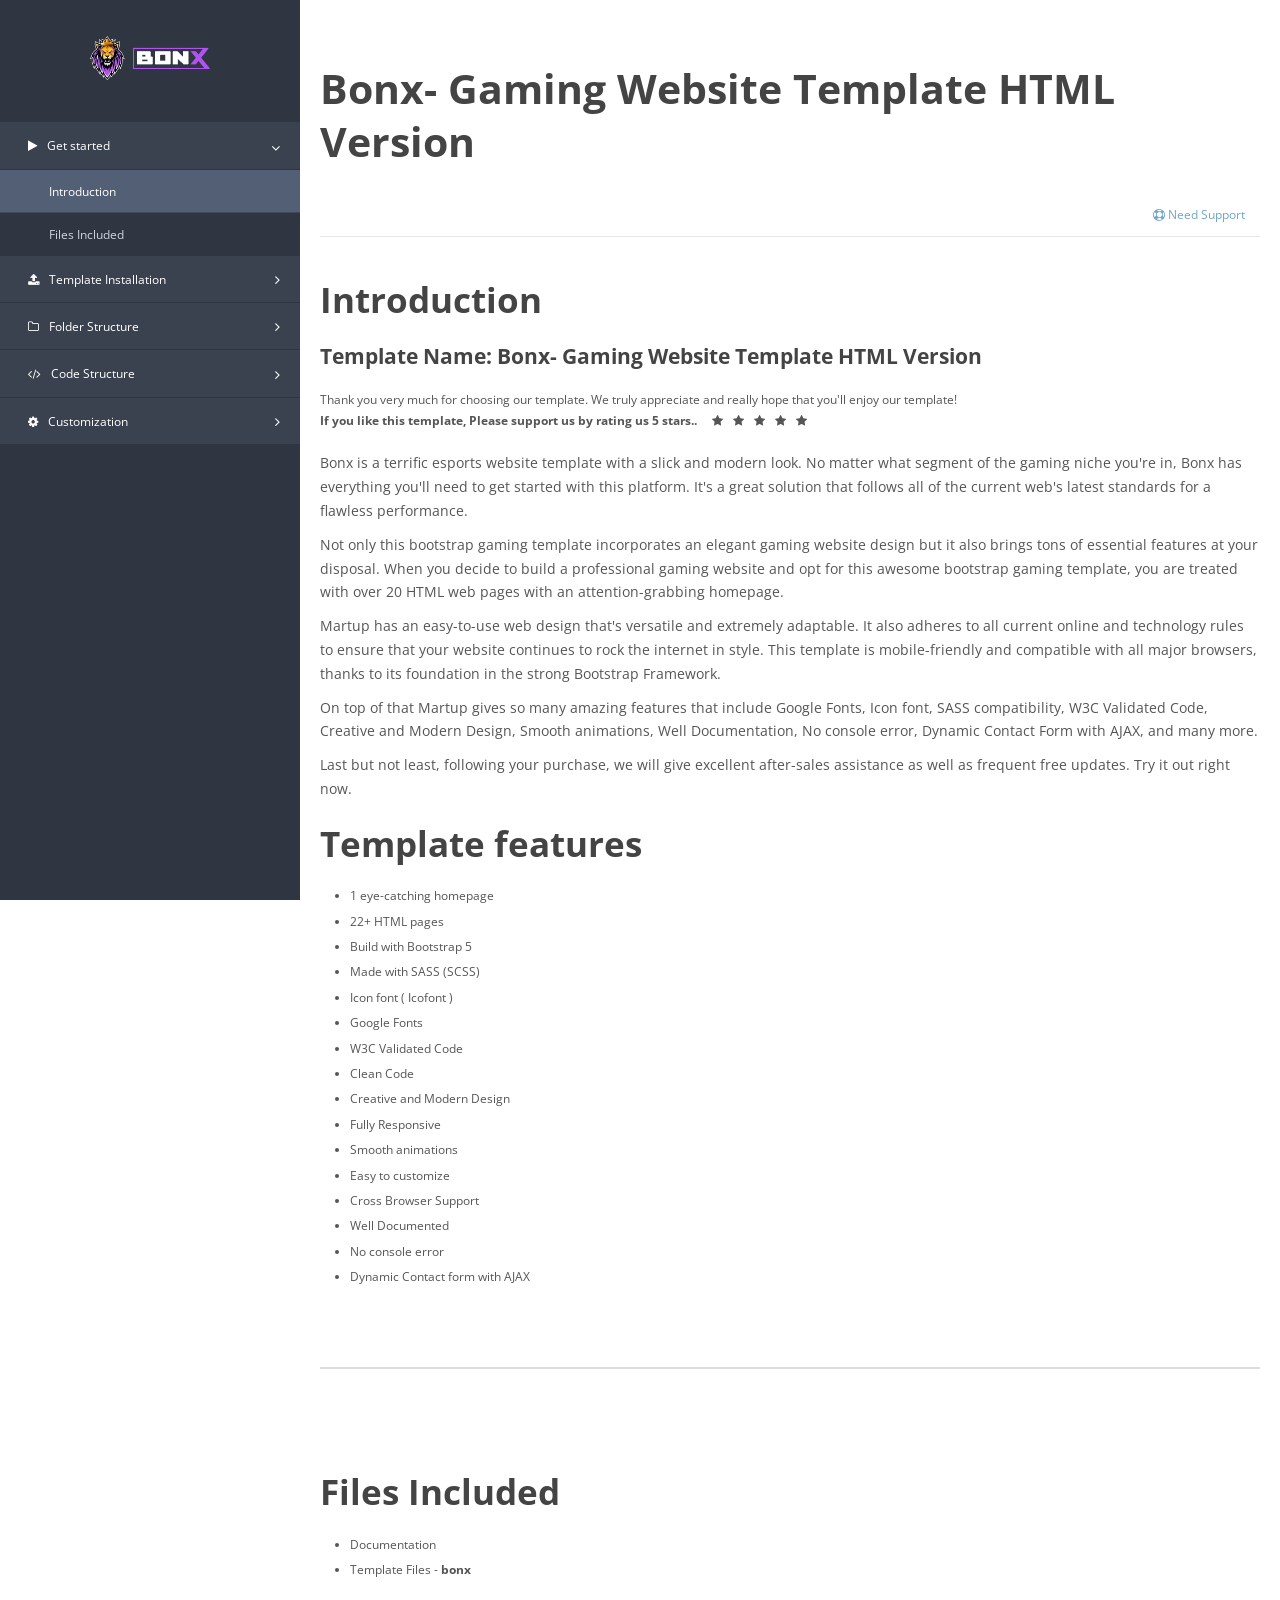
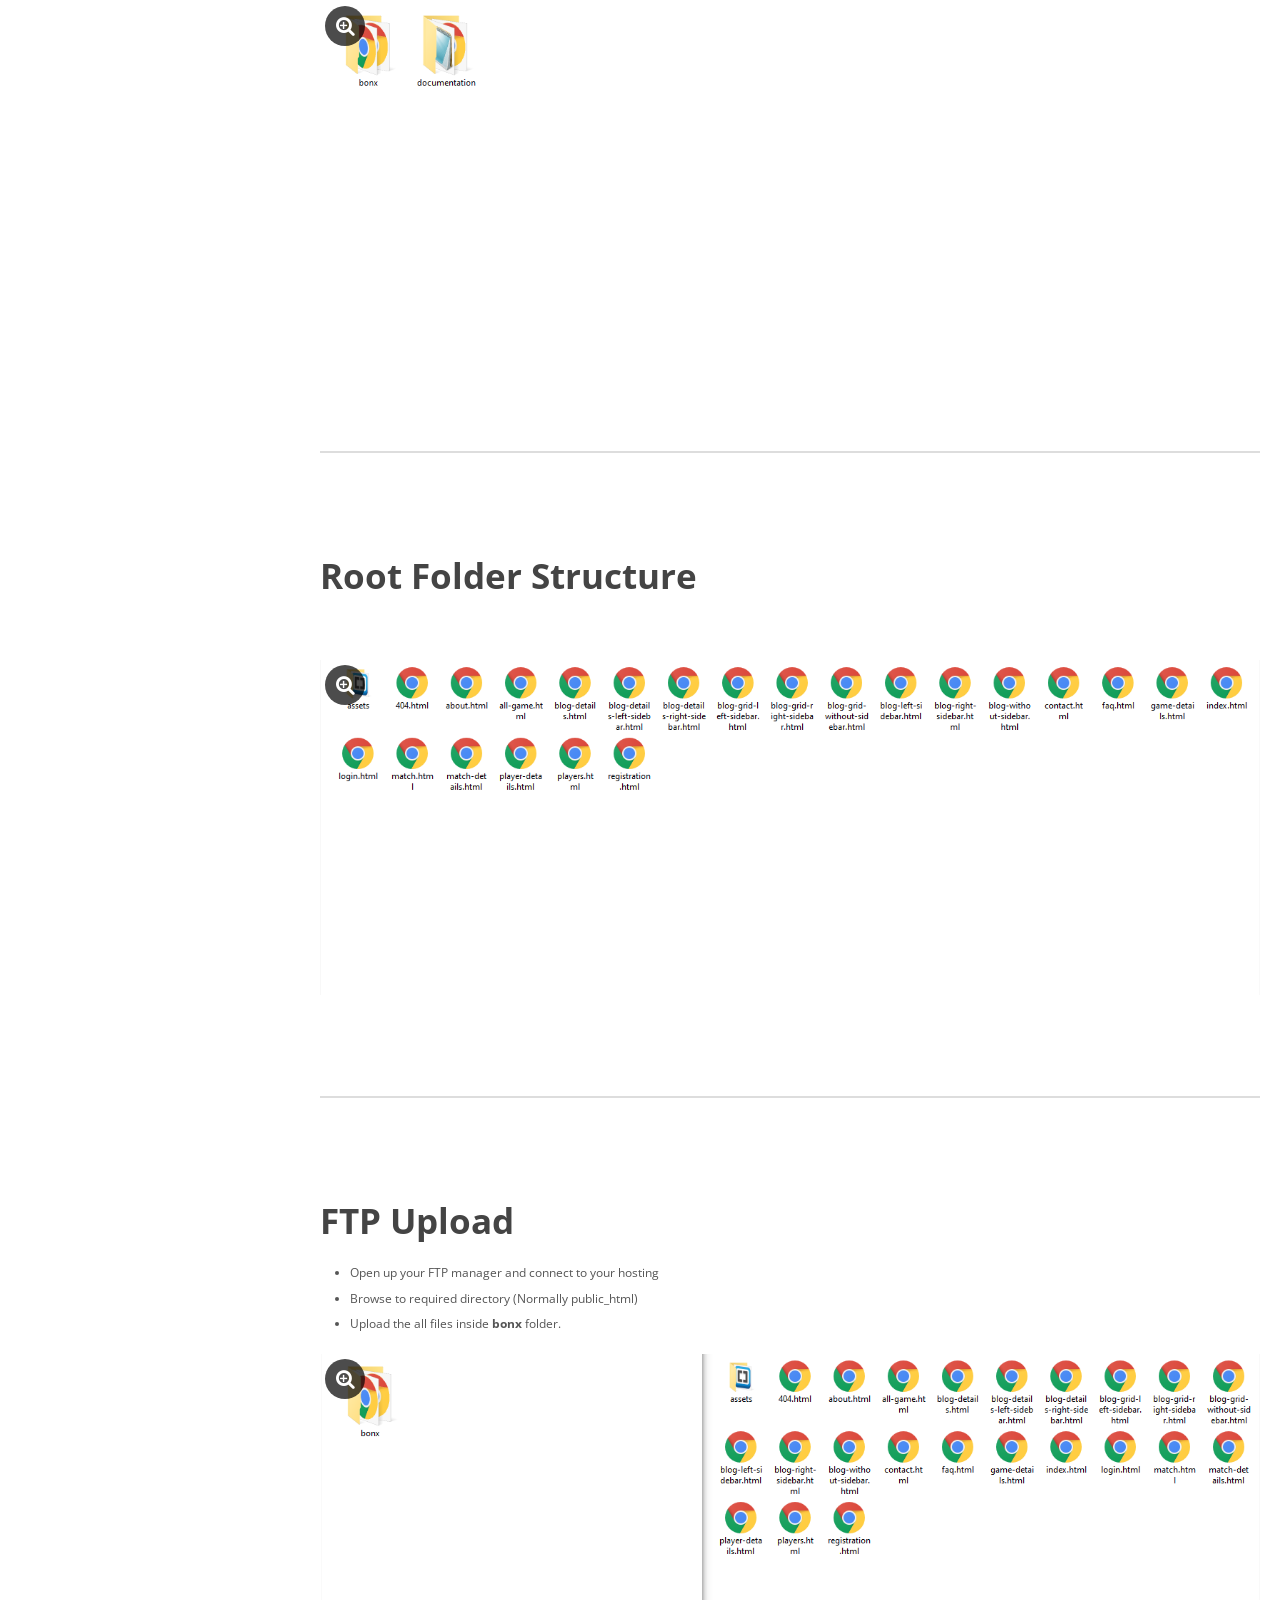
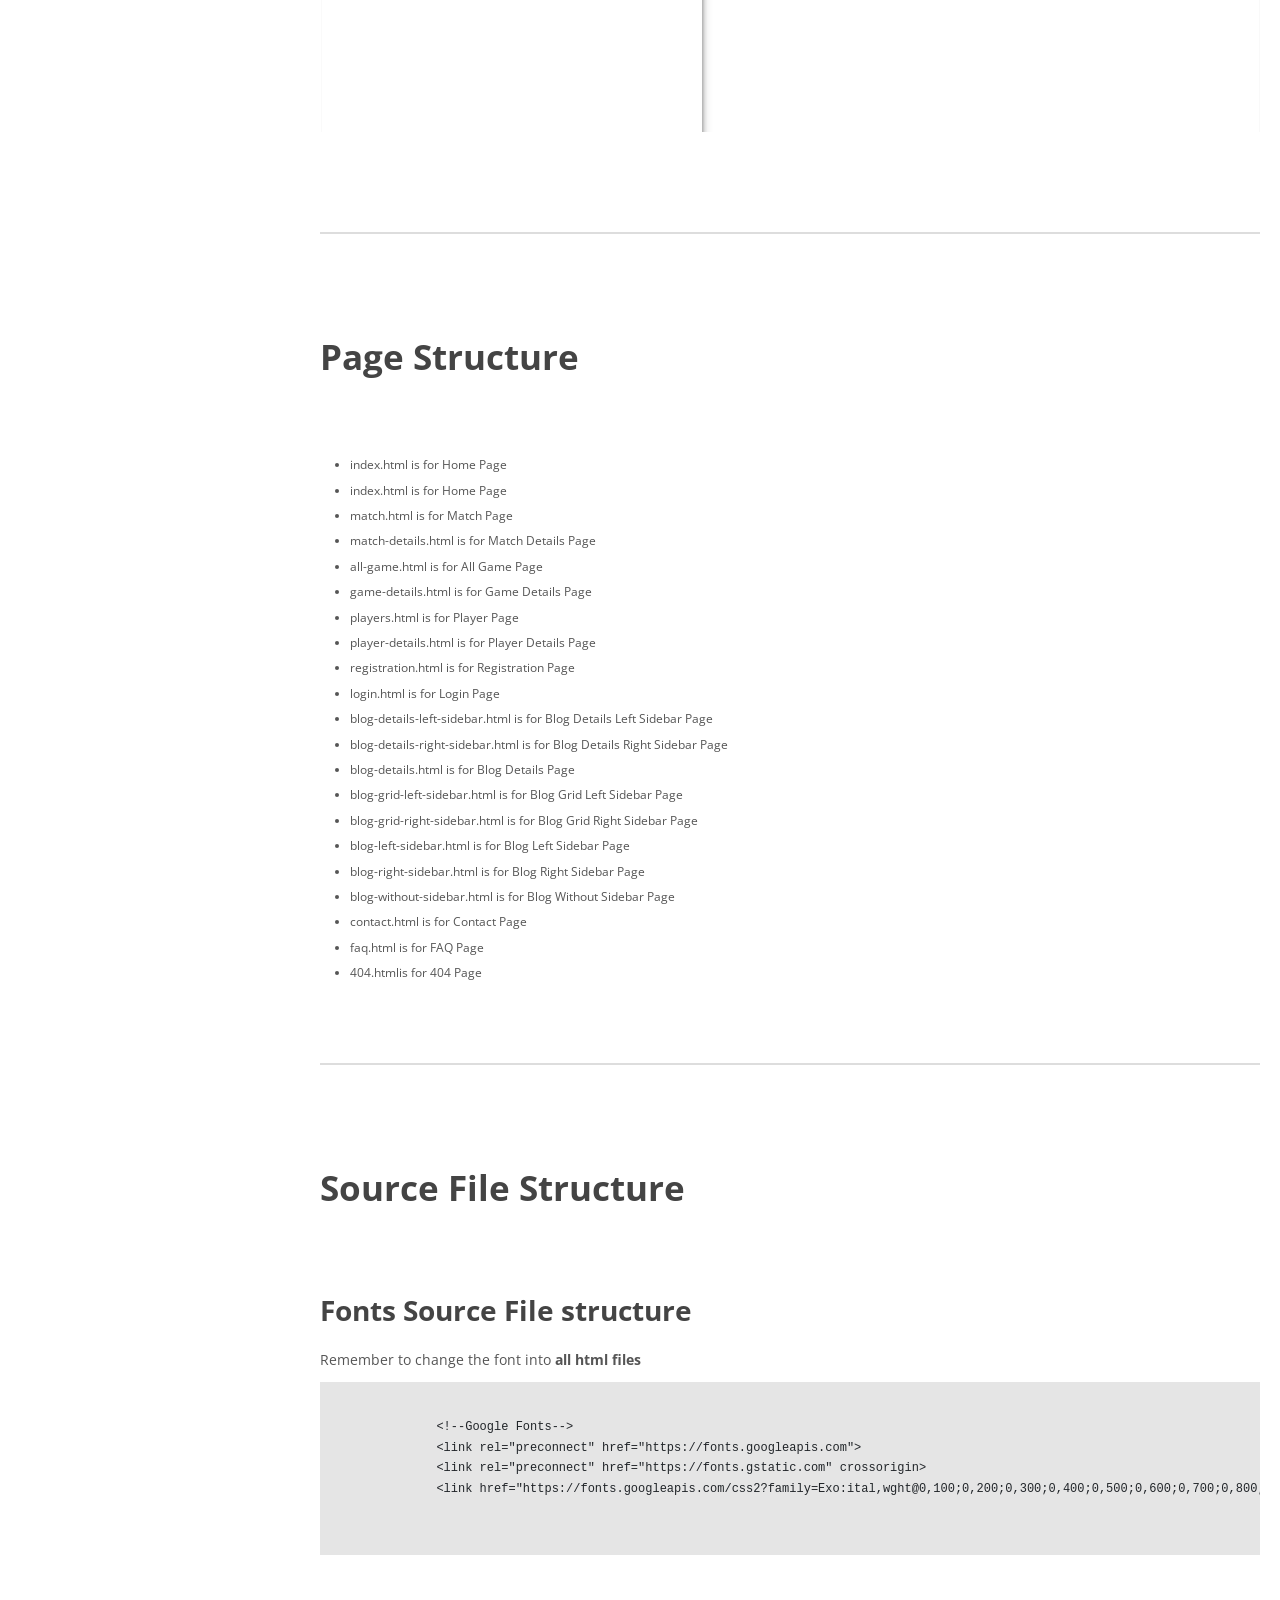
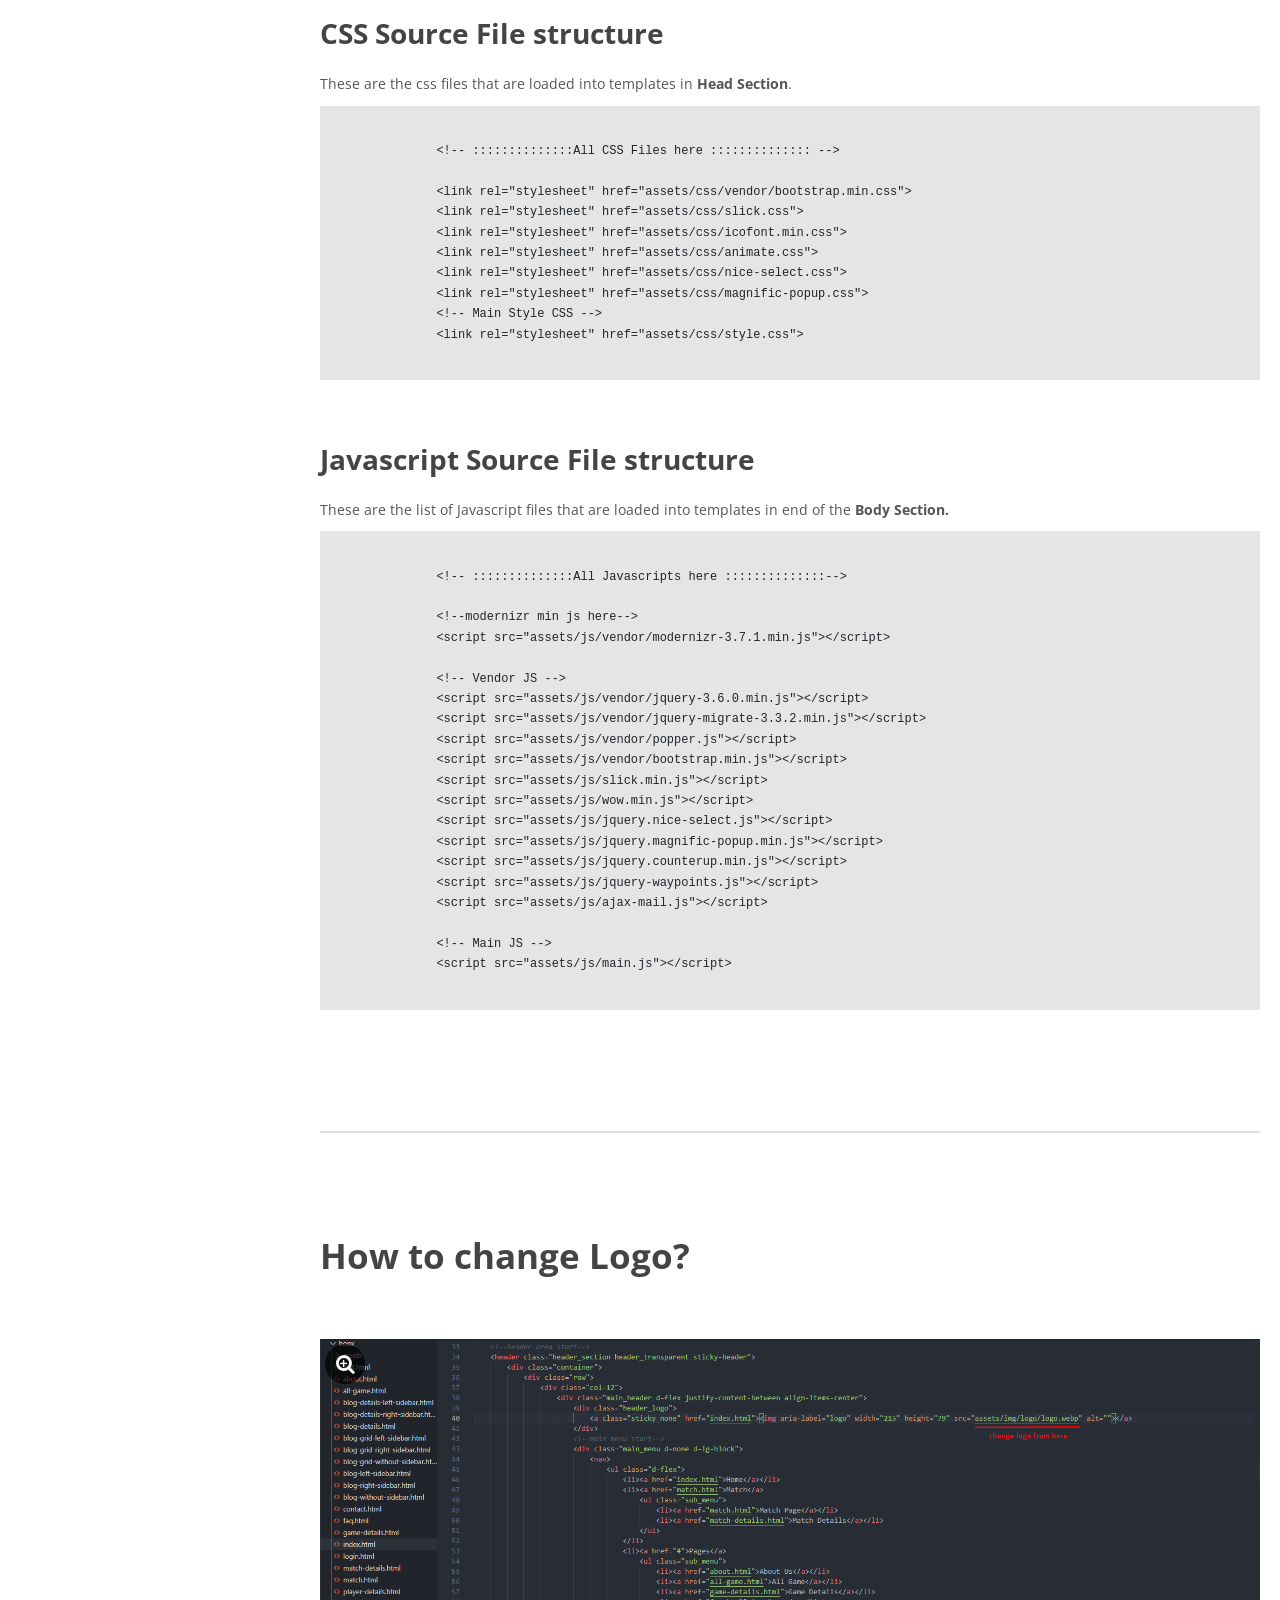
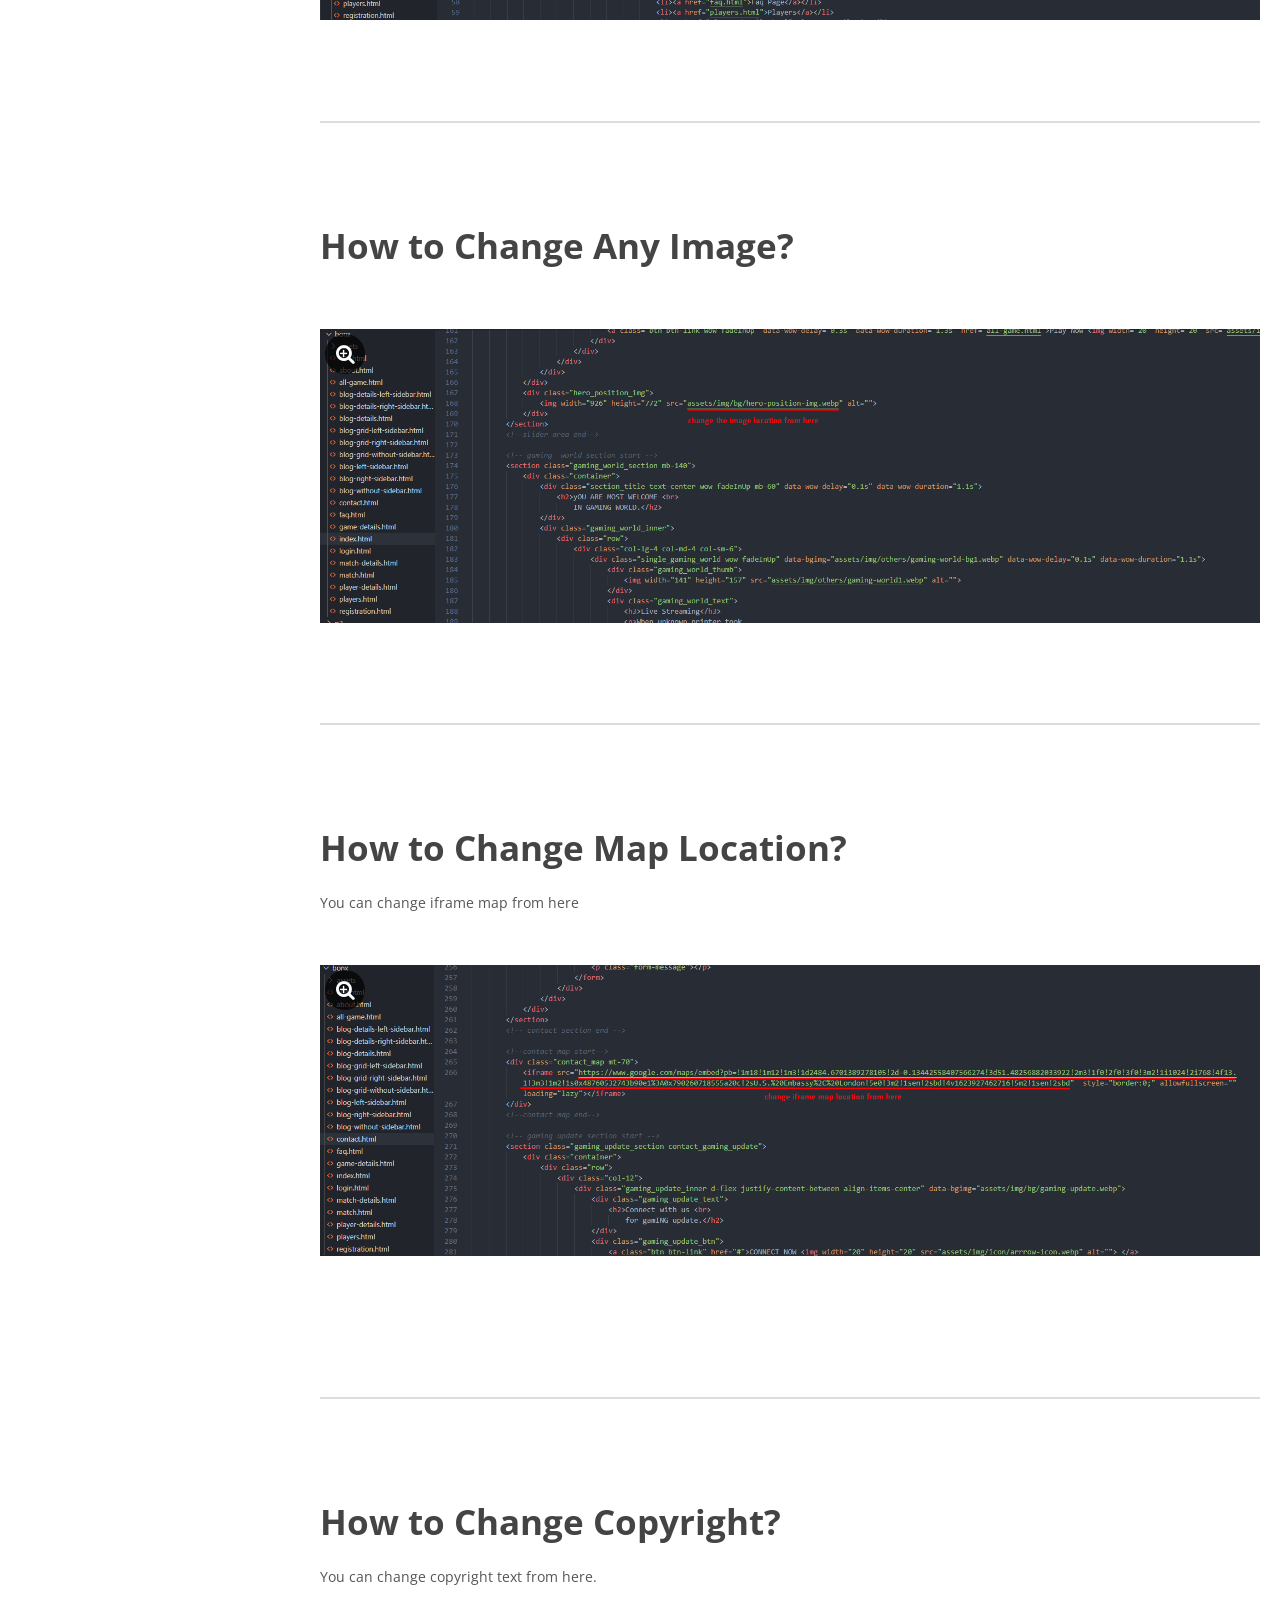
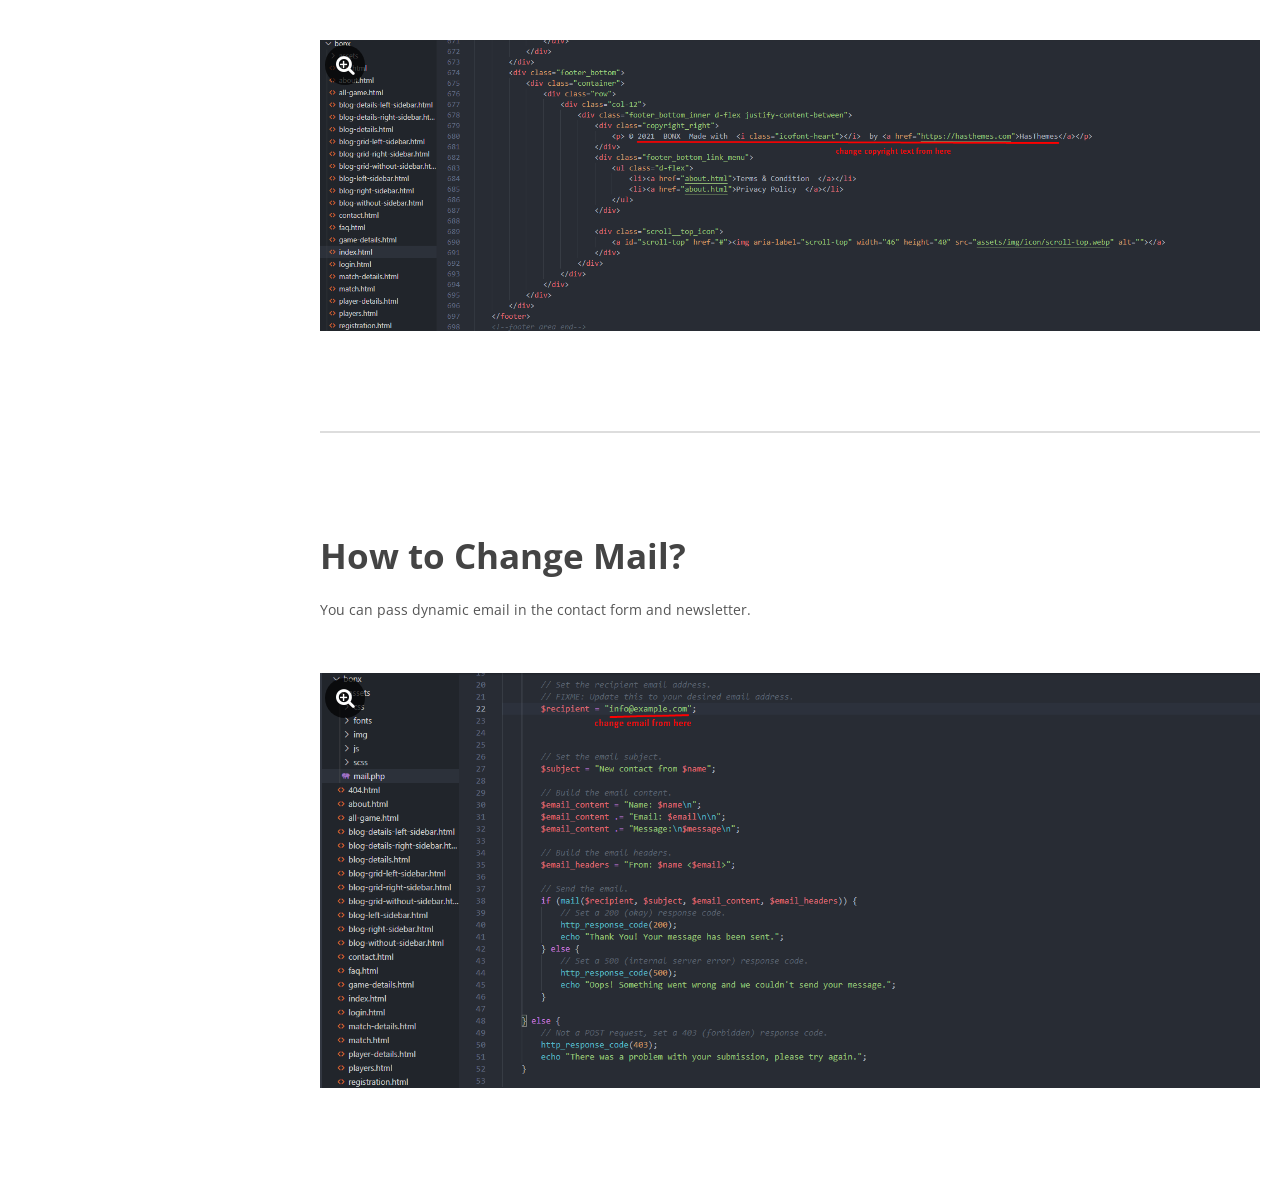
<file: documentation/index.html>
<!DOCTYPE html>
<html lang="en">

<head>
  <meta charset="UTF-8" />
  <meta name="viewport" content="width=device-width, initial-scale=1" />
  <title>Bonx- Gaming Website Template HTML Version</title>
  <!-- Favicon icon -->
  <link rel="icon" type="image/x-icon" href="images/favicon.ico" />
  <link rel="stylesheet" href="assets/jquery.fancybox.min.css" />
  <link href="http://fonts.googleapis.com/css?family=Open+Sans:400italic,400,700" rel="stylesheet" type="text/css" />
  <link rel="stylesheet" href="assets/bootstrap.min.css" />
  <link href="https://maxcdn.bootstrapcdn.com/font-awesome/4.4.0/css/font-awesome.min.css" rel="stylesheet" />
  <link rel="stylesheet" href="style.css" type="text/css" media="all" />
</head>

<body>
  <div class="body-wrapper container-fluid p-0">
    <!-- nav area -->
    <div class="nav-wrapper">
      <div class="logo-wrapper">
        <div class="logo-img">
          <img src="images/logo.webp" alt="">
        </div>
      </div>
      <div class="navigation" id="nav">
        <div class="nav-item active">
          <a class="nav-list-item"><i class="fa fa-play"></i>Get started</a>
          <div class="sub-nav">
            <a class="sub-nav-item active" href="#introduction">Introduction</a>
            <a class="sub-nav-item" href="#filesincluded">Files Included</a>
          </div>
        </div>
        <div class="nav-item">
          <a class="nav-list-item"><i class="fa fa-upload"></i>Template Installation</a>
          <div class="sub-nav">
            <a class="sub-nav-item" href="#install-steps">Installation Steps</a>
          </div>
        </div>
        <div class="nav-item">
          <a class="nav-list-item"><i class="fa fa-folder-o" href="#folder-structure"></i>Folder
            Structure</a>
          <div class="sub-nav">
            <a class="sub-nav-item" href="#root-folder-structure">Root Folder Structure</a>
          </div>
        </div>
        <div class="nav-item">
          <a class="nav-list-item"><i class="fa fa-code"></i>Code Structure</a>
          <div class="sub-nav">
            <a class="sub-nav-item" href="#page-structure">Page Structure</a>
            <a class="sub-nav-item" href="#sourcefile-structure">Source File Structure</a>
          </div>
        </div>
        <div class="nav-item">
          <a class="nav-list-item"><i class="fa fa-cog"></i>Customization</a>
          <div class="sub-nav">
            <a class="sub-nav-item" href="#logo-change">Change Logo</a>
            <a class="sub-nav-item" href="#content-change">Change Content & Images</a>
            <a class="sub-nav-item" href="#map-change">Change Map Location</a>
            <a class="sub-nav-item" href="#copyright-change">Change Copyright Text</a>
            <a class="sub-nav-item" href="#mail-change">Change Mail</a>
          </div>
        </div>
      </div>
    </div>

    <!-- content area -->
    <div class="content-wrapper" id="content">
      <div class="doc-hero-wrap">
        <div class="hero-wrap-inner">
          <h2 class="title">Bonx- Gaming Website Template HTML Version</h2>
        </div>
      </div>

      <div class="need-support">
        <a href="https://hasthemes.com/contact-us/" target="_blank"><i class="fa fa-support"></i>Need Support</a>
      </div>

      <!-- Getting start -->
      <div class="content-section" id="introduction" style="display: block;">
        <h3>Introduction</h3>
        <h5>Template Name: Bonx- Gaming Website Template HTML Version</h5>
        Thank you very much for choosing our template. We truly appreciate and
        really hope that you'll enjoy our template! <br />
        <strong>If you like this template, Please support us by rating us 5
          stars..</strong>&nbsp;&nbsp;&nbsp;&nbsp;&nbsp;<i class="fa fa-star"></i><i class="fa fa-star"></i><i
          class="fa fa-star"></i><i class="fa fa-star"></i><i class="fa fa-star"></i><br /><br />

          <p>Bonx is a terrific esports website template with a slick and modern look.  No matter what segment of the gaming niche you're in, Bonx has everything you'll need to get started with this platform. It's a great solution that follows all of the current web's latest standards for a flawless performance.</p>

          <p>Not only this bootstrap gaming template incorporates an elegant gaming website design but it also brings tons of essential features at your disposal. When you decide to build a professional gaming website and opt for this awesome bootstrap gaming template, you are treated with over 20 HTML web pages with an attention-grabbing homepage.</p>

          <p>Martup has an easy-to-use web design that's versatile and extremely adaptable. It also adheres to all current online and technology rules to ensure that your website continues to rock the internet in style. This template is mobile-friendly and compatible with all major browsers, thanks to its foundation in the strong Bootstrap Framework.</p>

          <p>On top of that Martup gives so many amazing features that include Google Fonts, Icon font, SASS compatibility, W3C Validated Code, Creative and Modern Design, Smooth animations, Well Documentation, No console error, Dynamic Contact Form with AJAX, and many more.</p>

          <p>Last but not least, following your purchase, we will give excellent after-sales assistance as well as frequent free updates. Try it out right now.</p>

        <h3>Template features</h3>
        <ul>
          <li>1 eye-catching homepage</li>
          <li>22+ HTML pages</li>
          <li>Build with Bootstrap 5</li>
          <li>Made with SASS (SCSS)</li>
          <li>Icon font ( Icofont )</li>
          <li>Google Fonts</li>
          <li>W3C Validated Code</li>
          <li>Clean Code</li>
          <li>Creative and Modern Design</li>
          <li>Fully Responsive</li>
          <li>Smooth animations</li>
          <li>Easy to customize</li>
          <li>Cross Browser Support</li>
          <li>Well Documented</li>
          <li>No console error</li>
          <li>Dynamic Contact form with AJAX</li>
        </ul>

      </div>
      <div class="content-section" id="filesincluded">
        <h3>Files Included</h3>
        <ul>
          <li>Documentation</li>
          <li>Template Files - <strong>bonx</strong></li>
        </ul>
        <a class="popup_image" data-fancybox="install-file" href="images/installation/1.png"><img
            src="images/installation/1.png" /></a>
      </div>
      <div class="content-section" id="root-folder-structure">
        <h3>Root Folder Structure</h3>
        <br />
        <br />
        <a class="popup_image" data-fancybox="install-file" href="images/folder-structure/1.png"><img
            src="images/folder-structure/1.png" /></a>
        <br />
        <br />
      </div>

      <div class="content-section" id="install-steps">
        <h3>FTP Upload</h3>
        <ul>
          <li>Open up your FTP manager and connect to your hosting</li>
          <li>Browse to required directory (Normally public_html)</li>
          <li>Upload the all files inside <strong>bonx</strong> folder.</li>
        </ul>
        <a class="popup_image" data-fancybox="install-file" href="images/folder-structure/2.png"><img
            src="images/folder-structure/2.png" /></a>
        <br />
        <br />
      </div>
      <div class="content-section" id="page-structure">
        <h3>Page Structure</h3>
        <br />
        <br />
        <ul>
            <li>index.html is for Home Page</li>
            <li>index.html is for Home Page</li>
            <li>match.html is for Match Page</li>
            <li>match-details.html is for Match Details Page</li>
            <li>all-game.html is for All Game Page</li>
            <li>game-details.html is for Game Details Page</li>
            <li>players.html is for Player Page</li>
            <li>player-details.html is for Player Details Page</li>
            <li>registration.html is for Registration Page</li>
            <li>login.html is for Login Page</li>
            <li>blog-details-left-sidebar.html is for Blog Details Left Sidebar Page</li>
            <li>blog-details-right-sidebar.html is for Blog Details Right Sidebar Page</li>
            <li>blog-details.html is for Blog Details Page</li>
            <li>blog-grid-left-sidebar.html is for Blog Grid Left Sidebar Page</li>
            <li>blog-grid-right-sidebar.html is for Blog Grid Right Sidebar Page</li>
            <li>blog-left-sidebar.html is for Blog Left Sidebar Page</li>
            <li>blog-right-sidebar.html is for Blog Right Sidebar Page</li>
            <li>blog-without-sidebar.html is for Blog Without Sidebar Page</li>
            <li>contact.html is for Contact Page</li>
            <li>faq.html is for FAQ Page</li>
            <li>404.htmlis for 404 Page</li>
            
          </ul>
      </div>
      <div class="content-section" id="sourcefile-structure">
        <h3>Source File Structure</h3>
        <br />
        <br />
          <h4>Fonts Source File structure</h4>
          <p>Remember to change the font into <strong>all html files</strong></p>
          <pre class="pre-format">            
            &lt;!--Google Fonts--&gt;
            &lt;link rel="preconnect" href="https://fonts.googleapis.com"&gt;
            &lt;link rel="preconnect" href="https://fonts.gstatic.com" crossorigin&gt;
            &lt;link href="https://fonts.googleapis.com/css2?family=Exo:ital,wght@0,100;0,200;0,300;0,400;0,500;0,600;0,700;0,800;0,900;1,100;1,200;1,300;1,400;1,500;1,600;1,700;1,800;1,900&family=Metal+Mania&display=swap" rel="stylesheet"&gt;
        
          </pre>  
          <br />
          <br />
          <h4>CSS Source File structure</h4>
          <p>These are the css files that are loaded into templates in  <strong>Head Section</strong>.</p>
          <pre class="pre-format">            
            &lt;!-- ::::::::::::::All CSS Files here :::::::::::::: --&gt;

            &lt;link rel="stylesheet" href="assets/css/vendor/bootstrap.min.css"&gt;
            &lt;link rel="stylesheet" href="assets/css/slick.css"&gt;
            &lt;link rel="stylesheet" href="assets/css/icofont.min.css"&gt;
            &lt;link rel="stylesheet" href="assets/css/animate.css"&gt;
            &lt;link rel="stylesheet" href="assets/css/nice-select.css"&gt;
            &lt;link rel="stylesheet" href="assets/css/magnific-popup.css"&gt;
            &lt;!-- Main Style CSS --&gt;
            &lt;link rel="stylesheet" href="assets/css/style.css"&gt;
          </pre>        
        <br />
        <br />
          <h4>Javascript Source File structure</h4>
          <p>These are the list of Javascript files that are loaded into templates in end of the <strong>Body Section.</strong></p>
          <pre class="pre-format">        
            &lt;!-- ::::::::::::::All Javascripts here ::::::::::::::-->

            &lt;!--modernizr min js here--&gt;
            &lt;script src="assets/js/vendor/modernizr-3.7.1.min.js"&gt;&lt;/script&gt;

            &lt;!-- Vendor JS --&gt;
            &lt;script src="assets/js/vendor/jquery-3.6.0.min.js"&gt;&lt;/script&gt;
            &lt;script src="assets/js/vendor/jquery-migrate-3.3.2.min.js"&gt;&lt;/script&gt;
            &lt;script src="assets/js/vendor/popper.js"&gt;&lt;/script&gt;
            &lt;script src="assets/js/vendor/bootstrap.min.js"&gt;&lt;/script&gt;
            &lt;script src="assets/js/slick.min.js"&gt;&lt;/script&gt;
            &lt;script src="assets/js/wow.min.js"&gt;&lt;/script&gt;
            &lt;script src="assets/js/jquery.nice-select.js"&gt;&lt;/script&gt;
            &lt;script src="assets/js/jquery.magnific-popup.min.js"&gt;&lt;/script&gt;
            &lt;script src="assets/js/jquery.counterup.min.js"&gt;&lt;/script&gt;
            &lt;script src="assets/js/jquery-waypoints.js"&gt;&lt;/script&gt;
            &lt;script src="assets/js/ajax-mail.js"&gt;&lt;/script&gt;

            &lt;!-- Main JS --&gt;
            &lt;script src="assets/js/main.js"&gt;&lt;/script&gt;
        </pre>

        <br />
        <br />
      </div>
      <div class="content-section" id="logo-change">
        <h3>How to change Logo?</h3>
        <br />
        <br />
        <a class="popup_image" data-fancybox="install-file" href="images/customization/logo.png"><img
            src="images/customization/logo.png" /></a>
        <br />
        <br />
      </div>
      <div class="content-section" id="content-change">
        <h3>How to Change Any Image?</h3>
        <br />
        <br />
        <a class="popup_image" data-fancybox="install-file" href="images/customization/data.png"><img
            src="images/customization/data.png" /></a>
        <br />
        <br />
      </div>
      <div class="content-section" id="map-change">
        <h3>How to Change Map Location?</h3>
        <p>
          You can change iframe map from here
        </p>
        <br />
        <br />
        <a class="popup_image" data-fancybox="install-file" href="images/customization/map.png"><img
            src="images/customization/map.png" /></a>
        <br />
        <br />

        <br />
        <br />
      </div>
      <div class="content-section" id="copyright-change">
        <h3>How to Change Copyright?</h3>
        <p>
          You can change copyright text from here.
        </p>
        <br />
        <br />
        <a class="popup_image" data-fancybox="install-file" href="images/customization/copyright.png"><img
            src="images/customization/copyright.png" /></a>

        <br />
        <br />
      </div>
      <div class="content-section" id="mail-change">
        <h3>How to Change Mail?</h3>
        <p>
          You can pass dynamic email in the contact form and newsletter.
        </p>
        <br />
        <br />
        <a class="popup_image" data-fancybox="install-file" href="images/customization/newsletter.png"><img
            src="images/customization/newsletter.png" /></a>

        <br />
        <br />
      </div>
    </div>
  </div>
  <!-- body-wrapper -->
  <script type="text/javascript" src="assets/jquery.js"></script>
  <script type="text/javascript" src="assets/bootstrap.min.js"></script>
  <script type="text/javascript" src="assets/jquery.fancybox.min.js"></script>
  <script type="text/javascript" src="assets/script.js"></script>
</body>

</html>
</file>
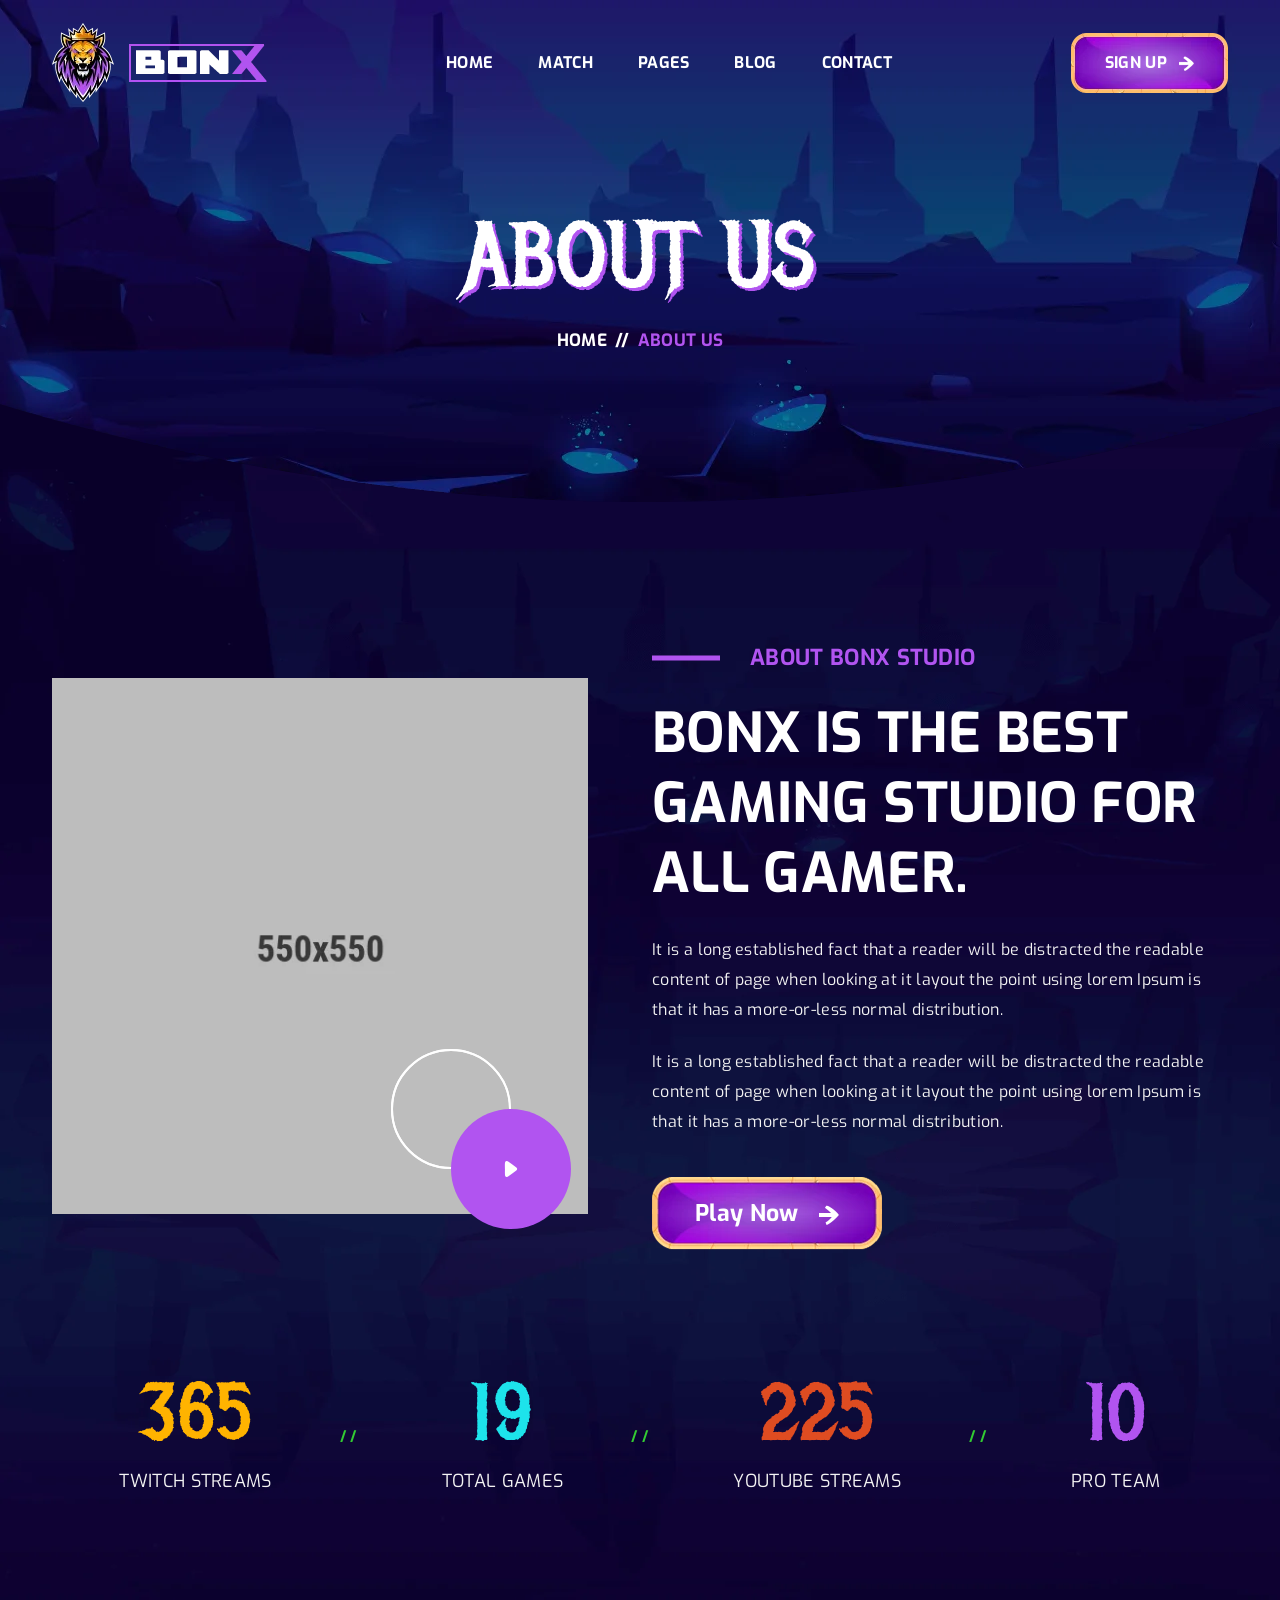
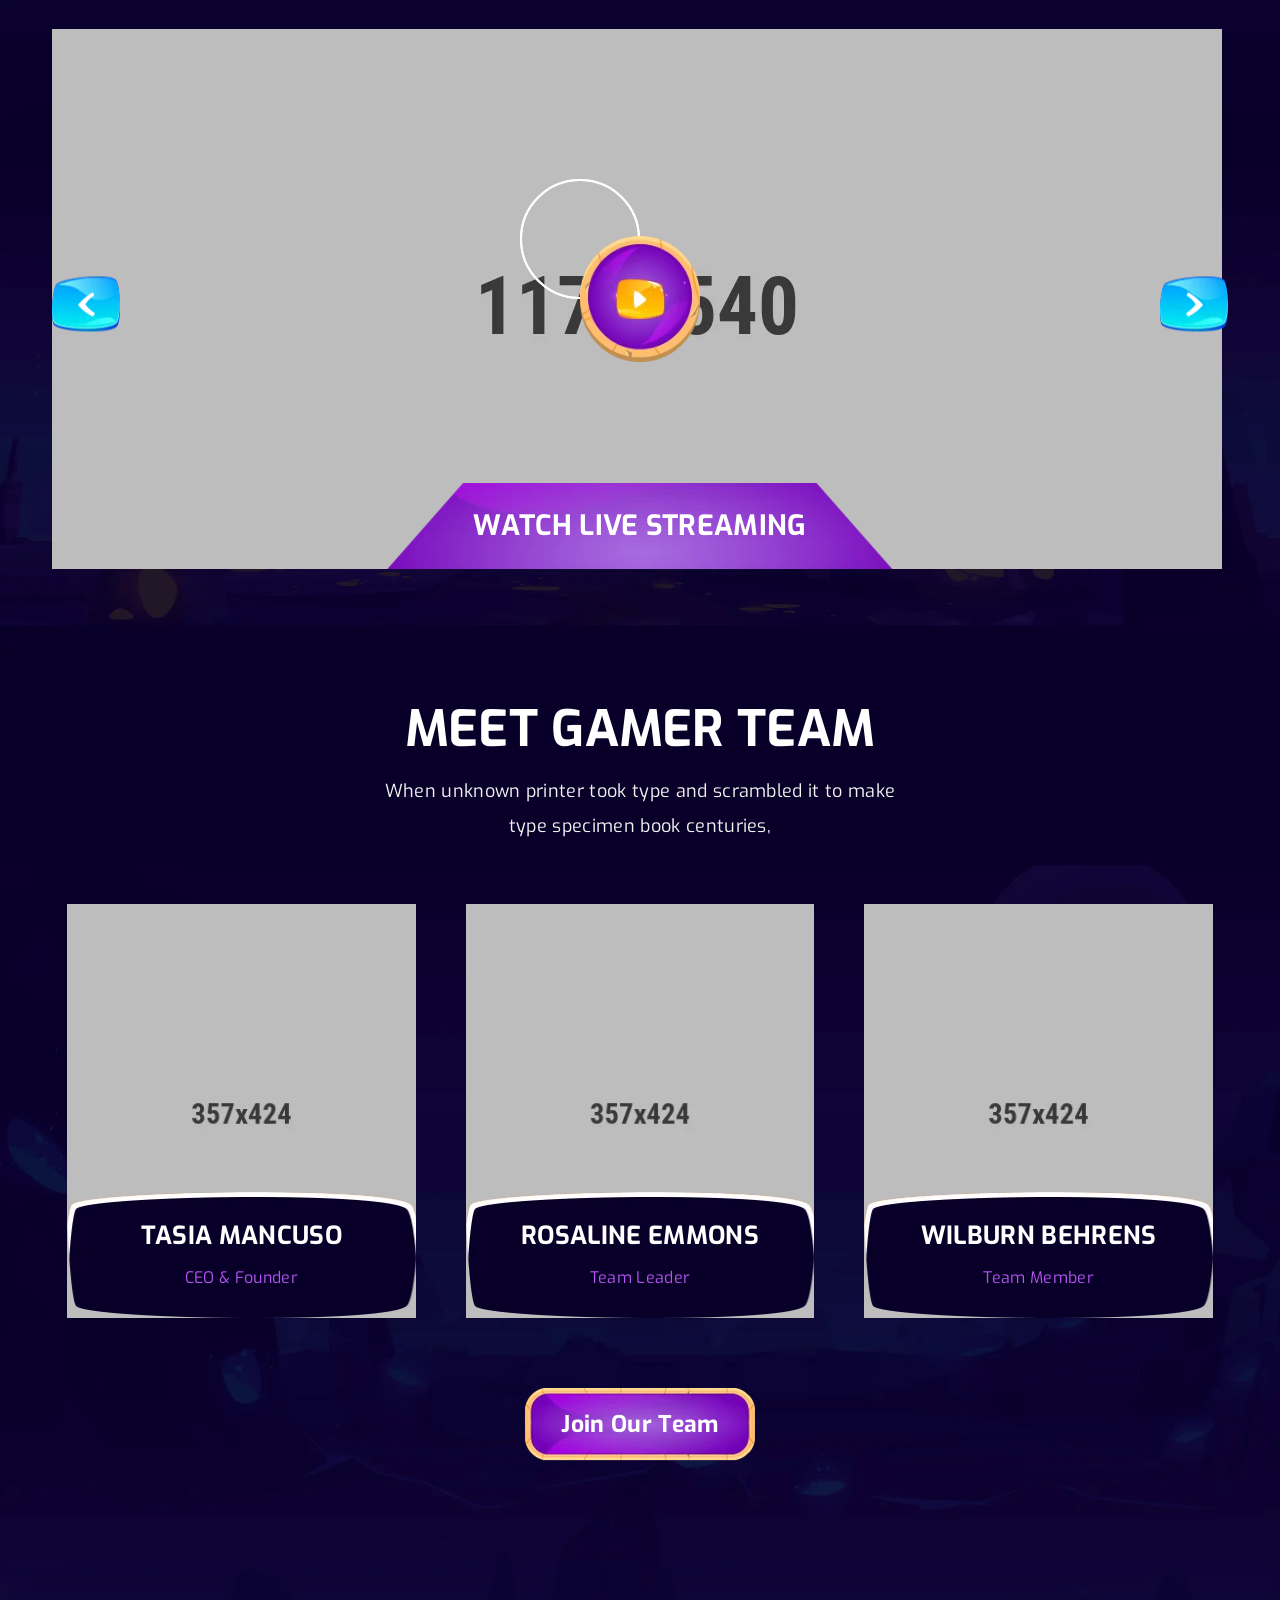
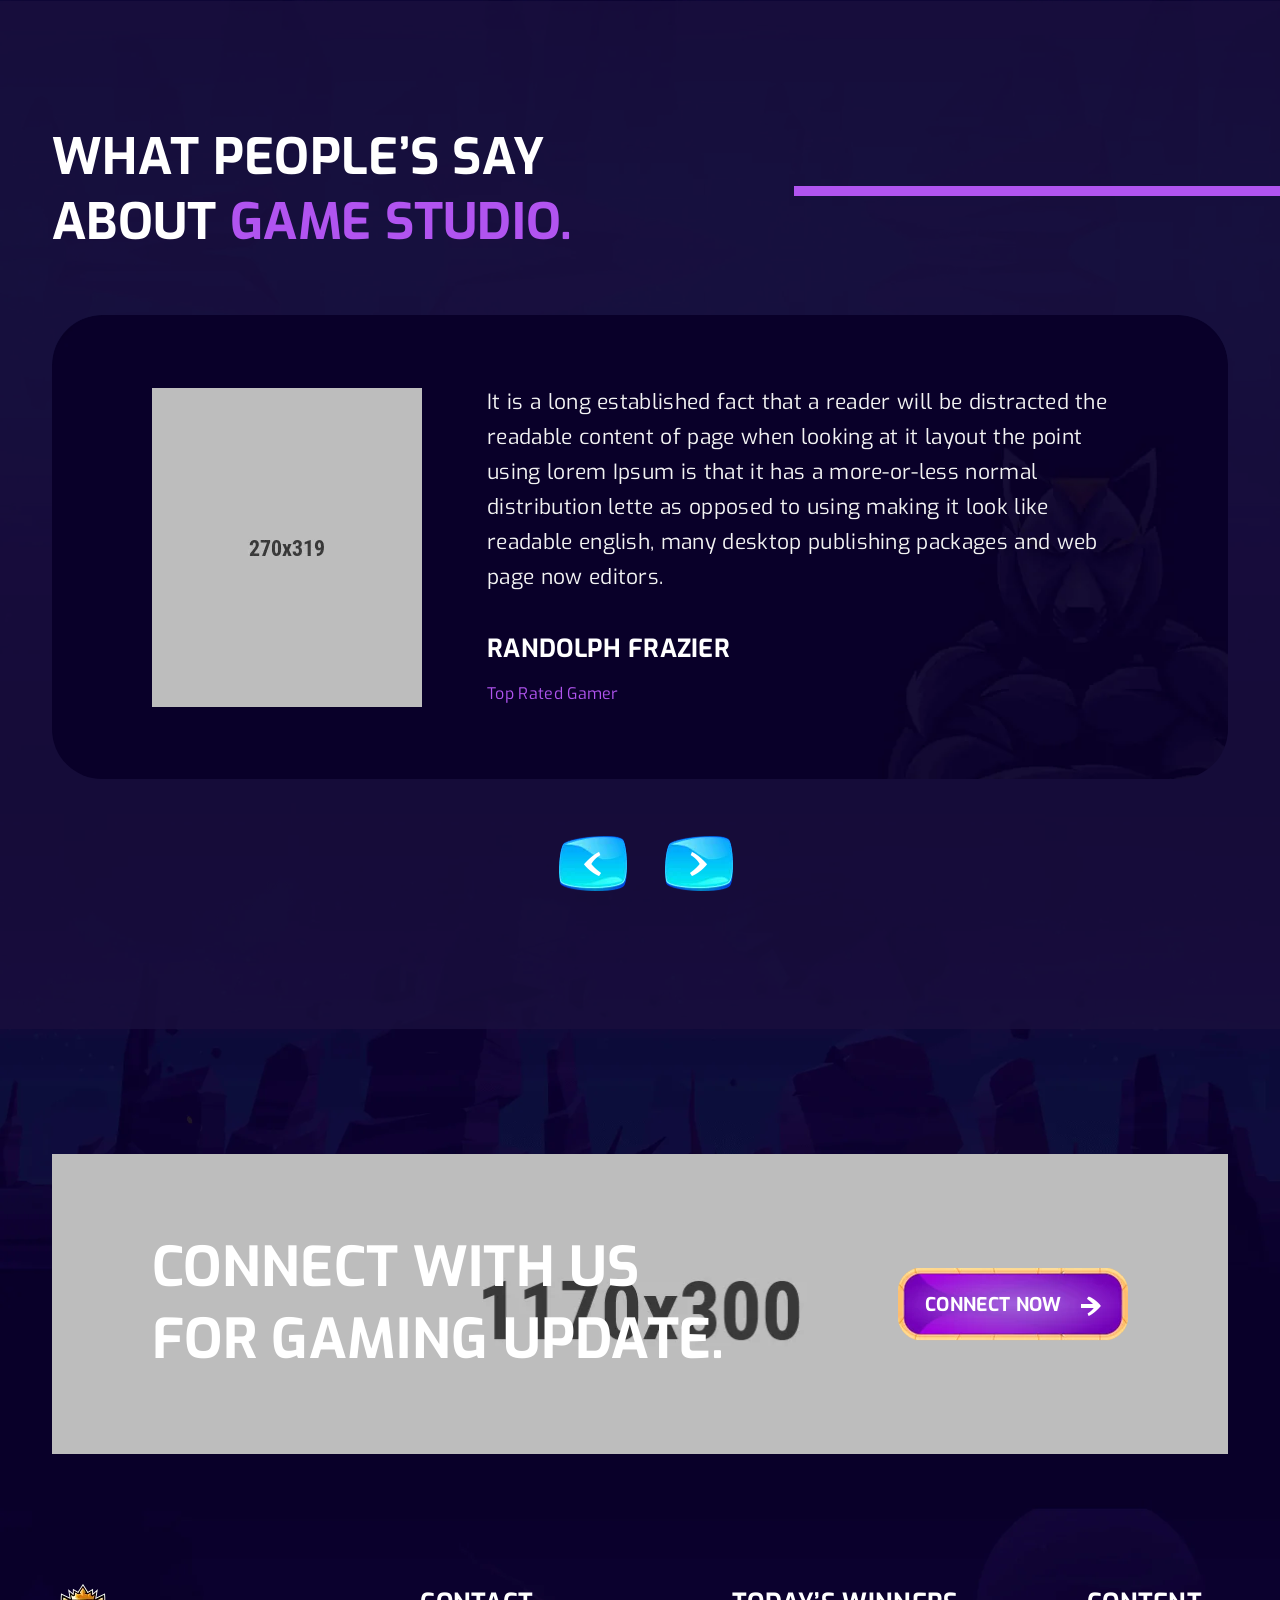
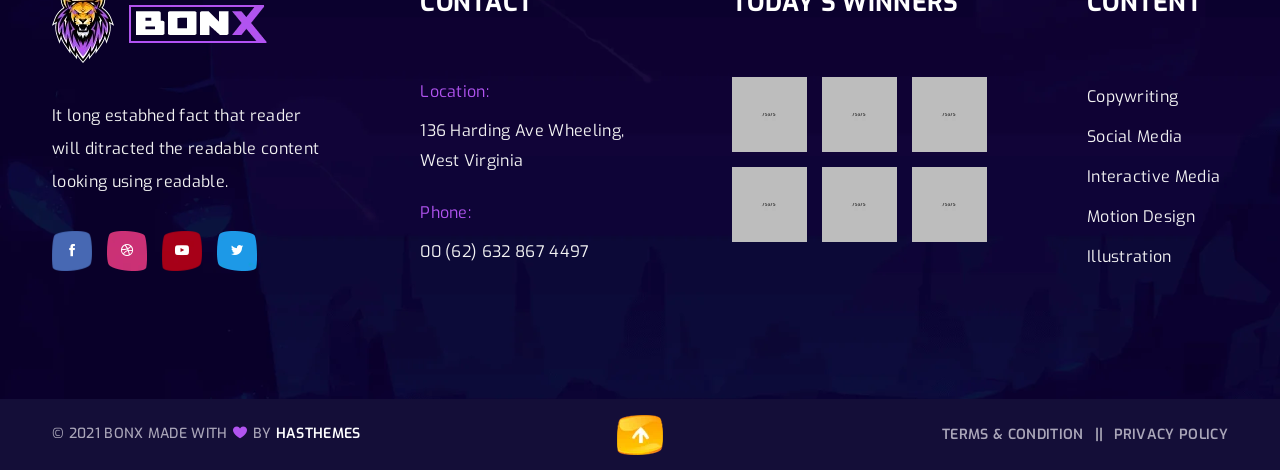
<file: about.html>
<!doctype html>
<html class="no-js" lang="en">

<head>
    <meta charset="utf-8">
    <meta http-equiv="x-ua-compatible" content="ie=edge">
    <title>Bonx - Gaming Website Template HTML Version</title>
    <meta name="description" content="Bonx is a terrific esports website template with a slick and modern look.  It’s a robust gaming HTML template for bloggers and online gamers who want to share their enthusiasm for games on the internet."/>
    <meta name="keywords" content="	bootstrap, clean, esports, game, game portal, Game website, gamer, games, gaming, magazine, match, modern, online game, sport, sports">
    <meta name="author" content="Code Carnival">
    <meta name="viewport" content="width=device-width, initial-scale=1">
    
    <!-- Add site Favicon -->
    <link rel="shortcut icon" href="assets/img/favicon.ico" type="image/png">

    <!-- CSS 
    ========================= -->
    <link rel="preconnect" href="https://fonts.googleapis.com">
    <link rel="preconnect" href="https://fonts.gstatic.com" crossorigin>
    <link href="https://fonts.googleapis.com/css2?family=Exo:ital,wght@0,100;0,200;0,300;0,400;0,500;0,600;0,700;0,800;0,900;1,100;1,200;1,300;1,400;1,500;1,600;1,700;1,800;1,900&family=Metal+Mania&display=swap" rel="stylesheet">

    <link rel="stylesheet" href="assets/css/vendor/bootstrap.min.css">
    <link rel="stylesheet" href="assets/css/slick.css">
    <link rel="stylesheet" href="assets/css/icofont.min.css">
    <link rel="stylesheet" href="assets/css/animate.css">
    <link rel="stylesheet" href="assets/css/nice-select.css">
    <link rel="stylesheet" href="assets/css/magnific-popup.css">
    <!-- Main Style CSS -->
    <link rel="stylesheet" href="assets/css/style.css">
</head>

<body class="body__bg" data-bgimg="assets/img/bg/body-bg2.webp">
   
  
    <!--header area start-->
    <header class="header_section header_transparent sticky-header">
        <div class="container">
            <div class="row">
                <div class="col-12">
                    <div class="main_header d-flex justify-content-between align-items-center">
                        <div class="header_logo">
                            <a class="sticky_none" href="index.html"><img aria-label="logo" width="215" height="79" src="assets/img/logo/logo.webp" alt=""></a>
                        </div>
                        <!--main menu start-->
                        <div class="main_menu d-none d-lg-block"> 
                            <nav>  
                                <ul class="d-flex">
                                    <li><a href="index.html">Home</a></li> 
                                    <li><a href="match.html">Match</a>
                                        <ul class="sub_menu">
                                            <li><a href="match.html">Match Page</a></li>
                                            <li><a href="match-details.html">Match Details</a></li>
                                        </ul>
                                    </li>
                                    <li><a href="#">Pages</a>
                                        <ul class="sub_menu">
                                            <li><a href="about.html">About Us</a></li>
                                            <li><a href="all-game.html">All Game</a></li>
                                            <li><a href="game-details.html">Game Details</a></li>
                                            <li><a href="faq.html">Faq Page</a></li>
                                            <li><a href="players.html">Players</a></li>
                                            <li><a href="player-details.html">Player Details</a></li>
                                            <li><a href="registration.html">Sign Up</a></li>
                                            <li><a href="login.html">Login</a></li>
                                            <li><a href="404.html">Error 404</a></li>
                                        </ul>
                                    </li>
                                    <li><a href="blog-left-sidebar.html">blog</a>
                                        <ul class="sub_menu">
                                            <li><a href="blog-left-sidebar.html">Blog Left Sidebar</a></li>
                                            <li><a href="blog-right-sidebar.html">Blog Right Sidebar</a></li>
                                            <li><a href="blog-without-sidebar.html">Blog Without Sidebar</a></li>
                                             <li><a href="blog-grid-left-sidebar.html">Blog Grid Left Sidebar</a></li>
                                            <li><a href="blog-grid-right-sidebar.html">Blog Grid Right Sidebar</a></li>
                                            <li><a href="blog-grid-without-sidebar.html">Blog Grid Without Sidebar</a></li>
                                            <li><a href="blog-details-left-sidebar.html">Blog Details Left Sidebar</a></li>
                                            <li><a href="blog-details-right-sidebar.html">Blog Details Right Sidebar</a></li>
                                            <li><a href="blog-details.html">Blog Details</a></li>
                                        </ul>
                                    </li>
                                    <li><a href="contact.html">Contact</a></li>
                                </ul>  
                            </nav>
                        </div>
                        <!--main menu end-->
                        <div class="header_right_sidebar d-flex align-items-center">
                            <div class="sing_up_btn">
                                <a class="btn btn-link" href="registration.html">SIGN UP <img width="15" height="15" src="assets/img/icon/arrrow-icon2.webp" alt=""> </a>
                            </div>
                            <div class="canvas_open">
                                <button type="button" data-bs-toggle="offcanvas" data-bs-target="#offcanvasMenu"><i class="icofont-navigation-menu"></i></button>
                            </div>
                        </div>
                    </div>
                </div>
            </div>
        </div>
    </header>
    <!--header area end-->

    <!--offcanvas menu area start-->
    <div class="offcanvas offcanvas-start" tabindex="-1" id="offcanvasMenu">
        <div class="offcanvas-header justify-content-end">
            <button type="button" class="btn-close text-reset" data-bs-dismiss="offcanvas" aria-label="Close"></button>
        </div>
        <div class="offcanvas-body">
            <ul class="offcanvas_main_menu">
                <li class="menu-item-has-children active">
                    <a href="index.html">Home</a>
                </li>
                <li class="menu-item-has-children"><a href="#">Match</a>
                    <ul class="sub-menu">
                        <li><a href="match.html">Match Page</a></li>
                        <li><a href="match-details.html">Match Details</a></li>
                    </ul>
                </li>
                <li class="menu-item-has-children"><a href="#">Pages</a>
                    <ul class="sub-menu">
                        <li><a href="about.html">About Us</a></li>
                        <li><a href="all-game.html">All Game</a></li>
                        <li><a href="game-details.html">Game Details</a></li>
                        <li><a href="faq.html">Faq Page</a></li>
                        <li><a href="players.html">Players</a></li>
                        <li><a href="player-details.html">Player Details</a></li>
                                            <li><a href="registration.html">Sign Up</a></li>
                                            <li><a href="login.html">Login</a></li>
                        <li><a href="404.html">Error 404</a></li>
                    </ul>
                </li>
                <li class="menu-item-has-children">
                    <a href="#">blog</a>
                    <ul class="sub-menu">
                        <li><a href="blog-left-sidebar.html">Blog Left Sidebar</a></li>
                        <li><a href="blog-right-sidebar.html">Blog Right Sidebar</a></li>
                        <li><a href="blog-without-sidebar.html">Blog Without Sidebar</a></li>
                            <li><a href="blog-grid-left-sidebar.html">Blog Grid Left Sidebar</a></li>
                            <li><a href="blog-grid-right-sidebar.html">Blog Grid Right Sidebar</a></li>
                        <li><a href="blog-grid-without-sidebar.html">Blog Grid Without Sidebar</a></li>
                        <li><a href="blog-details-left-sidebar.html">Blog Details Left Sidebar</a></li>
                        <li><a href="blog-details-right-sidebar.html">Blog Details Right Sidebar</a></li>
                        <li><a href="blog-details.html">Blog Details</a></li>
                    </ul>
                </li>
                <li class="menu-item-has-children"><a href="contact.html">Contact Us</a></li>
            </ul>
        </div>
    </div>
    <!--offcanvas menu area end-->

    <!-- breadcrumbs area start -->
    <div class="breadcrumbs_aree breadcrumbs_bg mb-140" data-bgimg="assets/img/bg/breadcrumbs-bg.webp">
        <div class="container">
            <div class="row">
                <div class="col-12">
                    <div class="breadcrumbs_text text-center">
                        <h1>about us</h1>
                        <ul class="d-flex justify-content-center">
                            <li><a href="index.html">Home </a></li>
                            <li> <span>//</span></li>
                            <li>  about us</li>
                        </ul>
                    </div>
                </div>
            </div>
        </div>
    </div>
    <!-- breadcrumbs area end -->

    <!-- page wrapper start -->
    <div class="page_wrapper">

        <!-- about section start -->
        <section class="about_section">
            <div class="container">
                <div class="row align-items-center">
                    <div class="col-lg-6">
                        <div class="about_thumb wow fadeInUp" data-wow-delay="0.1s" data-wow-duration="1.1s">
                            <img width="550" height="550" src="assets/img/others/about-thumb.webp" alt="">
                            <div class="about_video_btn">
                                <a class="video_popup" href="https://www.youtube.com/watch?v=eS9Qm4AOOBY">
                                    <i class="icofont-ui-play"></i>
                                </a>
                            </div>
                        </div>
                    </div>
                    <div class="col-lg-6">
                        <div class="about_sidebar wow fadeInUp" data-wow-delay="0.2s" data-wow-duration="1.2s">
                            <div class="about_title">
                                <h5>ABOUT BONX STUDIO</h5>
                                <h2>bonx is the best gaming studio for all gamer.</h2>
                            </div>
                            <div class="about_desc">
                                <p>It is a long established fact that a reader will be distracted the readable
                                content of page when looking at it layout the point using lorem Ipsum is that
                                it has a more-or-less normal distribution.</p>
                                <p>It is a long established fact that a reader will be distracted the readable
                                content of page when looking at it layout the point using lorem Ipsum is that
                                it has a more-or-less normal distribution.</p>
                            </div>
                            <div class="about_btn">
                                <a class="btn btn-link wow" href="all-game.html">Play Now <img width="20" height="20" src="assets/img/icon/arrrow-icon.webp" alt=""> </a>
                            </div>
                        </div>
                    </div>
                </div>
            </div>
        </section>
        <!-- about section end -->

        <!-- counterup section start -->
        <section class="counterup_section wow fadeInUp  mb-130" data-wow-delay="0.1s" data-wow-duration="1.1s">
            <div class="container">
                <div class="row">
                    <div class="col-12">
                        <div class="counterup_inner d-flex justify-content-center">
                            <div class="single_counterup one">
                                <div class="counterup_text">
                                    <h2 class="counterup color1">8697</h2>
                                    <span>TWITCH STREAMS</span>
                                </div>
                            </div>
                            <div class="single_counterup two">
                                <div class="counterup_text">
                                    <h2 class="counterup color2">428</h2>
                                    <span>TOTAL GAMES</span>
                                </div>
                            </div>
                            <div class="single_counterup three">
                                <div class="counterup_text">
                                    <h2 class="counterup color3">5367</h2>
                                    <span>YOUTUBE STREAMS</span>
                                </div>
                            </div>
                            <div class="single_counterup four">
                                <div class="counterup_text">
                                    <h2 class="counterup color4">249</h2>
                                    <span>PRO TEAM</span>
                                </div>
                            </div>
                        </div>
                    </div>
                </div>
            </div>
        </section>
        <!-- counterup section end -->

        <!-- gaming video section start -->
        <section class="gaming_video_section wow fadeInUp mb-118" data-wow-delay="0.1s" data-wow-duration="1.1s">
            <div class="container">
                <div class="row">
                    <div class="col-12">
                        <div class="gaming_video_inner slick_navigation slick__activation" data-slick='{
                            "slidesToShow": 1,
                            "slidesToScroll": 1,
                            "arrows": true,
                            "dots": false,
                            "autoplay": false,
                            "speed": 300,
                            "infinite": true ,  
                            "responsive":[ 
                            {"breakpoint":500, "settings": { "slidesToShow": 1 } }  
                            ]                                                     
                        }'>
                            <div class="gaming_video_thumb">
                                <img width="1170" height="540" src="assets/img/bg/gaming-bg1.webp" alt="">
                                <div class="gaming_video_paly_icon">
                                    <a class="video_popup" href="https://www.youtube.com/watch?v=eS9Qm4AOOBY"><img width="134" height="140" src="assets/img/others/play-btn.webp" alt=""></a>
                                </div>
                                <div class="live_streaming_text">
                                    <h3>Watch Live Streaming</h3>
                                </div>
                            </div>
                            <div class="gaming_video_thumb">
                                <img width="1170" height="540" src="assets/img/bg/gaming-bg1.webp" alt="">
                                <div class="gaming_video_paly_icon">
                                    <a class="video_popup" href="https://www.youtube.com/watch?v=eS9Qm4AOOBY"><img width="134" height="140" src="assets/img/others/play-btn.webp" alt=""></a>
                                </div>
                                <div class="live_streaming_text">
                                    <h3>Watch Live Streaming</h3>
                                </div>
                            </div>
                        </div>
                    </div>
                </div>
            </div>
        </section>
        <!-- gaming video section end -->

        <!-- gamer team section start -->
        <section class="gamer_team_section mb-140">
            <div class="container">
                <div class="section_title text-center wow fadeInUp mb-60" data-wow-delay="0.1s" data-wow-duration="1.1s">
                    <h2>MEET GAMER TEAM</h2>
                    <p>When unknown printer took type and scrambled it to make <br>
                        type specimen book centuries,</p>
                </div>
                <div class="gamer_team_inner">
                    <div class="row">
                        <div class="col-lg-4 col-md-6 col-sm-6">
                            <div class="gamer_single_team wow fadeInUp" data-wow-delay="0.1s" data-wow-duration="1.1s">
                                <div class="gamer_team_thumb">
                                    <a href="#"><img width="357" height="424" src="assets/img/others/team1.webp" alt=""></a>
                                    <div class="gamer_team_text">
                                        <h3><a href="#">Tasia Mancuso</a></h3>
                                        <span>CEO & Founder</span>
                                    </div>
                                </div>
                            </div>
                        </div>
                        <div class="col-lg-4 col-md-6 col-sm-6">
                            <div class="gamer_single_team wow fadeInUp" data-wow-delay="0.2s" data-wow-duration="1.2s">
                                <div class="gamer_team_thumb">
                                    <a href="#"><img width="357" height="424" src="assets/img/others/team2.webp" alt=""></a>
                                    <div class="gamer_team_text">
                                        <h3><a href="#">Rosaline Emmons</a></h3>
                                        <span>Team Leader</span>
                                    </div>
                                </div>
                            </div>
                        </div>
                        <div class="col-lg-4 col-md-6 col-sm-6">
                            <div class="gamer_single_team wow fadeInUp" data-wow-delay="0.3s" data-wow-duration="1.3s">
                                <div class="gamer_team_thumb">
                                    <a href="#"><img width="357" height="424" src="assets/img/others/team3.webp" alt=""></a>
                                    <div class="gamer_team_text">
                                        <h3><a href="#">Wilburn Behrens</a></h3>
                                        <span>Team Member</span>
                                    </div>
                                </div>
                            </div>
                        </div>
                    </div>
                </div>
                <div class="join_our_team_btn text-center">
                    <a class="btn btn-link" href="#">Join Our Team</a>
                </div>
            </div>
        </section>
        <!-- gamer team section end -->

         <!-- testimonial section start -->
         <section class="testimonial_section wow fadeInUp" data-bgimg="assets/img/others/testimonial-bg-fullwidth.webp" data-wow-delay="0.1s" data-wow-duration="1.1s">
            <div class="container">
                <div class="row">
                    <div class="col-12">
                        <div class="section_title mb-60">
                            <h2>What people’s say <br>
                                ABOUT <span>game studio.</span></h2>
                        </div>
                        <div class="testimonial_inner slick__activation slick_navigation" data-slick='{
                            "slidesToShow": 1,
                            "slidesToScroll": 1,
                            "arrows": true,
                            "dots": false,
                            "autoplay": false,
                            "speed": 300,
                            "infinite": true ,  
                            "responsive":[  
                            {"breakpoint":576, "settings": { "slidesToShow": 1 } }  
                            ]                                                     
                        }' data-bgimg="assets/img/others/testimonial-bg.webp">
                            <div class="testimonial_list d-flex align-items-center">
                                <div class="testimonial_thumb">
                                    <img width="270" height="319" src="assets/img/others/testimonial-thumb.webp" alt="">
                                </div>
                                <div class="testimonial_content">
                                    <div class="testimonial_desc">
                                        <p>It is a long established fact that a reader will be distracted the
                                        readable content of page when looking at it layout the point using
                                        lorem Ipsum is that it has a more-or-less normal distribution lette
                                        as opposed to using making it look like readable english,
                                        many desktop publishing packages and web page now editors.</p>
                                    </div>
                                    <div class="testimonial_author">
                                        <h3>Randolph Frazier</h3>
                                        <span>Top Rated Gamer</span>
                                    </div>
                                </div>
                            </div>
                            <div class="testimonial_list d-flex align-items-center">
                                <div class="testimonial_thumb">
                                    <img width="270" height="319" src="assets/img/others/testimonial-thumb.webp" alt="">
                                </div>
                                <div class="testimonial_content">
                                    <div class="testimonial_desc">
                                        <p>Lorem ipsum dolor sit, amet consectetur adipisicing elit. Natus quos consectetur amet blanditiis, facilis esse illo unde saepe facere dolore porro asperiores ducimus, inventore voluptate doloribus odio fugit magnam voluptatum perferendis? Sit quisquam labore adipisci doloremque! Aperiam voluptate modi quasi are nobis.</p>
                                    </div>
                                    <div class="testimonial_author">
                                        <h3>Roar Spring</h3>
                                        <span>Top Rated Gamer</span>
                                    </div>
                                </div>
                            </div>
                        </div>
                    </div>
                </div>
            </div>
        </section>
        <!-- testimonial section end -->

        <!-- gaming update section start -->
        <section class="gaming_update_section">
            <div class="container">
                <div class="row">
                    <div class="col-12">
                        <div class="gaming_update_inner d-flex justify-content-between align-items-center" data-bgimg="assets/img/bg/gaming-update.webp">
                            <div class="gaming_update_text">
                                <h2>Connect with us <br>
                                    for gamING update.</h2>
                            </div>
                            <div class="gaming_update_btn">
                                <a class="btn btn-link" href="#">CONNECT NOW <img width="20" height="20" src="assets/img/icon/arrrow-icon.webp" alt=""> </a>
                            </div>
                        </div>
                    </div>
                </div>
            </div>
        </section>
        <!-- gaming update section end -->

    </div>
    <!-- page wrapper end -->

    <!--footer area start-->
    <footer class="footer_widgets">
        <div class="main_footer">
            <div class="container">
                <div class="row">
                    <div class="col-12">
                        <div class="main_footer_inner d-flex">
                            <div class="footer_widget_list">
                                <div class="footer_logo">
                                    <a href="#"><img aria-label="logo" width="215" height="79" src="assets/img/logo/logo.webp" alt=""></a>
                                </div>
                                <div class="footer_contact_desc">
                                    <p>It long estabhed fact that reader
                                        will ditracted the readable content
                                        looking using readable.</p>
                                </div>
                                <div class="footer_social">
                                    <ul class="d-flex">
                                        <li><a aria-label="facebook" class="facebook" href="https://www.facebook.com"><i class="icofont-facebook"></i></a></li>
                                        <li><a aria-label="dribble" class="dribbble" href="https://dribbble.com"><i class="icofont-dribbble"></i></a></li>
                                        <li><a aria-label="youtube" class="youtube" href="https://www.youtube.com"><i class="icofont-youtube-play"></i></a></li>
                                        <li><a aria-label="twitter" class="twitter" href="https://twitter.com"><i class="icofont-twitter"></i></a></li>
                                    </ul>
                                </div>
                            </div>
                            <div class="footer_widget_list contact">
                                <h3>Contact</h3>
                                <div class="footer_contact_info">
                                    <div class="footer_contact_info_list">
                                        <span>Location:</span>
                                        <p>136 Harding Ave
                                            Wheeling, West Virginia</p>
                                    </div>
                                    <div class="footer_contact_info_list">
                                        <span>Phone:</span>
                                        <p><a href="#">00 (62) 632 867 4497</a></p>
                                    </div>
                                </div>
                            </div>
                            <div class="footer_widget_list">
                                <h3>today’s winners</h3>
                                <div class="footer_winners_gallery">
                                    <div class="footer_winners_list d-flex">
                                        <div class="footer_winners_thumb">
                                            <a href="game-details.html"><img aria-label="game-team" width="75" height="75" src="assets/img/others/winners1.webp" alt=""></a>
                                        </div>
                                        <div class="footer_winners_thumb">
                                            <a href="game-details.html"><img aria-label="game-team" width="75" height="75" src="assets/img/others/winners2.webp" alt=""></a>
                                        </div>
                                        <div class="footer_winners_thumb">
                                            <a href="game-details.html"><img aria-label="game-team" width="75" height="75" src="assets/img/others/winners3.webp" alt=""></a>
                                        </div>
                                    </div>
                                    <div class="footer_winners_list d-flex">
                                        <div class="footer_winners_thumb">
                                            <a href="game-details.html"><img aria-label="game-team" width="75" height="75" src="assets/img/others/winners4.webp" alt=""></a>
                                        </div>
                                        <div class="footer_winners_thumb">
                                            <a href="game-details.html"><img aria-label="game-team" width="75" height="75" src="assets/img/others/winners5.webp" alt=""></a>
                                        </div>
                                        <div class="footer_winners_thumb">
                                            <a href="game-details.html"><img aria-label="game-team" width="75" height="75" src="assets/img/others/winners6.webp" alt=""></a>
                                        </div>
                                    </div>
                                </div>
                            </div>
                            <div class="footer_widget_list footer_list_menu">
                                <h3>Content</h3>
                                <div class="footer_menu">
                                    <ul>
                                        <li><a href="about.html"> Copywriting</a></li>
                                        <li><a href="about.html">Social Media</a></li>
                                        <li><a href="about.html">Interactive Media</a></li>
                                        <li><a href="about.html">Motion Design</a></li>
                                        <li><a href="about.html">Illustration</a></li>
                                    </ul>
                                </div>
                            </div>
                        </div>
                    </div> 
                </div>
            </div>
        </div>
        <div class="footer_bottom">
            <div class="container">
                <div class="row">
                    <div class="col-12">
                        <div class="footer_bottom_inner d-flex justify-content-between">
                            <div class="copyright_right">
                                <p> © 2021  BONX  Made with  <i class="icofont-heart"></i>  by <a href="https://hasthemes.com">HasThemes</a></p>
                            </div>
                            <div class="footer_bottom_link_menu">
                                <ul class="d-flex">
                                    <li><a href="about.html">Terms & Condition  </a></li>
                                    <li><a href="about.html">Privacy Policy  </a></li>
                                </ul>
                            </div>

                            <div class="scroll__top_icon">
                                <a id="scroll-top" href="#"><img aria-label="scroll-top" width="46" height="40" src="assets/img/icon/scroll-top.webp" alt=""></a>
                            </div>
                        </div>
                    </div>
                </div>
            </div>
        </div>
    </footer>
    <!--footer area end-->

   
<!-- JS
============================================ -->
<!--modernizr min js here-->
<script src="assets/js/vendor/modernizr-3.7.1.min.js"></script>

<!-- Vendor JS -->
<script src="assets/js/vendor/jquery-3.6.0.min.js"></script>
<script src="assets/js/vendor/jquery-migrate-3.3.2.min.js"></script>
<script src="assets/js/vendor/popper.js"></script>
<script src="assets/js/vendor/bootstrap.min.js"></script>
<script src="assets/js/slick.min.js"></script>
<script src="assets/js/wow.min.js"></script>
<script src="assets/js/jquery.nice-select.js"></script>
<script src="assets/js/jquery.magnific-popup.min.js"></script>
<script src="assets/js/jquery.counterup.min.js"></script>
<script src="assets/js/jquery-waypoints.js"></script>

<!-- Main JS -->
<script src="assets/js/main.js"></script>



</body>

</html>
</file>
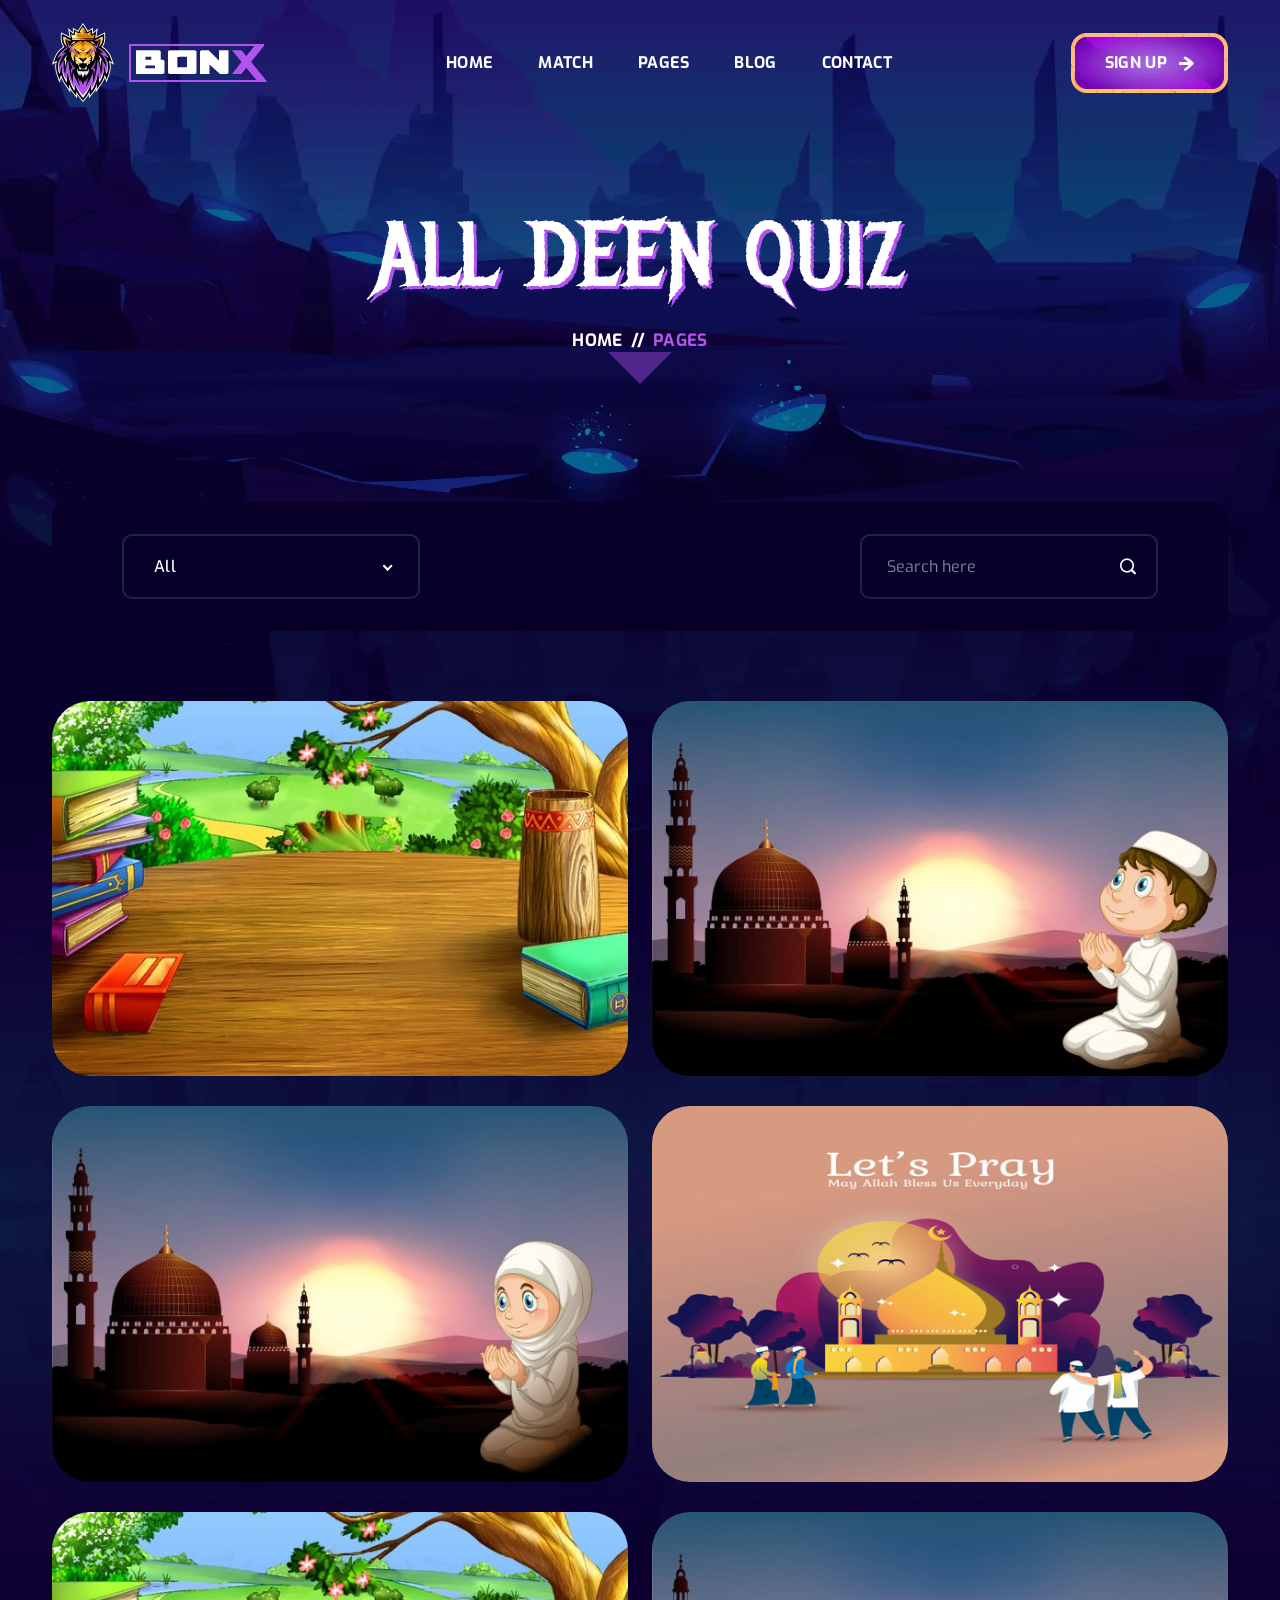
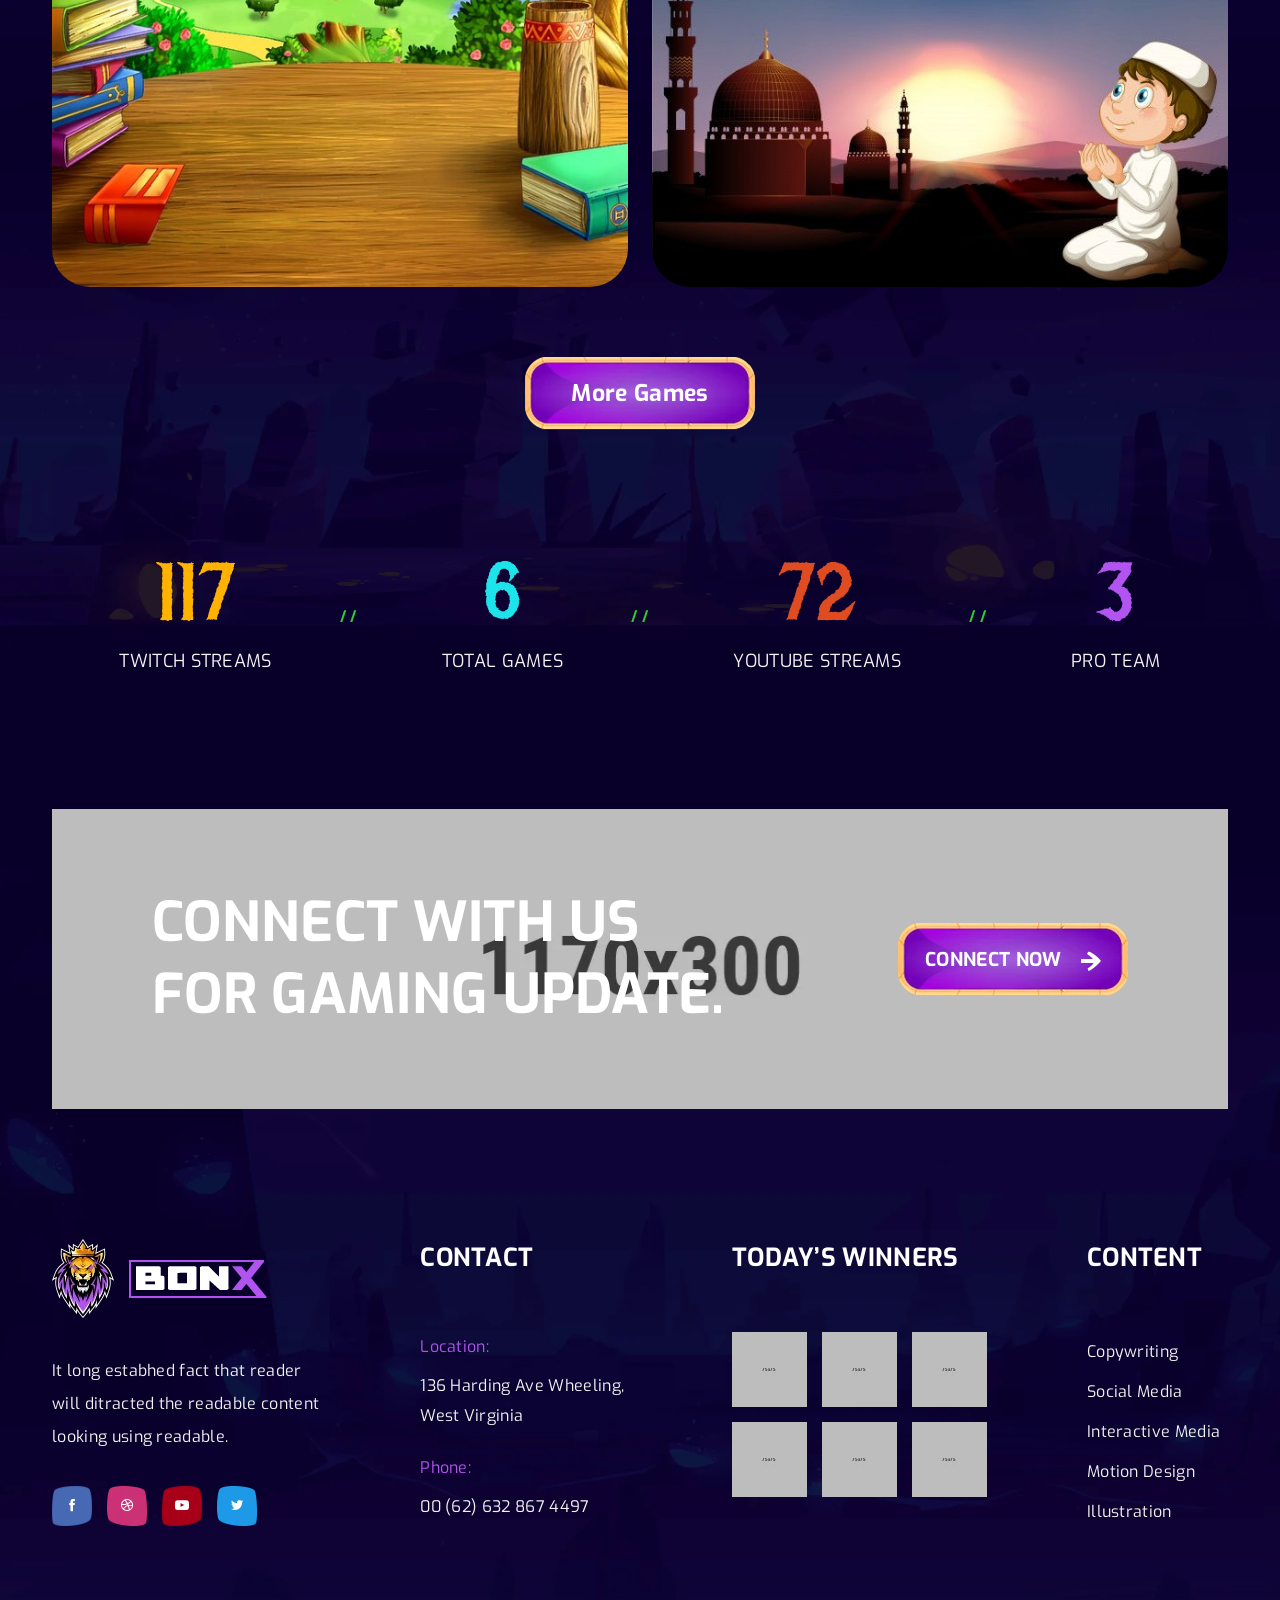
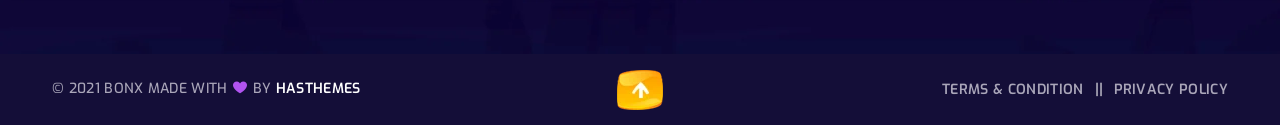
<file: all-game.html>
<!DOCTYPE html>
<html class="no-js" lang="en">
  <head>
    <meta charset="utf-8" />
    <meta http-equiv="x-ua-compatible" content="ie=edge" />
    <title>Bonx - Gaming Website Template HTML Version</title>
    <meta
      name="description"
      content="Bonx is a terrific esports website template with a slick and modern look.  It’s a robust gaming HTML template for bloggers and online gamers who want to share their enthusiasm for games on the internet."
    />
    <meta
      name="keywords"
      content="	bootstrap, clean, esports, game, game portal, Game website, gamer, games, gaming, magazine, match, modern, online game, sport, sports"
    />
    <meta name="author" content="Code Carnival" />
    <meta name="viewport" content="width=device-width, initial-scale=1" />

    <!-- Add site Favicon -->
    <link rel="shortcut icon" href="assets/img/favicon.ico" type="image/png" />

    <!-- CSS 
    ========================= -->
    <link rel="preconnect" href="https://fonts.googleapis.com" />
    <link rel="preconnect" href="https://fonts.gstatic.com" crossorigin />
    <link
      href="https://fonts.googleapis.com/css2?family=Exo:ital,wght@0,100;0,200;0,300;0,400;0,500;0,600;0,700;0,800;0,900;1,100;1,200;1,300;1,400;1,500;1,600;1,700;1,800;1,900&family=Metal+Mania&display=swap"
      rel="stylesheet"
    />

    <link rel="stylesheet" href="assets/css/vendor/bootstrap.min.css" />
    <link rel="stylesheet" href="assets/css/slick.css" />
    <link rel="stylesheet" href="assets/css/icofont.min.css" />
    <link rel="stylesheet" href="assets/css/animate.css" />
    <link rel="stylesheet" href="assets/css/nice-select.css" />
    <link rel="stylesheet" href="assets/css/magnific-popup.css" />
    <!-- Main Style CSS -->
    <link rel="stylesheet" href="assets/css/style.css" />
  </head>

  <body class="body__bg" data-bgimg="assets/img/bg/body-bg2.webp">
    <!--header area start-->
    <header class="header_section header_transparent sticky-header">
      <div class="container">
        <div class="row">
          <div class="col-12">
            <div
              class="main_header d-flex justify-content-between align-items-center"
            >
              <div class="header_logo">
                <a class="sticky_none" href="index.html"
                  ><img
                    aria-label="logo"
                    width="215"
                    height="79"
                    src="assets/img/logo/logo.webp"
                    alt=""
                /></a>
              </div>
              <!--main menu start-->
              <div class="main_menu d-none d-lg-block">
                <nav>
                  <ul class="d-flex">
                    <li><a href="index.html">Home</a></li>
                    <li>
                      <a href="match.html">Match</a>
                      <ul class="sub_menu">
                        <li><a href="match.html">Match Page</a></li>
                        <li><a href="match-details.html">Match Details</a></li>
                      </ul>
                    </li>
                    <li>
                      <a href="#">Pages</a>
                      <ul class="sub_menu">
                        <li><a href="about.html">About Us</a></li>
                        <li><a href="all-game.html">All Game</a></li>
                        <li><a href="game-details.html">Game Details</a></li>
                        <li><a href="faq.html">Faq Page</a></li>
                        <li><a href="players.html">Players</a></li>
                        <li>
                          <a href="player-details.html">Player Details</a>
                        </li>
                        <li><a href="registration.html">Sign Up</a></li>
                        <li><a href="login.html">Login</a></li>
                        <li><a href="404.html">Error 404</a></li>
                      </ul>
                    </li>
                    <li>
                      <a href="blog-left-sidebar.html">blog</a>
                      <ul class="sub_menu">
                        <li>
                          <a href="blog-left-sidebar.html">Blog Left Sidebar</a>
                        </li>
                        <li>
                          <a href="blog-right-sidebar.html"
                            >Blog Right Sidebar</a
                          >
                        </li>
                        <li>
                          <a href="blog-without-sidebar.html"
                            >Blog Without Sidebar</a
                          >
                        </li>
                        <li>
                          <a href="blog-grid-left-sidebar.html"
                            >Blog Grid Left Sidebar</a
                          >
                        </li>
                        <li>
                          <a href="blog-grid-right-sidebar.html"
                            >Blog Grid Right Sidebar</a
                          >
                        </li>
                        <li>
                          <a href="blog-grid-without-sidebar.html"
                            >Blog Grid Without Sidebar</a
                          >
                        </li>
                        <li>
                          <a href="blog-details-left-sidebar.html"
                            >Blog Details Left Sidebar</a
                          >
                        </li>
                        <li>
                          <a href="blog-details-right-sidebar.html"
                            >Blog Details Right Sidebar</a
                          >
                        </li>
                        <li><a href="blog-details.html">Blog Details</a></li>
                      </ul>
                    </li>
                    <li><a href="contact.html">Contact</a></li>
                  </ul>
                </nav>
              </div>
              <!--main menu end-->
              <div class="header_right_sidebar d-flex align-items-center">
                <div class="sing_up_btn">
                  <a class="btn btn-link" href="registration.html"
                    >SIGN UP
                    <img
                      width="15"
                      height="15"
                      src="assets/img/icon/arrrow-icon2.webp"
                      alt=""
                    />
                  </a>
                </div>
                <div class="canvas_open">
                  <button
                    type="button"
                    data-bs-toggle="offcanvas"
                    data-bs-target="#offcanvasMenu"
                  >
                    <i class="icofont-navigation-menu"></i>
                  </button>
                </div>
              </div>
            </div>
          </div>
        </div>
      </div>
    </header>
    <!--header area end-->

    <!--offcanvas menu area start-->
    <div class="offcanvas offcanvas-start" tabindex="-1" id="offcanvasMenu">
      <div class="offcanvas-header justify-content-end">
        <button
          type="button"
          class="btn-close text-reset"
          data-bs-dismiss="offcanvas"
          aria-label="Close"
        ></button>
      </div>
      <div class="offcanvas-body">
        <ul class="offcanvas_main_menu">
          <li class="menu-item-has-children active">
            <a href="index.html">Home</a>
          </li>
          <li class="menu-item-has-children">
            <a href="#">Match</a>
            <ul class="sub-menu">
              <li><a href="match.html">Match Page</a></li>
              <li><a href="match-details.html">Match Details</a></li>
            </ul>
          </li>
          <li class="menu-item-has-children">
            <a href="#">Pages</a>
            <ul class="sub-menu">
              <li><a href="about.html">About Us</a></li>
              <li><a href="all-game.html">All Game</a></li>
              <li><a href="game-details.html">Game Details</a></li>
              <li><a href="faq.html">Faq Page</a></li>
              <li><a href="players.html">Players</a></li>
              <li><a href="player-details.html">Player Details</a></li>
              <li><a href="registration.html">Sign Up</a></li>
              <li><a href="login.html">Login</a></li>
              <li><a href="404.html">Error 404</a></li>
            </ul>
          </li>
          <li class="menu-item-has-children">
            <a href="#">blog</a>
            <ul class="sub-menu">
              <li><a href="blog-left-sidebar.html">Blog Left Sidebar</a></li>
              <li><a href="blog-right-sidebar.html">Blog Right Sidebar</a></li>
              <li>
                <a href="blog-without-sidebar.html">Blog Without Sidebar</a>
              </li>
              <li>
                <a href="blog-grid-left-sidebar.html">Blog Grid Left Sidebar</a>
              </li>
              <li>
                <a href="blog-grid-right-sidebar.html"
                  >Blog Grid Right Sidebar</a
                >
              </li>
              <li>
                <a href="blog-grid-without-sidebar.html"
                  >Blog Grid Without Sidebar</a
                >
              </li>
              <li>
                <a href="blog-details-left-sidebar.html"
                  >Blog Details Left Sidebar</a
                >
              </li>
              <li>
                <a href="blog-details-right-sidebar.html"
                  >Blog Details Right Sidebar</a
                >
              </li>
              <li><a href="blog-details.html">Blog Details</a></li>
            </ul>
          </li>
          <li class="menu-item-has-children">
            <a href="contact.html">Contact Us</a>
          </li>
        </ul>
      </div>
    </div>
    <!--offcanvas menu area end-->

    <!-- breadcrumbs area start -->
    <div
      class="breadcrumbs_aree breadcrumbs_bg mb-20"
      data-bgimg="assets/img/bg/breadcrumbs-bg.webp"
    >
      <div class="container">
        <div class="row">
          <div class="col-12">
            <div class="breadcrumbs_text text-center">
              <h1>All Deen Quiz</h1>
              <ul class="d-flex justify-content-center">
                <li><a href="index.html">Home </a></li>
                <li><span>//</span></li>
                <li>PAGES</li>
              </ul>
            </div>
          </div>
        </div>
      </div>
    </div>

    <div class="arrow-container">
      <!-- <a href="#" class="arrow up">Up</a> -->
      <a href="#how-to-play" class="arrow down">Down</a>
    </div>
    <!-- breadcrumbs area end -->

    <!-- page wrapper start -->
    <div class="page_wrapper">
      <!-- popular gaming  section start -->
      <div class="gaming_page_section mb-125">
        <div class="container">
          <div class="gaming_page_header mb-70">
            <form action="#">
              <div class="gaming_header_inner d-flex justify-content-between">
                <div class="gaming_form_left d-flex">
                  <div class="gaming_form_list">
                    <select>
                      <option value="2">All</option>
                      <option value="3">Contemporary issues</option>
                      <option value="4">Hadith</option>
                      <option value="4">Fiqh</option>
                      <option value="4">Quran</option>
                      <option value="4">Tawheed</option>
                    </select>
                  </div>
                  <div class="gaming_form_list">
                    <!-- <select>
                      <option selected value="1">All Platform</option>
                      <option value="2">Platform2</option>
                      <option value="3">Platform3</option>
                      <option value="4">Platform4</option>
                    </select> -->
                  </div>
                </div>
                <div class="gaming_form_search">
                  <input placeholder="Search here" type="text" />
                  <button><i class="icofont-search-1"></i></button>
                </div>
              </div>
            </form>
          </div>
          <div class="gaming_page_inner">
            <div class="row">
              <div class="col-lg-6 col-md-6">
                <div
                  class="popular_gaming_thumb wow fadeInUp"
                  data-wow-delay="0.1s"
                  data-wow-duration="1.1s"
                >
                  <a href="game-details.html"
                    ><img
                      width="570"
                      height="330"
                      src="assets/img/others/game-card-rsz.jpg"
                      alt=""
                  /></a>
                  <div class="gaming_details_btn">
                    <a class="btn btn-link" href="quiz-welcome.html"
                      >Play Now !
                      <img
                        width="20"
                        height="20"
                        src="assets/img/icon/arrrow-icon.webp"
                        alt=""
                      />
                    </a>
                  </div>
                </div>
              </div>
              <div class="col-lg-6 col-md-6">
                <div
                  class="popular_gaming_thumb wow fadeInUp"
                  data-wow-delay="0.2s"
                  data-wow-duration="1.2s"
                >
                  <a href="game-details.html"
                    ><img
                      width="570"
                      height="330"
                      src="assets/img/others/game-card-boy2.jfif"
                      alt=""
                  /></a>
                  <div class="gaming_details_btn">
                    <a class="btn btn-link" href="quiz-welcome.html"
                      >Play Now !
                      <img
                        width="20"
                        height="20"
                        src="assets/img/icon/arrrow-icon.webp"
                        alt=""
                      />
                    </a>
                  </div>
                </div>
              </div>
              <div class="col-lg-6 col-md-6">
                <div
                  class="popular_gaming_thumb wow fadeInUp"
                  data-wow-delay="0.3s"
                  data-wow-duration="1.3s"
                >
                  <a href="game-details.html"
                    ><img
                      width="570"
                      height="330"
                      src="assets/img/others/game-card-girl.jfif"
                      alt=""
                  /></a>
                  <div class="gaming_details_btn">
                    <a class="btn btn-link" href="quiz-welcome.html"
                      >Play Now !
                      <img
                        width="20"
                        height="20"
                        src="assets/img/icon/arrrow-icon.webp"
                        alt=""
                      />
                    </a>
                  </div>
                </div>
              </div>
              <div class="col-lg-6 col-md-6">
                <div
                  class="popular_gaming_thumb wow fadeInUp"
                  data-wow-delay="0.4s"
                  data-wow-duration="1.4s"
                >
                  <a href="game-details.html"
                    ><img
                      width="570"
                      height="330"
                      src="assets/img/others/game-card-env.png"
                      alt=""
                  /></a>
                  <div class="gaming_details_btn">
                    <a class="btn btn-link" href="quiz-welcome.html"
                      >Play Now !
                      <img
                        width="20"
                        height="20"
                        src="assets/img/icon/arrrow-icon.webp"
                        alt=""
                      />
                    </a>
                  </div>
                </div>
              </div>
              <div class="col-lg-6 col-md-6">
                <div
                  class="popular_gaming_thumb wow fadeInUp"
                  data-wow-delay="0.1s"
                  data-wow-duration="1.1s"
                >
                  <a href="game-details.html"
                    ><img
                      width="570"
                      height="330"
                      src="assets/img/others/game-card-rsz.jpg"
                      alt=""
                  /></a>
                  <div class="gaming_details_btn">
                    <a class="btn btn-link" href="quiz-welcome.html"
                      >Play Now !
                      <img
                        width="20"
                        height="20"
                        src="assets/img/icon/arrrow-icon.webp"
                        alt=""
                      />
                    </a>
                  </div>
                </div>
              </div>
              <div class="col-lg-6 col-md-6">
                <div
                  class="popular_gaming_thumb wow fadeInUp"
                  data-wow-delay="0.2s"
                  data-wow-duration="1.2s"
                >
                  <a href="game-details.html"
                    ><img
                      width="570"
                      height="330"
                      src="assets/img/others/game-card-boy2.jfif"
                      alt=""
                  /></a>
                  <div class="gaming_details_btn">
                    <a class="btn btn-link" href="quiz-welcome.html"
                      >Play Now !
                      <img
                        width="20"
                        height="20"
                        src="assets/img/icon/arrrow-icon.webp"
                        alt=""
                      />
                    </a>
                  </div>
                </div>
              </div>
            </div>
          </div>
          <div class="others_gane_btn text-center">
            <a class="btn btn-link" href="#">More Games </a>
          </div>
        </div>
      </div>
      <!-- popular gaming section end -->

      <!-- counterup section start -->
      <section
        class="counterup_section wow fadeInUp mb-130"
        data-wow-delay="0.1s"
        data-wow-duration="1.1s"
      >
        <div class="container">
          <div class="row">
            <div class="col-12">
              <div class="counterup_inner d-flex justify-content-center">
                <div class="single_counterup one">
                  <div class="counterup_text">
                    <h2 class="counterup color1">8697</h2>
                    <span>TWITCH STREAMS</span>
                  </div>
                </div>
                <div class="single_counterup two">
                  <div class="counterup_text">
                    <h2 class="counterup color2">428</h2>
                    <span>TOTAL GAMES</span>
                  </div>
                </div>
                <div class="single_counterup three">
                  <div class="counterup_text">
                    <h2 class="counterup color3">5367</h2>
                    <span>YOUTUBE STREAMS</span>
                  </div>
                </div>
                <div class="single_counterup four">
                  <div class="counterup_text">
                    <h2 class="counterup color4">249</h2>
                    <span>PRO TEAM</span>
                  </div>
                </div>
              </div>
            </div>
          </div>
        </div>
      </section>
      <!-- counterup section end -->

      <!-- gaming update section start -->
      <section class="gaming_update_section">
        <div class="container">
          <div class="row">
            <div class="col-12">
              <div
                class="gaming_update_inner d-flex justify-content-between align-items-center"
                data-bgimg="assets/img/bg/gaming-update.webp"
              >
                <div class="gaming_update_text">
                  <h2>
                    Connect with us <br />
                    for gamING update.
                  </h2>
                </div>
                <div class="gaming_update_btn">
                  <a class="btn btn-link" href="contact.html"
                    >CONNECT NOW
                    <img
                      width="20"
                      height="20"
                      src="assets/img/icon/arrrow-icon.webp"
                      alt=""
                    />
                  </a>
                </div>
              </div>
            </div>
          </div>
        </div>
      </section>
      <!-- gaming update section end -->
    </div>
    <!-- page wrapper end -->

    <!--footer area start-->
    <footer class="footer_widgets">
      <div class="main_footer">
        <div class="container">
          <div class="row">
            <div class="col-12">
              <div class="main_footer_inner d-flex">
                <div class="footer_widget_list">
                  <div class="footer_logo">
                    <a href="#"
                      ><img
                        aria-label="logo"
                        width="215"
                        height="79"
                        src="assets/img/logo/logo.webp"
                        alt=""
                    /></a>
                  </div>
                  <div class="footer_contact_desc">
                    <p>
                      It long estabhed fact that reader will ditracted the
                      readable content looking using readable.
                    </p>
                  </div>
                  <div class="footer_social">
                    <ul class="d-flex">
                      <li>
                        <a
                          aria-label="facebook"
                          class="facebook"
                          href="https://www.facebook.com"
                          ><i class="icofont-facebook"></i
                        ></a>
                      </li>
                      <li>
                        <a
                          aria-label="dribble"
                          class="dribbble"
                          href="https://dribbble.com"
                          ><i class="icofont-dribbble"></i
                        ></a>
                      </li>
                      <li>
                        <a
                          aria-label="youtube"
                          class="youtube"
                          href="https://www.youtube.com"
                          ><i class="icofont-youtube-play"></i
                        ></a>
                      </li>
                      <li>
                        <a
                          aria-label="twitter"
                          class="twitter"
                          href="https://twitter.com"
                          ><i class="icofont-twitter"></i
                        ></a>
                      </li>
                    </ul>
                  </div>
                </div>
                <div class="footer_widget_list contact">
                  <h3>Contact</h3>
                  <div class="footer_contact_info">
                    <div class="footer_contact_info_list">
                      <span>Location:</span>
                      <p>136 Harding Ave Wheeling, West Virginia</p>
                    </div>
                    <div class="footer_contact_info_list">
                      <span>Phone:</span>
                      <p><a href="#">00 (62) 632 867 4497</a></p>
                    </div>
                  </div>
                </div>
                <div class="footer_widget_list">
                  <h3>today’s winners</h3>
                  <div class="footer_winners_gallery">
                    <div class="footer_winners_list d-flex">
                      <div class="footer_winners_thumb">
                        <a href="game-details.html"
                          ><img
                            aria-label="game-team"
                            width="75"
                            height="75"
                            src="assets/img/others/winners1.webp"
                            alt=""
                        /></a>
                      </div>
                      <div class="footer_winners_thumb">
                        <a href="game-details.html"
                          ><img
                            aria-label="game-team"
                            width="75"
                            height="75"
                            src="assets/img/others/winners2.webp"
                            alt=""
                        /></a>
                      </div>
                      <div class="footer_winners_thumb">
                        <a href="game-details.html"
                          ><img
                            aria-label="game-team"
                            width="75"
                            height="75"
                            src="assets/img/others/winners3.webp"
                            alt=""
                        /></a>
                      </div>
                    </div>
                    <div class="footer_winners_list d-flex">
                      <div class="footer_winners_thumb">
                        <a href="game-details.html"
                          ><img
                            aria-label="game-team"
                            width="75"
                            height="75"
                            src="assets/img/others/winners4.webp"
                            alt=""
                        /></a>
                      </div>
                      <div class="footer_winners_thumb">
                        <a href="game-details.html"
                          ><img
                            aria-label="game-team"
                            width="75"
                            height="75"
                            src="assets/img/others/winners5.webp"
                            alt=""
                        /></a>
                      </div>
                      <div class="footer_winners_thumb">
                        <a href="game-details.html"
                          ><img
                            aria-label="game-team"
                            width="75"
                            height="75"
                            src="assets/img/others/winners6.webp"
                            alt=""
                        /></a>
                      </div>
                    </div>
                  </div>
                </div>
                <div class="footer_widget_list footer_list_menu">
                  <h3>Content</h3>
                  <div class="footer_menu">
                    <ul>
                      <li><a href="about.html"> Copywriting</a></li>
                      <li><a href="about.html">Social Media</a></li>
                      <li><a href="about.html">Interactive Media</a></li>
                      <li><a href="about.html">Motion Design</a></li>
                      <li><a href="about.html">Illustration</a></li>
                    </ul>
                  </div>
                </div>
              </div>
            </div>
          </div>
        </div>
      </div>
      <div class="footer_bottom">
        <div class="container">
          <div class="row">
            <div class="col-12">
              <div class="footer_bottom_inner d-flex justify-content-between">
                <div class="copyright_right">
                  <p>
                    © 2021 BONX Made with <i class="icofont-heart"></i> by
                    <a href="https://hasthemes.com">HasThemes</a>
                  </p>
                </div>
                <div class="footer_bottom_link_menu">
                  <ul class="d-flex">
                    <li><a href="about.html">Terms & Condition </a></li>
                    <li><a href="about.html">Privacy Policy </a></li>
                  </ul>
                </div>

                <div class="scroll__top_icon">
                  <a id="scroll-top" href="#"
                    ><img
                      aria-label="scroll-top"
                      width="46"
                      height="40"
                      src="assets/img/icon/scroll-top.webp"
                      alt=""
                  /></a>
                </div>
              </div>
            </div>
          </div>
        </div>
      </div>
    </footer>
    <!--footer area end-->

    <!-- JS
============================================ -->
    <!--modernizr min js here-->
    <script src="assets/js/vendor/modernizr-3.7.1.min.js"></script>

    <!-- Vendor JS -->
    <script src="assets/js/vendor/jquery-3.6.0.min.js"></script>
    <script src="assets/js/vendor/jquery-migrate-3.3.2.min.js"></script>
    <script src="assets/js/vendor/popper.js"></script>
    <script src="assets/js/vendor/bootstrap.min.js"></script>
    <script src="assets/js/slick.min.js"></script>
    <script src="assets/js/wow.min.js"></script>
    <script src="assets/js/jquery.nice-select.js"></script>
    <script src="assets/js/jquery.magnific-popup.min.js"></script>
    <script src="assets/js/jquery.counterup.min.js"></script>
    <script src="assets/js/jquery-waypoints.js"></script>

    <!-- Main JS -->
    <script src="assets/js/main.js"></script>
  </body>
</html>
</file>
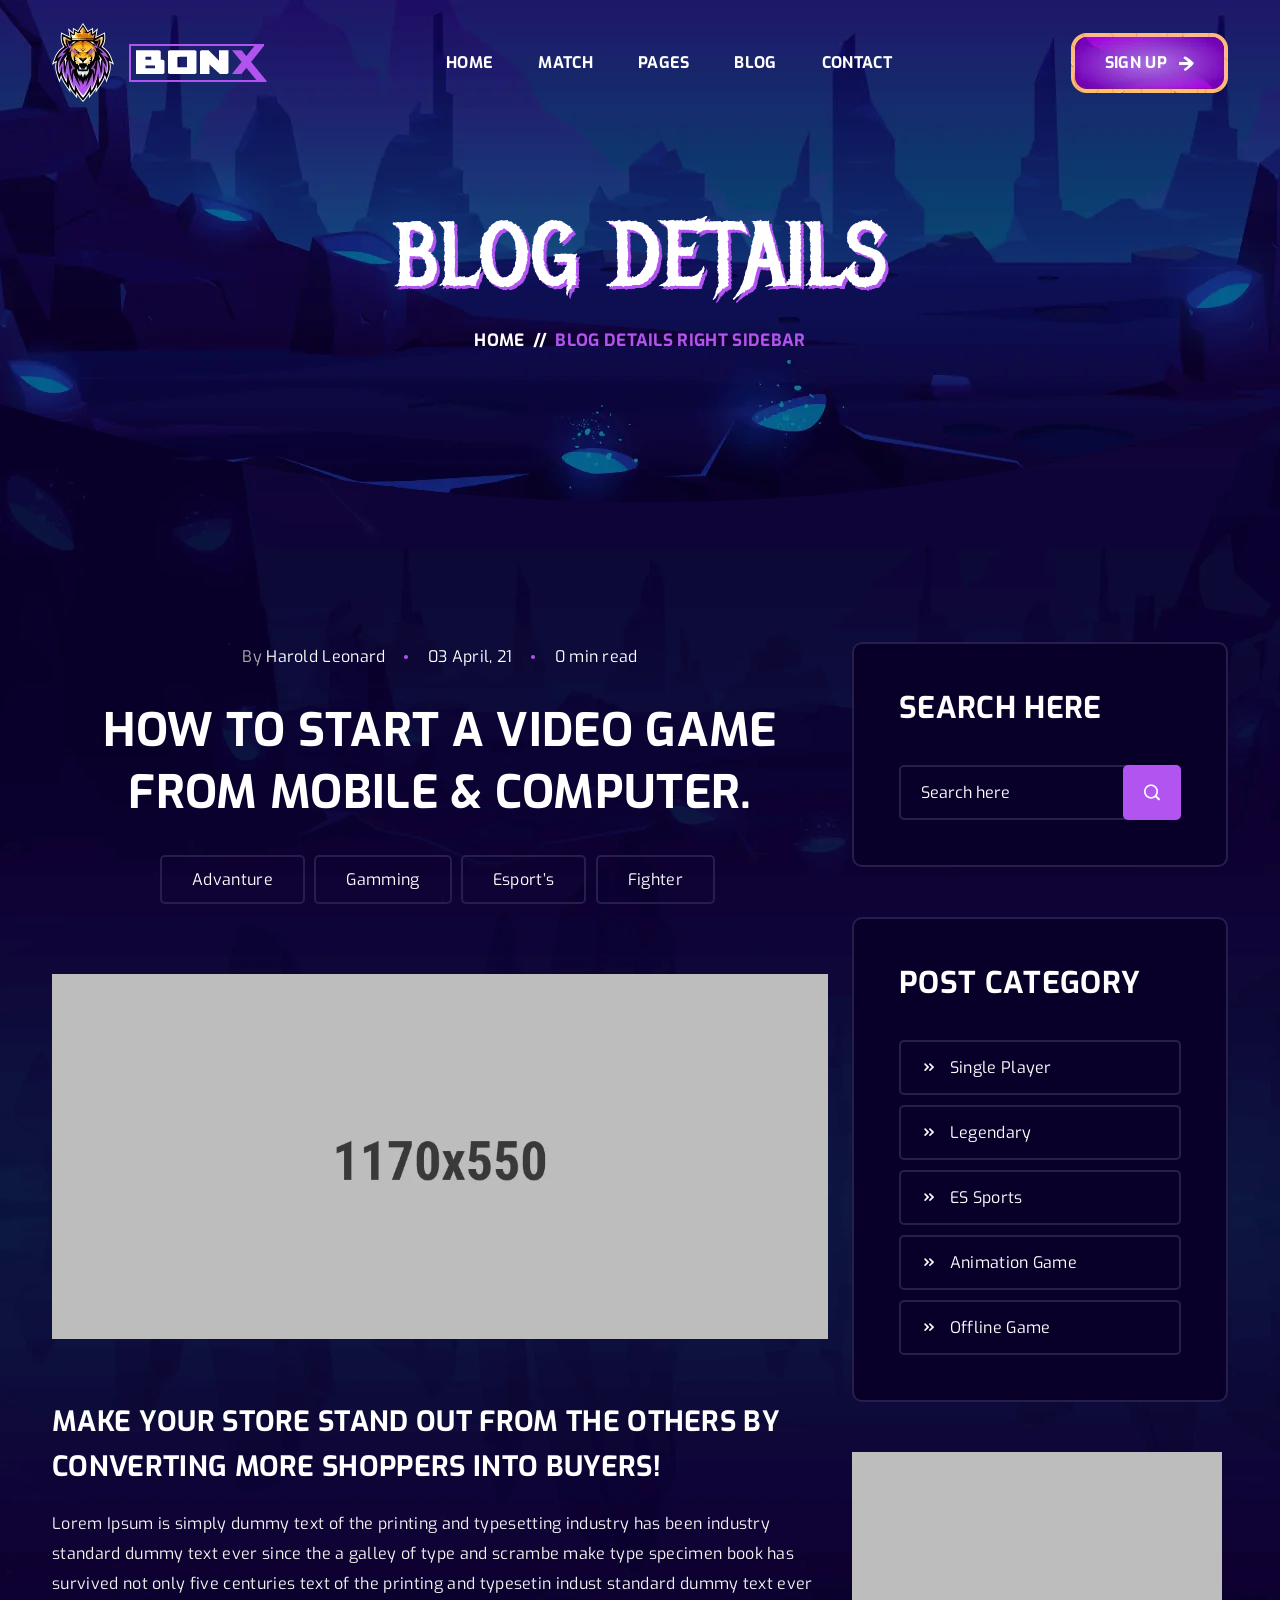
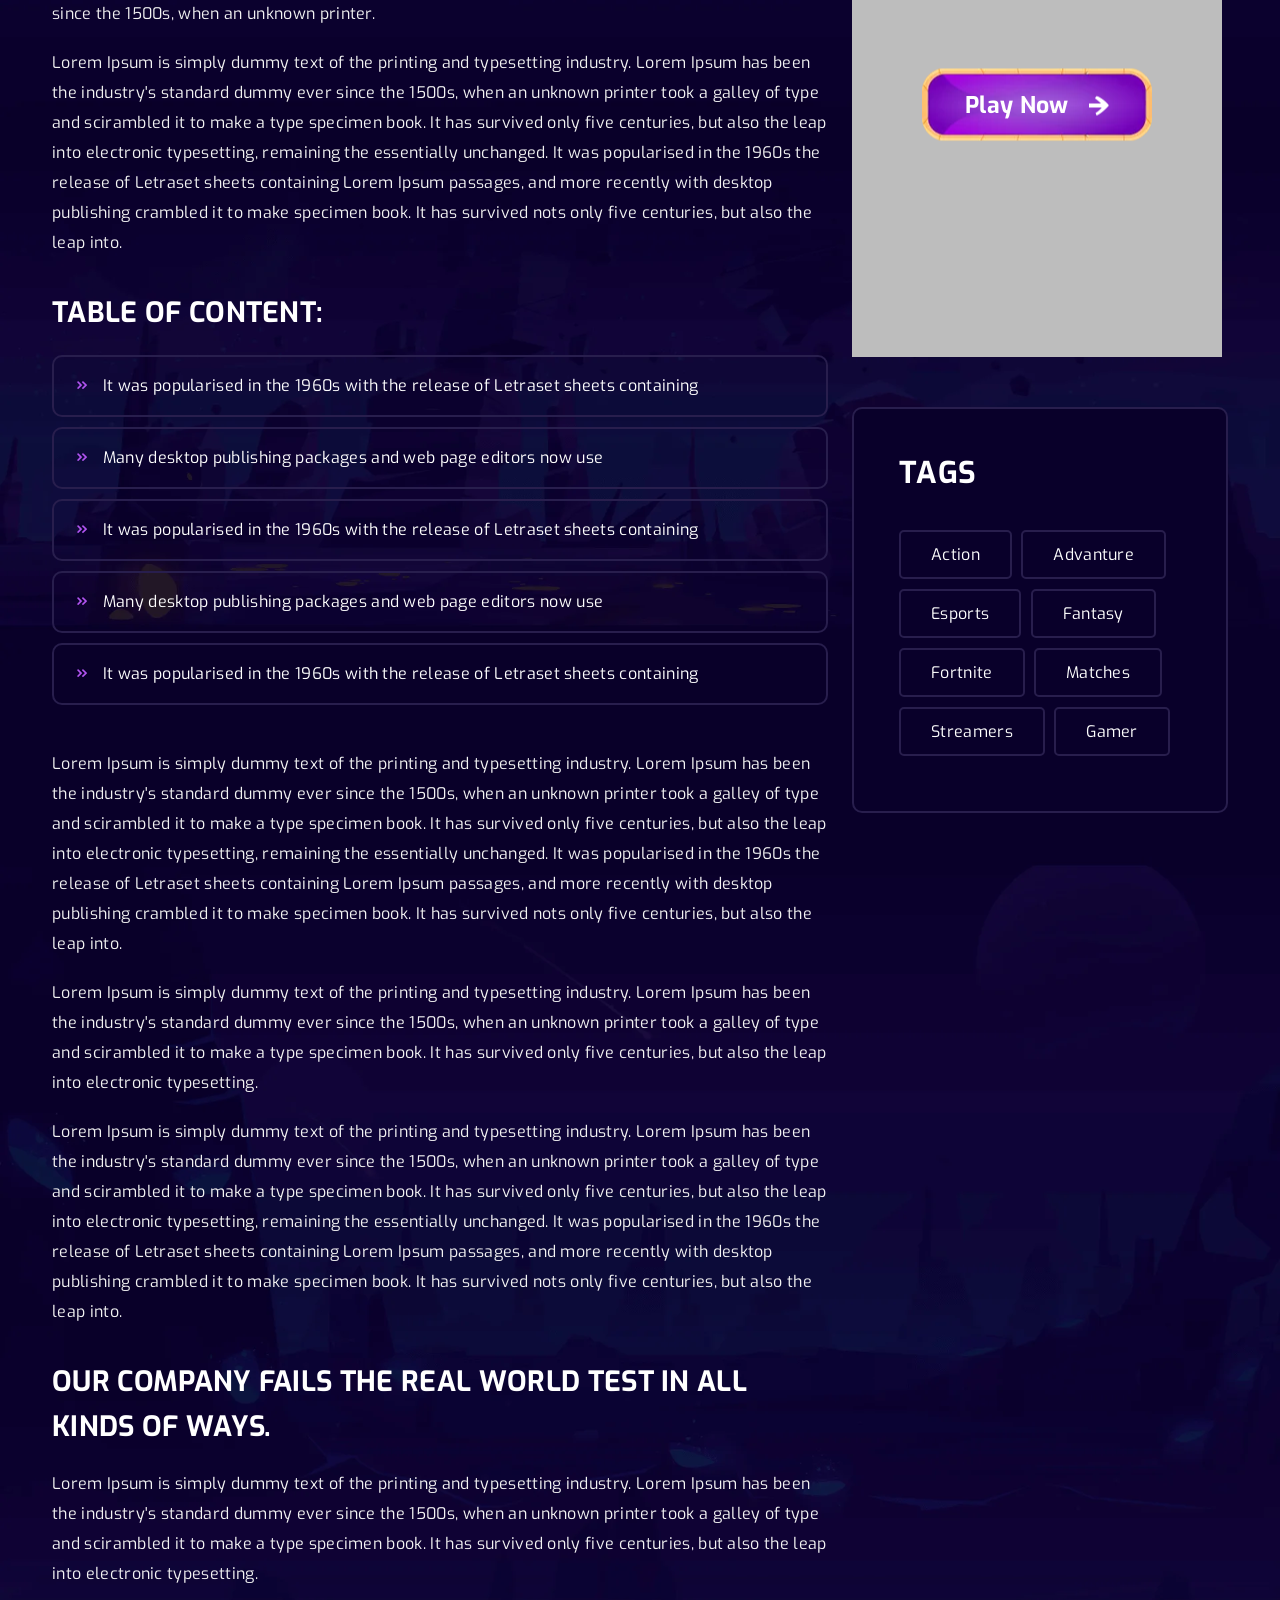
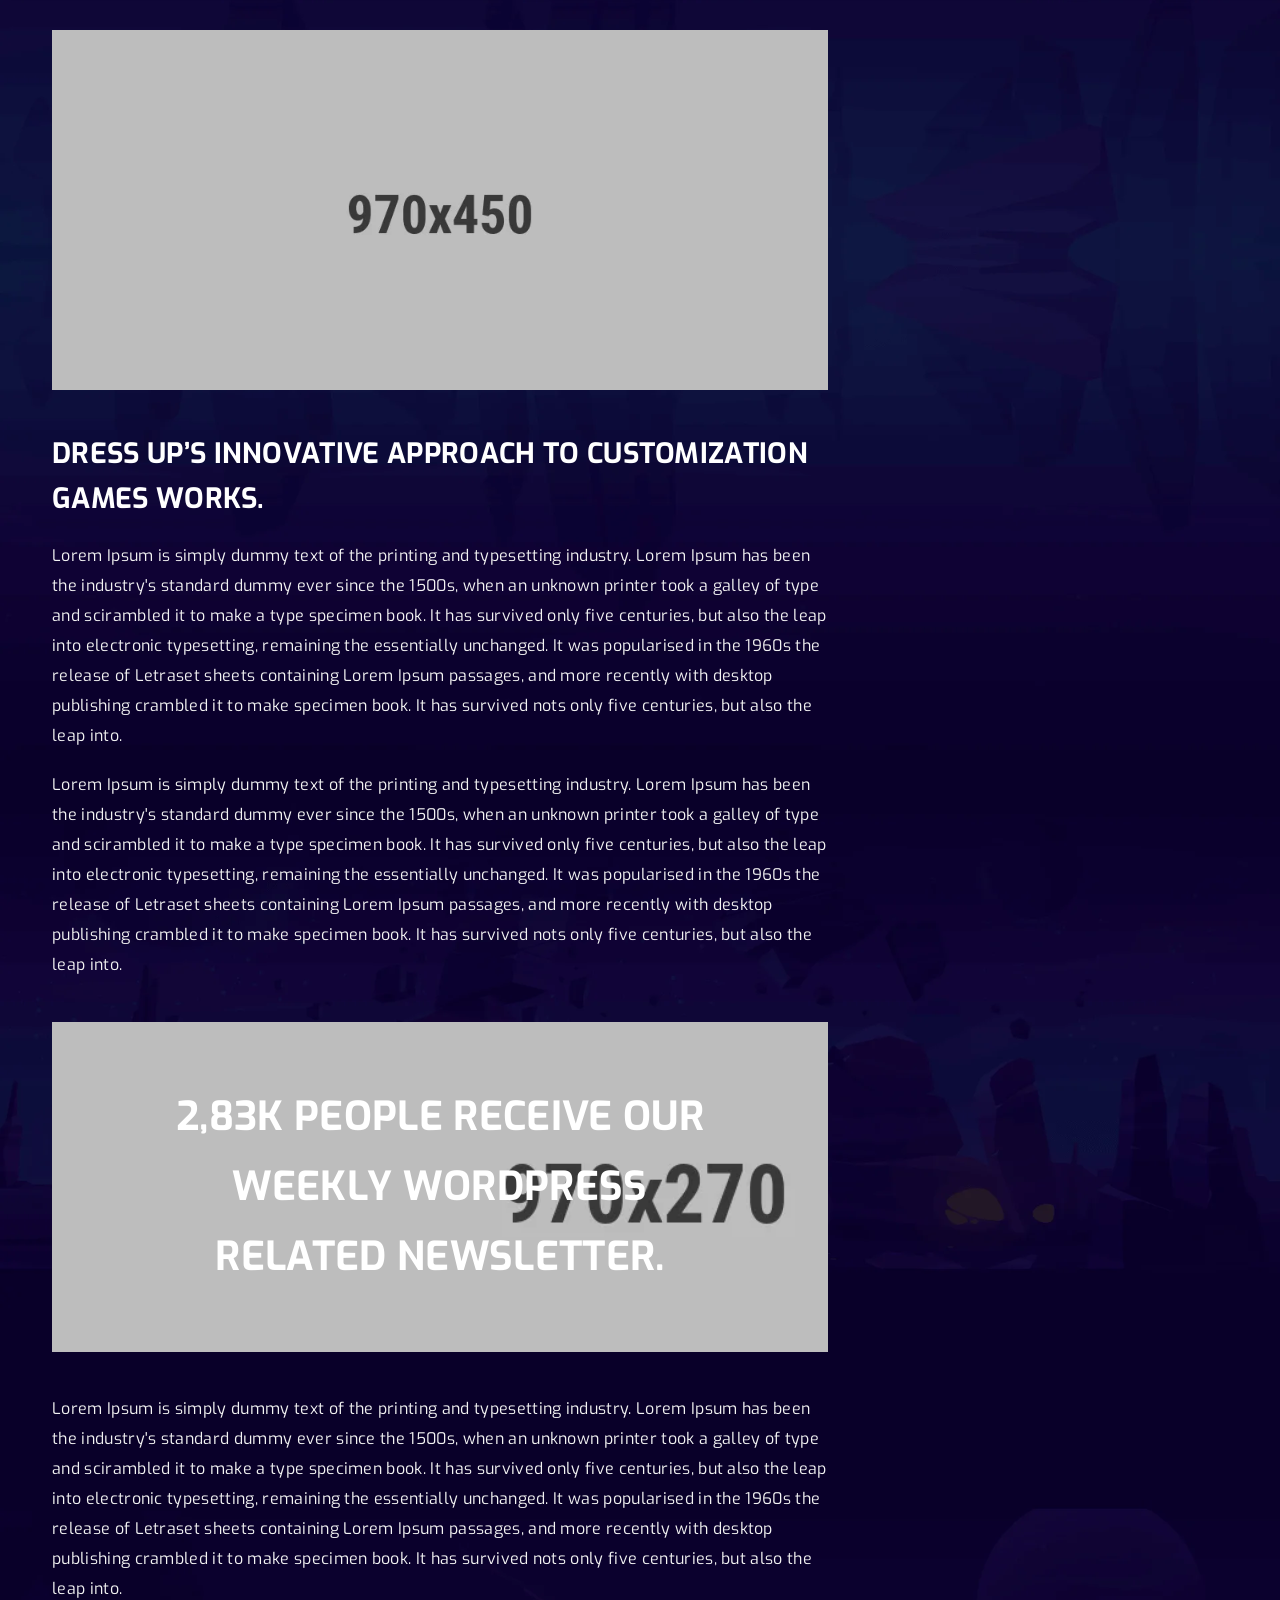
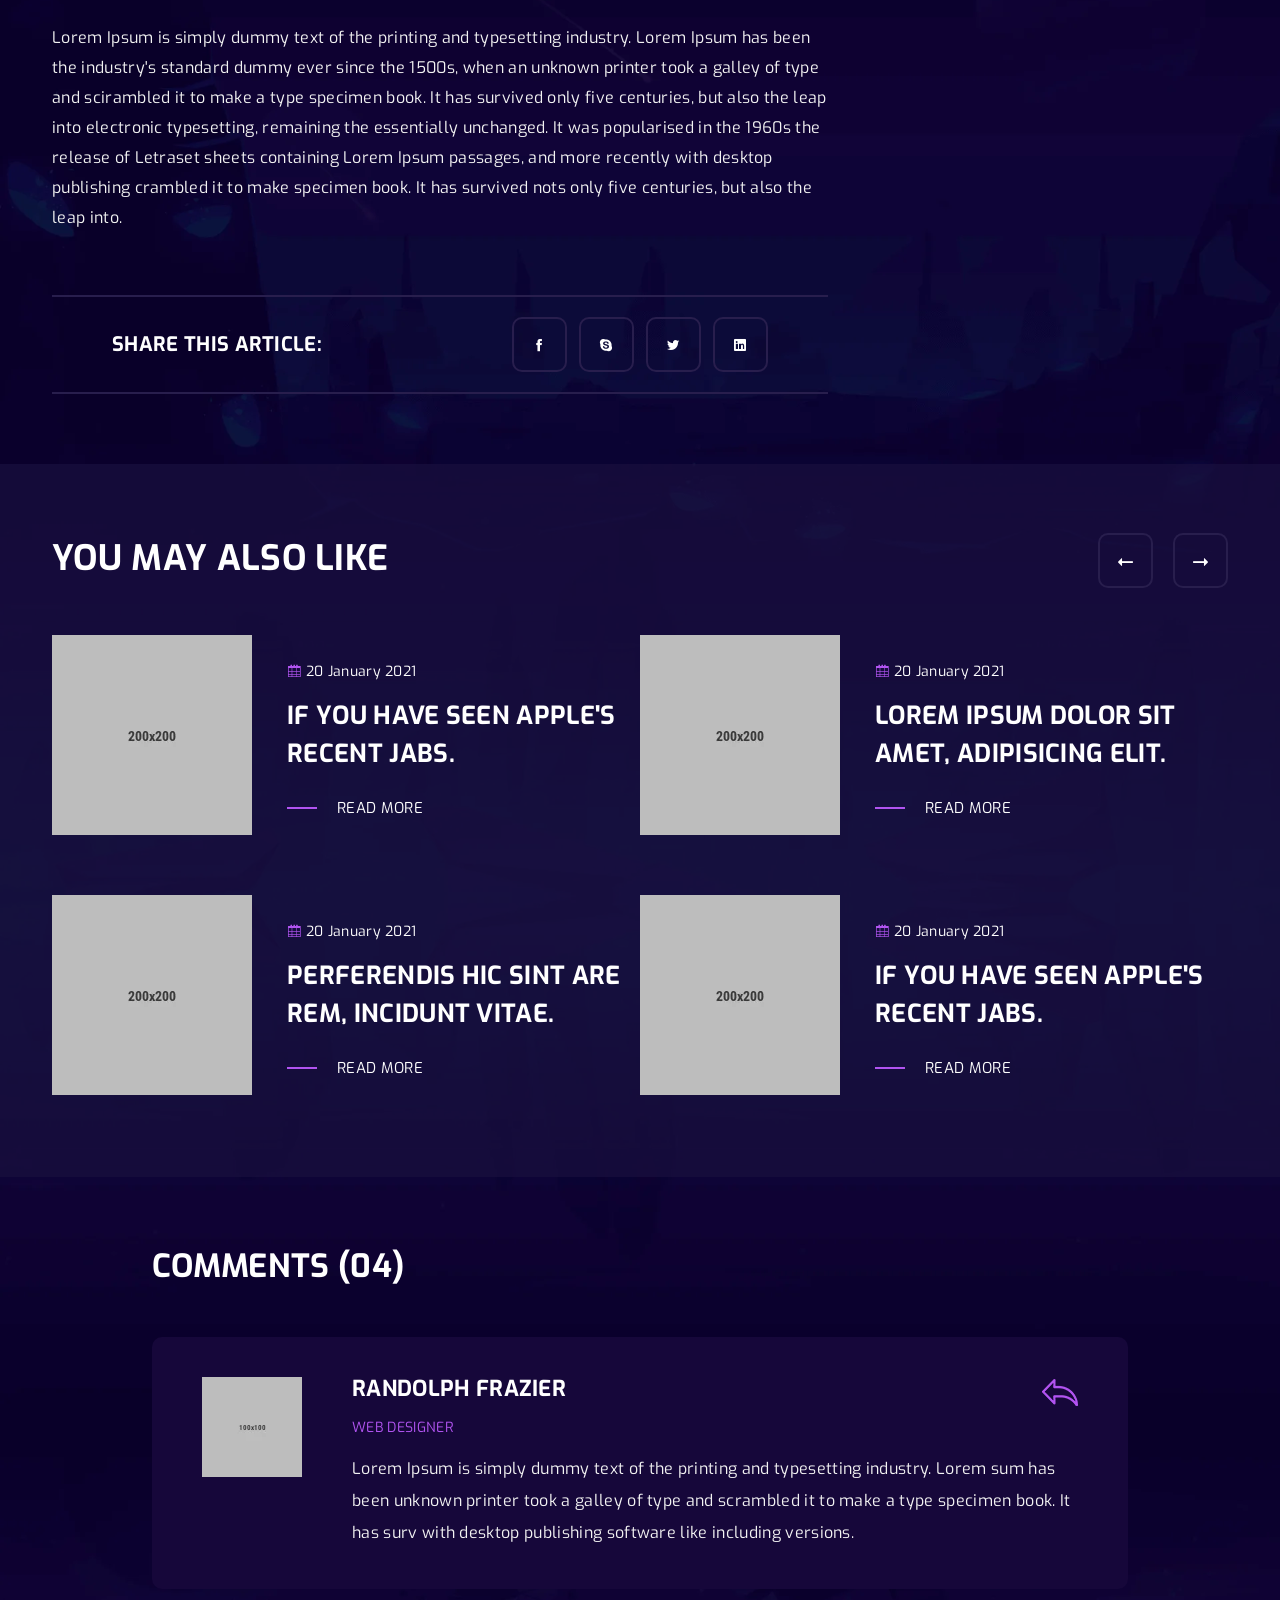
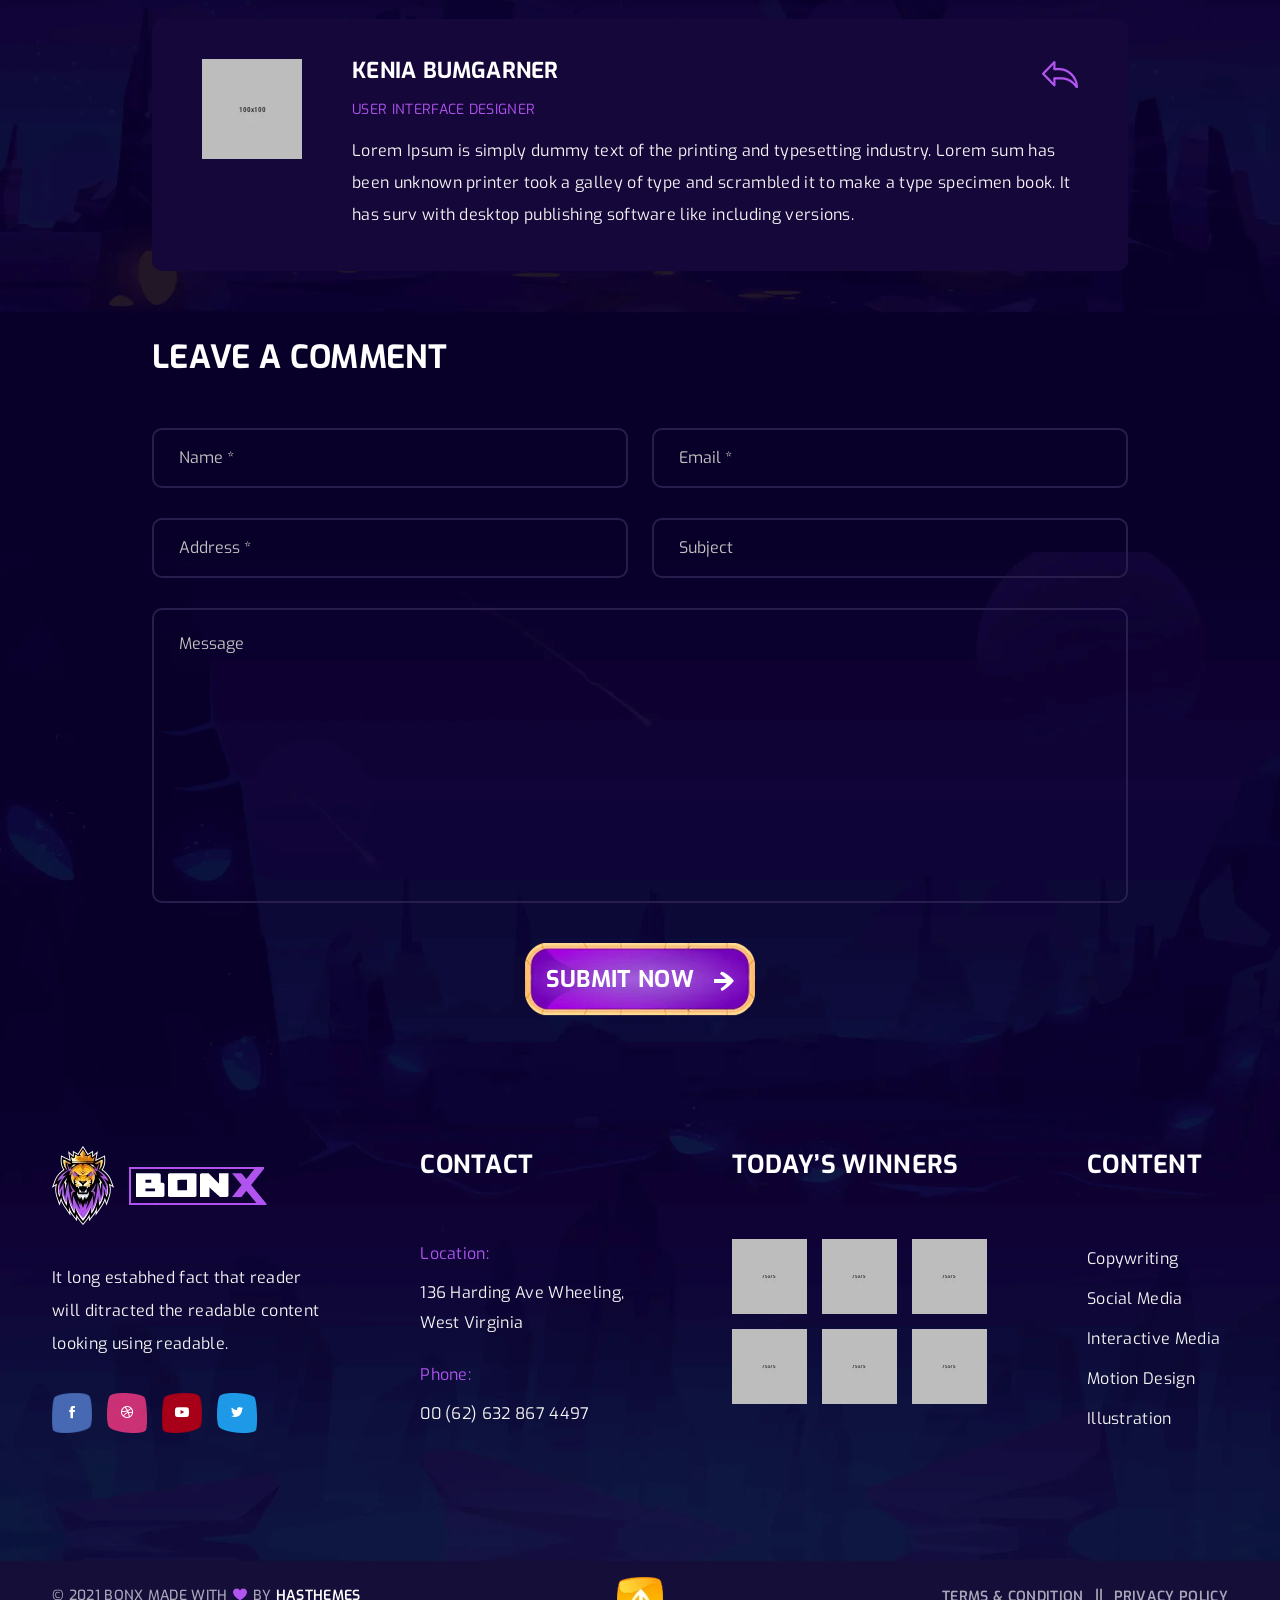
<file: blog-details-right-sidebar.html>
<!doctype html>
<html class="no-js" lang="en">

<head>
    <meta charset="utf-8">
    <meta http-equiv="x-ua-compatible" content="ie=edge">
    <title>Bonx - Gaming Website Template HTML Version</title>
    <meta name="description" content="Bonx is a terrific esports website template with a slick and modern look.  It’s a robust gaming HTML template for bloggers and online gamers who want to share their enthusiasm for games on the internet."/>
    <meta name="keywords" content="	bootstrap, clean, esports, game, game portal, Game website, gamer, games, gaming, magazine, match, modern, online game, sport, sports">
    <meta name="author" content="Code Carnival">
    <meta name="viewport" content="width=device-width, initial-scale=1">
    
    <!-- Add site Favicon -->
    <link rel="shortcut icon" href="assets/img/favicon.ico" type="image/png">

    <!-- CSS 
    ========================= -->
    <link rel="preconnect" href="https://fonts.googleapis.com">
    <link rel="preconnect" href="https://fonts.gstatic.com" crossorigin>
    <link href="https://fonts.googleapis.com/css2?family=Exo:ital,wght@0,100;0,200;0,300;0,400;0,500;0,600;0,700;0,800;0,900;1,100;1,200;1,300;1,400;1,500;1,600;1,700;1,800;1,900&family=Metal+Mania&display=swap" rel="stylesheet">

    <link rel="stylesheet" href="assets/css/vendor/bootstrap.min.css">
    <link rel="stylesheet" href="assets/css/slick.css">
    <link rel="stylesheet" href="assets/css/icofont.min.css">
    <link rel="stylesheet" href="assets/css/animate.css">
    <link rel="stylesheet" href="assets/css/nice-select.css">
    <link rel="stylesheet" href="assets/css/magnific-popup.css">
    <!-- Main Style CSS -->
    <link rel="stylesheet" href="assets/css/style.css">
</head>

<body class="body__bg" data-bgimg="assets/img/bg/body-bg2.webp">
   
  
    <!--header area start-->
    <header class="header_section header_transparent sticky-header">
        <div class="container">
            <div class="row">
                <div class="col-12">
                    <div class="main_header d-flex justify-content-between align-items-center">
                        <div class="header_logo">
                            <a class="sticky_none" href="index.html"><img aria-label="logo" width="215" height="79" src="assets/img/logo/logo.webp" alt=""></a>
                        </div>
                        <!--main menu start-->
                        <div class="main_menu d-none d-lg-block"> 
                            <nav>  
                                <ul class="d-flex">
                                    <li><a href="index.html">Home</a></li> 
                                    <li><a href="match.html">Match</a>
                                        <ul class="sub_menu">
                                            <li><a href="match.html">Match Page</a></li>
                                            <li><a href="match-details.html">Match Details</a></li>
                                        </ul>
                                    </li>
                                    <li><a href="#">Pages</a>
                                        <ul class="sub_menu">
                                            <li><a href="about.html">About Us</a></li>
                                            <li><a href="all-game.html">All Game</a></li>
                                            <li><a href="game-details.html">Game Details</a></li>
                                            <li><a href="faq.html">Faq Page</a></li>
                                            <li><a href="players.html">Players</a></li>
                                            <li><a href="player-details.html">Player Details</a></li>
                                            <li><a href="registration.html">Sign Up</a></li>
                                            <li><a href="login.html">Login</a></li>
                                            <li><a href="404.html">Error 404</a></li>
                                        </ul>
                                    </li>
                                    <li><a href="blog-left-sidebar.html">blog</a>
                                        <ul class="sub_menu">
                                            <li><a href="blog-left-sidebar.html">Blog Left Sidebar</a></li>
                                            <li><a href="blog-right-sidebar.html">Blog Right Sidebar</a></li>
                                            <li><a href="blog-without-sidebar.html">Blog Without Sidebar</a></li>
                                             <li><a href="blog-grid-left-sidebar.html">Blog Grid Left Sidebar</a></li>
                                            <li><a href="blog-grid-right-sidebar.html">Blog Grid Right Sidebar</a></li>
                                            <li><a href="blog-grid-without-sidebar.html">Blog Grid Without Sidebar</a></li>
                                            <li><a href="blog-details-left-sidebar.html">Blog Details Left Sidebar</a></li>
                                            <li><a href="blog-details-right-sidebar.html">Blog Details Right Sidebar</a></li>
                                            <li><a href="blog-details.html">Blog Details</a></li>
                                        </ul>
                                    </li>
                                    <li><a href="contact.html">Contact</a></li>
                                </ul>  
                            </nav>
                        </div>
                        <!--main menu end-->
                        <div class="header_right_sidebar d-flex align-items-center">
                            <div class="sing_up_btn">
                                <a class="btn btn-link" href="registration.html">SIGN UP <img width="15" height="15" src="assets/img/icon/arrrow-icon2.webp" alt=""> </a>
                            </div>
                            <div class="canvas_open">
                                <button type="button" data-bs-toggle="offcanvas" data-bs-target="#offcanvasMenu"><i class="icofont-navigation-menu"></i></button>
                            </div>
                        </div>
                    </div>
                </div>
            </div>
        </div>
    </header>
    <!--header area end-->

    <!--offcanvas menu area start-->
    <div class="offcanvas offcanvas-start" tabindex="-1" id="offcanvasMenu">
        <div class="offcanvas-header justify-content-end">
            <button type="button" class="btn-close text-reset" data-bs-dismiss="offcanvas" aria-label="Close"></button>
        </div>
        <div class="offcanvas-body">
            <ul class="offcanvas_main_menu">
                <li class="menu-item-has-children active">
                    <a href="index.html">Home</a>
                </li>
                <li class="menu-item-has-children"><a href="#">Match</a>
                    <ul class="sub-menu">
                        <li><a href="match.html">Match Page</a></li>
                        <li><a href="match-details.html">Match Details</a></li>
                    </ul>
                </li>
                <li class="menu-item-has-children"><a href="#">Pages</a>
                    <ul class="sub-menu">
                        <li><a href="about.html">About Us</a></li>
                        <li><a href="all-game.html">All Game</a></li>
                        <li><a href="game-details.html">Game Details</a></li>
                        <li><a href="faq.html">Faq Page</a></li>
                        <li><a href="players.html">Players</a></li>
                        <li><a href="player-details.html">Player Details</a></li>
                                            <li><a href="registration.html">Sign Up</a></li>
                                            <li><a href="login.html">Login</a></li>
                        <li><a href="404.html">Error 404</a></li>
                    </ul>
                </li>
                <li class="menu-item-has-children">
                    <a href="#">blog</a>
                    <ul class="sub-menu">
                        <li><a href="blog-left-sidebar.html">Blog Left Sidebar</a></li>
                        <li><a href="blog-right-sidebar.html">Blog Right Sidebar</a></li>
                        <li><a href="blog-without-sidebar.html">Blog Without Sidebar</a></li>
                            <li><a href="blog-grid-left-sidebar.html">Blog Grid Left Sidebar</a></li>
                            <li><a href="blog-grid-right-sidebar.html">Blog Grid Right Sidebar</a></li>
                        <li><a href="blog-grid-without-sidebar.html">Blog Grid Without Sidebar</a></li>
                        <li><a href="blog-details-left-sidebar.html">Blog Details Left Sidebar</a></li>
                        <li><a href="blog-details-right-sidebar.html">Blog Details Right Sidebar</a></li>
                        <li><a href="blog-details.html">Blog Details</a></li>
                    </ul>
                </li>
                <li class="menu-item-has-children"><a href="contact.html">Contact Us</a></li>
            </ul>
        </div>
    </div>
    <!--offcanvas menu area end-->

    <!-- breadcrumbs area start -->
    <div class="breadcrumbs_aree breadcrumbs_bg mb-140" data-bgimg="assets/img/bg/breadcrumbs-bg.webp">
        <div class="container">
            <div class="row">
                <div class="col-12">
                    <div class="breadcrumbs_text text-center">
                        <h1>BLOG DETAILS</h1>
                        <ul class="d-flex justify-content-center">
                            <li><a href="index.html">Home </a></li>
                            <li> <span>//</span></li>
                            <li>  Blog Details Right Sidebar</li>
                        </ul>
                    </div>
                </div>
            </div>
        </div>
    </div>
    <!-- breadcrumbs area end -->
    
    <!-- page wrapper start -->
    <div class="page_wrapper">

        <!--blog body area start-->
        <section class="blog_details_section mb-130">
            <div class="container">
                <div class="row flex-column-reverse flex-lg-row-reverse">
                    <div class="col-lg-4">
                        <div class="blog_sidebar blog_widget">
                            <div class="blog_widget_list mb-50">
                                <h3>Search Here</h3>
                                <div class="widget_search">
                                    <form action="#">
                                        <input placeholder="Search here" type="text">
                                        <button type="submit"><i class="icofont-search-1"></i></button>
                                    </form>
                                </div>
                            </div>
                            <div class="blog_widget_list mb-50">
                                <h3>POST CATEGORY</h3>
                                <div class="widget_category blog_widget_category">
                                    <ul>
                                        <li><a href="#"><i class="icofont-rounded-double-right"></i> Single Player </a></li>
                                        <li><a href="#"><i class="icofont-rounded-double-right"></i> Legendary </a></li>
                                        <li><a href="#"><i class="icofont-rounded-double-right"></i> ES Sports </a></li>
                                        <li><a href="#"><i class="icofont-rounded-double-right"></i> Animation Game </a></li>
                                        <li><a href="#"><i class="icofont-rounded-double-right"></i> Offline Game </a></li>
                                    </ul>
                                </div>
                            </div>
                            <div class="blog_widget_thumb mb-50">
                                <img width="370" height="505" src="assets/img/blog/blog-sidebar-thumb.webp" alt="">
                                <div class="widget_play_btn">
                                    <a class="btn btn-link" href="all-game.html">Play Now <img width="20" height="20" src="assets/img/icon/arrrow-icon.webp" alt=""> </a>
                                </div>
                            </div>
                            <div class="blog_widget_list tags">
                                <h3>Tags</h3>
                                <div class="widget_tags">
                                    <ul>
                                        <li><a href="#">Action</a></li>
                                        <li><a href="#">Advanture</a></li>
                                        <li><a href="#"> Esports</a></li>
                                        <li><a href="#">Fantasy</a></li>
                                        <li><a href="#">Fortnite</a></li>
                                        <li><a href="#">Matches</a></li>
                                        <li><a href="#">Streamers</a></li>
                                        <li><a href="#">Gamer</a></li>
                                    </ul>
                                </div>
                            </div>
                        </div>
                    </div>
                    <div class="col-lg-8">
                        <div class="blog_details_inner">
                            <div class="blog_details_header text-center">
                                <div class="blog__meta_date">
                                    <ul class="d-flex justify-content-center">
                                        <li><span>By</span> Harold Leonard   </li>
                                        <li> 03 April, 21  </li>
                                        <li>0 min read</li>
                                    </ul>
                                </div>
                                <div class="blog_details_title">
                                    <h2>How to Start a Video Game from
                                        mobile & computer.</h2>
                                </div>
                                <div class="widget_tags">
                                    <ul>
                                        <li><a href="#">Advanture</a></li>
                                        <li><a href="#">Gamming</a></li>
                                        <li><a href="#"> Esport’s</a></li>
                                        <li><a href="#">Fighter</a></li>
                                    </ul>
                                </div>
                            </div>
                            <div class="blog_sticky_thumb">
                                <img width="1170" height="550" src="assets/img/blog/blog-sticky.webp" alt="">
                            </div>
                            <div class="blog_details_content p-0">
                                <div class="blog_details_content_step">
                                    <h3 class="title_margin">Make your store stand out from the others by converting more
                                        shoppers into buyers!</h3>
                                    <div class="blog_details_desc">   
                                        <p>Lorem Ipsum is simply dummy text of the printing and typesetting industry has been industry standard dummy text ever since the
                                            a galley of type and scrambe make type specimen book has survived not only five centuries text of the printing and typesetin indust
                                            standard dummy text ever since the 1500s, when an unknown printer.</p> 
                                        <p>Lorem Ipsum is simply dummy text of the printing and typesetting industry. Lorem Ipsum has been the industry's standard dummy
                                            ever since the 1500s, when an unknown printer took a galley of type and scirambled it to make a type specimen book. It has survived
                                            only five centuries, but also the leap into electronic typesetting, remaining the essentially unchanged. It was popularised in the 1960s
                                            the release of Letraset sheets containing Lorem Ipsum passages, and more recently with desktop publishing crambled it to make
                                            specimen book. It has survived nots only five centuries, but also the leap into.</p>  
                                    </div> 
                                </div>
                                <div class="blog_details_content_step">
                                    <h3 class="title_margin">Table of Content:</h3>
                                    <div class="blog_details_table_content">
                                        <ul>
                                            <li><a href="#"><i class="icofont-rounded-double-right"></i> It was popularised in the 1960s with the release of Letraset sheets containing</a></li>
                                            <li><a href="#"><i class="icofont-rounded-double-right"></i> Many desktop publishing packages and web page editors now use</a></li>
                                            <li><a href="#"><i class="icofont-rounded-double-right"></i> It was popularised in the 1960s with the release of Letraset sheets containing</a></li>
                                            <li><a href="#"><i class="icofont-rounded-double-right"></i> Many desktop publishing packages and web page editors now use</a></li>
                                            <li><a href="#"><i class="icofont-rounded-double-right"></i> It was popularised in the 1960s with the release of Letraset sheets containing</a></li>
                                        </ul>
                                    </div>
                                    <div class="blog_details_desc">   
                                        <p>Lorem Ipsum is simply dummy text of the printing and typesetting industry. Lorem Ipsum has been the industry's standard dummy
                                            ever since the 1500s, when an unknown printer took a galley of type and scirambled it to make a type specimen book. It has survived
                                            only five centuries, but also the leap into electronic typesetting, remaining the essentially unchanged. It was popularised in the 1960s
                                            the release of Letraset sheets containing Lorem Ipsum passages, and more recently with desktop publishing crambled it to make
                                            specimen book. It has survived nots only five centuries, but also the leap into.</p> 
                                        <p>Lorem Ipsum is simply dummy text of the printing and typesetting industry. Lorem Ipsum has been the industry's standard dummy
                                            ever since the 1500s, when an unknown printer took a galley of type and scirambled it to make a type specimen book. It has survived
                                            only five centuries, but also the leap into electronic typesetting.</p> 
                                            <p>Lorem Ipsum is simply dummy text of the printing and typesetting industry. Lorem Ipsum has been the industry's standard dummy
                                                ever since the 1500s, when an unknown printer took a galley of type and scirambled it to make a type specimen book. It has survived
                                                only five centuries, but also the leap into electronic typesetting, remaining the essentially unchanged. It was popularised in the 1960s
                                                the release of Letraset sheets containing Lorem Ipsum passages, and more recently with desktop publishing crambled it to make
                                                specimen book. It has survived nots only five centuries, but also the leap into.</p> 
                                    </div>
                                </div>

                                <div class="blog_details_content_step">
                                    <h3 class="title_margin">Our company fails the real world test in all kinds of ways.</h3>
                                    <div class="blog_details_desc">   
                                        <p>Lorem Ipsum is simply dummy text of the printing and typesetting industry. Lorem Ipsum has been the industry's standard dummy
                                            ever since the 1500s, when an unknown printer took a galley of type and scirambled it to make a type specimen book. It has survived
                                            only five centuries, but also the leap into electronic typesetting.</p>  
                                    </div>
                                    <div class="blog_details_layer_thumb">
                                        <img width="970" height="450" src="assets/img/blog/blog_details_layer.webp" alt="">
                                    </div>
                                </div>

                                <div class="blog_details_content_step">
                                    <h3 class="title_margin">Dress Up’s Innovative Approach to Customization Games Works.</h3>
                                    <div class="blog_details_desc">   
                                        <p>Lorem Ipsum is simply dummy text of the printing and typesetting industry. Lorem Ipsum has been the industry's standard dummy
                                            ever since the 1500s, when an unknown printer took a galley of type and scirambled it to make a type specimen book. It has survived
                                            only five centuries, but also the leap into electronic typesetting, remaining the essentially unchanged. It was popularised in the 1960s
                                            the release of Letraset sheets containing Lorem Ipsum passages, and more recently with desktop publishing crambled it to make
                                            specimen book. It has survived nots only five centuries, but also the leap into.</p> 
                                        <p>Lorem Ipsum is simply dummy text of the printing and typesetting industry. Lorem Ipsum has been the industry's standard dummy
                                            ever since the 1500s, when an unknown printer took a galley of type and scirambled it to make a type specimen book. It has survived
                                            only five centuries, but also the leap into electronic typesetting, remaining the essentially unchanged. It was popularised in the 1960s
                                            the release of Letraset sheets containing Lorem Ipsum passages, and more recently with desktop publishing crambled it to make
                                            specimen book. It has survived nots only five centuries, but also the leap into.</p>     
                                    </div>
                                    <div class="blog_related_text" data-bgimg="assets/img/blog/blog-related-bg.webp">
                                        <h3>2,83k People Receive Our Weekly
                                            WordPress Related Newsletter.</h3>
                                    </div>
                                    <div class="blog_details_desc">   
                                        <p>Lorem Ipsum is simply dummy text of the printing and typesetting industry. Lorem Ipsum has been the industry's standard dummy
                                            ever since the 1500s, when an unknown printer took a galley of type and scirambled it to make a type specimen book. It has survived
                                            only five centuries, but also the leap into electronic typesetting, remaining the essentially unchanged. It was popularised in the 1960s
                                            the release of Letraset sheets containing Lorem Ipsum passages, and more recently with desktop publishing crambled it to make
                                            specimen book. It has survived nots only five centuries, but also the leap into.</p> 
                                        <p>Lorem Ipsum is simply dummy text of the printing and typesetting industry. Lorem Ipsum has been the industry's standard dummy
                                            ever since the 1500s, when an unknown printer took a galley of type and scirambled it to make a type specimen book. It has survived
                                            only five centuries, but also the leap into electronic typesetting, remaining the essentially unchanged. It was popularised in the 1960s
                                            the release of Letraset sheets containing Lorem Ipsum passages, and more recently with desktop publishing crambled it to make
                                            specimen book. It has survived nots only five centuries, but also the leap into.</p>     
                                    </div>
                                </div>
                                <div class="post__social d-flex justify-content-between align-items-center">
                                    <h3>Share this article:</h3>
                                    <ul class="d-flex">
                                        <li><a href="https://www.facebook.com"><i class="icofont-facebook"></i></a></li>
                                        <li><a href="https://www.skype.com"><i class="icofont-skype"></i></a></li>
                                        <li><a href="https://twitter.com"><i class="icofont-twitter"></i></a></li>
                                        <li><a href="https://www.linkedin.com"><i class="icofont-linkedin"></i></a></li>
                                    </ul>
                                </div>
                            </div>
                        </div>
                    </div>
                </div>
            </div>
            <div class="blog_like_area" data-bgimg="assets/img/blog/blog-like-bg.webp">
                <div class="container">
                    <div class="blog_like_title">
                        <h2>You may also like</h2>
                    </div>
                    <div class="blog_like_inner slick__activation2" data-slick='{
                        "slidesToShow": 2,
                        "slidesToScroll": 1,
                        "arrows": true,
                        "dots": false,
                        "autoplay": false,
                        "speed": 300,
                        "infinite": true ,  
                        "responsive":[  
                        {"breakpoint":992, "settings": { "slidesToShow": 1 } },  
                        {"breakpoint":576, "settings": { "slidesToShow": 1 } }  
                        ]                                                     
                    }'>
                        <div class="blog_like_list">
                            <div class="single_blog d-flex align-items-center wow fadeInUp" data-wow-delay="0.1s" data-wow-duration="1.1s">
                                <div class="blog_thumb">
                                    <a href="blog-details.html"><img width="200" height="200" src="assets/img/blog/blog1.webp" alt=""></a>
                                </div>
                                <div class="blog_content">
                                    <div class="blog_date">
                                        <span><i class="icofont-calendar"></i>  20 January 2021</span>
                                    </div>
                                    <h3><a href="blog-details.html">if you have seen Apple's
                                        recent jabs.</a></h3>
                                    <a href="blog-details.html">READ MORE</a>
                                </div>
                            </div>
                            <div class="single_blog d-flex align-items-center wow fadeInUp" data-wow-delay="0.1s" data-wow-duration="1.1s">
                                <div class="blog_thumb">
                                    <a href="blog-details.html"><img width="200" height="200" src="assets/img/blog/blog3.webp" alt=""></a>
                                </div>
                                <div class="blog_content">
                                    <div class="blog_date">
                                        <span><i class="icofont-calendar"></i>  20 January 2021</span>
                                    </div>
                                    <h3><a href="blog-details.html"> Perferendis hic sint are rem, incidunt vitae.</a></h3>
                                    <a href="blog-details.html">READ MORE</a>
                                </div>
                            </div>
                        </div>
                        <div class="blog_like_list">
                            <div class="single_blog d-flex align-items-center wow fadeInUp" data-wow-delay="0.1s" data-wow-duration="1.1s">
                                <div class="blog_thumb">
                                    <a href="blog-details.html"><img width="200" height="200" src="assets/img/blog/blog2.webp" alt=""></a>
                                </div>
                                <div class="blog_content">
                                    <div class="blog_date">
                                        <span><i class="icofont-calendar"></i>  20 January 2021</span>
                                    </div>
                                    <h3><a href="blog-details.html">Lorem ipsum dolor sit amet, adipisicing elit.</a></h3>
                                    <a href="blog-details.html">READ MORE</a>
                                </div>
                            </div>
                            <div class="single_blog d-flex align-items-center wow fadeInUp" data-wow-delay="0.1s" data-wow-duration="1.1s">
                                <div class="blog_thumb">
                                    <a href="blog-details.html"><img width="200" height="200" src="assets/img/blog/blog4.webp" alt=""></a>
                                </div>
                                <div class="blog_content">
                                    <div class="blog_date">
                                        <span><i class="icofont-calendar"></i>  20 January 2021</span>
                                    </div>
                                    <h3><a href="blog-details.html">if you have seen Apple's
                                        recent jabs.</a></h3>
                                    <a href="blog-details.html">READ MORE</a>
                                </div>
                            </div>
                        </div>
                        <div class="blog_like_list">
                            <div class="single_blog d-flex align-items-center wow fadeInUp" data-wow-delay="0.1s" data-wow-duration="1.1s">
                                <div class="blog_thumb">
                                    <a href="blog-details.html"><img width="200" height="200" src="assets/img/blog/blog2.webp" alt=""></a>
                                </div>
                                <div class="blog_content">
                                    <div class="blog_date">
                                        <span><i class="icofont-calendar"></i>  20 January 2021</span>
                                    </div>
                                    <h3><a href="blog-details.html">Lorem ipsum dolor sit amet, adipisicing elit.</a></h3>
                                    <a href="blog-details.html">READ MORE</a>
                                </div>
                            </div>
                            <div class="single_blog d-flex align-items-center wow fadeInUp" data-wow-delay="0.1s" data-wow-duration="1.1s">
                                <div class="blog_thumb">
                                    <a href="blog-details.html"><img width="200" height="200" src="assets/img/blog/blog4.webp" alt=""></a>
                                </div>
                                <div class="blog_content">
                                    <div class="blog_date">
                                        <span><i class="icofont-calendar"></i>  20 January 2021</span>
                                    </div>
                                    <h3><a href="blog-details.html">if you have seen Apple's
                                        recent jabs.</a></h3>
                                    <a href="blog-details.html">READ MORE</a>
                                </div>
                            </div>
                        </div>
                    </div>
                </div>
            </div>
            <div class="container">
                <div class="row">
                    <div class="col-12">
                        <div class="blog_comment_wrapper">
                            <div class="comments_box">
                                <div class="comments_title">
                                    <h2>COMMENTS (04)</h2>
                                </div>
                                <div class="comment_list d-flex">
                                    <div class="comment_thumb">
                                        <img width="100" height="100" src="assets/img/blog/post-comment1.webp" alt="">
                                    </div>
                                    <div class="comment_content">
                                        <a href="#"> <img width="36" height="27" src="assets/img/icon/reply.webp" alt=""> </a>
                                        <h3>Randolph Frazier</h3>
                                        <span> Web Designer</span>
                                        <p>Lorem Ipsum is simply dummy text of the printing and typesetting industry. Lorem sum has been 
                                            unknown printer took a galley of type and scrambled it to make a type specimen book. It has surv
                                            with desktop publishing software like including versions.</p>
                                    </div>
                                </div>
                                <div class="comment_list d-flex">
                                    <div class="comment_thumb">
                                        <img width="100" height="100" src="assets/img/blog/post-comment2.webp" alt="">
                                    </div>
                                    <div class="comment_content">
                                        <a href="#"> <img width="36" height="27" src="assets/img/icon/reply.webp" alt=""> </a>
                                        <h3>Kenia Bumgarner</h3>
                                        <span> user Interface designer</span>
                                        <p>Lorem Ipsum is simply dummy text of the printing and typesetting industry. Lorem sum has been 
                                            unknown printer took a galley of type and scrambled it to make a type specimen book. It has surv
                                            with desktop publishing software like including versions.</p>
                                    </div>
                                </div>
                            </div>
                            <div class="comments_form">
                                <div class="comments_title">
                                    <h2>Leave A Comment</h2>
                                </div>
                                <div class="comments_form_inner">
                                    <form action="#">
                                        <div class="row">
                                            <div class="col-lg-6 col-md-6">
                                                <div class="comments_form_input">
                                                    <input placeholder="Name *" type="text">
                                                </div>
                                            </div> 
                                            <div class="col-lg-6 col-md-6">
                                                <div class="comments_form_input">
                                                    <input placeholder="Email *" type="text">
                                                </div>
                                            </div>
                                            <div class="col-lg-6 col-md-6">
                                                <div class="comments_form_input">
                                                    <input placeholder="Address *" type="text">
                                                </div>
                                            </div>
                                            <div class="col-lg-6 col-md-6">
                                                <div class="comments_form_input">
                                                    <input placeholder="Subject" type="text">
                                                </div>
                                            </div>
                                            <div class="col-12">
                                                <div class="comments_form_input">
                                                    <textarea placeholder="Message"></textarea>
                                                </div>
                                            </div> 
                                        </div>
                                        <div class="comments_submit_btn text-center">
                                            <a class="btn btn-link" href="#">SUBMIT NOW <img width="20" height="20" src="assets/img/icon/arrrow-icon.webp" alt=""> </a>
                                        </div>
                                    </form> 
                                </div>  
                            </div>   
                        </div> 
                    </div>
                </div>
            </div>
        </section>
        <!--blog section area end-->

    </div>
    <!-- page wrapper end -->

    <!--footer area start-->
    <footer class="footer_widgets">
        <div class="main_footer">
            <div class="container">
                <div class="row">
                    <div class="col-12">
                        <div class="main_footer_inner d-flex">
                            <div class="footer_widget_list">
                                <div class="footer_logo">
                                    <a href="#"><img aria-label="logo" width="215" height="79" src="assets/img/logo/logo.webp" alt=""></a>
                                </div>
                                <div class="footer_contact_desc">
                                    <p>It long estabhed fact that reader
                                        will ditracted the readable content
                                        looking using readable.</p>
                                </div>
                                <div class="footer_social">
                                    <ul class="d-flex">
                                        <li><a aria-label="facebook" class="facebook" href="https://www.facebook.com"><i class="icofont-facebook"></i></a></li>
                                        <li><a aria-label="dribble" class="dribbble" href="https://dribbble.com"><i class="icofont-dribbble"></i></a></li>
                                        <li><a aria-label="youtube" class="youtube" href="https://www.youtube.com"><i class="icofont-youtube-play"></i></a></li>
                                        <li><a aria-label="twitter" class="twitter" href="https://twitter.com"><i class="icofont-twitter"></i></a></li>
                                    </ul>
                                </div>
                            </div>
                            <div class="footer_widget_list contact">
                                <h3>Contact</h3>
                                <div class="footer_contact_info">
                                    <div class="footer_contact_info_list">
                                        <span>Location:</span>
                                        <p>136 Harding Ave
                                            Wheeling, West Virginia</p>
                                    </div>
                                    <div class="footer_contact_info_list">
                                        <span>Phone:</span>
                                        <p><a href="#">00 (62) 632 867 4497</a></p>
                                    </div>
                                </div>
                            </div>
                            <div class="footer_widget_list">
                                <h3>today’s winners</h3>
                                <div class="footer_winners_gallery">
                                    <div class="footer_winners_list d-flex">
                                        <div class="footer_winners_thumb">
                                            <a href="game-details.html"><img aria-label="game-team" width="75" height="75" src="assets/img/others/winners1.webp" alt=""></a>
                                        </div>
                                        <div class="footer_winners_thumb">
                                            <a href="game-details.html"><img aria-label="game-team" width="75" height="75" src="assets/img/others/winners2.webp" alt=""></a>
                                        </div>
                                        <div class="footer_winners_thumb">
                                            <a href="game-details.html"><img aria-label="game-team" width="75" height="75" src="assets/img/others/winners3.webp" alt=""></a>
                                        </div>
                                    </div>
                                    <div class="footer_winners_list d-flex">
                                        <div class="footer_winners_thumb">
                                            <a href="game-details.html"><img aria-label="game-team" width="75" height="75" src="assets/img/others/winners4.webp" alt=""></a>
                                        </div>
                                        <div class="footer_winners_thumb">
                                            <a href="game-details.html"><img aria-label="game-team" width="75" height="75" src="assets/img/others/winners5.webp" alt=""></a>
                                        </div>
                                        <div class="footer_winners_thumb">
                                            <a href="game-details.html"><img aria-label="game-team" width="75" height="75" src="assets/img/others/winners6.webp" alt=""></a>
                                        </div>
                                    </div>
                                </div>
                            </div>
                            <div class="footer_widget_list footer_list_menu">
                                <h3>Content</h3>
                                <div class="footer_menu">
                                    <ul>
                                        <li><a href="about.html"> Copywriting</a></li>
                                        <li><a href="about.html">Social Media</a></li>
                                        <li><a href="about.html">Interactive Media</a></li>
                                        <li><a href="about.html">Motion Design</a></li>
                                        <li><a href="about.html">Illustration</a></li>
                                    </ul>
                                </div>
                            </div>
                        </div>
                    </div> 
                </div>
            </div>
        </div>
        <div class="footer_bottom">
            <div class="container">
                <div class="row">
                    <div class="col-12">
                        <div class="footer_bottom_inner d-flex justify-content-between">
                            <div class="copyright_right">
                                <p> © 2021  BONX  Made with  <i class="icofont-heart"></i>  by <a href="https://hasthemes.com">HasThemes</a></p>
                            </div>
                            <div class="footer_bottom_link_menu">
                                <ul class="d-flex">
                                    <li><a href="about.html">Terms & Condition  </a></li>
                                    <li><a href="about.html">Privacy Policy  </a></li>
                                </ul>
                            </div>

                            <div class="scroll__top_icon">
                                <a id="scroll-top" href="#"><img aria-label="scroll-top" width="46" height="40" src="assets/img/icon/scroll-top.webp" alt=""></a>
                            </div>
                        </div>
                    </div>
                </div>
            </div>
        </div>
    </footer>
    <!--footer area end-->

   
<!-- JS
============================================ -->
<!--modernizr min js here-->
<script src="assets/js/vendor/modernizr-3.7.1.min.js"></script>

<!-- Vendor JS -->
<script src="assets/js/vendor/jquery-3.6.0.min.js"></script>
<script src="assets/js/vendor/jquery-migrate-3.3.2.min.js"></script>
<script src="assets/js/vendor/popper.js"></script>
<script src="assets/js/vendor/bootstrap.min.js"></script>
<script src="assets/js/slick.min.js"></script>
<script src="assets/js/wow.min.js"></script>
<script src="assets/js/jquery.nice-select.js"></script>
<script src="assets/js/jquery.magnific-popup.min.js"></script>
<script src="assets/js/jquery.counterup.min.js"></script>
<script src="assets/js/jquery-waypoints.js"></script>

<!-- Main JS -->
<script src="assets/js/main.js"></script>



</body>

</html>
</file>
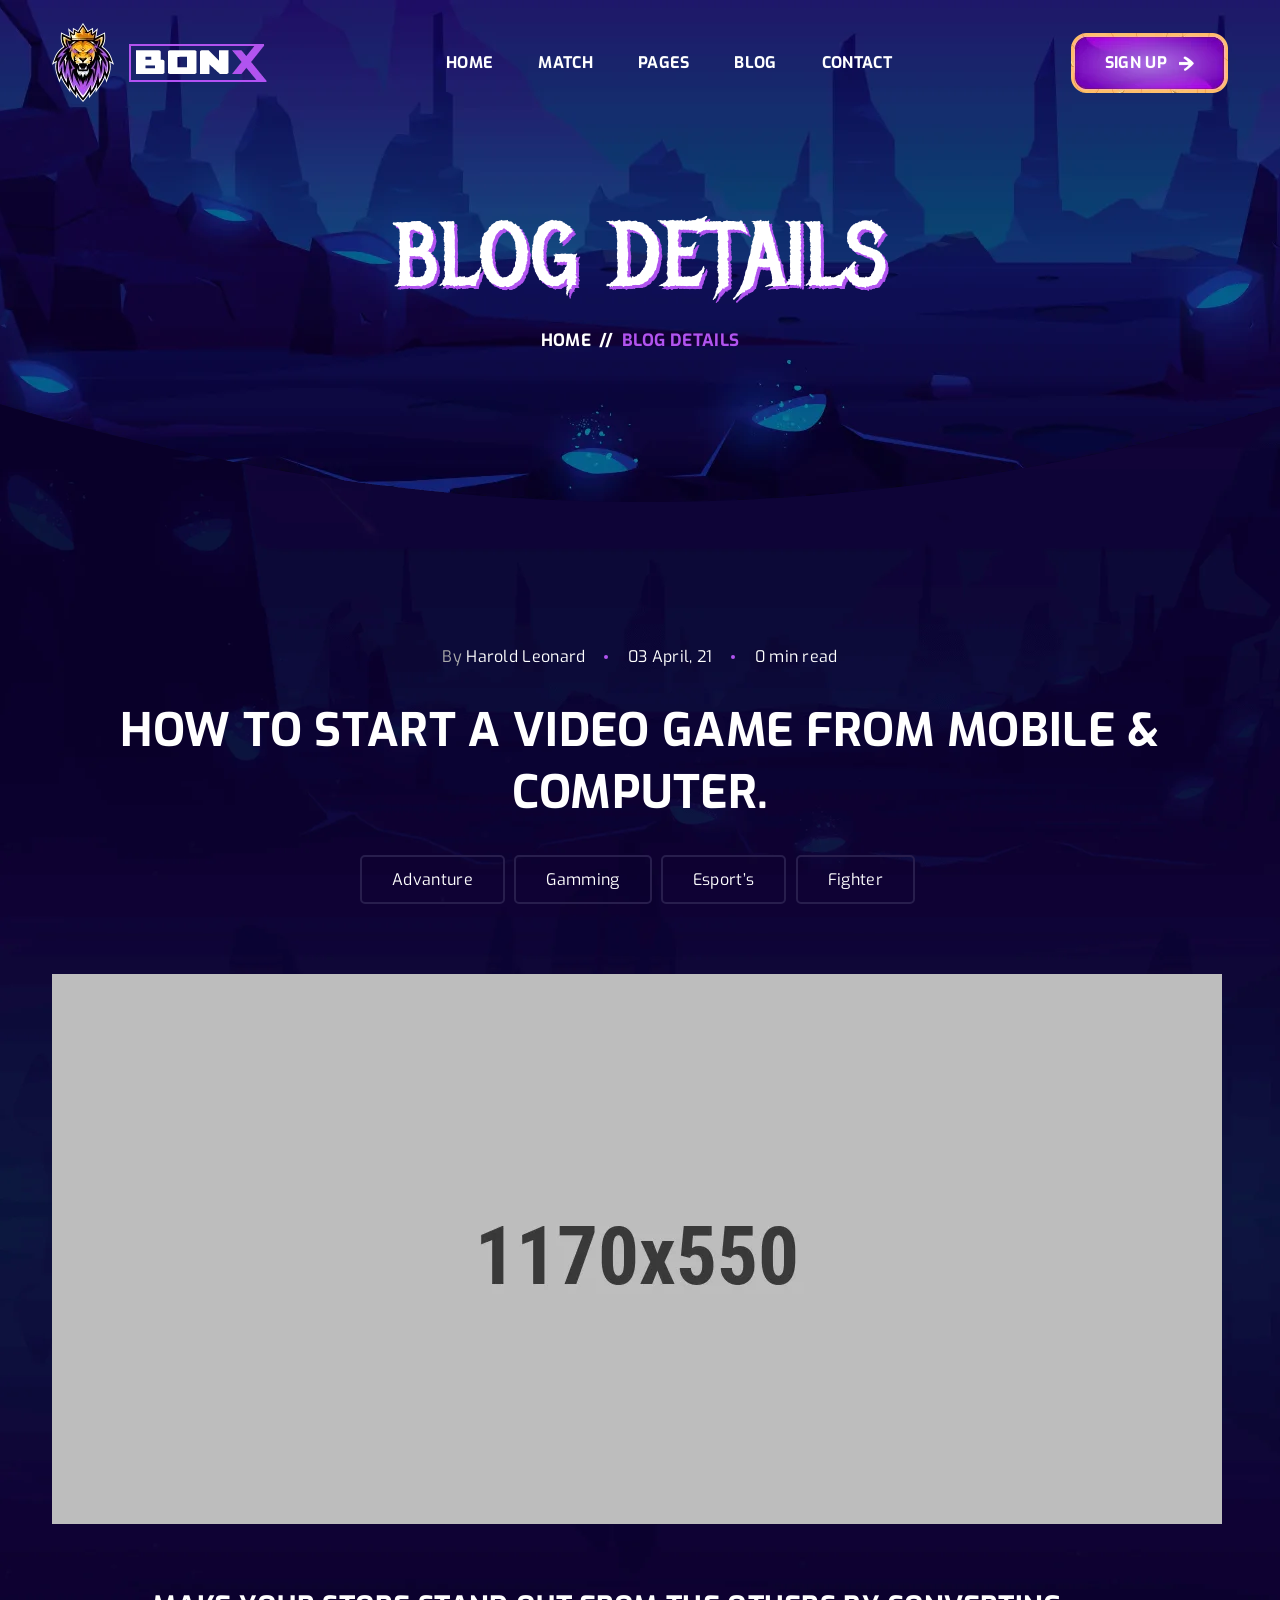
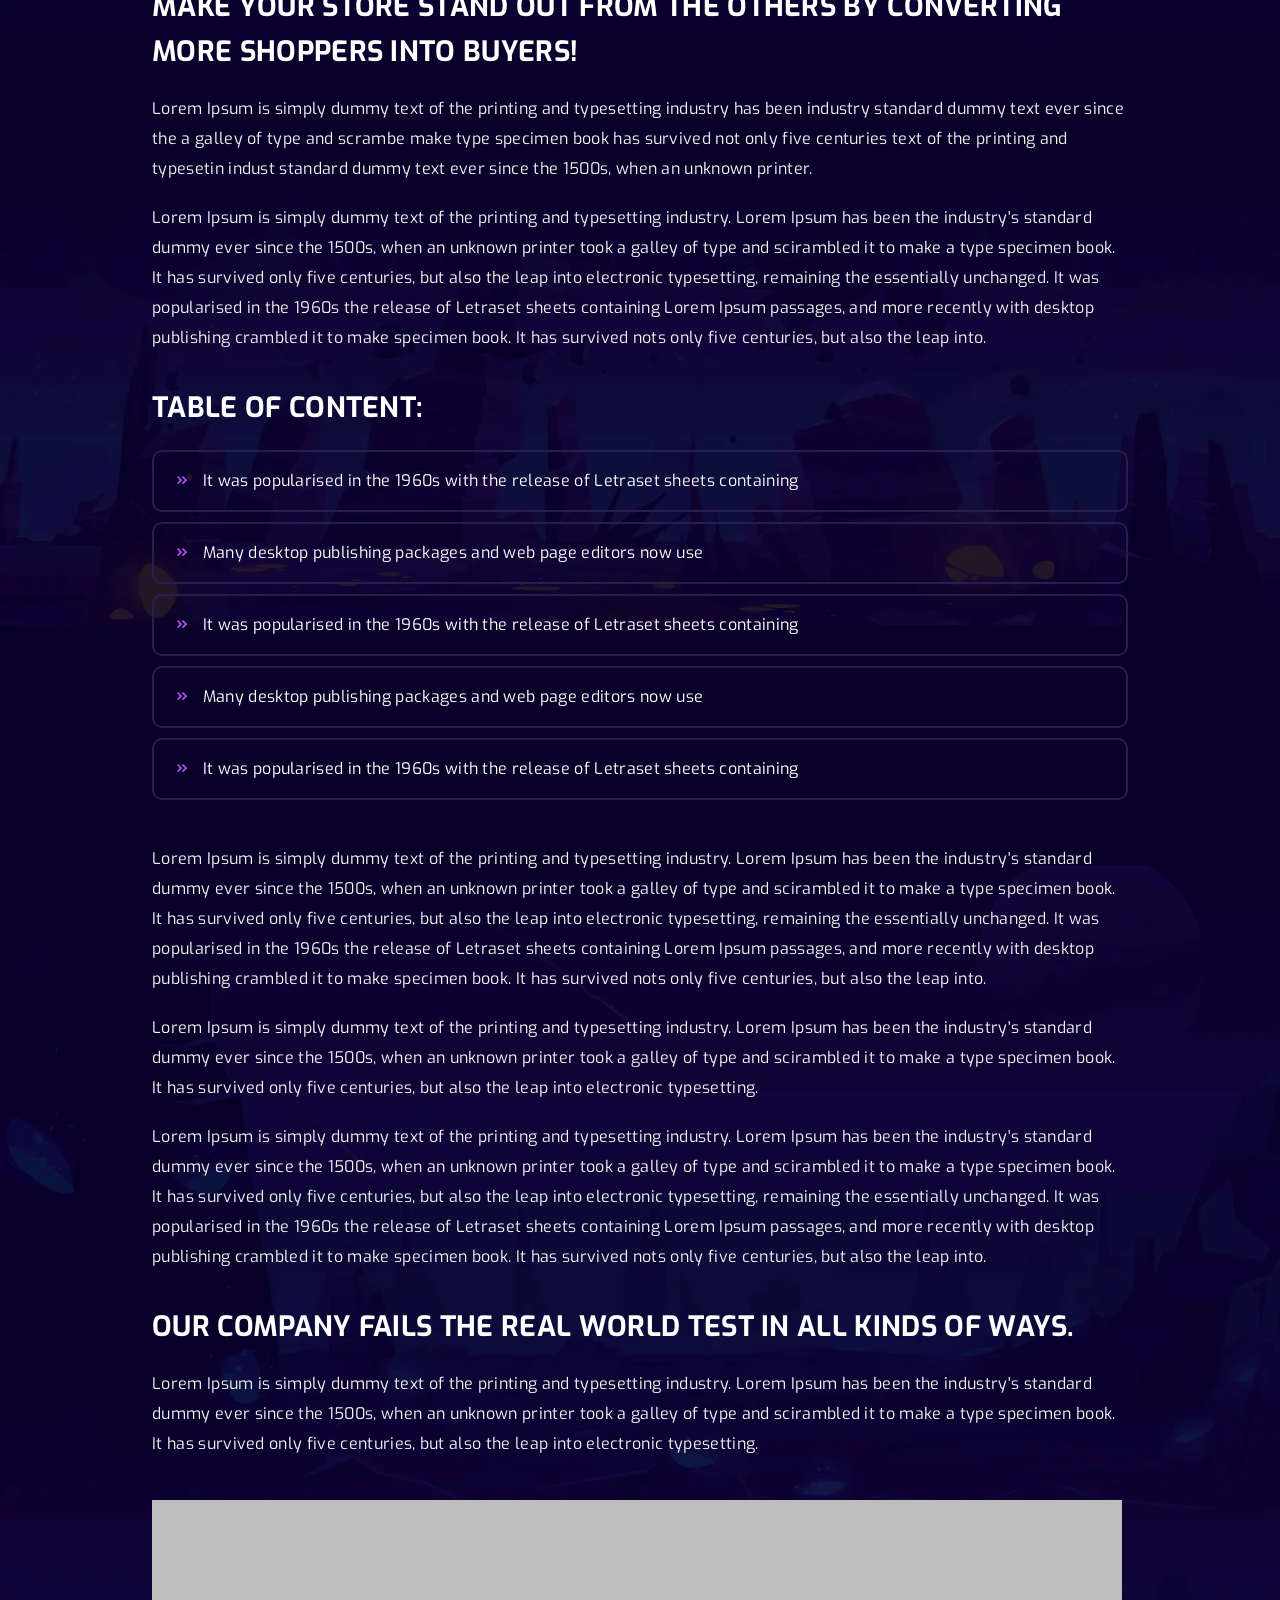
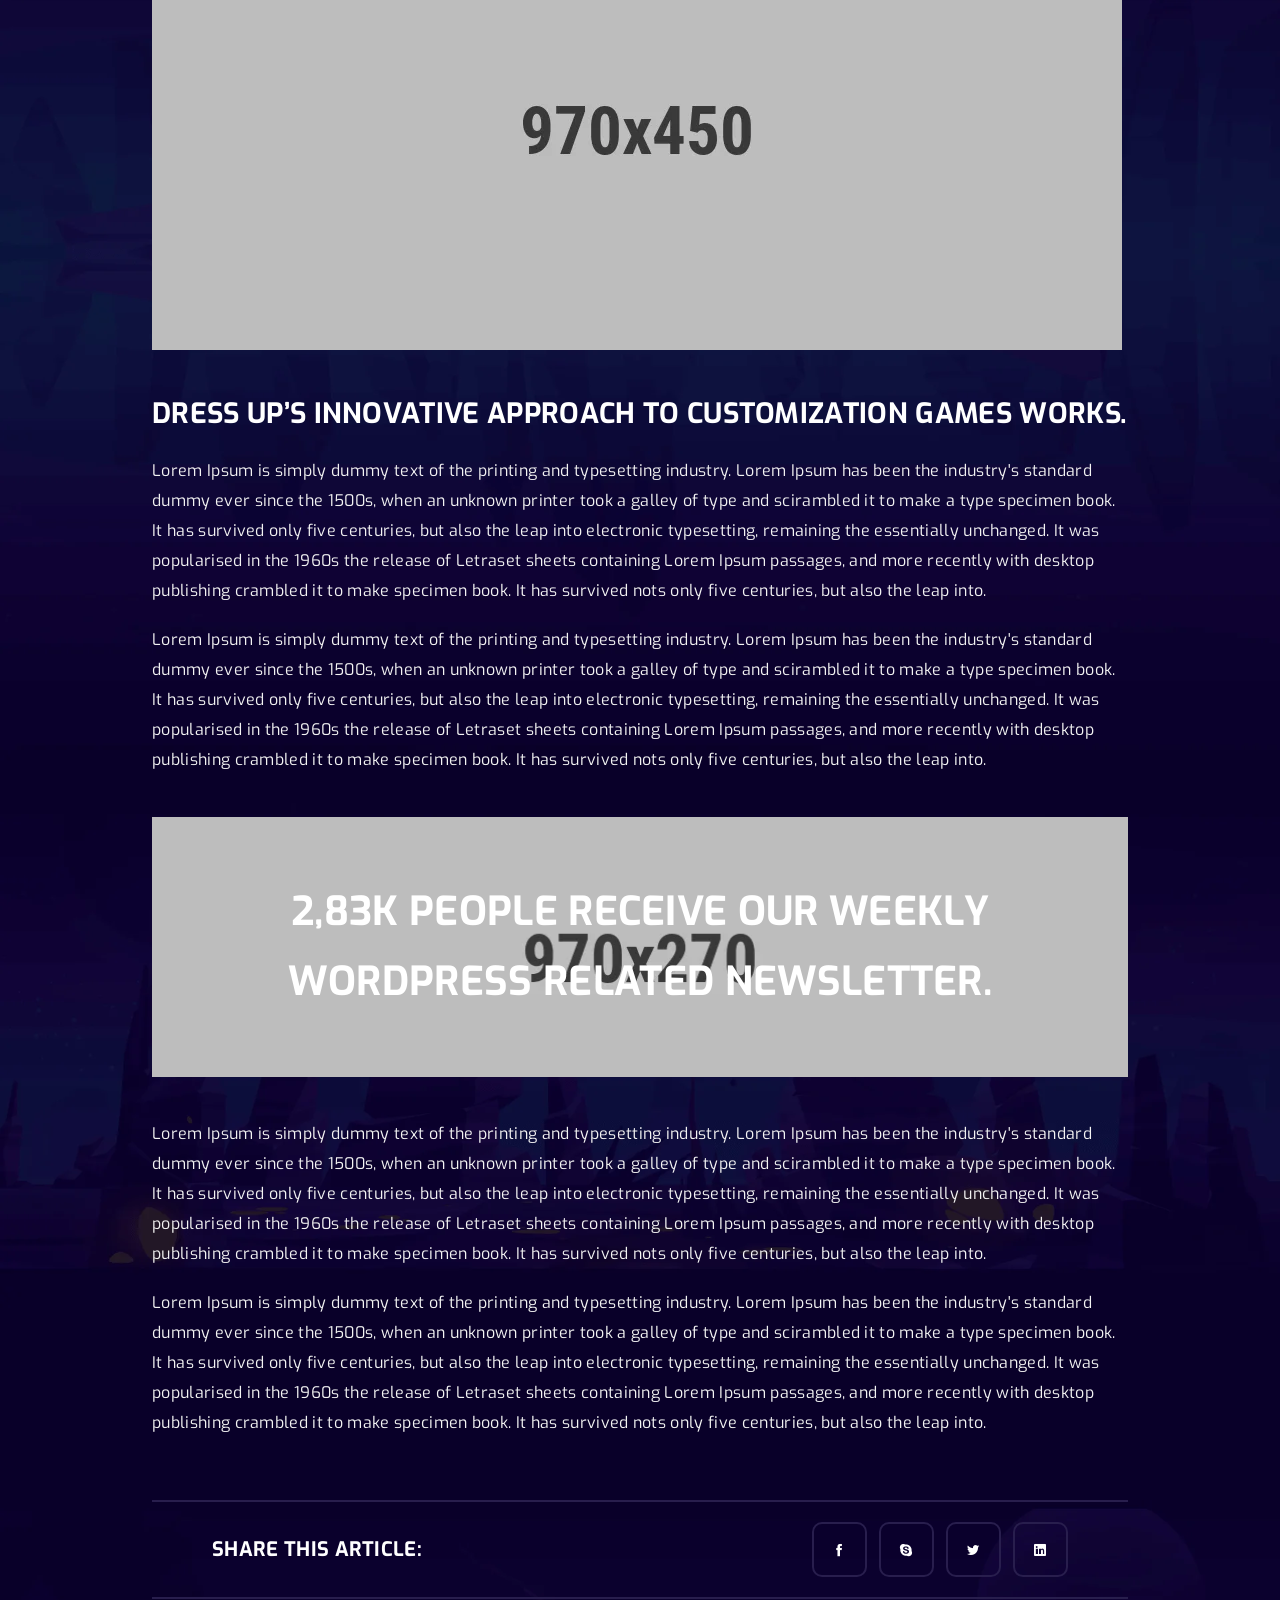
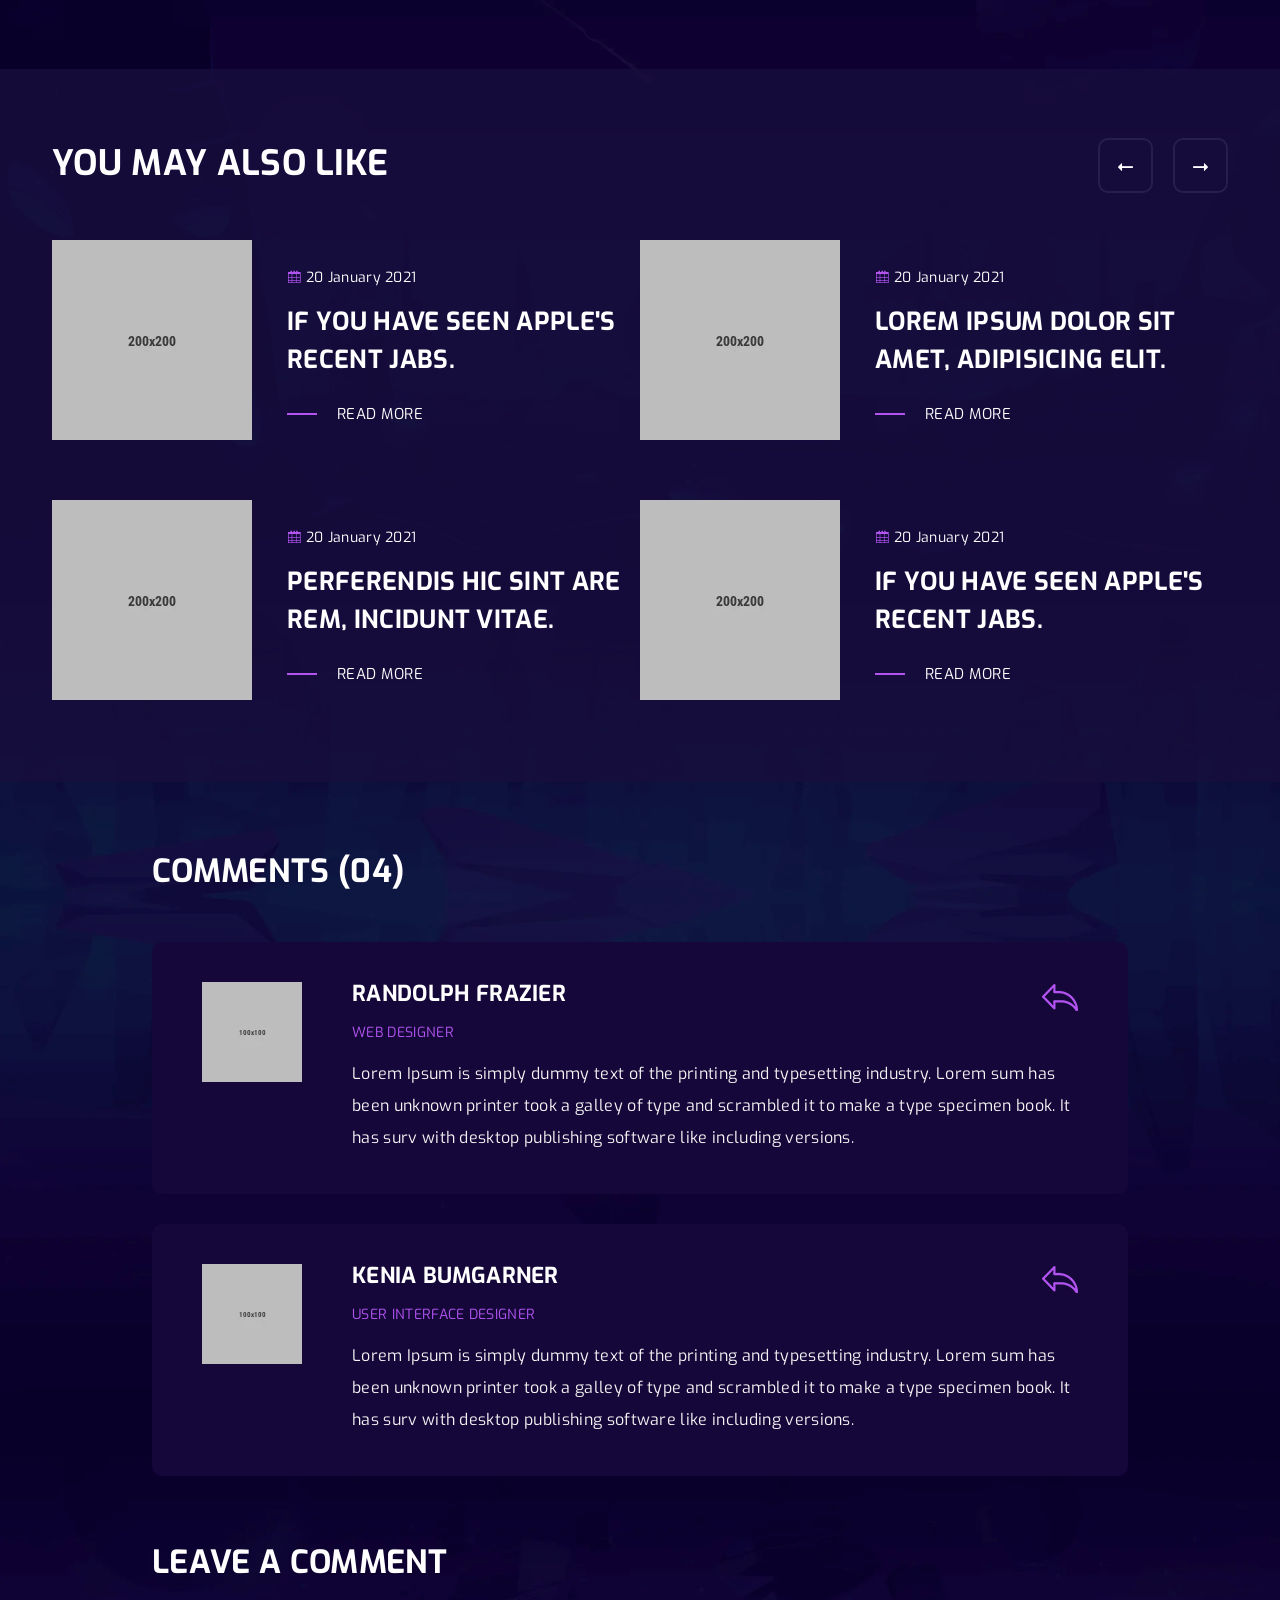
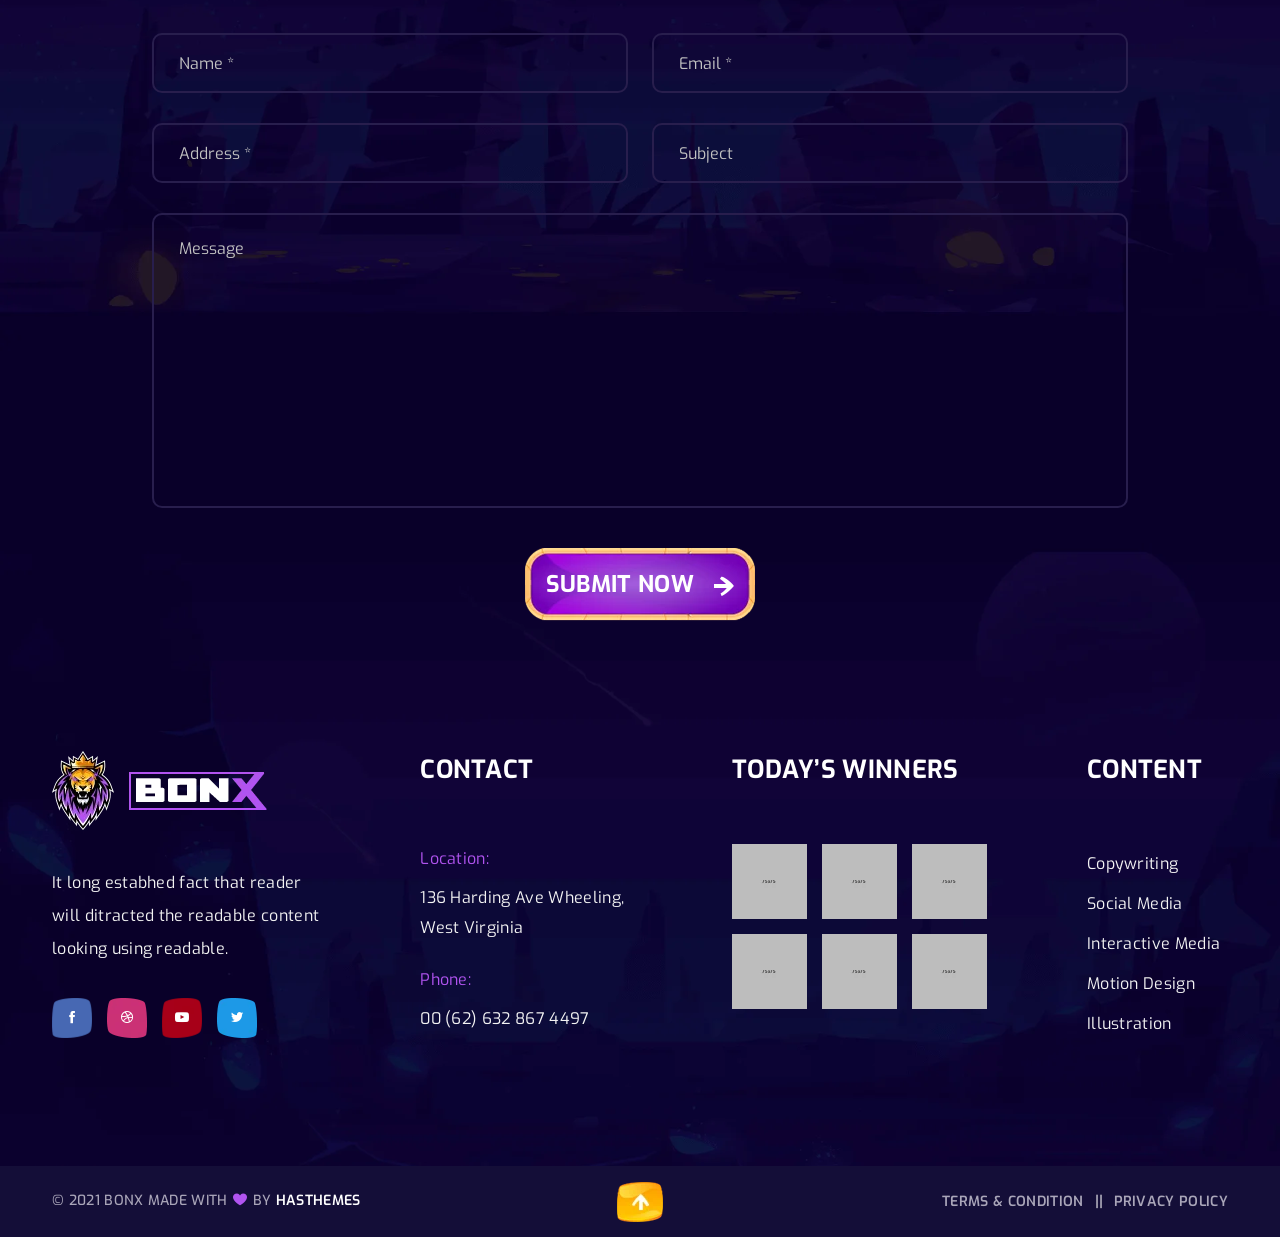
<file: blog-details.html>
<!doctype html>
<html class="no-js" lang="en">

<head>
    <meta charset="utf-8">
    <meta http-equiv="x-ua-compatible" content="ie=edge">
    <title>Bonx - Gaming Website Template HTML Version</title>
    <meta name="description" content="Bonx is a terrific esports website template with a slick and modern look.  It’s a robust gaming HTML template for bloggers and online gamers who want to share their enthusiasm for games on the internet."/>
    <meta name="keywords" content="	bootstrap, clean, esports, game, game portal, Game website, gamer, games, gaming, magazine, match, modern, online game, sport, sports">
    <meta name="author" content="Code Carnival">
    <meta name="viewport" content="width=device-width, initial-scale=1">
    
    <!-- Add site Favicon -->
    <link rel="shortcut icon" href="assets/img/favicon.ico" type="image/png">

    <!-- CSS 
    ========================= -->
    <link rel="preconnect" href="https://fonts.googleapis.com">
    <link rel="preconnect" href="https://fonts.gstatic.com" crossorigin>
    <link href="https://fonts.googleapis.com/css2?family=Exo:ital,wght@0,100;0,200;0,300;0,400;0,500;0,600;0,700;0,800;0,900;1,100;1,200;1,300;1,400;1,500;1,600;1,700;1,800;1,900&family=Metal+Mania&display=swap" rel="stylesheet">

    <link rel="stylesheet" href="assets/css/vendor/bootstrap.min.css">
    <link rel="stylesheet" href="assets/css/slick.css">
    <link rel="stylesheet" href="assets/css/icofont.min.css">
    <link rel="stylesheet" href="assets/css/animate.css">
    <link rel="stylesheet" href="assets/css/nice-select.css">
    <link rel="stylesheet" href="assets/css/magnific-popup.css">
    <!-- Main Style CSS -->
    <link rel="stylesheet" href="assets/css/style.css">
</head>

<body class="body__bg" data-bgimg="assets/img/bg/body-bg2.webp">
   
  
    <!--header area start-->
    <header class="header_section header_transparent sticky-header">
        <div class="container">
            <div class="row">
                <div class="col-12">
                    <div class="main_header d-flex justify-content-between align-items-center">
                        <div class="header_logo">
                            <a class="sticky_none" href="index.html"><img aria-label="logo" width="215" height="79" src="assets/img/logo/logo.webp" alt=""></a>
                        </div>
                        <!--main menu start-->
                        <div class="main_menu d-none d-lg-block"> 
                            <nav>  
                                <ul class="d-flex">
                                    <li><a href="index.html">Home</a></li> 
                                    <li><a href="match.html">Match</a>
                                        <ul class="sub_menu">
                                            <li><a href="match.html">Match Page</a></li>
                                            <li><a href="match-details.html">Match Details</a></li>
                                        </ul>
                                    </li>
                                    <li><a href="#">Pages</a>
                                        <ul class="sub_menu">
                                            <li><a href="about.html">About Us</a></li>
                                            <li><a href="all-game.html">All Game</a></li>
                                            <li><a href="game-details.html">Game Details</a></li>
                                            <li><a href="faq.html">Faq Page</a></li>
                                            <li><a href="players.html">Players</a></li>
                                            <li><a href="player-details.html">Player Details</a></li>
                                            <li><a href="registration.html">Sign Up</a></li>
                                            <li><a href="login.html">Login</a></li>
                                            <li><a href="404.html">Error 404</a></li>
                                        </ul>
                                    </li>
                                    <li><a href="blog-left-sidebar.html">blog</a>
                                        <ul class="sub_menu">
                                            <li><a href="blog-left-sidebar.html">Blog Left Sidebar</a></li>
                                            <li><a href="blog-right-sidebar.html">Blog Right Sidebar</a></li>
                                            <li><a href="blog-without-sidebar.html">Blog Without Sidebar</a></li>
                                             <li><a href="blog-grid-left-sidebar.html">Blog Grid Left Sidebar</a></li>
                                            <li><a href="blog-grid-right-sidebar.html">Blog Grid Right Sidebar</a></li>
                                            <li><a href="blog-grid-without-sidebar.html">Blog Grid Without Sidebar</a></li>
                                            <li><a href="blog-details-left-sidebar.html">Blog Details Left Sidebar</a></li>
                                            <li><a href="blog-details-right-sidebar.html">Blog Details Right Sidebar</a></li>
                                            <li><a href="blog-details.html">Blog Details</a></li>
                                        </ul>
                                    </li>
                                    <li><a href="contact.html">Contact</a></li>
                                </ul>  
                            </nav>
                        </div>
                        <!--main menu end-->
                        <div class="header_right_sidebar d-flex align-items-center">
                            <div class="sing_up_btn">
                                <a class="btn btn-link" href="registration.html">SIGN UP <img width="15" height="15" src="assets/img/icon/arrrow-icon2.webp" alt=""> </a>
                            </div>
                            <div class="canvas_open">
                                <button type="button" data-bs-toggle="offcanvas" data-bs-target="#offcanvasMenu"><i class="icofont-navigation-menu"></i></button>
                            </div>
                        </div>
                    </div>
                </div>
            </div>
        </div>
    </header>
    <!--header area end-->

    <!--offcanvas menu area start-->
    <div class="offcanvas offcanvas-start" tabindex="-1" id="offcanvasMenu">
        <div class="offcanvas-header justify-content-end">
            <button type="button" class="btn-close text-reset" data-bs-dismiss="offcanvas" aria-label="Close"></button>
        </div>
        <div class="offcanvas-body">
            <ul class="offcanvas_main_menu">
                <li class="menu-item-has-children active">
                    <a href="index.html">Home</a>
                </li>
                <li class="menu-item-has-children"><a href="#">Match</a>
                    <ul class="sub-menu">
                        <li><a href="match.html">Match Page</a></li>
                        <li><a href="match-details.html">Match Details</a></li>
                    </ul>
                </li>
                <li class="menu-item-has-children"><a href="#">Pages</a>
                    <ul class="sub-menu">
                        <li><a href="about.html">About Us</a></li>
                        <li><a href="all-game.html">All Game</a></li>
                        <li><a href="game-details.html">Game Details</a></li>
                        <li><a href="faq.html">Faq Page</a></li>
                        <li><a href="players.html">Players</a></li>
                        <li><a href="player-details.html">Player Details</a></li>
                                            <li><a href="registration.html">Sign Up</a></li>
                                            <li><a href="login.html">Login</a></li>
                        <li><a href="404.html">Error 404</a></li>
                    </ul>
                </li>
                <li class="menu-item-has-children">
                    <a href="#">blog</a>
                    <ul class="sub-menu">
                        <li><a href="blog-left-sidebar.html">Blog Left Sidebar</a></li>
                        <li><a href="blog-right-sidebar.html">Blog Right Sidebar</a></li>
                        <li><a href="blog-without-sidebar.html">Blog Without Sidebar</a></li>
                            <li><a href="blog-grid-left-sidebar.html">Blog Grid Left Sidebar</a></li>
                            <li><a href="blog-grid-right-sidebar.html">Blog Grid Right Sidebar</a></li>
                        <li><a href="blog-grid-without-sidebar.html">Blog Grid Without Sidebar</a></li>
                        <li><a href="blog-details-left-sidebar.html">Blog Details Left Sidebar</a></li>
                        <li><a href="blog-details-right-sidebar.html">Blog Details Right Sidebar</a></li>
                        <li><a href="blog-details.html">Blog Details</a></li>
                    </ul>
                </li>
                <li class="menu-item-has-children"><a href="contact.html">Contact Us</a></li>
            </ul>
        </div>
    </div>
    <!--offcanvas menu area end-->

    <!-- breadcrumbs area start -->
    <div class="breadcrumbs_aree breadcrumbs_bg mb-140" data-bgimg="assets/img/bg/breadcrumbs-bg.webp">
        <div class="container">
            <div class="row">
                <div class="col-12">
                    <div class="breadcrumbs_text text-center">
                        <h1>BLOG DETAILS</h1>
                        <ul class="d-flex justify-content-center">
                            <li><a href="index.html">Home </a></li>
                            <li> <span>//</span></li>
                            <li>  Blog Details</li>
                        </ul>
                    </div>
                </div>
            </div>
        </div>
    </div>
    <!-- breadcrumbs area end -->
    
    <!-- page wrapper start -->
    <div class="page_wrapper">

        <!--blog body area start-->
        <section class="blog_details_section mb-130">
            <div class="container">
                <div class="row">
                    <div class="col-12">
                        <div class="blog_details_inner">
                            <div class="blog_details_header text-center">
                                <div class="blog__meta_date">
                                    <ul class="d-flex justify-content-center">
                                        <li><span>By</span> Harold Leonard   </li>
                                        <li> 03 April, 21  </li>
                                        <li>0 min read</li>
                                    </ul>
                                </div>
                                <div class="blog_details_title">
                                    <h2>How to Start a Video Game from
                                        mobile & computer.</h2>
                                </div>
                                <div class="widget_tags">
                                    <ul>
                                        <li><a href="#">Advanture</a></li>
                                        <li><a href="#">Gamming</a></li>
                                        <li><a href="#"> Esport’s</a></li>
                                        <li><a href="#">Fighter</a></li>
                                    </ul>
                                </div>
                            </div>
                            <div class="blog_sticky_thumb">
                                <img width="1170" height="550" src="assets/img/blog/blog-sticky.webp" alt="">
                            </div>
                            <div class="blog_details_content ">
                                <div class="blog_details_content_step">
                                    <h3 class="title_margin">Make your store stand out from the others by converting more
                                        shoppers into buyers!</h3>
                                    <div class="blog_details_desc">   
                                        <p>Lorem Ipsum is simply dummy text of the printing and typesetting industry has been industry standard dummy text ever since the
                                            a galley of type and scrambe make type specimen book has survived not only five centuries text of the printing and typesetin indust
                                            standard dummy text ever since the 1500s, when an unknown printer.</p> 
                                        <p>Lorem Ipsum is simply dummy text of the printing and typesetting industry. Lorem Ipsum has been the industry's standard dummy
                                            ever since the 1500s, when an unknown printer took a galley of type and scirambled it to make a type specimen book. It has survived
                                            only five centuries, but also the leap into electronic typesetting, remaining the essentially unchanged. It was popularised in the 1960s
                                            the release of Letraset sheets containing Lorem Ipsum passages, and more recently with desktop publishing crambled it to make
                                            specimen book. It has survived nots only five centuries, but also the leap into.</p>  
                                    </div> 
                                </div>
                                <div class="blog_details_content_step">
                                    <h3 class="title_margin">Table of Content:</h3>
                                    <div class="blog_details_table_content">
                                        <ul>
                                            <li><a href="#"><i class="icofont-rounded-double-right"></i> It was popularised in the 1960s with the release of Letraset sheets containing</a></li>
                                            <li><a href="#"><i class="icofont-rounded-double-right"></i> Many desktop publishing packages and web page editors now use</a></li>
                                            <li><a href="#"><i class="icofont-rounded-double-right"></i> It was popularised in the 1960s with the release of Letraset sheets containing</a></li>
                                            <li><a href="#"><i class="icofont-rounded-double-right"></i> Many desktop publishing packages and web page editors now use</a></li>
                                            <li><a href="#"><i class="icofont-rounded-double-right"></i> It was popularised in the 1960s with the release of Letraset sheets containing</a></li>
                                        </ul>
                                    </div>
                                    <div class="blog_details_desc">   
                                        <p>Lorem Ipsum is simply dummy text of the printing and typesetting industry. Lorem Ipsum has been the industry's standard dummy
                                            ever since the 1500s, when an unknown printer took a galley of type and scirambled it to make a type specimen book. It has survived
                                            only five centuries, but also the leap into electronic typesetting, remaining the essentially unchanged. It was popularised in the 1960s
                                            the release of Letraset sheets containing Lorem Ipsum passages, and more recently with desktop publishing crambled it to make
                                            specimen book. It has survived nots only five centuries, but also the leap into.</p> 
                                        <p>Lorem Ipsum is simply dummy text of the printing and typesetting industry. Lorem Ipsum has been the industry's standard dummy
                                            ever since the 1500s, when an unknown printer took a galley of type and scirambled it to make a type specimen book. It has survived
                                            only five centuries, but also the leap into electronic typesetting.</p> 
                                            <p>Lorem Ipsum is simply dummy text of the printing and typesetting industry. Lorem Ipsum has been the industry's standard dummy
                                                ever since the 1500s, when an unknown printer took a galley of type and scirambled it to make a type specimen book. It has survived
                                                only five centuries, but also the leap into electronic typesetting, remaining the essentially unchanged. It was popularised in the 1960s
                                                the release of Letraset sheets containing Lorem Ipsum passages, and more recently with desktop publishing crambled it to make
                                                specimen book. It has survived nots only five centuries, but also the leap into.</p> 
                                    </div>
                                </div>

                                <div class="blog_details_content_step">
                                    <h3 class="title_margin">Our company fails the real world test in all kinds of ways.</h3>
                                    <div class="blog_details_desc">   
                                        <p>Lorem Ipsum is simply dummy text of the printing and typesetting industry. Lorem Ipsum has been the industry's standard dummy
                                            ever since the 1500s, when an unknown printer took a galley of type and scirambled it to make a type specimen book. It has survived
                                            only five centuries, but also the leap into electronic typesetting.</p>  
                                    </div>
                                    <div class="blog_details_layer_thumb">
                                        <img width="970" height="450" src="assets/img/blog/blog_details_layer.webp" alt="">
                                    </div>
                                </div>

                                <div class="blog_details_content_step">
                                    <h3 class="title_margin">Dress Up’s Innovative Approach to Customization Games Works.</h3>
                                    <div class="blog_details_desc">   
                                        <p>Lorem Ipsum is simply dummy text of the printing and typesetting industry. Lorem Ipsum has been the industry's standard dummy
                                            ever since the 1500s, when an unknown printer took a galley of type and scirambled it to make a type specimen book. It has survived
                                            only five centuries, but also the leap into electronic typesetting, remaining the essentially unchanged. It was popularised in the 1960s
                                            the release of Letraset sheets containing Lorem Ipsum passages, and more recently with desktop publishing crambled it to make
                                            specimen book. It has survived nots only five centuries, but also the leap into.</p> 
                                        <p>Lorem Ipsum is simply dummy text of the printing and typesetting industry. Lorem Ipsum has been the industry's standard dummy
                                            ever since the 1500s, when an unknown printer took a galley of type and scirambled it to make a type specimen book. It has survived
                                            only five centuries, but also the leap into electronic typesetting, remaining the essentially unchanged. It was popularised in the 1960s
                                            the release of Letraset sheets containing Lorem Ipsum passages, and more recently with desktop publishing crambled it to make
                                            specimen book. It has survived nots only five centuries, but also the leap into.</p>     
                                    </div>
                                    <div class="blog_related_text" data-bgimg="assets/img/blog/blog-related-bg.webp">
                                        <h3>2,83k People Receive Our Weekly
                                            WordPress Related Newsletter.</h3>
                                    </div>
                                    <div class="blog_details_desc">   
                                        <p>Lorem Ipsum is simply dummy text of the printing and typesetting industry. Lorem Ipsum has been the industry's standard dummy
                                            ever since the 1500s, when an unknown printer took a galley of type and scirambled it to make a type specimen book. It has survived
                                            only five centuries, but also the leap into electronic typesetting, remaining the essentially unchanged. It was popularised in the 1960s
                                            the release of Letraset sheets containing Lorem Ipsum passages, and more recently with desktop publishing crambled it to make
                                            specimen book. It has survived nots only five centuries, but also the leap into.</p> 
                                        <p>Lorem Ipsum is simply dummy text of the printing and typesetting industry. Lorem Ipsum has been the industry's standard dummy
                                            ever since the 1500s, when an unknown printer took a galley of type and scirambled it to make a type specimen book. It has survived
                                            only five centuries, but also the leap into electronic typesetting, remaining the essentially unchanged. It was popularised in the 1960s
                                            the release of Letraset sheets containing Lorem Ipsum passages, and more recently with desktop publishing crambled it to make
                                            specimen book. It has survived nots only five centuries, but also the leap into.</p>     
                                    </div>
                                </div>
                                <div class="post__social d-flex justify-content-between align-items-center">
                                    <h3>Share this article:</h3>
                                    <ul class="d-flex">
                                        <li><a href="https://www.facebook.com"><i class="icofont-facebook"></i></a></li>
                                        <li><a href="https://www.skype.com"><i class="icofont-skype"></i></a></li>
                                        <li><a href="https://twitter.com"><i class="icofont-twitter"></i></a></li>
                                        <li><a href="https://www.linkedin.com"><i class="icofont-linkedin"></i></a></li>
                                    </ul>
                                </div>
                            </div>
                        </div>
                    </div>
                </div>
            </div>
            <div class="blog_like_area" data-bgimg="assets/img/blog/blog-like-bg.webp">
                <div class="container">
                    <div class="blog_like_title">
                        <h2>You may also like</h2>
                    </div>
                    <div class="blog_like_inner slick__activation2" data-slick='{
                        "slidesToShow": 2,
                        "slidesToScroll": 1,
                        "arrows": true,
                        "dots": false,
                        "autoplay": false,
                        "speed": 300,
                        "infinite": true ,  
                        "responsive":[  
                        {"breakpoint":992, "settings": { "slidesToShow": 1 } },  
                        {"breakpoint":576, "settings": { "slidesToShow": 1 } }  
                        ]                                                     
                    }'>
                        <div class="blog_like_list">
                            <div class="single_blog d-flex align-items-center wow fadeInUp" data-wow-delay="0.1s" data-wow-duration="1.1s">
                                <div class="blog_thumb">
                                    <a href="blog-details.html"><img width="200" height="200" src="assets/img/blog/blog1.webp" alt=""></a>
                                </div>
                                <div class="blog_content">
                                    <div class="blog_date">
                                        <span><i class="icofont-calendar"></i>  20 January 2021</span>
                                    </div>
                                    <h3><a href="blog-details.html">if you have seen Apple's
                                        recent jabs.</a></h3>
                                    <a href="blog-details.html">READ MORE</a>
                                </div>
                            </div>
                            <div class="single_blog d-flex align-items-center wow fadeInUp" data-wow-delay="0.1s" data-wow-duration="1.1s">
                                <div class="blog_thumb">
                                    <a href="blog-details.html"><img width="200" height="200" src="assets/img/blog/blog3.webp" alt=""></a>
                                </div>
                                <div class="blog_content">
                                    <div class="blog_date">
                                        <span><i class="icofont-calendar"></i>  20 January 2021</span>
                                    </div>
                                    <h3><a href="blog-details.html"> Perferendis hic sint are rem, incidunt vitae.</a></h3>
                                    <a href="blog-details.html">READ MORE</a>
                                </div>
                            </div>
                        </div>
                        <div class="blog_like_list">
                            <div class="single_blog d-flex align-items-center wow fadeInUp" data-wow-delay="0.1s" data-wow-duration="1.1s">
                                <div class="blog_thumb">
                                    <a href="blog-details.html"><img width="200" height="200" src="assets/img/blog/blog2.webp" alt=""></a>
                                </div>
                                <div class="blog_content">
                                    <div class="blog_date">
                                        <span><i class="icofont-calendar"></i>  20 January 2021</span>
                                    </div>
                                    <h3><a href="blog-details.html">Lorem ipsum dolor sit amet, adipisicing elit.</a></h3>
                                    <a href="blog-details.html">READ MORE</a>
                                </div>
                            </div>
                            <div class="single_blog d-flex align-items-center wow fadeInUp" data-wow-delay="0.1s" data-wow-duration="1.1s">
                                <div class="blog_thumb">
                                    <a href="blog-details.html"><img width="200" height="200" src="assets/img/blog/blog4.webp" alt=""></a>
                                </div>
                                <div class="blog_content">
                                    <div class="blog_date">
                                        <span><i class="icofont-calendar"></i>  20 January 2021</span>
                                    </div>
                                    <h3><a href="blog-details.html">if you have seen Apple's
                                        recent jabs.</a></h3>
                                    <a href="blog-details.html">READ MORE</a>
                                </div>
                            </div>
                        </div>
                        <div class="blog_like_list">
                            <div class="single_blog d-flex align-items-center wow fadeInUp" data-wow-delay="0.1s" data-wow-duration="1.1s">
                                <div class="blog_thumb">
                                    <a href="blog-details.html"><img width="200" height="200" src="assets/img/blog/blog2.webp" alt=""></a>
                                </div>
                                <div class="blog_content">
                                    <div class="blog_date">
                                        <span><i class="icofont-calendar"></i>  20 January 2021</span>
                                    </div>
                                    <h3><a href="blog-details.html">Lorem ipsum dolor sit amet, adipisicing elit.</a></h3>
                                    <a href="blog-details.html">READ MORE</a>
                                </div>
                            </div>
                            <div class="single_blog d-flex align-items-center wow fadeInUp" data-wow-delay="0.1s" data-wow-duration="1.1s">
                                <div class="blog_thumb">
                                    <a href="blog-details.html"><img width="200" height="200" src="assets/img/blog/blog4.webp" alt=""></a>
                                </div>
                                <div class="blog_content">
                                    <div class="blog_date">
                                        <span><i class="icofont-calendar"></i>  20 January 2021</span>
                                    </div>
                                    <h3><a href="blog-details.html">if you have seen Apple's
                                        recent jabs.</a></h3>
                                    <a href="blog-details.html">READ MORE</a>
                                </div>
                            </div>
                        </div>
                    </div>
                </div>
            </div>
            <div class="container">
                <div class="row">
                    <div class="col-12">
                        <div class="blog_comment_wrapper">
                            <div class="comments_box">
                                <div class="comments_title">
                                    <h2>COMMENTS (04)</h2>
                                </div>
                                <div class="comment_list d-flex">
                                    <div class="comment_thumb">
                                        <img width="100" height="100" src="assets/img/blog/post-comment1.webp" alt="">
                                    </div>
                                    <div class="comment_content">
                                        <a href="#"> <img width="36" height="27" src="assets/img/icon/reply.webp" alt=""> </a>
                                        <h3>Randolph Frazier</h3>
                                        <span> Web Designer</span>
                                        <p>Lorem Ipsum is simply dummy text of the printing and typesetting industry. Lorem sum has been 
                                            unknown printer took a galley of type and scrambled it to make a type specimen book. It has surv
                                            with desktop publishing software like including versions.</p>
                                    </div>
                                </div>
                                <div class="comment_list d-flex">
                                    <div class="comment_thumb">
                                        <img width="100" height="100" src="assets/img/blog/post-comment2.webp" alt="">
                                    </div>
                                    <div class="comment_content">
                                        <a href="#"> <img width="36" height="27" src="assets/img/icon/reply.webp" alt=""> </a>
                                        <h3>Kenia Bumgarner</h3>
                                        <span> user Interface designer</span>
                                        <p>Lorem Ipsum is simply dummy text of the printing and typesetting industry. Lorem sum has been 
                                            unknown printer took a galley of type and scrambled it to make a type specimen book. It has surv
                                            with desktop publishing software like including versions.</p>
                                    </div>
                                </div>
                            </div>
                            <div class="comments_form">
                                <div class="comments_title">
                                    <h2>Leave A Comment</h2>
                                </div>
                                <div class="comments_form_inner">
                                    <form action="#">
                                        <div class="row">
                                            <div class="col-lg-6 col-md-6">
                                                <div class="comments_form_input">
                                                    <input placeholder="Name *" type="text">
                                                </div>
                                            </div> 
                                            <div class="col-lg-6 col-md-6">
                                                <div class="comments_form_input">
                                                    <input placeholder="Email *" type="text">
                                                </div>
                                            </div>
                                            <div class="col-lg-6 col-md-6">
                                                <div class="comments_form_input">
                                                    <input placeholder="Address *" type="text">
                                                </div>
                                            </div>
                                            <div class="col-lg-6 col-md-6">
                                                <div class="comments_form_input">
                                                    <input placeholder="Subject" type="text">
                                                </div>
                                            </div>
                                            <div class="col-12">
                                                <div class="comments_form_input">
                                                    <textarea placeholder="Message"></textarea>
                                                </div>
                                            </div> 
                                        </div>
                                        <div class="comments_submit_btn text-center">
                                            <a class="btn btn-link" href="#">SUBMIT NOW <img width="20" height="20" src="assets/img/icon/arrrow-icon.webp" alt=""> </a>
                                        </div>
                                    </form> 
                                </div>  
                            </div>   
                        </div> 
                    </div>
                </div>
            </div>
        </section>
        <!--blog section area end-->

    </div>
    <!-- page wrapper end -->

    <!--footer area start-->
    <footer class="footer_widgets">
        <div class="main_footer">
            <div class="container">
                <div class="row">
                    <div class="col-12">
                        <div class="main_footer_inner d-flex">
                            <div class="footer_widget_list">
                                <div class="footer_logo">
                                    <a href="#"><img aria-label="logo" width="215" height="79" src="assets/img/logo/logo.webp" alt=""></a>
                                </div>
                                <div class="footer_contact_desc">
                                    <p>It long estabhed fact that reader
                                        will ditracted the readable content
                                        looking using readable.</p>
                                </div>
                                <div class="footer_social">
                                    <ul class="d-flex">
                                        <li><a aria-label="facebook" class="facebook" href="https://www.facebook.com"><i class="icofont-facebook"></i></a></li>
                                        <li><a aria-label="dribble" class="dribbble" href="https://dribbble.com"><i class="icofont-dribbble"></i></a></li>
                                        <li><a aria-label="youtube" class="youtube" href="https://www.youtube.com"><i class="icofont-youtube-play"></i></a></li>
                                        <li><a aria-label="twitter" class="twitter" href="https://twitter.com"><i class="icofont-twitter"></i></a></li>
                                    </ul>
                                </div>
                            </div>
                            <div class="footer_widget_list contact">
                                <h3>Contact</h3>
                                <div class="footer_contact_info">
                                    <div class="footer_contact_info_list">
                                        <span>Location:</span>
                                        <p>136 Harding Ave
                                            Wheeling, West Virginia</p>
                                    </div>
                                    <div class="footer_contact_info_list">
                                        <span>Phone:</span>
                                        <p><a href="#">00 (62) 632 867 4497</a></p>
                                    </div>
                                </div>
                            </div>
                            <div class="footer_widget_list">
                                <h3>today’s winners</h3>
                                <div class="footer_winners_gallery">
                                    <div class="footer_winners_list d-flex">
                                        <div class="footer_winners_thumb">
                                            <a href="game-details.html"><img aria-label="game-team" width="75" height="75" src="assets/img/others/winners1.webp" alt=""></a>
                                        </div>
                                        <div class="footer_winners_thumb">
                                            <a href="game-details.html"><img aria-label="game-team" width="75" height="75" src="assets/img/others/winners2.webp" alt=""></a>
                                        </div>
                                        <div class="footer_winners_thumb">
                                            <a href="game-details.html"><img aria-label="game-team" width="75" height="75" src="assets/img/others/winners3.webp" alt=""></a>
                                        </div>
                                    </div>
                                    <div class="footer_winners_list d-flex">
                                        <div class="footer_winners_thumb">
                                            <a href="game-details.html"><img aria-label="game-team" width="75" height="75" src="assets/img/others/winners4.webp" alt=""></a>
                                        </div>
                                        <div class="footer_winners_thumb">
                                            <a href="game-details.html"><img aria-label="game-team" width="75" height="75" src="assets/img/others/winners5.webp" alt=""></a>
                                        </div>
                                        <div class="footer_winners_thumb">
                                            <a href="game-details.html"><img aria-label="game-team" width="75" height="75" src="assets/img/others/winners6.webp" alt=""></a>
                                        </div>
                                    </div>
                                </div>
                            </div>
                            <div class="footer_widget_list footer_list_menu">
                                <h3>Content</h3>
                                <div class="footer_menu">
                                    <ul>
                                        <li><a href="about.html"> Copywriting</a></li>
                                        <li><a href="about.html">Social Media</a></li>
                                        <li><a href="about.html">Interactive Media</a></li>
                                        <li><a href="about.html">Motion Design</a></li>
                                        <li><a href="about.html">Illustration</a></li>
                                    </ul>
                                </div>
                            </div>
                        </div>
                    </div> 
                </div>
            </div>
        </div>
        <div class="footer_bottom">
            <div class="container">
                <div class="row">
                    <div class="col-12">
                        <div class="footer_bottom_inner d-flex justify-content-between">
                            <div class="copyright_right">
                                <p> © 2021  BONX  Made with  <i class="icofont-heart"></i>  by <a href="https://hasthemes.com">HasThemes</a></p>
                            </div>
                            <div class="footer_bottom_link_menu">
                                <ul class="d-flex">
                                    <li><a href="about.html">Terms & Condition  </a></li>
                                    <li><a href="about.html">Privacy Policy  </a></li>
                                </ul>
                            </div>

                            <div class="scroll__top_icon">
                                <a id="scroll-top" href="#"><img aria-label="scroll-top" width="46" height="40" src="assets/img/icon/scroll-top.webp" alt=""></a>
                            </div>
                        </div>
                    </div>
                </div>
            </div>
        </div>
    </footer>
    <!--footer area end-->

   
<!-- JS
============================================ -->
<!--modernizr min js here-->
<script src="assets/js/vendor/modernizr-3.7.1.min.js"></script>

<!-- Vendor JS -->
<script src="assets/js/vendor/jquery-3.6.0.min.js"></script>
<script src="assets/js/vendor/jquery-migrate-3.3.2.min.js"></script>
<script src="assets/js/vendor/popper.js"></script>
<script src="assets/js/vendor/bootstrap.min.js"></script>
<script src="assets/js/slick.min.js"></script>
<script src="assets/js/wow.min.js"></script>
<script src="assets/js/jquery.nice-select.js"></script>
<script src="assets/js/jquery.magnific-popup.min.js"></script>
<script src="assets/js/jquery.counterup.min.js"></script>
<script src="assets/js/jquery-waypoints.js"></script>

<!-- Main JS -->
<script src="assets/js/main.js"></script>



</body>

</html>
</file>
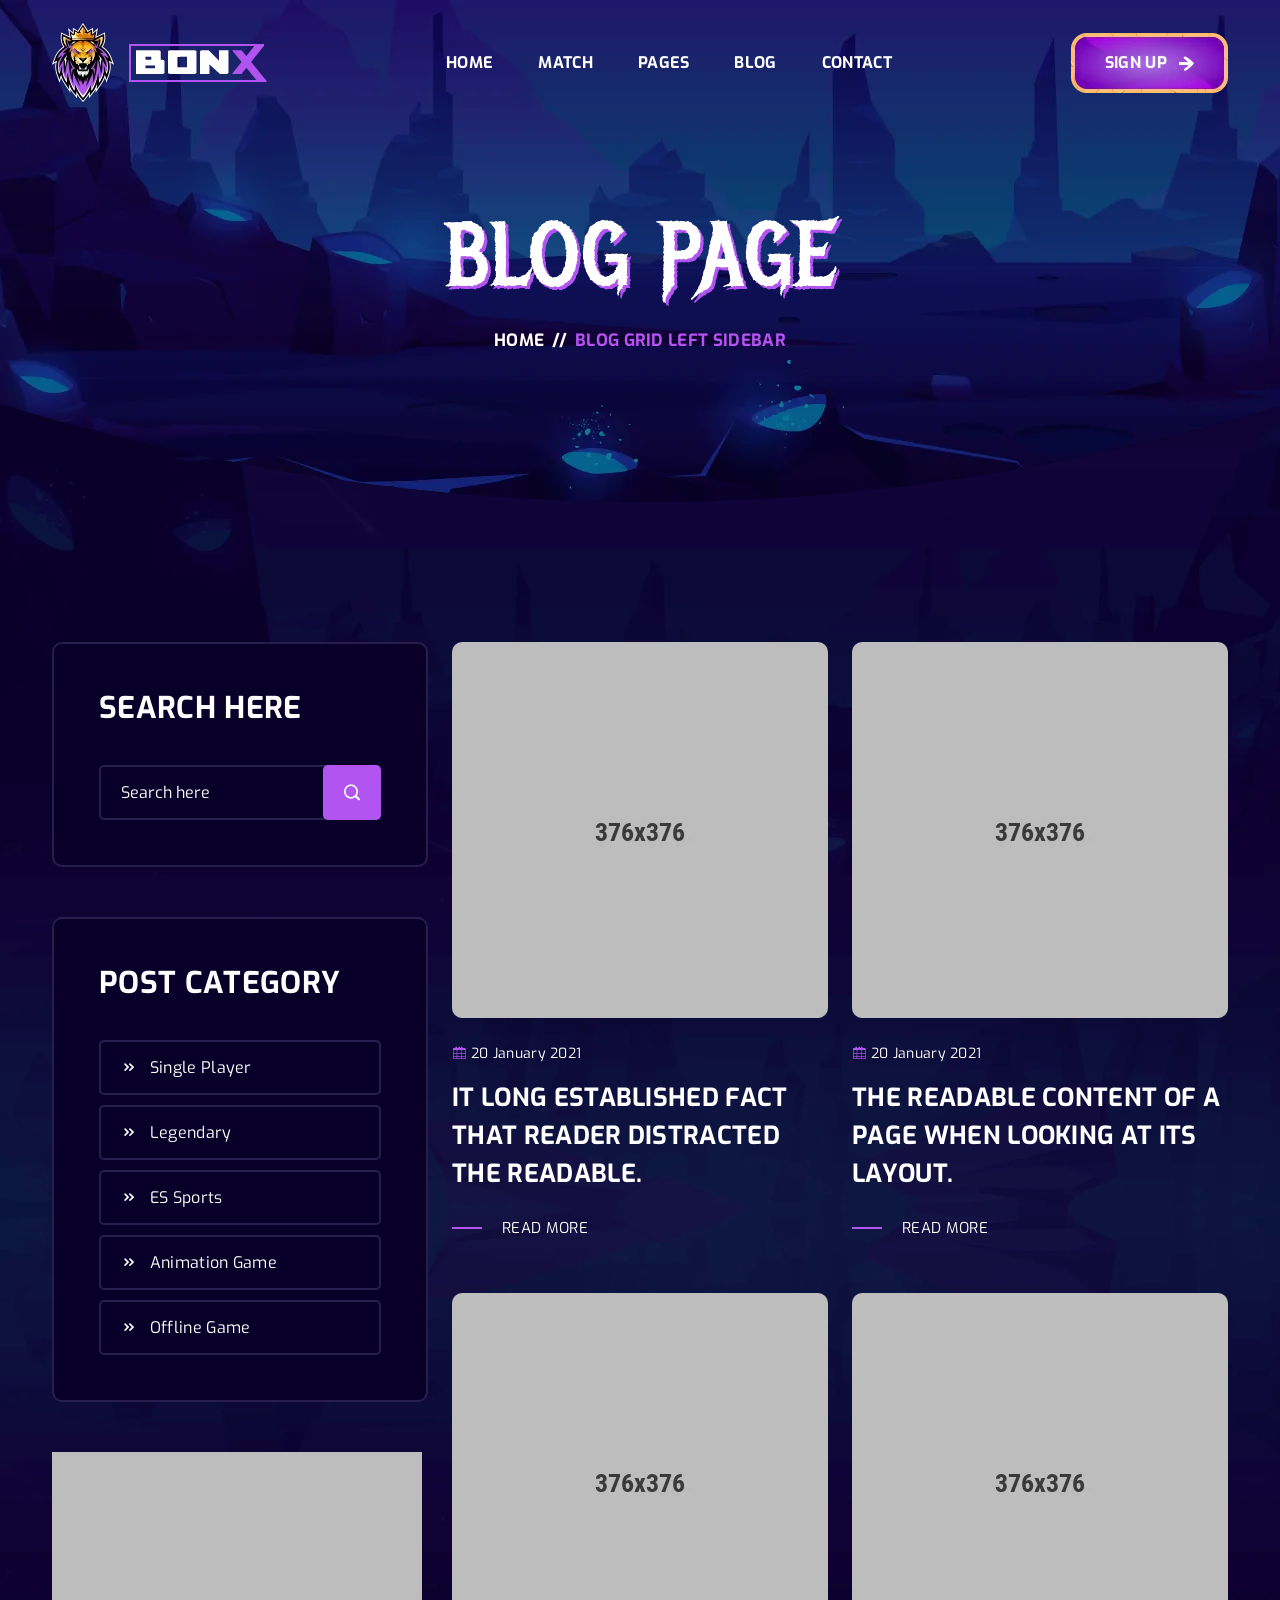
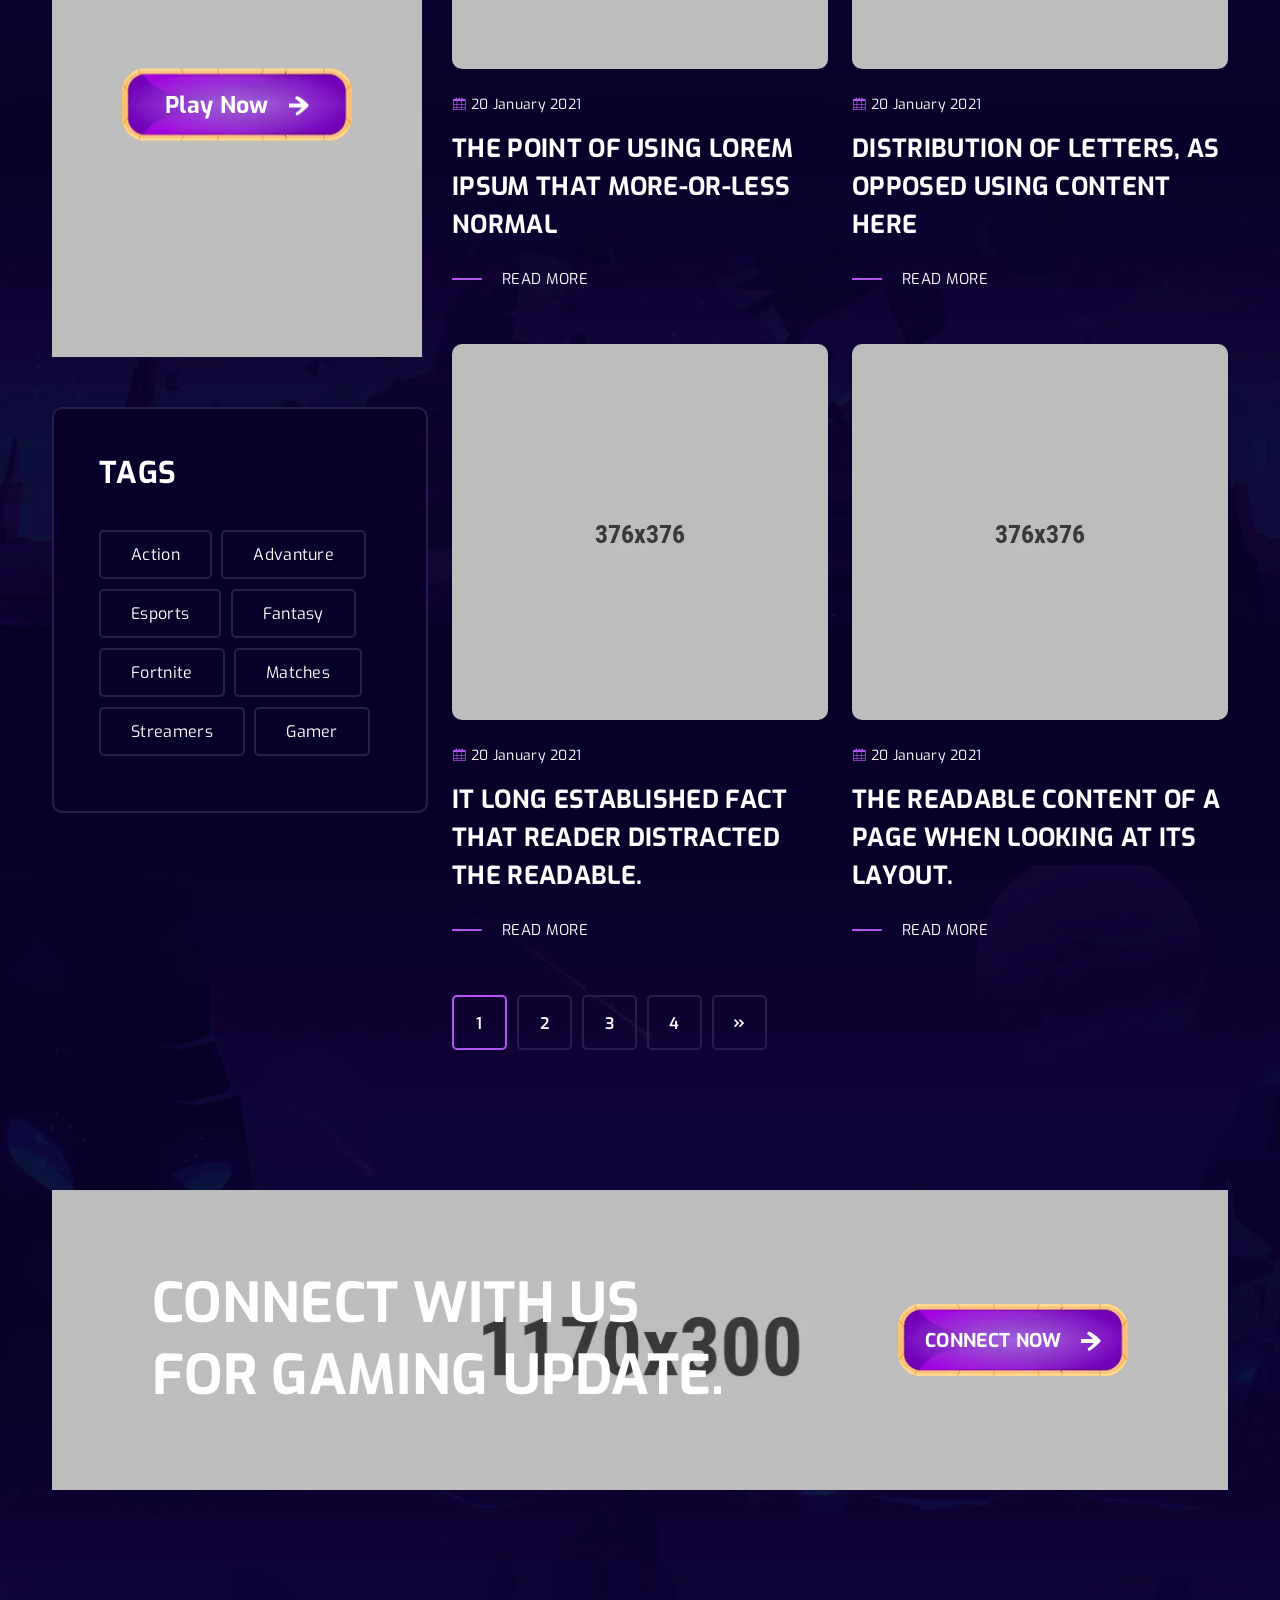
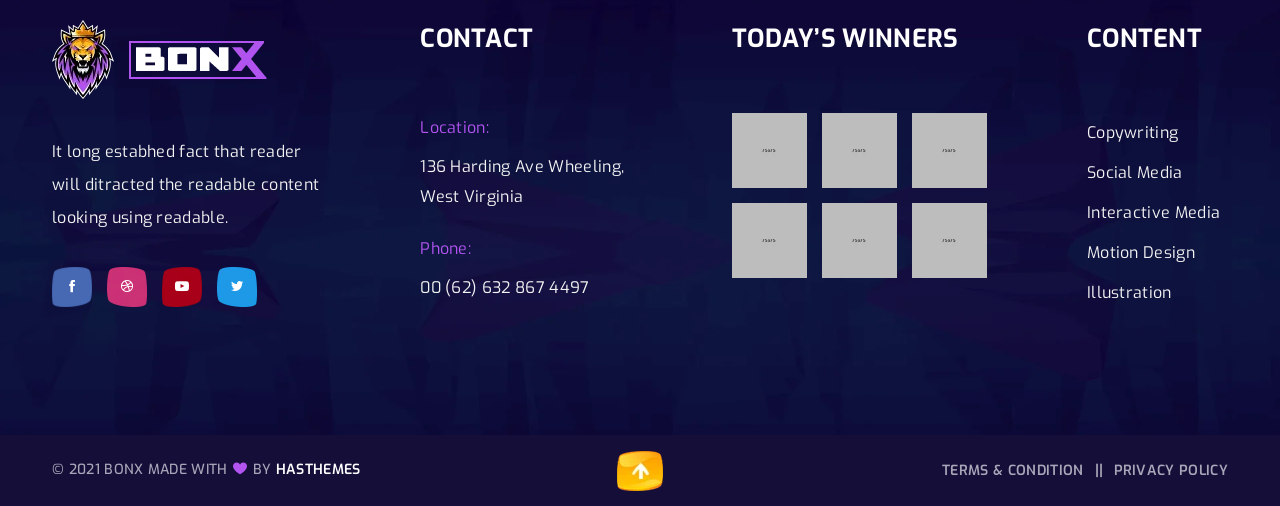
<file: blog-grid-left-sidebar.html>
<!doctype html>
<html class="no-js" lang="en">

<head>
    <meta charset="utf-8">
    <meta http-equiv="x-ua-compatible" content="ie=edge">
    <title>Bonx - Gaming Website Template HTML Version</title>
    <meta name="description" content="Bonx is a terrific esports website template with a slick and modern look.  It’s a robust gaming HTML template for bloggers and online gamers who want to share their enthusiasm for games on the internet."/>
    <meta name="keywords" content="	bootstrap, clean, esports, game, game portal, Game website, gamer, games, gaming, magazine, match, modern, online game, sport, sports">
    <meta name="author" content="Code Carnival">
    <meta name="viewport" content="width=device-width, initial-scale=1">
    
    <!-- Add site Favicon -->
    <link rel="shortcut icon" href="assets/img/favicon.ico" type="image/png">

    <!-- CSS 
    ========================= -->
    <link rel="preconnect" href="https://fonts.googleapis.com">
    <link rel="preconnect" href="https://fonts.gstatic.com" crossorigin>
    <link href="https://fonts.googleapis.com/css2?family=Exo:ital,wght@0,100;0,200;0,300;0,400;0,500;0,600;0,700;0,800;0,900;1,100;1,200;1,300;1,400;1,500;1,600;1,700;1,800;1,900&family=Metal+Mania&display=swap" rel="stylesheet">

    <link rel="stylesheet" href="assets/css/vendor/bootstrap.min.css">
    <link rel="stylesheet" href="assets/css/slick.css">
    <link rel="stylesheet" href="assets/css/icofont.min.css">
    <link rel="stylesheet" href="assets/css/animate.css">
    <link rel="stylesheet" href="assets/css/nice-select.css">
    <link rel="stylesheet" href="assets/css/magnific-popup.css">
    <!-- Main Style CSS -->
    <link rel="stylesheet" href="assets/css/style.css">
</head>

<body class="body__bg" data-bgimg="assets/img/bg/body-bg2.webp">
   
    <!--header area start-->
    <header class="header_section header_transparent sticky-header">
        <div class="container">
            <div class="row">
                <div class="col-12">
                    <div class="main_header d-flex justify-content-between align-items-center">
                        <div class="header_logo">
                            <a class="sticky_none" href="index.html"><img aria-label="logo" width="215" height="79" src="assets/img/logo/logo.webp" alt=""></a>
                        </div>
                        <!--main menu start-->
                        <div class="main_menu d-none d-lg-block"> 
                            <nav>  
                                <ul class="d-flex">
                                    <li><a href="index.html">Home</a></li> 
                                    <li><a href="match.html">Match</a>
                                        <ul class="sub_menu">
                                            <li><a href="match.html">Match Page</a></li>
                                            <li><a href="match-details.html">Match Details</a></li>
                                        </ul>
                                    </li>
                                    <li><a href="#">Pages</a>
                                        <ul class="sub_menu">
                                            <li><a href="about.html">About Us</a></li>
                                            <li><a href="all-game.html">All Game</a></li>
                                            <li><a href="game-details.html">Game Details</a></li>
                                            <li><a href="faq.html">Faq Page</a></li>
                                            <li><a href="players.html">Players</a></li>
                                            <li><a href="player-details.html">Player Details</a></li>
                                            <li><a href="registration.html">Sign Up</a></li>
                                            <li><a href="login.html">Login</a></li>
                                            <li><a href="404.html">Error 404</a></li>
                                        </ul>
                                    </li>
                                    <li><a href="blog-left-sidebar.html">blog</a>
                                        <ul class="sub_menu">
                                            <li><a href="blog-left-sidebar.html">Blog Left Sidebar</a></li>
                                            <li><a href="blog-right-sidebar.html">Blog Right Sidebar</a></li>
                                            <li><a href="blog-without-sidebar.html">Blog Without Sidebar</a></li>
                                             <li><a href="blog-grid-left-sidebar.html">Blog Grid Left Sidebar</a></li>
                                            <li><a href="blog-grid-right-sidebar.html">Blog Grid Right Sidebar</a></li>
                                            <li><a href="blog-grid-without-sidebar.html">Blog Grid Without Sidebar</a></li>
                                            <li><a href="blog-details-left-sidebar.html">Blog Details Left Sidebar</a></li>
                                            <li><a href="blog-details-right-sidebar.html">Blog Details Right Sidebar</a></li>
                                            <li><a href="blog-details.html">Blog Details</a></li>
                                        </ul>
                                    </li>
                                    <li><a href="contact.html">Contact</a></li>
                                </ul>  
                            </nav>
                        </div>
                        <!--main menu end-->
                        <div class="header_right_sidebar d-flex align-items-center">
                            <div class="sing_up_btn">
                                <a class="btn btn-link" href="registration.html">SIGN UP <img width="15" height="15" src="assets/img/icon/arrrow-icon2.webp" alt=""> </a>
                            </div>
                            <div class="canvas_open">
                                <button type="button" data-bs-toggle="offcanvas" data-bs-target="#offcanvasMenu"><i class="icofont-navigation-menu"></i></button>
                            </div>
                        </div>
                    </div>
                </div>
            </div>
        </div>
    </header>
    <!--header area end-->

    <!--offcanvas menu area start-->
    <div class="offcanvas offcanvas-start" tabindex="-1" id="offcanvasMenu">
        <div class="offcanvas-header justify-content-end">
            <button type="button" class="btn-close text-reset" data-bs-dismiss="offcanvas" aria-label="Close"></button>
        </div>
        <div class="offcanvas-body">
            <ul class="offcanvas_main_menu">
                <li class="menu-item-has-children active">
                    <a href="index.html">Home</a>
                </li>
                <li class="menu-item-has-children"><a href="#">Match</a>
                    <ul class="sub-menu">
                        <li><a href="match.html">Match Page</a></li>
                        <li><a href="match-details.html">Match Details</a></li>
                    </ul>
                </li>
                <li class="menu-item-has-children"><a href="#">Pages</a>
                    <ul class="sub-menu">
                        <li><a href="about.html">About Us</a></li>
                        <li><a href="all-game.html">All Game</a></li>
                        <li><a href="game-details.html">Game Details</a></li>
                        <li><a href="faq.html">Faq Page</a></li>
                        <li><a href="players.html">Players</a></li>
                        <li><a href="player-details.html">Player Details</a></li>
                                            <li><a href="registration.html">Sign Up</a></li>
                                            <li><a href="login.html">Login</a></li>
                        <li><a href="404.html">Error 404</a></li>
                    </ul>
                </li>
                <li class="menu-item-has-children">
                    <a href="#">blog</a>
                    <ul class="sub-menu">
                        <li><a href="blog-left-sidebar.html">Blog Left Sidebar</a></li>
                        <li><a href="blog-right-sidebar.html">Blog Right Sidebar</a></li>
                        <li><a href="blog-without-sidebar.html">Blog Without Sidebar</a></li>
                            <li><a href="blog-grid-left-sidebar.html">Blog Grid Left Sidebar</a></li>
                            <li><a href="blog-grid-right-sidebar.html">Blog Grid Right Sidebar</a></li>
                        <li><a href="blog-grid-without-sidebar.html">Blog Grid Without Sidebar</a></li>
                        <li><a href="blog-details-left-sidebar.html">Blog Details Left Sidebar</a></li>
                        <li><a href="blog-details-right-sidebar.html">Blog Details Right Sidebar</a></li>
                        <li><a href="blog-details.html">Blog Details</a></li>
                    </ul>
                </li>
                <li class="menu-item-has-children"><a href="contact.html">Contact Us</a></li>
            </ul>
        </div>
    </div>
    <!--offcanvas menu area end-->

    <!-- breadcrumbs area start -->
    <div class="breadcrumbs_aree breadcrumbs_bg mb-140" data-bgimg="assets/img/bg/breadcrumbs-bg.webp">
        <div class="container">
            <div class="row">
                <div class="col-12">
                    <div class="breadcrumbs_text text-center">
                        <h1>BLOG PAGE</h1>
                        <ul class="d-flex justify-content-center">
                            <li><a href="index.html">Home </a></li>
                            <li> <span>//</span></li>
                            <li>  Blog Grid Left Sidebar</li>
                        </ul>
                    </div>
                </div>
            </div>
        </div>
    </div>
    <!-- breadcrumbs area end -->

    <!-- page wrapper start -->
    <div class="page_wrapper">

        <!-- blog page section start -->
        <section class="blog_page_section mb-140">
                <div class="container">
                    <div class="row flex-column-reverse flex-lg-row">
                        <div class="col-lg-4">
                            <div class="blog_sidebar blog_widget">
                                <div class="blog_widget_list mb-50">
                                    <h3>Search Here</h3>
                                    <div class="widget_search">
                                        <form action="#">
                                            <input placeholder="Search here" type="text">
                                            <button type="submit"><i class="icofont-search-1"></i></button>
                                        </form>
                                    </div>
                                </div>
                                <div class="blog_widget_list mb-50">
                                    <h3>POST CATEGORY</h3>
                                    <div class="widget_category blog_widget_category">
                                        <ul>
                                            <li><a href="#"><i class="icofont-rounded-double-right"></i> Single Player </a></li>
                                            <li><a href="#"><i class="icofont-rounded-double-right"></i> Legendary </a></li>
                                            <li><a href="#"><i class="icofont-rounded-double-right"></i> ES Sports </a></li>
                                            <li><a href="#"><i class="icofont-rounded-double-right"></i> Animation Game </a></li>
                                            <li><a href="#"><i class="icofont-rounded-double-right"></i> Offline Game </a></li>
                                        </ul>
                                    </div>
                                </div>
                                <div class="blog_widget_thumb mb-50">
                                    <img width="370" height="505" src="assets/img/blog/blog-sidebar-thumb.webp" alt="">
                                    <div class="widget_play_btn">
                                        <a class="btn btn-link" href="all-game.html">Play Now <img width="20" height="20" src="assets/img/icon/arrrow-icon.webp" alt=""> </a>
                                    </div>
                                </div>
                                <div class="blog_widget_list tags">
                                    <h3>Tags</h3>
                                    <div class="widget_tags">
                                        <ul>
                                            <li><a href="#">Action</a></li>
                                            <li><a href="#">Advanture</a></li>
                                            <li><a href="#"> Esports</a></li>
                                            <li><a href="#">Fantasy</a></li>
                                            <li><a href="#">Fortnite</a></li>
                                            <li><a href="#">Matches</a></li>
                                            <li><a href="#">Streamers</a></li>
                                            <li><a href="#">Gamer</a></li>
                                        </ul>
                                    </div>
                                </div>
                            </div>
                        </div>
                        <div class="col-lg-8">
                            <div class="blog_page_wrapper">
                                <div class="blog_page_inner">
                                    <div class="row">
                                        <div class="col-sm-6 col-12 mb-50">
                                            <div class="single_blog_grid d-flex flex-column">
                                                <div class="blog_thumb">
                                                    <a href="blog-details.html"><img width="376" height="376" src="assets/img/blog/blog-grid-1.webp" alt=""></a>
                                                </div>
                                                <div class="blog_content">
                                                    <div class="blog_date">
                                                        <span><i class="icofont-calendar"></i>  20 January 2021</span>
                                                    </div>
                                                    <h3><a href="blog-details.html">It long established fact that reader
                                                        distracted the readable.</a></h3>
                                                    <a href="blog-details.html">READ MORE</a>
                                                </div>
                                            </div>
                                        </div>
                                        <div class="col-sm-6 col-12 mb-50">
                                            <div class="single_blog_grid d-flex flex-column">
                                                <div class="blog_thumb">
                                                    <a href="blog-details.html"><img width="376" height="376" src="assets/img/blog/blog-grid-2.webp" alt=""></a>
                                                </div>
                                                <div class="blog_content">
                                                    <div class="blog_date">
                                                        <span><i class="icofont-calendar"></i>  20 January 2021</span>
                                                    </div>
                                                    <h3><a href="blog-details.html">THE READABLE CONTENT OF A PAGE WHEN LOOKING AT ITS LAYOUT.</a></h3>
                                                    <a href="blog-details.html">READ MORE</a>
                                                </div>
                                            </div>
                                        </div>
                                        <div class="col-sm-6 col-12 mb-50">
                                            <div class="single_blog_grid d-flex flex-column">
                                                <div class="blog_thumb">
                                                    <a href="blog-details.html"><img width="376" height="376" src="assets/img/blog/blog-grid-3.webp" alt=""></a>
                                                </div>
                                                <div class="blog_content">
                                                    <div class="blog_date">
                                                        <span><i class="icofont-calendar"></i>  20 January 2021</span>
                                                    </div>
                                                    <h3><a href="blog-details.html">THE POINT OF USING LOREM IPSUM THAT MORE-OR-LESS NORMAL</a></h3>
                                                    <a href="blog-details.html">READ MORE</a>
                                                </div>
                                            </div>
                                        </div>
                                        <div class="col-sm-6 col-12 mb-50">
                                            <div class="single_blog_grid d-flex flex-column">
                                                <div class="blog_thumb">
                                                    <a href="blog-details.html"><img width="376" height="376" src="assets/img/blog/blog-grid-4.webp" alt=""></a>
                                                </div>
                                                <div class="blog_content">
                                                    <div class="blog_date">
                                                        <span><i class="icofont-calendar"></i>  20 January 2021</span>
                                                    </div>
                                                    <h3><a href="blog-details.html">DISTRIBUTION OF LETTERS, AS OPPOSED USING CONTENT HERE</a></h3>
                                                    <a href="blog-details.html">READ MORE</a>
                                                </div>
                                            </div>
                                        </div>
                                        <div class="col-sm-6 col-12 mb-50">
                                            <div class="single_blog_grid d-flex flex-column">
                                                <div class="blog_thumb">
                                                    <a href="blog-details.html"><img width="376" height="376" src="assets/img/blog/blog-grid-5.webp" alt=""></a>
                                                </div>
                                                <div class="blog_content">
                                                    <div class="blog_date">
                                                        <span><i class="icofont-calendar"></i>  20 January 2021</span>
                                                    </div>
                                                    <h3><a href="blog-details.html">IT LONG ESTABLISHED FACT THAT READER DISTRACTED THE READABLE.</a></h3>
                                                    <a href="blog-details.html">READ MORE</a>
                                                </div>
                                            </div>
                                        </div>
                                        <div class="col-sm-6 col-12 mb-50">
                                            <div class="single_blog_grid d-flex flex-column">
                                                <div class="blog_thumb">
                                                    <a href="blog-details.html"><img width="376" height="376" src="assets/img/blog/blog-grid-6.webp" alt=""></a>
                                                </div>
                                                <div class="blog_content">
                                                    <div class="blog_date">
                                                        <span><i class="icofont-calendar"></i>  20 January 2021</span>
                                                    </div>
                                                    <h3><a href="blog-details.html">THE READABLE CONTENT OF A PAGE WHEN LOOKING AT ITS LAYOUT.</a></h3>
                                                    <a href="blog-details.html">READ MORE</a>
                                                </div>
                                            </div>
                                        </div>
                                    </div>
                                </div>
                                <div class="pagination pagination_pages">
                                    <ul>
                                        <li class="current"><span>1</span></li>
                                        <li><a href="#">2</a></li>
                                        <li><a href="#">3</a></li>
                                        <li><a href="#">4</a></li>
                                        <li class="next"><a href="#"><i class="icofont-rounded-double-right"></i></a></li>
                                    </ul>
                                </div>
                            </div>
                        </div>
                    </div>
                </div>
        </section>
        <!-- blog page section end -->

        <!-- gaming update section start -->
        <section class="gaming_update_section">
            <div class="container">
                <div class="row">
                    <div class="col-12">
                        <div class="gaming_update_inner d-flex justify-content-between align-items-center" data-bgimg="assets/img/bg/gaming-update.webp">
                            <div class="gaming_update_text">
                                <h2>Connect with us <br>
                                    for gamING update.</h2>
                            </div>
                            <div class="gaming_update_btn">
                                <a class="btn btn-link" href="contact.html">CONNECT NOW <img width="20" height="20" src="assets/img/icon/arrrow-icon.webp" alt=""> </a>
                            </div>
                        </div>
                    </div>
                </div>
            </div>
        </section>
        <!-- gaming update section end -->

    </div>
    <!-- page wrapper end -->

    <!--footer area start-->
    <footer class="footer_widgets">
        <div class="main_footer">
            <div class="container">
                <div class="row">
                    <div class="col-12">
                        <div class="main_footer_inner d-flex">
                            <div class="footer_widget_list">
                                <div class="footer_logo">
                                    <a href="#"><img aria-label="logo" width="215" height="79" src="assets/img/logo/logo.webp" alt=""></a>
                                </div>
                                <div class="footer_contact_desc">
                                    <p>It long estabhed fact that reader
                                        will ditracted the readable content
                                        looking using readable.</p>
                                </div>
                                <div class="footer_social">
                                    <ul class="d-flex">
                                        <li><a aria-label="facebook" class="facebook" href="https://www.facebook.com"><i class="icofont-facebook"></i></a></li>
                                        <li><a aria-label="dribble" class="dribbble" href="https://dribbble.com"><i class="icofont-dribbble"></i></a></li>
                                        <li><a aria-label="youtube" class="youtube" href="https://www.youtube.com"><i class="icofont-youtube-play"></i></a></li>
                                        <li><a aria-label="twitter" class="twitter" href="https://twitter.com"><i class="icofont-twitter"></i></a></li>
                                    </ul>
                                </div>
                            </div>
                            <div class="footer_widget_list contact">
                                <h3>Contact</h3>
                                <div class="footer_contact_info">
                                    <div class="footer_contact_info_list">
                                        <span>Location:</span>
                                        <p>136 Harding Ave
                                            Wheeling, West Virginia</p>
                                    </div>
                                    <div class="footer_contact_info_list">
                                        <span>Phone:</span>
                                        <p><a href="#">00 (62) 632 867 4497</a></p>
                                    </div>
                                </div>
                            </div>
                            <div class="footer_widget_list">
                                <h3>today’s winners</h3>
                                <div class="footer_winners_gallery">
                                    <div class="footer_winners_list d-flex">
                                        <div class="footer_winners_thumb">
                                            <a href="game-details.html"><img aria-label="game-team" width="75" height="75" src="assets/img/others/winners1.webp" alt=""></a>
                                        </div>
                                        <div class="footer_winners_thumb">
                                            <a href="game-details.html"><img aria-label="game-team" width="75" height="75" src="assets/img/others/winners2.webp" alt=""></a>
                                        </div>
                                        <div class="footer_winners_thumb">
                                            <a href="game-details.html"><img aria-label="game-team" width="75" height="75" src="assets/img/others/winners3.webp" alt=""></a>
                                        </div>
                                    </div>
                                    <div class="footer_winners_list d-flex">
                                        <div class="footer_winners_thumb">
                                            <a href="game-details.html"><img aria-label="game-team" width="75" height="75" src="assets/img/others/winners4.webp" alt=""></a>
                                        </div>
                                        <div class="footer_winners_thumb">
                                            <a href="game-details.html"><img aria-label="game-team" width="75" height="75" src="assets/img/others/winners5.webp" alt=""></a>
                                        </div>
                                        <div class="footer_winners_thumb">
                                            <a href="game-details.html"><img aria-label="game-team" width="75" height="75" src="assets/img/others/winners6.webp" alt=""></a>
                                        </div>
                                    </div>
                                </div>
                            </div>
                            <div class="footer_widget_list footer_list_menu">
                                <h3>Content</h3>
                                <div class="footer_menu">
                                    <ul>
                                        <li><a href="about.html"> Copywriting</a></li>
                                        <li><a href="about.html">Social Media</a></li>
                                        <li><a href="about.html">Interactive Media</a></li>
                                        <li><a href="about.html">Motion Design</a></li>
                                        <li><a href="about.html">Illustration</a></li>
                                    </ul>
                                </div>
                            </div>
                        </div>
                    </div> 
                </div>
            </div>
        </div>
        <div class="footer_bottom">
            <div class="container">
                <div class="row">
                    <div class="col-12">
                        <div class="footer_bottom_inner d-flex justify-content-between">
                            <div class="copyright_right">
                                <p> © 2021  BONX  Made with  <i class="icofont-heart"></i>  by <a href="https://hasthemes.com">HasThemes</a></p>
                            </div>
                            <div class="footer_bottom_link_menu">
                                <ul class="d-flex">
                                    <li><a href="about.html">Terms & Condition  </a></li>
                                    <li><a href="about.html">Privacy Policy  </a></li>
                                </ul>
                            </div>

                            <div class="scroll__top_icon">
                                <a id="scroll-top" href="#"><img aria-label="scroll-top" width="46" height="40" src="assets/img/icon/scroll-top.webp" alt=""></a>
                            </div>
                        </div>
                    </div>
                </div>
            </div>
        </div>
    </footer>
    <!--footer area end-->

   
<!-- JS
============================================ -->
<!--modernizr min js here-->
<script src="assets/js/vendor/modernizr-3.7.1.min.js"></script>

<!-- Vendor JS -->
<script src="assets/js/vendor/jquery-3.6.0.min.js"></script>
<script src="assets/js/vendor/jquery-migrate-3.3.2.min.js"></script>
<script src="assets/js/vendor/popper.js"></script>
<script src="assets/js/vendor/bootstrap.min.js"></script>
<script src="assets/js/slick.min.js"></script>
<script src="assets/js/wow.min.js"></script>
<script src="assets/js/jquery.nice-select.js"></script>
<script src="assets/js/jquery.magnific-popup.min.js"></script>
<script src="assets/js/jquery.counterup.min.js"></script>
<script src="assets/js/jquery-waypoints.js"></script>

<!-- Main JS -->
<script src="assets/js/main.js"></script>



</body>

</html>
</file>
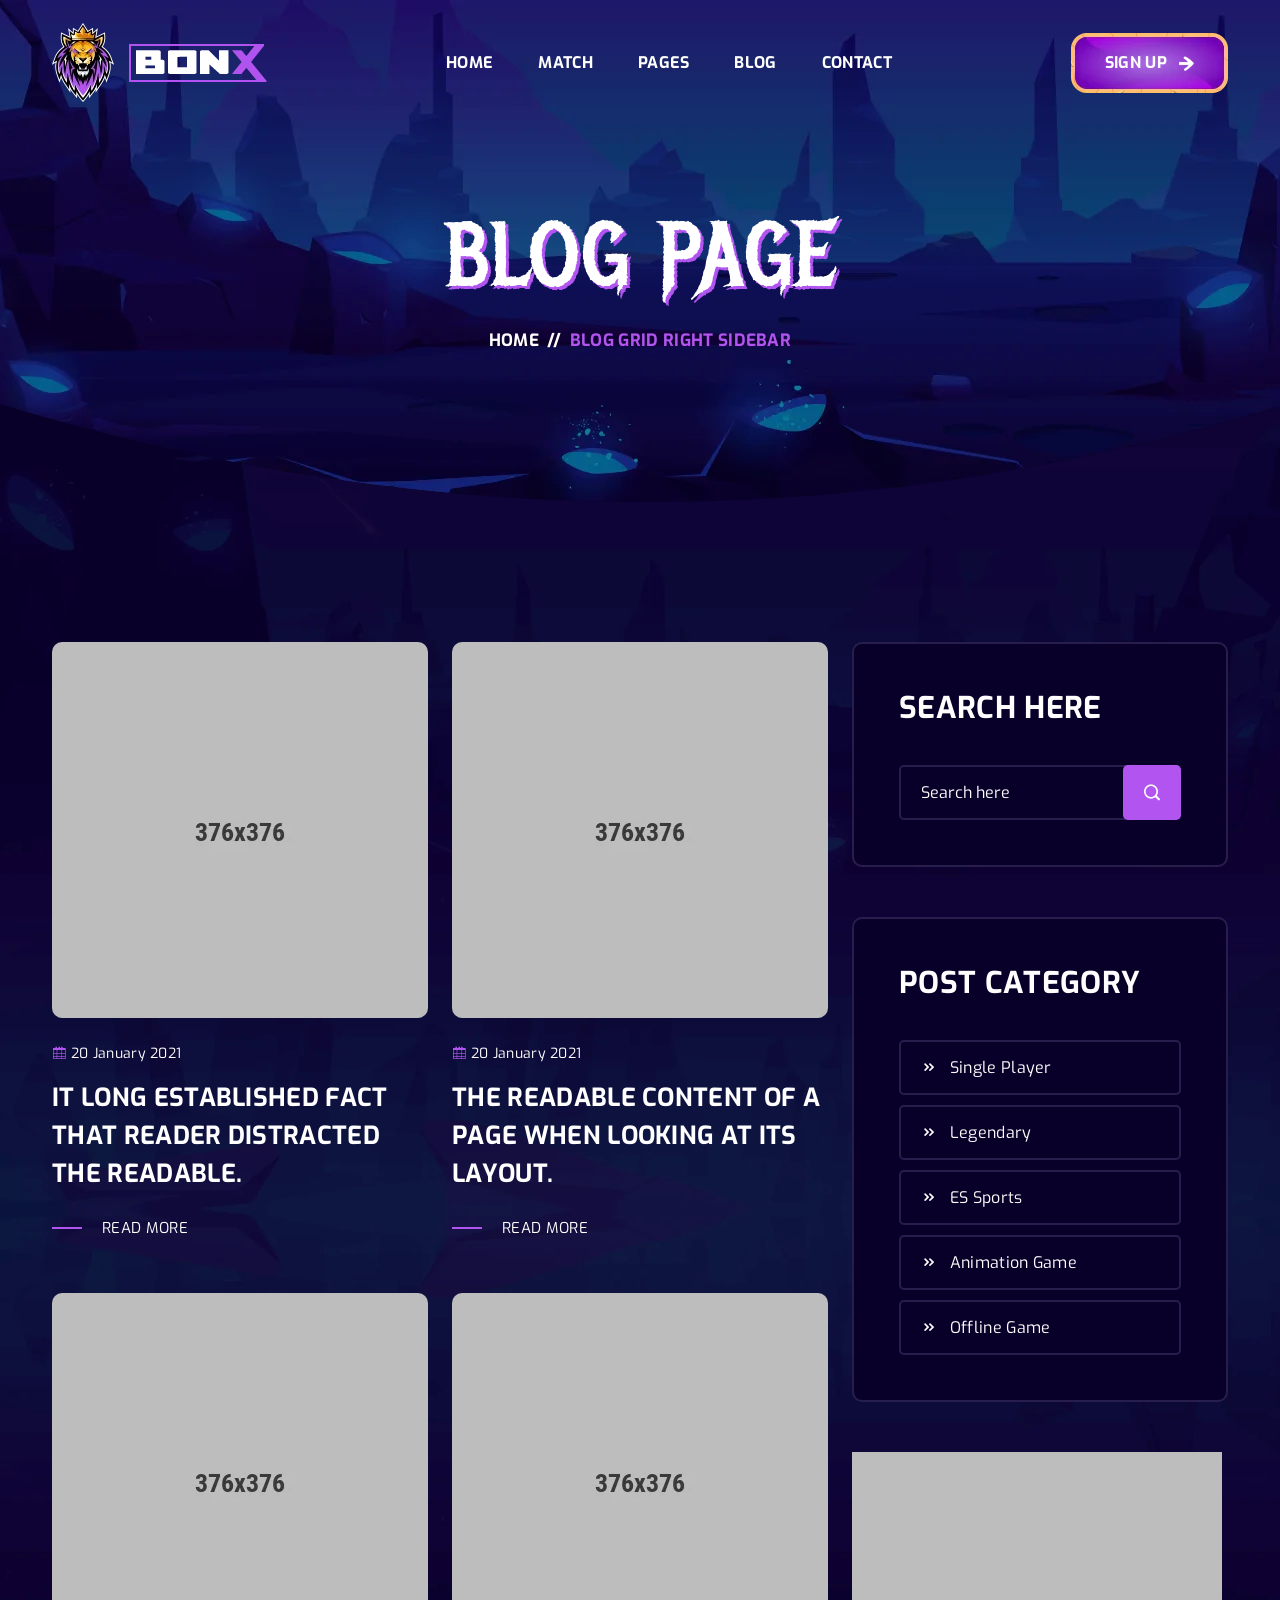
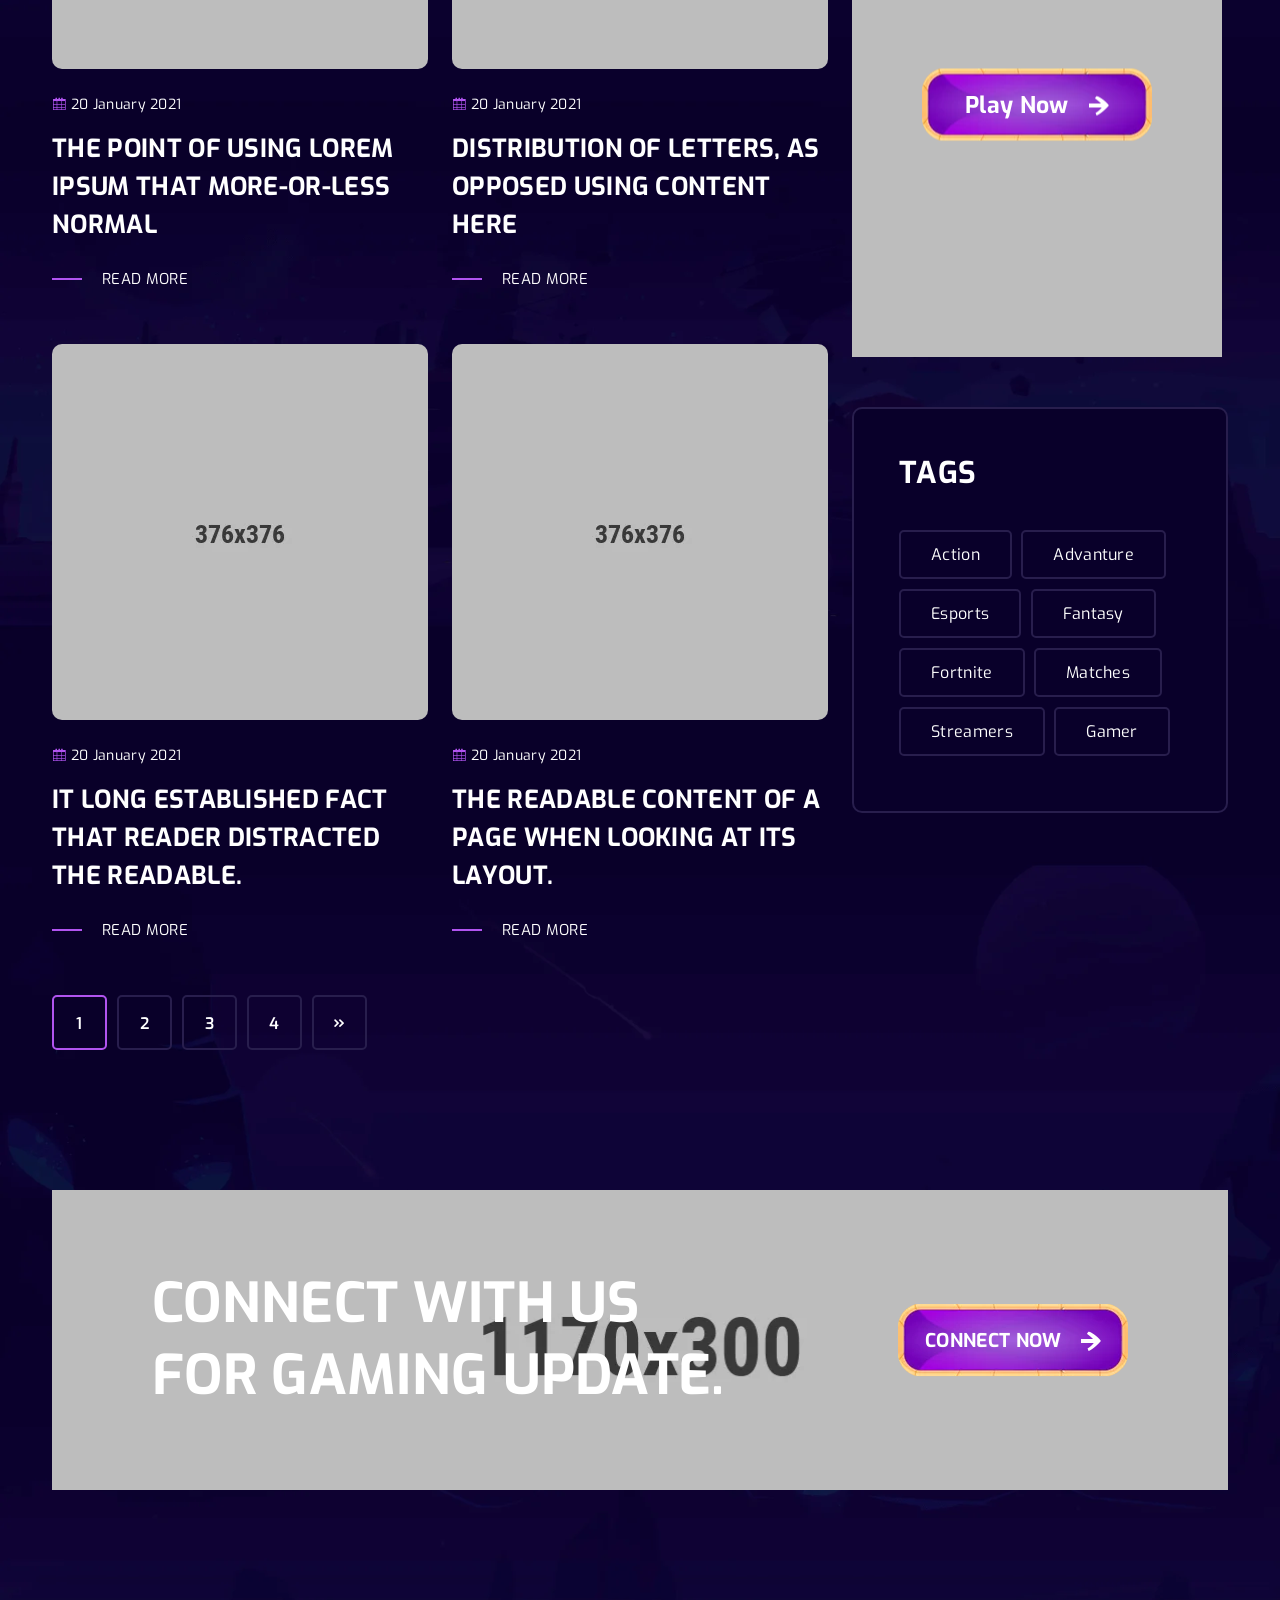
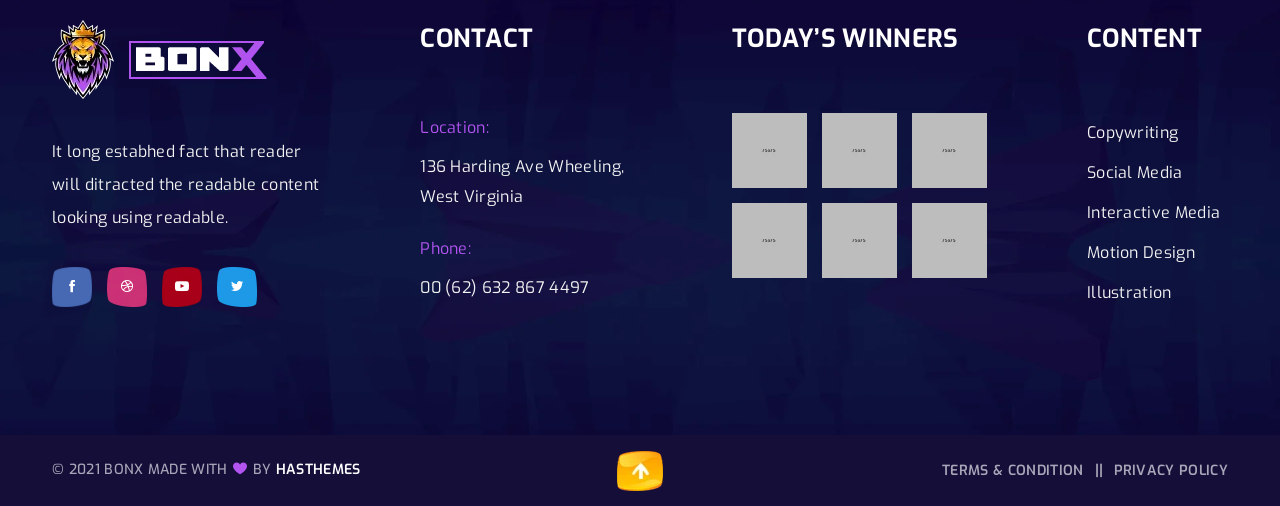
<file: blog-grid-right-sidebar.html>
<!doctype html>
<html class="no-js" lang="en">

<head>
    <meta charset="utf-8">
    <meta http-equiv="x-ua-compatible" content="ie=edge">
    <title>Bonx - Gaming Website Template HTML Version</title>
    <meta name="description" content="Bonx is a terrific esports website template with a slick and modern look.  It’s a robust gaming HTML template for bloggers and online gamers who want to share their enthusiasm for games on the internet."/>
    <meta name="keywords" content="	bootstrap, clean, esports, game, game portal, Game website, gamer, games, gaming, magazine, match, modern, online game, sport, sports">
    <meta name="author" content="Code Carnival">
    <meta name="viewport" content="width=device-width, initial-scale=1">
    
    <!-- Add site Favicon -->
    <link rel="shortcut icon" href="assets/img/favicon.ico" type="image/png">

    <!-- CSS 
    ========================= -->
    <link rel="preconnect" href="https://fonts.googleapis.com">
    <link rel="preconnect" href="https://fonts.gstatic.com" crossorigin>
    <link href="https://fonts.googleapis.com/css2?family=Exo:ital,wght@0,100;0,200;0,300;0,400;0,500;0,600;0,700;0,800;0,900;1,100;1,200;1,300;1,400;1,500;1,600;1,700;1,800;1,900&family=Metal+Mania&display=swap" rel="stylesheet">

    <link rel="stylesheet" href="assets/css/vendor/bootstrap.min.css">
    <link rel="stylesheet" href="assets/css/slick.css">
    <link rel="stylesheet" href="assets/css/icofont.min.css">
    <link rel="stylesheet" href="assets/css/animate.css">
    <link rel="stylesheet" href="assets/css/nice-select.css">
    <link rel="stylesheet" href="assets/css/magnific-popup.css">
    <!-- Main Style CSS -->
    <link rel="stylesheet" href="assets/css/style.css">
</head>

<body class="body__bg" data-bgimg="assets/img/bg/body-bg2.webp">
   
    <!--header area start-->
    <header class="header_section header_transparent sticky-header">
        <div class="container">
            <div class="row">
                <div class="col-12">
                    <div class="main_header d-flex justify-content-between align-items-center">
                        <div class="header_logo">
                            <a class="sticky_none" href="index.html"><img aria-label="logo" width="215" height="79" src="assets/img/logo/logo.webp" alt=""></a>
                        </div>
                        <!--main menu start-->
                        <div class="main_menu d-none d-lg-block"> 
                            <nav>  
                                <ul class="d-flex">
                                    <li><a href="index.html">Home</a></li> 
                                    <li><a href="match.html">Match</a>
                                        <ul class="sub_menu">
                                            <li><a href="match.html">Match Page</a></li>
                                            <li><a href="match-details.html">Match Details</a></li>
                                        </ul>
                                    </li>
                                    <li><a href="#">Pages</a>
                                        <ul class="sub_menu">
                                            <li><a href="about.html">About Us</a></li>
                                            <li><a href="all-game.html">All Game</a></li>
                                            <li><a href="game-details.html">Game Details</a></li>
                                            <li><a href="faq.html">Faq Page</a></li>
                                            <li><a href="players.html">Players</a></li>
                                            <li><a href="player-details.html">Player Details</a></li>
                                            <li><a href="registration.html">Sign Up</a></li>
                                            <li><a href="login.html">Login</a></li>
                                            <li><a href="404.html">Error 404</a></li>
                                        </ul>
                                    </li>
                                    <li><a href="blog-left-sidebar.html">blog</a>
                                        <ul class="sub_menu">
                                            <li><a href="blog-left-sidebar.html">Blog Left Sidebar</a></li>
                                            <li><a href="blog-right-sidebar.html">Blog Right Sidebar</a></li>
                                            <li><a href="blog-without-sidebar.html">Blog Without Sidebar</a></li>
                                             <li><a href="blog-grid-left-sidebar.html">Blog Grid Left Sidebar</a></li>
                                            <li><a href="blog-grid-right-sidebar.html">Blog Grid Right Sidebar</a></li>
                                            <li><a href="blog-grid-without-sidebar.html">Blog Grid Without Sidebar</a></li>
                                            <li><a href="blog-details-left-sidebar.html">Blog Details Left Sidebar</a></li>
                                            <li><a href="blog-details-right-sidebar.html">Blog Details Right Sidebar</a></li>
                                            <li><a href="blog-details.html">Blog Details</a></li>
                                        </ul>
                                    </li>
                                    <li><a href="contact.html">Contact</a></li>
                                </ul>  
                            </nav>
                        </div>
                        <!--main menu end-->
                        <div class="header_right_sidebar d-flex align-items-center">
                            <div class="sing_up_btn">
                                <a class="btn btn-link" href="registration.html">SIGN UP <img width="15" height="15" src="assets/img/icon/arrrow-icon2.webp" alt=""> </a>
                            </div>
                            <div class="canvas_open">
                                <button type="button" data-bs-toggle="offcanvas" data-bs-target="#offcanvasMenu"><i class="icofont-navigation-menu"></i></button>
                            </div>
                        </div>
                    </div>
                </div>
            </div>
        </div>
    </header>
    <!--header area end-->

    <!--offcanvas menu area start-->
    <div class="offcanvas offcanvas-start" tabindex="-1" id="offcanvasMenu">
        <div class="offcanvas-header justify-content-end">
            <button type="button" class="btn-close text-reset" data-bs-dismiss="offcanvas" aria-label="Close"></button>
        </div>
        <div class="offcanvas-body">
            <ul class="offcanvas_main_menu">
                <li class="menu-item-has-children active">
                    <a href="index.html">Home</a>
                </li>
                <li class="menu-item-has-children"><a href="#">Match</a>
                    <ul class="sub-menu">
                        <li><a href="match.html">Match Page</a></li>
                        <li><a href="match-details.html">Match Details</a></li>
                    </ul>
                </li>
                <li class="menu-item-has-children"><a href="#">Pages</a>
                    <ul class="sub-menu">
                        <li><a href="about.html">About Us</a></li>
                        <li><a href="all-game.html">All Game</a></li>
                        <li><a href="game-details.html">Game Details</a></li>
                        <li><a href="faq.html">Faq Page</a></li>
                        <li><a href="players.html">Players</a></li>
                        <li><a href="player-details.html">Player Details</a></li>
                                            <li><a href="registration.html">Sign Up</a></li>
                                            <li><a href="login.html">Login</a></li>
                        <li><a href="404.html">Error 404</a></li>
                    </ul>
                </li>
                <li class="menu-item-has-children">
                    <a href="#">blog</a>
                    <ul class="sub-menu">
                        <li><a href="blog-left-sidebar.html">Blog Left Sidebar</a></li>
                        <li><a href="blog-right-sidebar.html">Blog Right Sidebar</a></li>
                        <li><a href="blog-without-sidebar.html">Blog Without Sidebar</a></li>
                            <li><a href="blog-grid-left-sidebar.html">Blog Grid Left Sidebar</a></li>
                            <li><a href="blog-grid-right-sidebar.html">Blog Grid Right Sidebar</a></li>
                        <li><a href="blog-grid-without-sidebar.html">Blog Grid Without Sidebar</a></li>
                        <li><a href="blog-details-left-sidebar.html">Blog Details Left Sidebar</a></li>
                        <li><a href="blog-details-right-sidebar.html">Blog Details Right Sidebar</a></li>
                        <li><a href="blog-details.html">Blog Details</a></li>
                    </ul>
                </li>
                <li class="menu-item-has-children"><a href="contact.html">Contact Us</a></li>
            </ul>
        </div>
    </div>
    <!--offcanvas menu area end-->

    <!-- breadcrumbs area start -->
    <div class="breadcrumbs_aree breadcrumbs_bg mb-140" data-bgimg="assets/img/bg/breadcrumbs-bg.webp">
        <div class="container">
            <div class="row">
                <div class="col-12">
                    <div class="breadcrumbs_text text-center">
                        <h1>BLOG PAGE</h1>
                        <ul class="d-flex justify-content-center">
                            <li><a href="index.html">Home </a></li>
                            <li> <span>//</span></li>
                            <li>  Blog Grid Right Sidebar</li>
                        </ul>
                    </div>
                </div>
            </div>
        </div>
    </div>
    <!-- breadcrumbs area end -->

    <!-- page wrapper start -->
    <div class="page_wrapper">

        <!-- blog page section start -->
        <section class="blog_page_section mb-140">
                <div class="container">
                    <div class="row flex-column-reverse flex-lg-row-reverse">
                        <div class="col-lg-4">
                            <div class="blog_sidebar blog_widget">
                                <div class="blog_widget_list mb-50">
                                    <h3>Search Here</h3>
                                    <div class="widget_search">
                                        <form action="#">
                                            <input placeholder="Search here" type="text">
                                            <button type="submit"><i class="icofont-search-1"></i></button>
                                        </form>
                                    </div>
                                </div>
                                <div class="blog_widget_list mb-50">
                                    <h3>POST CATEGORY</h3>
                                    <div class="widget_category blog_widget_category">
                                        <ul>
                                            <li><a href="#"><i class="icofont-rounded-double-right"></i> Single Player </a></li>
                                            <li><a href="#"><i class="icofont-rounded-double-right"></i> Legendary </a></li>
                                            <li><a href="#"><i class="icofont-rounded-double-right"></i> ES Sports </a></li>
                                            <li><a href="#"><i class="icofont-rounded-double-right"></i> Animation Game </a></li>
                                            <li><a href="#"><i class="icofont-rounded-double-right"></i> Offline Game </a></li>
                                        </ul>
                                    </div>
                                </div>
                                <div class="blog_widget_thumb mb-50">
                                    <img width="370" height="505" src="assets/img/blog/blog-sidebar-thumb.webp" alt="">
                                    <div class="widget_play_btn">
                                        <a class="btn btn-link" href="all-game.html">Play Now <img width="20" height="20" src="assets/img/icon/arrrow-icon.webp" alt=""> </a>
                                    </div>
                                </div>
                                <div class="blog_widget_list tags">
                                    <h3>Tags</h3>
                                    <div class="widget_tags">
                                        <ul>
                                            <li><a href="#">Action</a></li>
                                            <li><a href="#">Advanture</a></li>
                                            <li><a href="#"> Esports</a></li>
                                            <li><a href="#">Fantasy</a></li>
                                            <li><a href="#">Fortnite</a></li>
                                            <li><a href="#">Matches</a></li>
                                            <li><a href="#">Streamers</a></li>
                                            <li><a href="#">Gamer</a></li>
                                        </ul>
                                    </div>
                                </div>
                            </div>
                        </div>
                        <div class="col-lg-8">
                            <div class="blog_page_wrapper">
                                <div class="blog_page_inner">
                                    <div class="row">
                                        <div class="col-sm-6 col-12 mb-50">
                                            <div class="single_blog_grid d-flex flex-column">
                                                <div class="blog_thumb">
                                                    <a href="blog-details.html"><img width="376" height="376" src="assets/img/blog/blog-grid-1.webp" alt=""></a>
                                                </div>
                                                <div class="blog_content">
                                                    <div class="blog_date">
                                                        <span><i class="icofont-calendar"></i>  20 January 2021</span>
                                                    </div>
                                                    <h3><a href="blog-details.html">It long established fact that reader
                                                        distracted the readable.</a></h3>
                                                    <a href="blog-details.html">READ MORE</a>
                                                </div>
                                            </div>
                                        </div>
                                        <div class="col-sm-6 col-12 mb-50">
                                            <div class="single_blog_grid d-flex flex-column">
                                                <div class="blog_thumb">
                                                    <a href="blog-details.html"><img width="376" height="376" src="assets/img/blog/blog-grid-2.webp" alt=""></a>
                                                </div>
                                                <div class="blog_content">
                                                    <div class="blog_date">
                                                        <span><i class="icofont-calendar"></i>  20 January 2021</span>
                                                    </div>
                                                    <h3><a href="blog-details.html">THE READABLE CONTENT OF A PAGE WHEN LOOKING AT ITS LAYOUT.</a></h3>
                                                    <a href="blog-details.html">READ MORE</a>
                                                </div>
                                            </div>
                                        </div>
                                        <div class="col-sm-6 col-12 mb-50">
                                            <div class="single_blog_grid d-flex flex-column">
                                                <div class="blog_thumb">
                                                    <a href="blog-details.html"><img width="376" height="376" src="assets/img/blog/blog-grid-3.webp" alt=""></a>
                                                </div>
                                                <div class="blog_content">
                                                    <div class="blog_date">
                                                        <span><i class="icofont-calendar"></i>  20 January 2021</span>
                                                    </div>
                                                    <h3><a href="blog-details.html">THE POINT OF USING LOREM IPSUM THAT MORE-OR-LESS NORMAL</a></h3>
                                                    <a href="blog-details.html">READ MORE</a>
                                                </div>
                                            </div>
                                        </div>
                                        <div class="col-sm-6 col-12 mb-50">
                                            <div class="single_blog_grid d-flex flex-column">
                                                <div class="blog_thumb">
                                                    <a href="blog-details.html"><img width="376" height="376" src="assets/img/blog/blog-grid-4.webp" alt=""></a>
                                                </div>
                                                <div class="blog_content">
                                                    <div class="blog_date">
                                                        <span><i class="icofont-calendar"></i>  20 January 2021</span>
                                                    </div>
                                                    <h3><a href="blog-details.html">DISTRIBUTION OF LETTERS, AS OPPOSED USING CONTENT HERE</a></h3>
                                                    <a href="blog-details.html">READ MORE</a>
                                                </div>
                                            </div>
                                        </div>
                                        <div class="col-sm-6 col-12 mb-50">
                                            <div class="single_blog_grid d-flex flex-column">
                                                <div class="blog_thumb">
                                                    <a href="blog-details.html"><img width="376" height="376" src="assets/img/blog/blog-grid-5.webp" alt=""></a>
                                                </div>
                                                <div class="blog_content">
                                                    <div class="blog_date">
                                                        <span><i class="icofont-calendar"></i>  20 January 2021</span>
                                                    </div>
                                                    <h3><a href="blog-details.html">IT LONG ESTABLISHED FACT THAT READER DISTRACTED THE READABLE.</a></h3>
                                                    <a href="blog-details.html">READ MORE</a>
                                                </div>
                                            </div>
                                        </div>
                                        <div class="col-sm-6 col-12 mb-50">
                                            <div class="single_blog_grid d-flex flex-column">
                                                <div class="blog_thumb">
                                                    <a href="blog-details.html"><img width="376" height="376" src="assets/img/blog/blog-grid-6.webp" alt=""></a>
                                                </div>
                                                <div class="blog_content">
                                                    <div class="blog_date">
                                                        <span><i class="icofont-calendar"></i>  20 January 2021</span>
                                                    </div>
                                                    <h3><a href="blog-details.html">THE READABLE CONTENT OF A PAGE WHEN LOOKING AT ITS LAYOUT.</a></h3>
                                                    <a href="blog-details.html">READ MORE</a>
                                                </div>
                                            </div>
                                        </div>
                                    </div>
                                </div>
                                <div class="pagination pagination_pages">
                                    <ul>
                                        <li class="current"><span>1</span></li>
                                        <li><a href="#">2</a></li>
                                        <li><a href="#">3</a></li>
                                        <li><a href="#">4</a></li>
                                        <li class="next"><a href="#"><i class="icofont-rounded-double-right"></i></a></li>
                                    </ul>
                                </div>
                            </div>
                        </div>
                    </div>
                </div>
        </section>
        <!-- blog page section end -->

        <!-- gaming update section start -->
        <section class="gaming_update_section">
            <div class="container">
                <div class="row">
                    <div class="col-12">
                        <div class="gaming_update_inner d-flex justify-content-between align-items-center" data-bgimg="assets/img/bg/gaming-update.webp">
                            <div class="gaming_update_text">
                                <h2>Connect with us <br>
                                    for gamING update.</h2>
                            </div>
                            <div class="gaming_update_btn">
                                <a class="btn btn-link" href="contact.html">CONNECT NOW <img width="20" height="20" src="assets/img/icon/arrrow-icon.webp" alt=""> </a>
                            </div>
                        </div>
                    </div>
                </div>
            </div>
        </section>
        <!-- gaming update section end -->

    </div>
    <!-- page wrapper end -->

    <!--footer area start-->
    <footer class="footer_widgets">
        <div class="main_footer">
            <div class="container">
                <div class="row">
                    <div class="col-12">
                        <div class="main_footer_inner d-flex">
                            <div class="footer_widget_list">
                                <div class="footer_logo">
                                    <a href="#"><img aria-label="logo" width="215" height="79" src="assets/img/logo/logo.webp" alt=""></a>
                                </div>
                                <div class="footer_contact_desc">
                                    <p>It long estabhed fact that reader
                                        will ditracted the readable content
                                        looking using readable.</p>
                                </div>
                                <div class="footer_social">
                                    <ul class="d-flex">
                                        <li><a aria-label="facebook" class="facebook" href="https://www.facebook.com"><i class="icofont-facebook"></i></a></li>
                                        <li><a aria-label="dribble" class="dribbble" href="https://dribbble.com"><i class="icofont-dribbble"></i></a></li>
                                        <li><a aria-label="youtube" class="youtube" href="https://www.youtube.com"><i class="icofont-youtube-play"></i></a></li>
                                        <li><a aria-label="twitter" class="twitter" href="https://twitter.com"><i class="icofont-twitter"></i></a></li>
                                    </ul>
                                </div>
                            </div>
                            <div class="footer_widget_list contact">
                                <h3>Contact</h3>
                                <div class="footer_contact_info">
                                    <div class="footer_contact_info_list">
                                        <span>Location:</span>
                                        <p>136 Harding Ave
                                            Wheeling, West Virginia</p>
                                    </div>
                                    <div class="footer_contact_info_list">
                                        <span>Phone:</span>
                                        <p><a href="#">00 (62) 632 867 4497</a></p>
                                    </div>
                                </div>
                            </div>
                            <div class="footer_widget_list">
                                <h3>today’s winners</h3>
                                <div class="footer_winners_gallery">
                                    <div class="footer_winners_list d-flex">
                                        <div class="footer_winners_thumb">
                                            <a href="game-details.html"><img aria-label="game-team" width="75" height="75" src="assets/img/others/winners1.webp" alt=""></a>
                                        </div>
                                        <div class="footer_winners_thumb">
                                            <a href="game-details.html"><img aria-label="game-team" width="75" height="75" src="assets/img/others/winners2.webp" alt=""></a>
                                        </div>
                                        <div class="footer_winners_thumb">
                                            <a href="game-details.html"><img aria-label="game-team" width="75" height="75" src="assets/img/others/winners3.webp" alt=""></a>
                                        </div>
                                    </div>
                                    <div class="footer_winners_list d-flex">
                                        <div class="footer_winners_thumb">
                                            <a href="game-details.html"><img aria-label="game-team" width="75" height="75" src="assets/img/others/winners4.webp" alt=""></a>
                                        </div>
                                        <div class="footer_winners_thumb">
                                            <a href="game-details.html"><img aria-label="game-team" width="75" height="75" src="assets/img/others/winners5.webp" alt=""></a>
                                        </div>
                                        <div class="footer_winners_thumb">
                                            <a href="game-details.html"><img aria-label="game-team" width="75" height="75" src="assets/img/others/winners6.webp" alt=""></a>
                                        </div>
                                    </div>
                                </div>
                            </div>
                            <div class="footer_widget_list footer_list_menu">
                                <h3>Content</h3>
                                <div class="footer_menu">
                                    <ul>
                                        <li><a href="about.html"> Copywriting</a></li>
                                        <li><a href="about.html">Social Media</a></li>
                                        <li><a href="about.html">Interactive Media</a></li>
                                        <li><a href="about.html">Motion Design</a></li>
                                        <li><a href="about.html">Illustration</a></li>
                                    </ul>
                                </div>
                            </div>
                        </div>
                    </div> 
                </div>
            </div>
        </div>
        <div class="footer_bottom">
            <div class="container">
                <div class="row">
                    <div class="col-12">
                        <div class="footer_bottom_inner d-flex justify-content-between">
                            <div class="copyright_right">
                                <p> © 2021  BONX  Made with  <i class="icofont-heart"></i>  by <a href="https://hasthemes.com">HasThemes</a></p>
                            </div>
                            <div class="footer_bottom_link_menu">
                                <ul class="d-flex">
                                    <li><a href="about.html">Terms & Condition  </a></li>
                                    <li><a href="about.html">Privacy Policy  </a></li>
                                </ul>
                            </div>

                            <div class="scroll__top_icon">
                                <a id="scroll-top" href="#"><img aria-label="scroll-top" width="46" height="40" src="assets/img/icon/scroll-top.webp" alt=""></a>
                            </div>
                        </div>
                    </div>
                </div>
            </div>
        </div>
    </footer>
    <!--footer area end-->

   
<!-- JS
============================================ -->
<!--modernizr min js here-->
<script src="assets/js/vendor/modernizr-3.7.1.min.js"></script>

<!-- Vendor JS -->
<script src="assets/js/vendor/jquery-3.6.0.min.js"></script>
<script src="assets/js/vendor/jquery-migrate-3.3.2.min.js"></script>
<script src="assets/js/vendor/popper.js"></script>
<script src="assets/js/vendor/bootstrap.min.js"></script>
<script src="assets/js/slick.min.js"></script>
<script src="assets/js/wow.min.js"></script>
<script src="assets/js/jquery.nice-select.js"></script>
<script src="assets/js/jquery.magnific-popup.min.js"></script>
<script src="assets/js/jquery.counterup.min.js"></script>
<script src="assets/js/jquery-waypoints.js"></script>

<!-- Main JS -->
<script src="assets/js/main.js"></script>



</body>

</html>
</file>
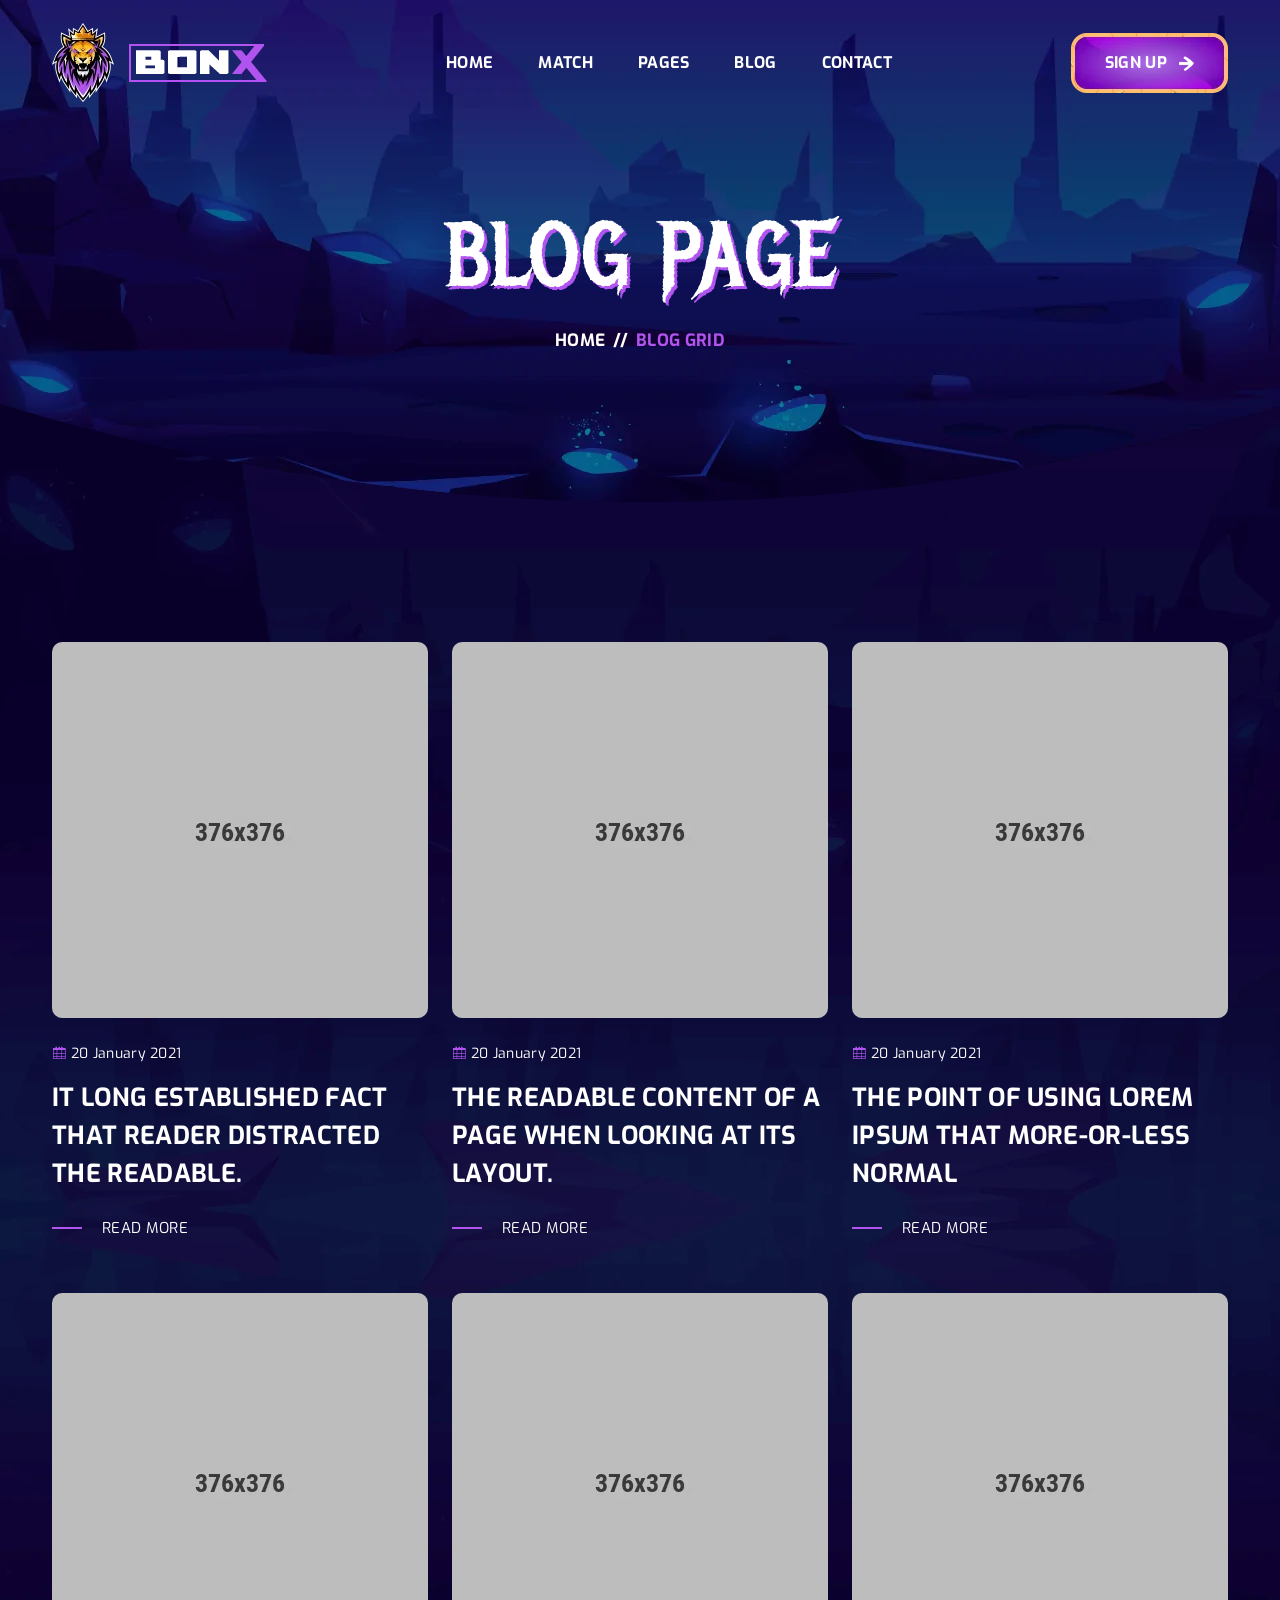
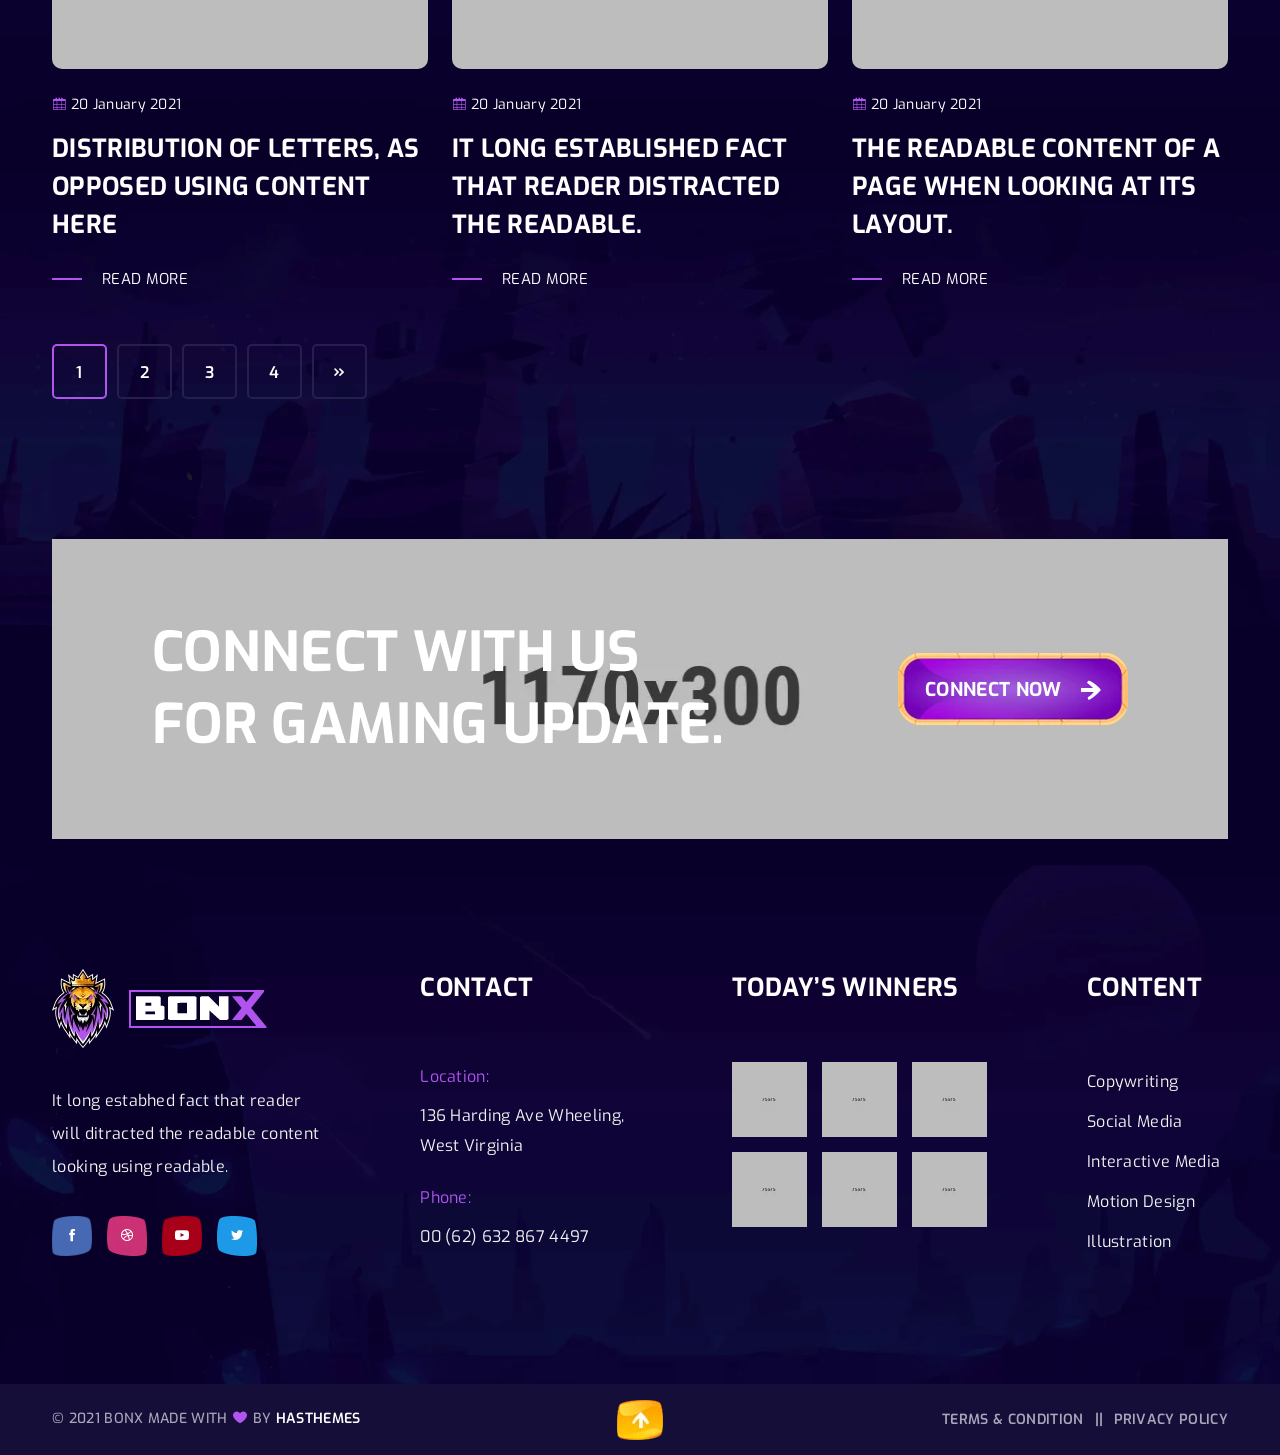
<file: blog-grid-without-sidebar.html>
<!doctype html>
<html class="no-js" lang="en">

<head>
    <meta charset="utf-8">
    <meta http-equiv="x-ua-compatible" content="ie=edge">
    <title>Bonx - Gaming Website Template HTML Version</title>
    <meta name="description" content="Bonx is a terrific esports website template with a slick and modern look.  It’s a robust gaming HTML template for bloggers and online gamers who want to share their enthusiasm for games on the internet."/>
    <meta name="keywords" content="	bootstrap, clean, esports, game, game portal, Game website, gamer, games, gaming, magazine, match, modern, online game, sport, sports">
    <meta name="author" content="Code Carnival">
    <meta name="viewport" content="width=device-width, initial-scale=1">
    
    <!-- Add site Favicon -->
    <link rel="shortcut icon" href="assets/img/favicon.ico" type="image/png">

    <!-- CSS 
    ========================= -->
    <link rel="preconnect" href="https://fonts.googleapis.com">
    <link rel="preconnect" href="https://fonts.gstatic.com" crossorigin>
    <link href="https://fonts.googleapis.com/css2?family=Exo:ital,wght@0,100;0,200;0,300;0,400;0,500;0,600;0,700;0,800;0,900;1,100;1,200;1,300;1,400;1,500;1,600;1,700;1,800;1,900&family=Metal+Mania&display=swap" rel="stylesheet">

    <link rel="stylesheet" href="assets/css/vendor/bootstrap.min.css">
    <link rel="stylesheet" href="assets/css/slick.css">
    <link rel="stylesheet" href="assets/css/icofont.min.css">
    <link rel="stylesheet" href="assets/css/animate.css">
    <link rel="stylesheet" href="assets/css/nice-select.css">
    <link rel="stylesheet" href="assets/css/magnific-popup.css">
    <!-- Main Style CSS -->
    <link rel="stylesheet" href="assets/css/style.css">
</head>

<body class="body__bg" data-bgimg="assets/img/bg/body-bg2.webp">
   
    <!--header area start-->
    <header class="header_section header_transparent sticky-header">
        <div class="container">
            <div class="row">
                <div class="col-12">
                    <div class="main_header d-flex justify-content-between align-items-center">
                        <div class="header_logo">
                            <a class="sticky_none" href="index.html"><img aria-label="logo" width="215" height="79" src="assets/img/logo/logo.webp" alt=""></a>
                        </div>
                        <!--main menu start-->
                        <div class="main_menu d-none d-lg-block"> 
                            <nav>  
                                <ul class="d-flex">
                                    <li><a href="index.html">Home</a></li> 
                                    <li><a href="match.html">Match</a>
                                        <ul class="sub_menu">
                                            <li><a href="match.html">Match Page</a></li>
                                            <li><a href="match-details.html">Match Details</a></li>
                                        </ul>
                                    </li>
                                    <li><a href="#">Pages</a>
                                        <ul class="sub_menu">
                                            <li><a href="about.html">About Us</a></li>
                                            <li><a href="all-game.html">All Game</a></li>
                                            <li><a href="game-details.html">Game Details</a></li>
                                            <li><a href="faq.html">Faq Page</a></li>
                                            <li><a href="players.html">Players</a></li>
                                            <li><a href="player-details.html">Player Details</a></li>
                                            <li><a href="registration.html">Sign Up</a></li>
                                            <li><a href="login.html">Login</a></li>
                                            <li><a href="404.html">Error 404</a></li>
                                        </ul>
                                    </li>
                                    <li><a href="blog-left-sidebar.html">blog</a>
                                        <ul class="sub_menu">
                                            <li><a href="blog-left-sidebar.html">Blog Left Sidebar</a></li>
                                            <li><a href="blog-right-sidebar.html">Blog Right Sidebar</a></li>
                                            <li><a href="blog-without-sidebar.html">Blog Without Sidebar</a></li>
                                             <li><a href="blog-grid-left-sidebar.html">Blog Grid Left Sidebar</a></li>
                                            <li><a href="blog-grid-right-sidebar.html">Blog Grid Right Sidebar</a></li>
                                            <li><a href="blog-grid-without-sidebar.html">Blog Grid Without Sidebar</a></li>
                                            <li><a href="blog-details-left-sidebar.html">Blog Details Left Sidebar</a></li>
                                            <li><a href="blog-details-right-sidebar.html">Blog Details Right Sidebar</a></li>
                                            <li><a href="blog-details.html">Blog Details</a></li>
                                        </ul>
                                    </li>
                                    <li><a href="contact.html">Contact</a></li>
                                </ul>  
                            </nav>
                        </div>
                        <!--main menu end-->
                        <div class="header_right_sidebar d-flex align-items-center">
                            <div class="sing_up_btn">
                                <a class="btn btn-link" href="registration.html">SIGN UP <img width="15" height="15" src="assets/img/icon/arrrow-icon2.webp" alt=""> </a>
                            </div>
                            <div class="canvas_open">
                                <button type="button" data-bs-toggle="offcanvas" data-bs-target="#offcanvasMenu"><i class="icofont-navigation-menu"></i></button>
                            </div>
                        </div>
                    </div>
                </div>
            </div>
        </div>
    </header>
    <!--header area end-->

    <!--offcanvas menu area start-->
    <div class="offcanvas offcanvas-start" tabindex="-1" id="offcanvasMenu">
        <div class="offcanvas-header justify-content-end">
            <button type="button" class="btn-close text-reset" data-bs-dismiss="offcanvas" aria-label="Close"></button>
        </div>
        <div class="offcanvas-body">
            <ul class="offcanvas_main_menu">
                <li class="menu-item-has-children active">
                    <a href="index.html">Home</a>
                </li>
                <li class="menu-item-has-children"><a href="#">Match</a>
                    <ul class="sub-menu">
                        <li><a href="match.html">Match Page</a></li>
                        <li><a href="match-details.html">Match Details</a></li>
                    </ul>
                </li>
                <li class="menu-item-has-children"><a href="#">Pages</a>
                    <ul class="sub-menu">
                        <li><a href="about.html">About Us</a></li>
                        <li><a href="all-game.html">All Game</a></li>
                        <li><a href="game-details.html">Game Details</a></li>
                        <li><a href="faq.html">Faq Page</a></li>
                        <li><a href="players.html">Players</a></li>
                        <li><a href="player-details.html">Player Details</a></li>
                                            <li><a href="registration.html">Sign Up</a></li>
                                            <li><a href="login.html">Login</a></li>
                        <li><a href="404.html">Error 404</a></li>
                    </ul>
                </li>
                <li class="menu-item-has-children">
                    <a href="#">blog</a>
                    <ul class="sub-menu">
                        <li><a href="blog-left-sidebar.html">Blog Left Sidebar</a></li>
                        <li><a href="blog-right-sidebar.html">Blog Right Sidebar</a></li>
                        <li><a href="blog-without-sidebar.html">Blog Without Sidebar</a></li>
                            <li><a href="blog-grid-left-sidebar.html">Blog Grid Left Sidebar</a></li>
                            <li><a href="blog-grid-right-sidebar.html">Blog Grid Right Sidebar</a></li>
                        <li><a href="blog-grid-without-sidebar.html">Blog Grid Without Sidebar</a></li>
                        <li><a href="blog-details-left-sidebar.html">Blog Details Left Sidebar</a></li>
                        <li><a href="blog-details-right-sidebar.html">Blog Details Right Sidebar</a></li>
                        <li><a href="blog-details.html">Blog Details</a></li>
                    </ul>
                </li>
                <li class="menu-item-has-children"><a href="contact.html">Contact Us</a></li>
            </ul>
        </div>
    </div>
    <!--offcanvas menu area end-->

    <!-- breadcrumbs area start -->
    <div class="breadcrumbs_aree breadcrumbs_bg mb-140" data-bgimg="assets/img/bg/breadcrumbs-bg.webp">
        <div class="container">
            <div class="row">
                <div class="col-12">
                    <div class="breadcrumbs_text text-center">
                        <h1>BLOG PAGE</h1>
                        <ul class="d-flex justify-content-center">
                            <li><a href="index.html">Home </a></li>
                            <li> <span>//</span></li>
                            <li>  Blog Grid </li>
                        </ul>
                    </div>
                </div>
            </div>
        </div>
    </div>
    <!-- breadcrumbs area end -->

    <!-- page wrapper start -->
    <div class="page_wrapper">

        <!-- blog page section start -->
        <section class="blog_page_section mb-140">
                <div class="container">
                    <div class="row">
                        <div class="col-12">
                            <div class="blog_page_wrapper">
                                <div class="blog_page_inner">
                                    <div class="row">
                                        <div class="col-lg-4 col-sm-6 col-12 mb-50">
                                            <div class="single_blog_grid d-flex flex-column">
                                                <div class="blog_thumb">
                                                    <a href="blog-details.html"><img width="376" height="376" src="assets/img/blog/blog-grid-1.webp" alt=""></a>
                                                </div>
                                                <div class="blog_content">
                                                    <div class="blog_date">
                                                        <span><i class="icofont-calendar"></i>  20 January 2021</span>
                                                    </div>
                                                    <h3><a href="blog-details.html">It long established fact that reader
                                                        distracted the readable.</a></h3>
                                                    <a href="blog-details.html">READ MORE</a>
                                                </div>
                                            </div>
                                        </div>
                                        <div class="col-lg-4 col-sm-6 col-12 mb-50">
                                            <div class="single_blog_grid d-flex flex-column">
                                                <div class="blog_thumb">
                                                    <a href="blog-details.html"><img width="376" height="376" src="assets/img/blog/blog-grid-2.webp" alt=""></a>
                                                </div>
                                                <div class="blog_content">
                                                    <div class="blog_date">
                                                        <span><i class="icofont-calendar"></i>  20 January 2021</span>
                                                    </div>
                                                    <h3><a href="blog-details.html">THE READABLE CONTENT OF A PAGE WHEN LOOKING AT ITS LAYOUT.</a></h3>
                                                    <a href="blog-details.html">READ MORE</a>
                                                </div>
                                            </div>
                                        </div>
                                        <div class="col-lg-4 col-sm-6 col-12 mb-50">
                                            <div class="single_blog_grid d-flex flex-column">
                                                <div class="blog_thumb">
                                                    <a href="blog-details.html"><img width="376" height="376" src="assets/img/blog/blog-grid-3.webp" alt=""></a>
                                                </div>
                                                <div class="blog_content">
                                                    <div class="blog_date">
                                                        <span><i class="icofont-calendar"></i>  20 January 2021</span>
                                                    </div>
                                                    <h3><a href="blog-details.html">THE POINT OF USING LOREM IPSUM THAT MORE-OR-LESS NORMAL</a></h3>
                                                    <a href="blog-details.html">READ MORE</a>
                                                </div>
                                            </div>
                                        </div>
                                        <div class="col-lg-4 col-sm-6 col-12 mb-50">
                                            <div class="single_blog_grid d-flex flex-column">
                                                <div class="blog_thumb">
                                                    <a href="blog-details.html"><img width="376" height="376" src="assets/img/blog/blog-grid-4.webp" alt=""></a>
                                                </div>
                                                <div class="blog_content">
                                                    <div class="blog_date">
                                                        <span><i class="icofont-calendar"></i>  20 January 2021</span>
                                                    </div>
                                                    <h3><a href="blog-details.html">DISTRIBUTION OF LETTERS, AS OPPOSED USING CONTENT HERE</a></h3>
                                                    <a href="blog-details.html">READ MORE</a>
                                                </div>
                                            </div>
                                        </div>
                                        <div class="col-lg-4 col-sm-6 col-12 mb-50">
                                            <div class="single_blog_grid d-flex flex-column">
                                                <div class="blog_thumb">
                                                    <a href="blog-details.html"><img width="376" height="376" src="assets/img/blog/blog-grid-5.webp" alt=""></a>
                                                </div>
                                                <div class="blog_content">
                                                    <div class="blog_date">
                                                        <span><i class="icofont-calendar"></i>  20 January 2021</span>
                                                    </div>
                                                    <h3><a href="blog-details.html">IT LONG ESTABLISHED FACT THAT READER DISTRACTED THE READABLE.</a></h3>
                                                    <a href="blog-details.html">READ MORE</a>
                                                </div>
                                            </div>
                                        </div>
                                        <div class="col-lg-4 col-sm-6 col-12 mb-50">
                                            <div class="single_blog_grid d-flex flex-column">
                                                <div class="blog_thumb">
                                                    <a href="blog-details.html"><img width="376" height="376" src="assets/img/blog/blog-grid-6.webp" alt=""></a>
                                                </div>
                                                <div class="blog_content">
                                                    <div class="blog_date">
                                                        <span><i class="icofont-calendar"></i>  20 January 2021</span>
                                                    </div>
                                                    <h3><a href="blog-details.html">THE READABLE CONTENT OF A PAGE WHEN LOOKING AT ITS LAYOUT.</a></h3>
                                                    <a href="blog-details.html">READ MORE</a>
                                                </div>
                                            </div>
                                        </div>
                                    </div>
                                </div>
                                <div class="pagination pagination_pages">
                                    <ul>
                                        <li class="current"><span>1</span></li>
                                        <li><a href="#">2</a></li>
                                        <li><a href="#">3</a></li>
                                        <li><a href="#">4</a></li>
                                        <li class="next"><a href="#"><i class="icofont-rounded-double-right"></i></a></li>
                                    </ul>
                                </div>
                            </div>
                        </div>
                    </div>
                </div>
        </section>
        <!-- blog page section end -->

        <!-- gaming update section start -->
        <section class="gaming_update_section">
            <div class="container">
                <div class="row">
                    <div class="col-12">
                        <div class="gaming_update_inner d-flex justify-content-between align-items-center" data-bgimg="assets/img/bg/gaming-update.webp">
                            <div class="gaming_update_text">
                                <h2>Connect with us <br>
                                    for gamING update.</h2>
                            </div>
                            <div class="gaming_update_btn">
                                <a class="btn btn-link" href="contact.html">CONNECT NOW <img width="20" height="20" src="assets/img/icon/arrrow-icon.webp" alt=""> </a>
                            </div>
                        </div>
                    </div>
                </div>
            </div>
        </section>
        <!-- gaming update section end -->

    </div>
    <!-- page wrapper end -->

    <!--footer area start-->
    <footer class="footer_widgets">
        <div class="main_footer">
            <div class="container">
                <div class="row">
                    <div class="col-12">
                        <div class="main_footer_inner d-flex">
                            <div class="footer_widget_list">
                                <div class="footer_logo">
                                    <a href="#"><img aria-label="logo" width="215" height="79" src="assets/img/logo/logo.webp" alt=""></a>
                                </div>
                                <div class="footer_contact_desc">
                                    <p>It long estabhed fact that reader
                                        will ditracted the readable content
                                        looking using readable.</p>
                                </div>
                                <div class="footer_social">
                                    <ul class="d-flex">
                                        <li><a aria-label="facebook" class="facebook" href="https://www.facebook.com"><i class="icofont-facebook"></i></a></li>
                                        <li><a aria-label="dribble" class="dribbble" href="https://dribbble.com"><i class="icofont-dribbble"></i></a></li>
                                        <li><a aria-label="youtube" class="youtube" href="https://www.youtube.com"><i class="icofont-youtube-play"></i></a></li>
                                        <li><a aria-label="twitter" class="twitter" href="https://twitter.com"><i class="icofont-twitter"></i></a></li>
                                    </ul>
                                </div>
                            </div>
                            <div class="footer_widget_list contact">
                                <h3>Contact</h3>
                                <div class="footer_contact_info">
                                    <div class="footer_contact_info_list">
                                        <span>Location:</span>
                                        <p>136 Harding Ave
                                            Wheeling, West Virginia</p>
                                    </div>
                                    <div class="footer_contact_info_list">
                                        <span>Phone:</span>
                                        <p><a href="#">00 (62) 632 867 4497</a></p>
                                    </div>
                                </div>
                            </div>
                            <div class="footer_widget_list">
                                <h3>today’s winners</h3>
                                <div class="footer_winners_gallery">
                                    <div class="footer_winners_list d-flex">
                                        <div class="footer_winners_thumb">
                                            <a href="game-details.html"><img aria-label="game-team" width="75" height="75" src="assets/img/others/winners1.webp" alt=""></a>
                                        </div>
                                        <div class="footer_winners_thumb">
                                            <a href="game-details.html"><img aria-label="game-team" width="75" height="75" src="assets/img/others/winners2.webp" alt=""></a>
                                        </div>
                                        <div class="footer_winners_thumb">
                                            <a href="game-details.html"><img aria-label="game-team" width="75" height="75" src="assets/img/others/winners3.webp" alt=""></a>
                                        </div>
                                    </div>
                                    <div class="footer_winners_list d-flex">
                                        <div class="footer_winners_thumb">
                                            <a href="game-details.html"><img aria-label="game-team" width="75" height="75" src="assets/img/others/winners4.webp" alt=""></a>
                                        </div>
                                        <div class="footer_winners_thumb">
                                            <a href="game-details.html"><img aria-label="game-team" width="75" height="75" src="assets/img/others/winners5.webp" alt=""></a>
                                        </div>
                                        <div class="footer_winners_thumb">
                                            <a href="game-details.html"><img aria-label="game-team" width="75" height="75" src="assets/img/others/winners6.webp" alt=""></a>
                                        </div>
                                    </div>
                                </div>
                            </div>
                            <div class="footer_widget_list footer_list_menu">
                                <h3>Content</h3>
                                <div class="footer_menu">
                                    <ul>
                                        <li><a href="about.html"> Copywriting</a></li>
                                        <li><a href="about.html">Social Media</a></li>
                                        <li><a href="about.html">Interactive Media</a></li>
                                        <li><a href="about.html">Motion Design</a></li>
                                        <li><a href="about.html">Illustration</a></li>
                                    </ul>
                                </div>
                            </div>
                        </div>
                    </div> 
                </div>
            </div>
        </div>
        <div class="footer_bottom">
            <div class="container">
                <div class="row">
                    <div class="col-12">
                        <div class="footer_bottom_inner d-flex justify-content-between">
                            <div class="copyright_right">
                                <p> © 2021  BONX  Made with  <i class="icofont-heart"></i>  by <a href="https://hasthemes.com">HasThemes</a></p>
                            </div>
                            <div class="footer_bottom_link_menu">
                                <ul class="d-flex">
                                    <li><a href="about.html">Terms & Condition  </a></li>
                                    <li><a href="about.html">Privacy Policy  </a></li>
                                </ul>
                            </div>

                            <div class="scroll__top_icon">
                                <a id="scroll-top" href="#"><img aria-label="scroll-top" width="46" height="40" src="assets/img/icon/scroll-top.webp" alt=""></a>
                            </div>
                        </div>
                    </div>
                </div>
            </div>
        </div>
    </footer>
    <!--footer area end-->

   
<!-- JS
============================================ -->
<!--modernizr min js here-->
<script src="assets/js/vendor/modernizr-3.7.1.min.js"></script>

<!-- Vendor JS -->
<script src="assets/js/vendor/jquery-3.6.0.min.js"></script>
<script src="assets/js/vendor/jquery-migrate-3.3.2.min.js"></script>
<script src="assets/js/vendor/popper.js"></script>
<script src="assets/js/vendor/bootstrap.min.js"></script>
<script src="assets/js/slick.min.js"></script>
<script src="assets/js/wow.min.js"></script>
<script src="assets/js/jquery.nice-select.js"></script>
<script src="assets/js/jquery.magnific-popup.min.js"></script>
<script src="assets/js/jquery.counterup.min.js"></script>
<script src="assets/js/jquery-waypoints.js"></script>

<!-- Main JS -->
<script src="assets/js/main.js"></script>



</body>

</html>
</file>
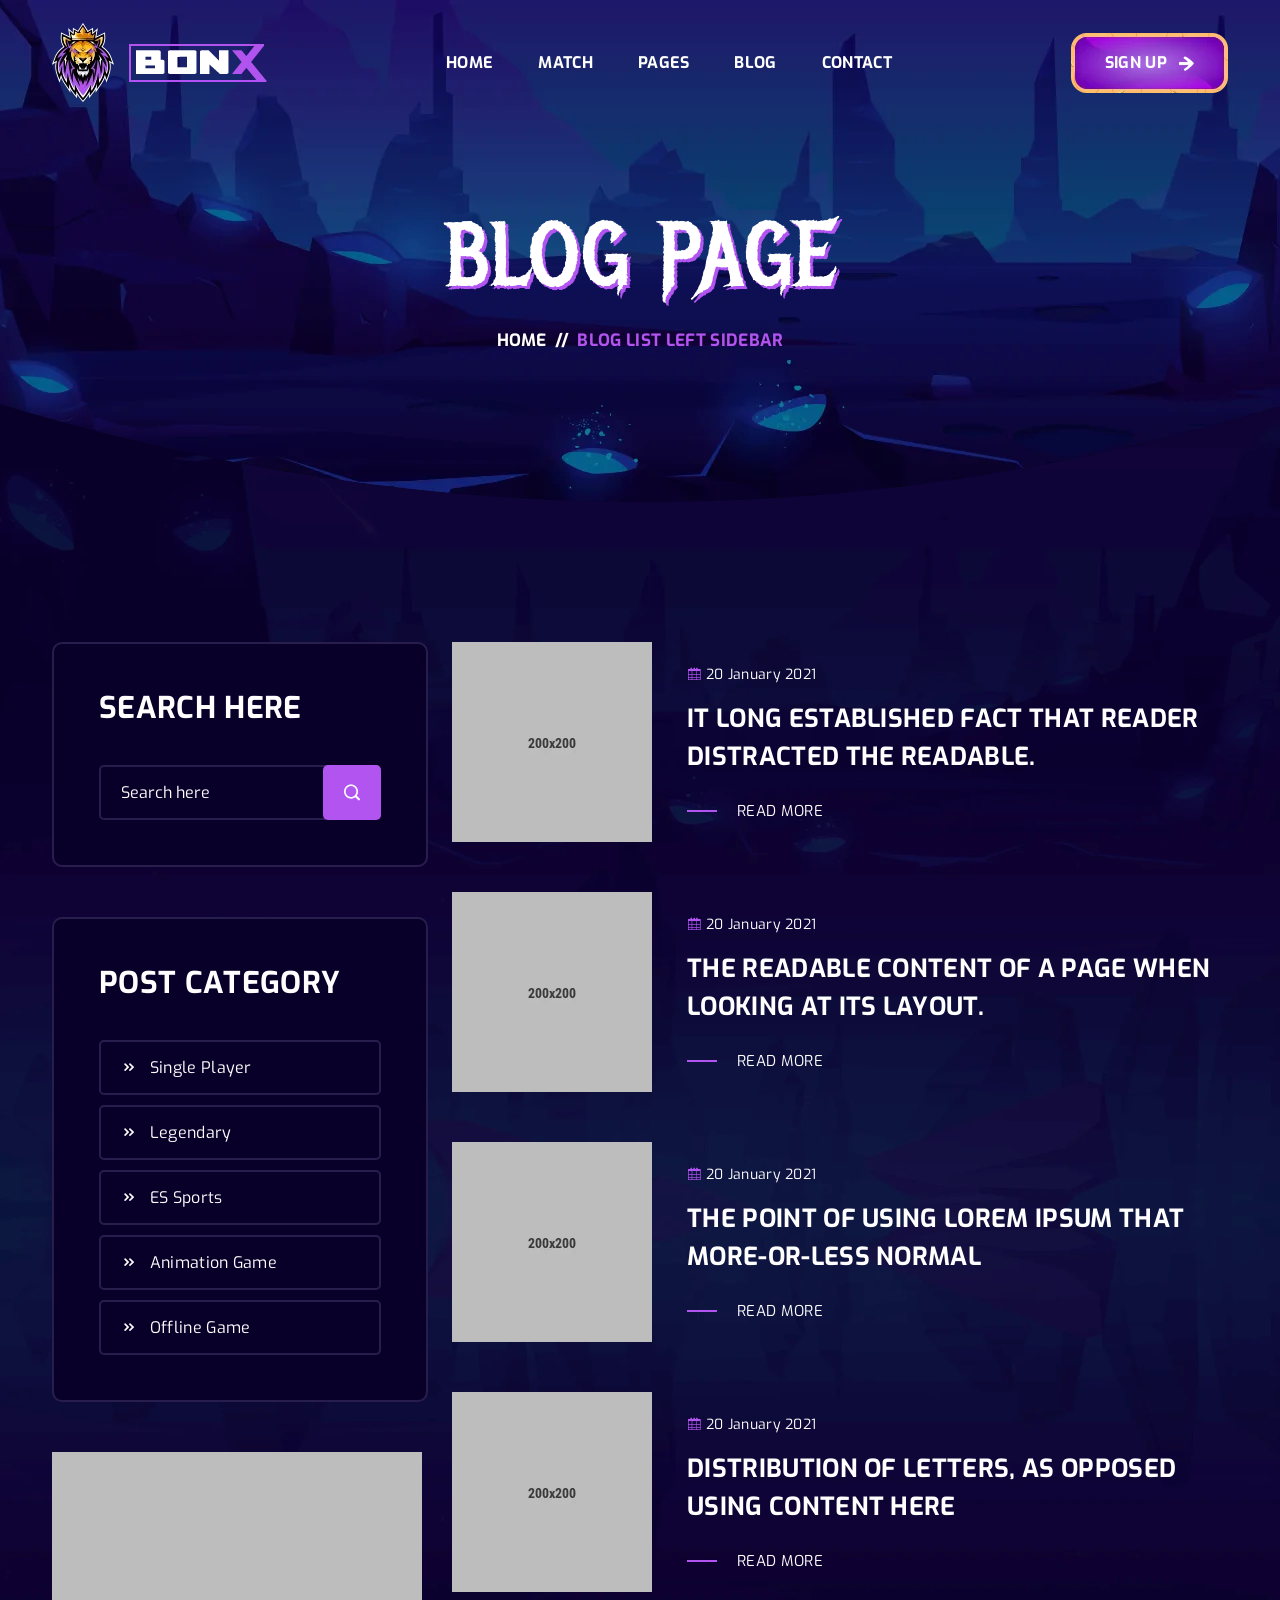
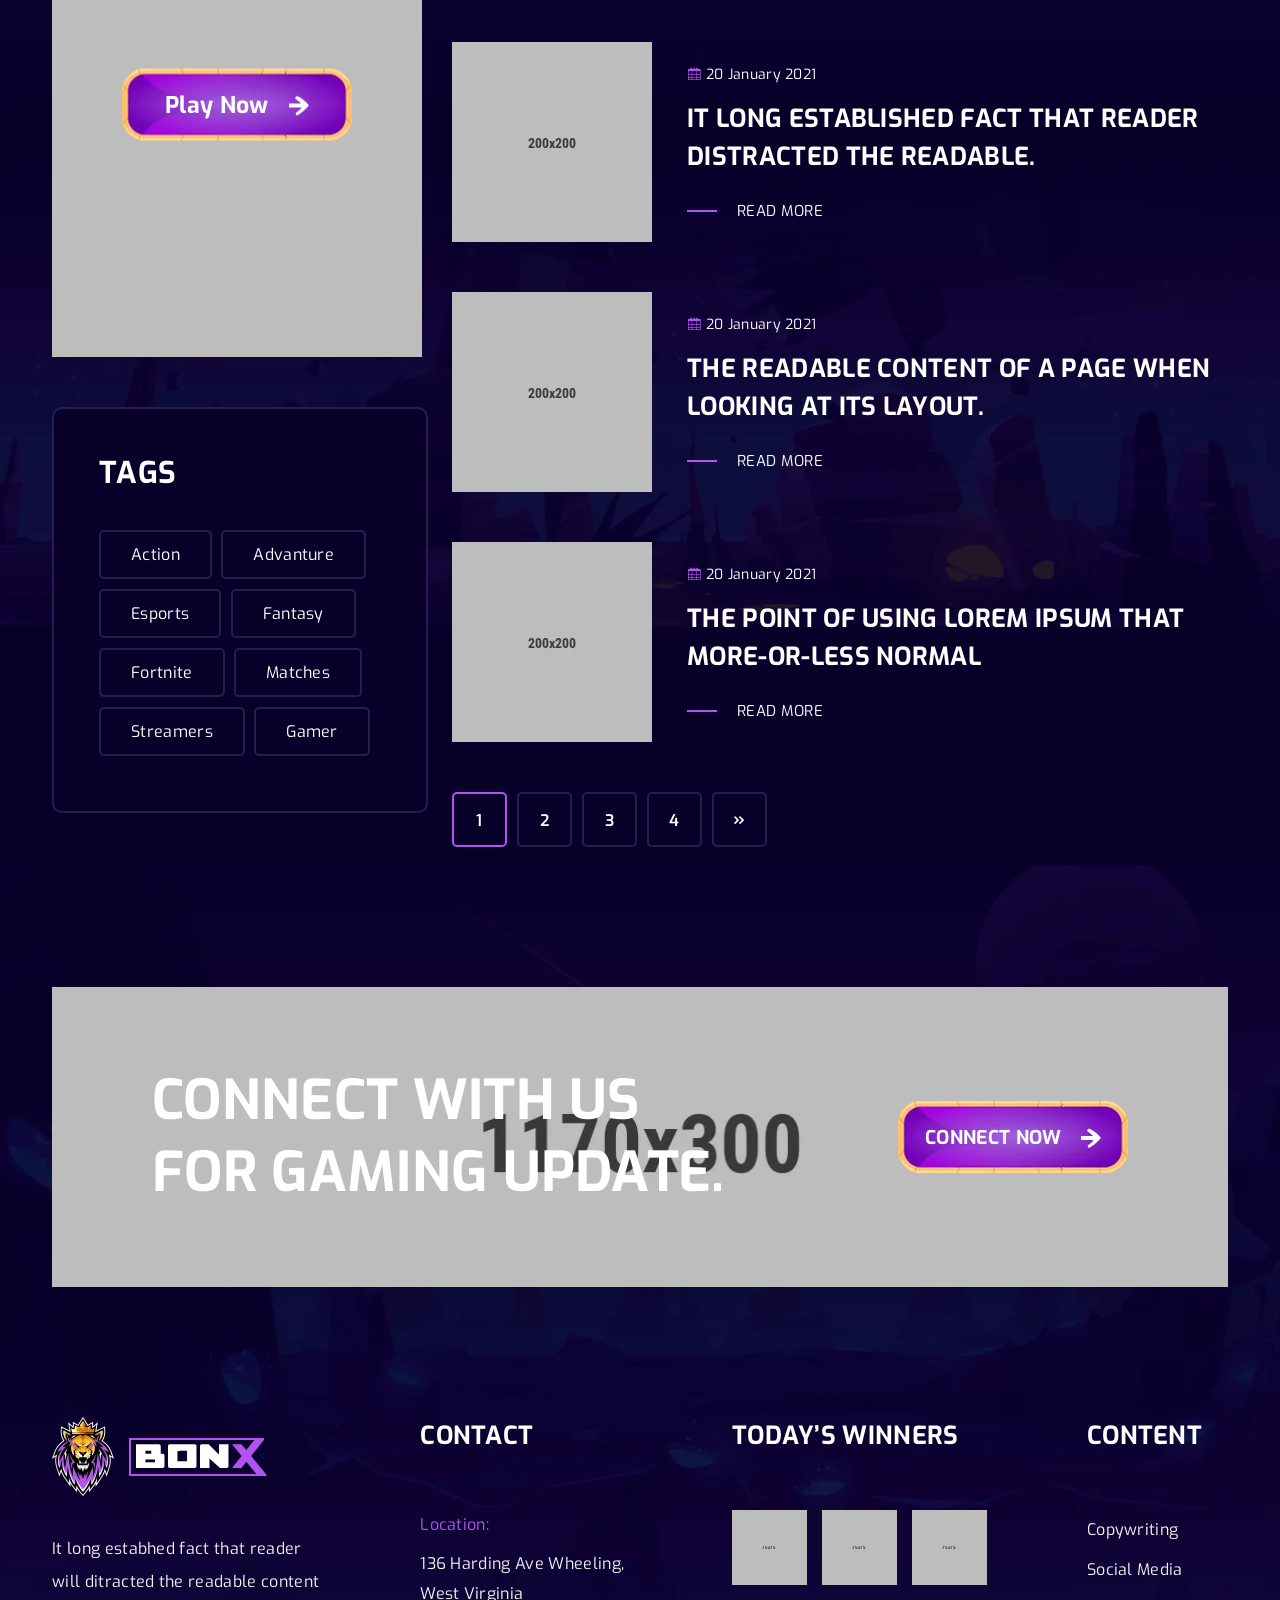
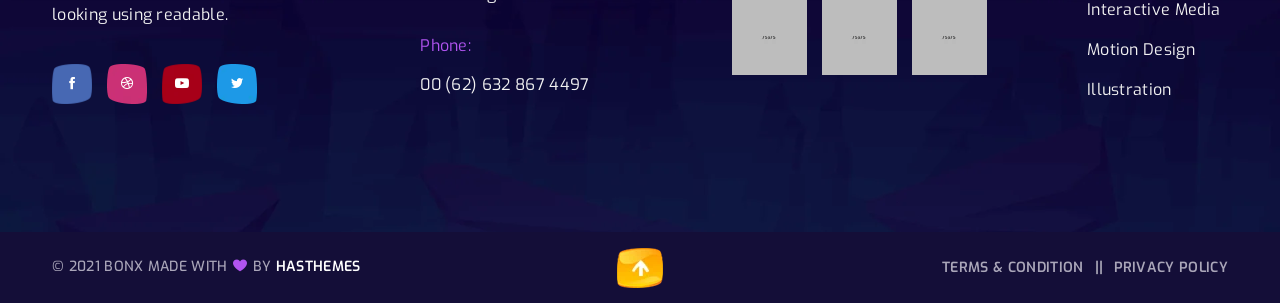
<file: blog-left-sidebar.html>
<!doctype html>
<html class="no-js" lang="en">

<head>
    <meta charset="utf-8">
    <meta http-equiv="x-ua-compatible" content="ie=edge">
    <title>Bonx - Gaming Website Template HTML Version</title>
    <meta name="description" content="Bonx is a terrific esports website template with a slick and modern look.  It’s a robust gaming HTML template for bloggers and online gamers who want to share their enthusiasm for games on the internet."/>
    <meta name="keywords" content="	bootstrap, clean, esports, game, game portal, Game website, gamer, games, gaming, magazine, match, modern, online game, sport, sports">
    <meta name="author" content="Code Carnival">
    <meta name="viewport" content="width=device-width, initial-scale=1">
    
    <!-- Add site Favicon -->
    <link rel="shortcut icon" href="assets/img/favicon.ico" type="image/png">

    <!-- CSS 
    ========================= -->
    <link rel="preconnect" href="https://fonts.googleapis.com">
    <link rel="preconnect" href="https://fonts.gstatic.com" crossorigin>
    <link href="https://fonts.googleapis.com/css2?family=Exo:ital,wght@0,100;0,200;0,300;0,400;0,500;0,600;0,700;0,800;0,900;1,100;1,200;1,300;1,400;1,500;1,600;1,700;1,800;1,900&family=Metal+Mania&display=swap" rel="stylesheet">

    <link rel="stylesheet" href="assets/css/vendor/bootstrap.min.css">
    <link rel="stylesheet" href="assets/css/slick.css">
    <link rel="stylesheet" href="assets/css/icofont.min.css">
    <link rel="stylesheet" href="assets/css/animate.css">
    <link rel="stylesheet" href="assets/css/nice-select.css">
    <link rel="stylesheet" href="assets/css/magnific-popup.css">
    <!-- Main Style CSS -->
    <link rel="stylesheet" href="assets/css/style.css">
</head>

<body class="body__bg" data-bgimg="assets/img/bg/body-bg2.webp">
   
  
    <!--header area start-->
    <header class="header_section header_transparent sticky-header">
        <div class="container">
            <div class="row">
                <div class="col-12">
                    <div class="main_header d-flex justify-content-between align-items-center">
                        <div class="header_logo">
                            <a class="sticky_none" href="index.html"><img aria-label="logo" width="215" height="79" src="assets/img/logo/logo.webp" alt=""></a>
                        </div>
                        <!--main menu start-->
                        <div class="main_menu d-none d-lg-block"> 
                            <nav>  
                                <ul class="d-flex">
                                    <li><a href="index.html">Home</a></li> 
                                    <li><a href="match.html">Match</a>
                                        <ul class="sub_menu">
                                            <li><a href="match.html">Match Page</a></li>
                                            <li><a href="match-details.html">Match Details</a></li>
                                        </ul>
                                    </li>
                                    <li><a href="#">Pages</a>
                                        <ul class="sub_menu">
                                            <li><a href="about.html">About Us</a></li>
                                            <li><a href="all-game.html">All Game</a></li>
                                            <li><a href="game-details.html">Game Details</a></li>
                                            <li><a href="faq.html">Faq Page</a></li>
                                            <li><a href="players.html">Players</a></li>
                                            <li><a href="player-details.html">Player Details</a></li>
                                            <li><a href="registration.html">Sign Up</a></li>
                                            <li><a href="login.html">Login</a></li>
                                            <li><a href="404.html">Error 404</a></li>
                                        </ul>
                                    </li>
                                    <li><a href="blog-left-sidebar.html">blog</a>
                                        <ul class="sub_menu">
                                            <li><a href="blog-left-sidebar.html">Blog Left Sidebar</a></li>
                                            <li><a href="blog-right-sidebar.html">Blog Right Sidebar</a></li>
                                            <li><a href="blog-without-sidebar.html">Blog Without Sidebar</a></li>
                                             <li><a href="blog-grid-left-sidebar.html">Blog Grid Left Sidebar</a></li>
                                            <li><a href="blog-grid-right-sidebar.html">Blog Grid Right Sidebar</a></li>
                                            <li><a href="blog-grid-without-sidebar.html">Blog Grid Without Sidebar</a></li>
                                            <li><a href="blog-details-left-sidebar.html">Blog Details Left Sidebar</a></li>
                                            <li><a href="blog-details-right-sidebar.html">Blog Details Right Sidebar</a></li>
                                            <li><a href="blog-details.html">Blog Details</a></li>
                                        </ul>
                                    </li>
                                    <li><a href="contact.html">Contact</a></li>
                                </ul>  
                            </nav>
                        </div>
                        <!--main menu end-->
                        <div class="header_right_sidebar d-flex align-items-center">
                            <div class="sing_up_btn">
                                <a class="btn btn-link" href="registration.html">SIGN UP <img width="15" height="15" src="assets/img/icon/arrrow-icon2.webp" alt=""> </a>
                            </div>
                            <div class="canvas_open">
                                <button type="button" data-bs-toggle="offcanvas" data-bs-target="#offcanvasMenu"><i class="icofont-navigation-menu"></i></button>
                            </div>
                        </div>
                    </div>
                </div>
            </div>
        </div>
    </header>
    <!--header area end-->

    <!--offcanvas menu area start-->
    <div class="offcanvas offcanvas-start" tabindex="-1" id="offcanvasMenu">
        <div class="offcanvas-header justify-content-end">
            <button type="button" class="btn-close text-reset" data-bs-dismiss="offcanvas" aria-label="Close"></button>
        </div>
        <div class="offcanvas-body">
            <ul class="offcanvas_main_menu">
                <li class="menu-item-has-children active">
                    <a href="index.html">Home</a>
                </li>
                <li class="menu-item-has-children"><a href="#">Match</a>
                    <ul class="sub-menu">
                        <li><a href="match.html">Match Page</a></li>
                        <li><a href="match-details.html">Match Details</a></li>
                    </ul>
                </li>
                <li class="menu-item-has-children"><a href="#">Pages</a>
                    <ul class="sub-menu">
                        <li><a href="about.html">About Us</a></li>
                        <li><a href="all-game.html">All Game</a></li>
                        <li><a href="game-details.html">Game Details</a></li>
                        <li><a href="faq.html">Faq Page</a></li>
                        <li><a href="players.html">Players</a></li>
                        <li><a href="player-details.html">Player Details</a></li>
                                            <li><a href="registration.html">Sign Up</a></li>
                                            <li><a href="login.html">Login</a></li>
                        <li><a href="404.html">Error 404</a></li>
                    </ul>
                </li>
                <li class="menu-item-has-children">
                    <a href="#">blog</a>
                    <ul class="sub-menu">
                        <li><a href="blog-left-sidebar.html">Blog Left Sidebar</a></li>
                        <li><a href="blog-right-sidebar.html">Blog Right Sidebar</a></li>
                        <li><a href="blog-without-sidebar.html">Blog Without Sidebar</a></li>
                            <li><a href="blog-grid-left-sidebar.html">Blog Grid Left Sidebar</a></li>
                            <li><a href="blog-grid-right-sidebar.html">Blog Grid Right Sidebar</a></li>
                        <li><a href="blog-grid-without-sidebar.html">Blog Grid Without Sidebar</a></li>
                        <li><a href="blog-details-left-sidebar.html">Blog Details Left Sidebar</a></li>
                        <li><a href="blog-details-right-sidebar.html">Blog Details Right Sidebar</a></li>
                        <li><a href="blog-details.html">Blog Details</a></li>
                    </ul>
                </li>
                <li class="menu-item-has-children"><a href="contact.html">Contact Us</a></li>
            </ul>
        </div>
    </div>
    <!--offcanvas menu area end-->

    <!-- breadcrumbs area start -->
    <div class="breadcrumbs_aree breadcrumbs_bg mb-140" data-bgimg="assets/img/bg/breadcrumbs-bg.webp">
        <div class="container">
            <div class="row">
                <div class="col-12">
                    <div class="breadcrumbs_text text-center">
                        <h1>BLOG PAGE</h1>
                        <ul class="d-flex justify-content-center">
                            <li><a href="index.html">Home </a></li>
                            <li> <span>//</span></li>
                            <li>  Blog List Left Sidebar</li>
                        </ul>
                    </div>
                </div>
            </div>
        </div>
    </div>
    <!-- breadcrumbs area end -->

    <!-- page wrapper start -->
    <div class="page_wrapper">

        <!-- blog page section start -->
        <section class="blog_page_section blog_reverse mb-140">
                <div class="container">
                    <div class="row">
                        <div class="col-lg-4">
                            <div class="blog_sidebar blog_widget">
                                <div class="blog_widget_list mb-50">
                                    <h3>Search Here</h3>
                                    <div class="widget_search">
                                        <form action="#">
                                            <input placeholder="Search here" type="text">
                                            <button type="submit"><i class="icofont-search-1"></i></button>
                                        </form>
                                    </div>
                                </div>
                                <div class="blog_widget_list mb-50">
                                    <h3>POST CATEGORY</h3>
                                    <div class="widget_category blog_widget_category">
                                        <ul>
                                            <li><a href="#"><i class="icofont-rounded-double-right"></i> Single Player </a></li>
                                            <li><a href="#"><i class="icofont-rounded-double-right"></i> Legendary </a></li>
                                            <li><a href="#"><i class="icofont-rounded-double-right"></i> ES Sports </a></li>
                                            <li><a href="#"><i class="icofont-rounded-double-right"></i> Animation Game </a></li>
                                            <li><a href="#"><i class="icofont-rounded-double-right"></i> Offline Game </a></li>
                                        </ul>
                                    </div>
                                </div>
                                <div class="blog_widget_thumb mb-50">
                                    <img width="370" height="505" src="assets/img/blog/blog-sidebar-thumb.webp" alt="">
                                    <div class="widget_play_btn">
                                        <a class="btn btn-link" href="all-game.html">Play Now <img width="20" height="20" src="assets/img/icon/arrrow-icon.webp" alt=""> </a>
                                    </div>
                                </div>
                                <div class="blog_widget_list tags">
                                    <h3>Tags</h3>
                                    <div class="widget_tags">
                                        <ul>
                                            <li><a href="#">Action</a></li>
                                            <li><a href="#">Advanture</a></li>
                                            <li><a href="#"> Esports</a></li>
                                            <li><a href="#">Fantasy</a></li>
                                            <li><a href="#">Fortnite</a></li>
                                            <li><a href="#">Matches</a></li>
                                            <li><a href="#">Streamers</a></li>
                                            <li><a href="#">Gamer</a></li>
                                        </ul>
                                    </div>
                                </div>
                            </div>
                        </div>
                        <div class="col-lg-8">
                            <div class="blog_page_wrapper">
                                <div class="blog_page_inner">
                                    <div class="single_blog d-flex align-items-center">
                                        <div class="blog_thumb">
                                            <a href="blog-details.html"><img width="200" height="200" src="assets/img/blog/blog1.webp" alt=""></a>
                                        </div>
                                        <div class="blog_content">
                                            <div class="blog_date">
                                                <span><i class="icofont-calendar"></i>  20 January 2021</span>
                                            </div>
                                            <h3><a href="blog-details.html">It long established fact that reader
                                                distracted the readable.</a></h3>
                                            <a href="blog-details.html">READ MORE</a>
                                        </div>
                                    </div>
                                    <div class="single_blog d-flex align-items-center">
                                        <div class="blog_thumb">
                                            <a href="blog-details.html"><img width="200" height="200" src="assets/img/blog/blog2.webp" alt=""></a>
                                        </div>
                                        <div class="blog_content">
                                            <div class="blog_date">
                                                <span><i class="icofont-calendar"></i>  20 January 2021</span>
                                            </div>
                                            <h3><a href="blog-details.html">the readable content of a page when
                                                looking at its layout.</a></h3>
                                            <a href="blog-details.html">READ MORE</a>
                                        </div>
                                    </div>
                                    <div class="single_blog d-flex align-items-center">
                                        <div class="blog_thumb">
                                            <a href="blog-details.html"><img width="200" height="200" src="assets/img/blog/blog3.webp" alt=""></a>
                                        </div>
                                        <div class="blog_content">
                                            <div class="blog_date">
                                                <span><i class="icofont-calendar"></i>  20 January 2021</span>
                                            </div>
                                            <h3><a href="blog-details.html">  The point of using Lorem Ipsum that
                                                more-or-less normal</a></h3>
                                            <a href="blog-details.html">READ MORE</a>
                                        </div>
                                    </div>
                                    <div class="single_blog d-flex align-items-center">
                                        <div class="blog_thumb">
                                            <a href="blog-details.html"><img width="200" height="200" src="assets/img/blog/blog4.webp" alt=""></a>
                                        </div>
                                        <div class="blog_content">
                                            <div class="blog_date">
                                                <span><i class="icofont-calendar"></i>  20 January 2021</span>
                                            </div>
                                            <h3><a href="blog-details.html">distribution of letters, as opposed
                                                using Content here</a></h3>
                                            <a href="blog-details.html">READ MORE</a>
                                        </div>
                                    </div>
                                    <div class="single_blog d-flex align-items-center">
                                        <div class="blog_thumb">
                                            <a href="blog-details.html"><img width="200" height="200" src="assets/img/blog/blog5.webp" alt=""></a>
                                        </div>
                                        <div class="blog_content">
                                            <div class="blog_date">
                                                <span><i class="icofont-calendar"></i>  20 January 2021</span>
                                            </div>
                                            <h3><a href="blog-details.html">It long established fact that reader
                                                distracted the readable.</a></h3>
                                            <a href="blog-details.html">READ MORE</a>
                                        </div>
                                    </div>
                                    <div class="single_blog d-flex align-items-center">
                                        <div class="blog_thumb">
                                            <a href="blog-details.html"><img width="200" height="200" src="assets/img/blog/blog6.webp" alt=""></a>
                                        </div>
                                        <div class="blog_content">
                                            <div class="blog_date">
                                                <span><i class="icofont-calendar"></i>  20 January 2021</span>
                                            </div>
                                            <h3><a href="blog-details.html">the readable content of a page when
                                                looking at its layout.</a></h3>
                                            <a href="blog-details.html">READ MORE</a>
                                        </div>
                                    </div>
                                    <div class="single_blog d-flex align-items-center">
                                        <div class="blog_thumb">
                                            <a href="blog-details.html"><img width="200" height="200" src="assets/img/blog/blog7.webp" alt=""></a>
                                        </div>
                                        <div class="blog_content">
                                            <div class="blog_date">
                                                <span><i class="icofont-calendar"></i>  20 January 2021</span>
                                            </div>
                                            <h3><a href="blog-details.html"> The point of using Lorem Ipsum that
                                                more-or-less normal</a></h3>
                                            <a href="blog-details.html">READ MORE</a>
                                        </div>
                                    </div>
                                </div>
                                <div class="pagination pagination_pages">
                                    <ul>
                                        <li class="current"><span>1</span></li>
                                        <li><a href="#">2</a></li>
                                        <li><a href="#">3</a></li>
                                        <li><a href="#">4</a></li>
                                        <li class="next"><a href="#"><i class="icofont-rounded-double-right"></i></a></li>
                                    </ul>
                                </div>
                            </div>
                        </div>
                    </div>
                </div>
        </section>
        <!-- blog page section end -->

        <!-- gaming update section start -->
        <section class="gaming_update_section">
            <div class="container">
                <div class="row">
                    <div class="col-12">
                        <div class="gaming_update_inner d-flex justify-content-between align-items-center" data-bgimg="assets/img/bg/gaming-update.webp">
                            <div class="gaming_update_text">
                                <h2>Connect with us <br>
                                    for gamING update.</h2>
                            </div>
                            <div class="gaming_update_btn">
                                <a class="btn btn-link" href="contact.html">CONNECT NOW <img width="20" height="20" src="assets/img/icon/arrrow-icon.webp" alt=""> </a>
                            </div>
                        </div>
                    </div>
                </div>
            </div>
        </section>
        <!-- gaming update section end -->

    </div>
    <!-- page wrapper end -->

    <!--footer area start-->
    <footer class="footer_widgets">
        <div class="main_footer">
            <div class="container">
                <div class="row">
                    <div class="col-12">
                        <div class="main_footer_inner d-flex">
                            <div class="footer_widget_list">
                                <div class="footer_logo">
                                    <a href="#"><img aria-label="logo" width="215" height="79" src="assets/img/logo/logo.webp" alt=""></a>
                                </div>
                                <div class="footer_contact_desc">
                                    <p>It long estabhed fact that reader
                                        will ditracted the readable content
                                        looking using readable.</p>
                                </div>
                                <div class="footer_social">
                                    <ul class="d-flex">
                                        <li><a aria-label="facebook" class="facebook" href="https://www.facebook.com"><i class="icofont-facebook"></i></a></li>
                                        <li><a aria-label="dribble" class="dribbble" href="https://dribbble.com"><i class="icofont-dribbble"></i></a></li>
                                        <li><a aria-label="youtube" class="youtube" href="https://www.youtube.com"><i class="icofont-youtube-play"></i></a></li>
                                        <li><a aria-label="twitter" class="twitter" href="https://twitter.com"><i class="icofont-twitter"></i></a></li>
                                    </ul>
                                </div>
                            </div>
                            <div class="footer_widget_list contact">
                                <h3>Contact</h3>
                                <div class="footer_contact_info">
                                    <div class="footer_contact_info_list">
                                        <span>Location:</span>
                                        <p>136 Harding Ave
                                            Wheeling, West Virginia</p>
                                    </div>
                                    <div class="footer_contact_info_list">
                                        <span>Phone:</span>
                                        <p><a href="#">00 (62) 632 867 4497</a></p>
                                    </div>
                                </div>
                            </div>
                            <div class="footer_widget_list">
                                <h3>today’s winners</h3>
                                <div class="footer_winners_gallery">
                                    <div class="footer_winners_list d-flex">
                                        <div class="footer_winners_thumb">
                                            <a href="game-details.html"><img aria-label="game-team" width="75" height="75" src="assets/img/others/winners1.webp" alt=""></a>
                                        </div>
                                        <div class="footer_winners_thumb">
                                            <a href="game-details.html"><img aria-label="game-team" width="75" height="75" src="assets/img/others/winners2.webp" alt=""></a>
                                        </div>
                                        <div class="footer_winners_thumb">
                                            <a href="game-details.html"><img aria-label="game-team" width="75" height="75" src="assets/img/others/winners3.webp" alt=""></a>
                                        </div>
                                    </div>
                                    <div class="footer_winners_list d-flex">
                                        <div class="footer_winners_thumb">
                                            <a href="game-details.html"><img aria-label="game-team" width="75" height="75" src="assets/img/others/winners4.webp" alt=""></a>
                                        </div>
                                        <div class="footer_winners_thumb">
                                            <a href="game-details.html"><img aria-label="game-team" width="75" height="75" src="assets/img/others/winners5.webp" alt=""></a>
                                        </div>
                                        <div class="footer_winners_thumb">
                                            <a href="game-details.html"><img aria-label="game-team" width="75" height="75" src="assets/img/others/winners6.webp" alt=""></a>
                                        </div>
                                    </div>
                                </div>
                            </div>
                            <div class="footer_widget_list footer_list_menu">
                                <h3>Content</h3>
                                <div class="footer_menu">
                                    <ul>
                                        <li><a href="about.html"> Copywriting</a></li>
                                        <li><a href="about.html">Social Media</a></li>
                                        <li><a href="about.html">Interactive Media</a></li>
                                        <li><a href="about.html">Motion Design</a></li>
                                        <li><a href="about.html">Illustration</a></li>
                                    </ul>
                                </div>
                            </div>
                        </div>
                    </div> 
                </div>
            </div>
        </div>
        <div class="footer_bottom">
            <div class="container">
                <div class="row">
                    <div class="col-12">
                        <div class="footer_bottom_inner d-flex justify-content-between">
                            <div class="copyright_right">
                                <p> © 2021  BONX  Made with  <i class="icofont-heart"></i>  by <a href="https://hasthemes.com">HasThemes</a></p>
                            </div>
                            <div class="footer_bottom_link_menu">
                                <ul class="d-flex">
                                    <li><a href="about.html">Terms & Condition  </a></li>
                                    <li><a href="about.html">Privacy Policy  </a></li>
                                </ul>
                            </div>

                            <div class="scroll__top_icon">
                                <a id="scroll-top" href="#"><img aria-label="scroll-top" width="46" height="40" src="assets/img/icon/scroll-top.webp" alt=""></a>
                            </div>
                        </div>
                    </div>
                </div>
            </div>
        </div>
    </footer>
    <!--footer area end-->

   
<!-- JS
============================================ -->
<!--modernizr min js here-->
<script src="assets/js/vendor/modernizr-3.7.1.min.js"></script>

<!-- Vendor JS -->
<script src="assets/js/vendor/jquery-3.6.0.min.js"></script>
<script src="assets/js/vendor/jquery-migrate-3.3.2.min.js"></script>
<script src="assets/js/vendor/popper.js"></script>
<script src="assets/js/vendor/bootstrap.min.js"></script>
<script src="assets/js/slick.min.js"></script>
<script src="assets/js/wow.min.js"></script>
<script src="assets/js/jquery.nice-select.js"></script>
<script src="assets/js/jquery.magnific-popup.min.js"></script>
<script src="assets/js/jquery.counterup.min.js"></script>
<script src="assets/js/jquery-waypoints.js"></script>

<!-- Main JS -->
<script src="assets/js/main.js"></script>



</body>

</html>
</file>
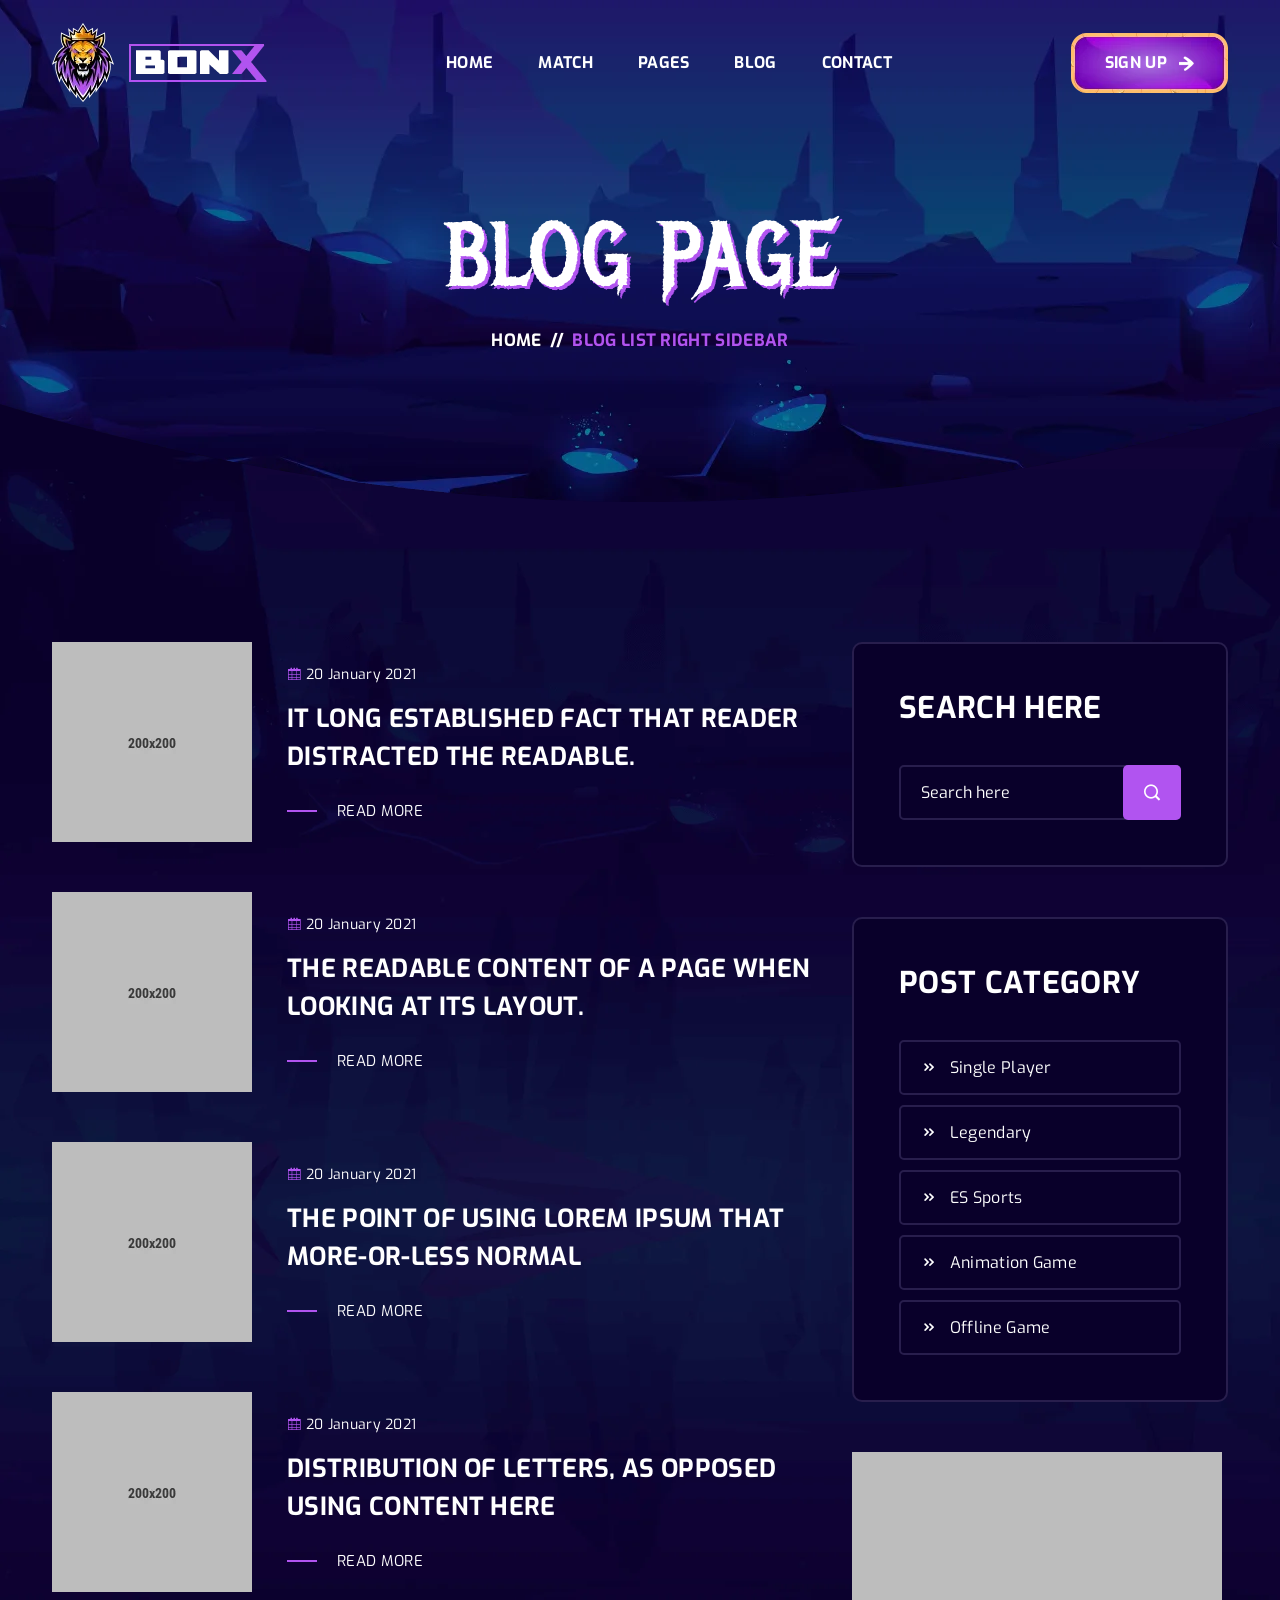
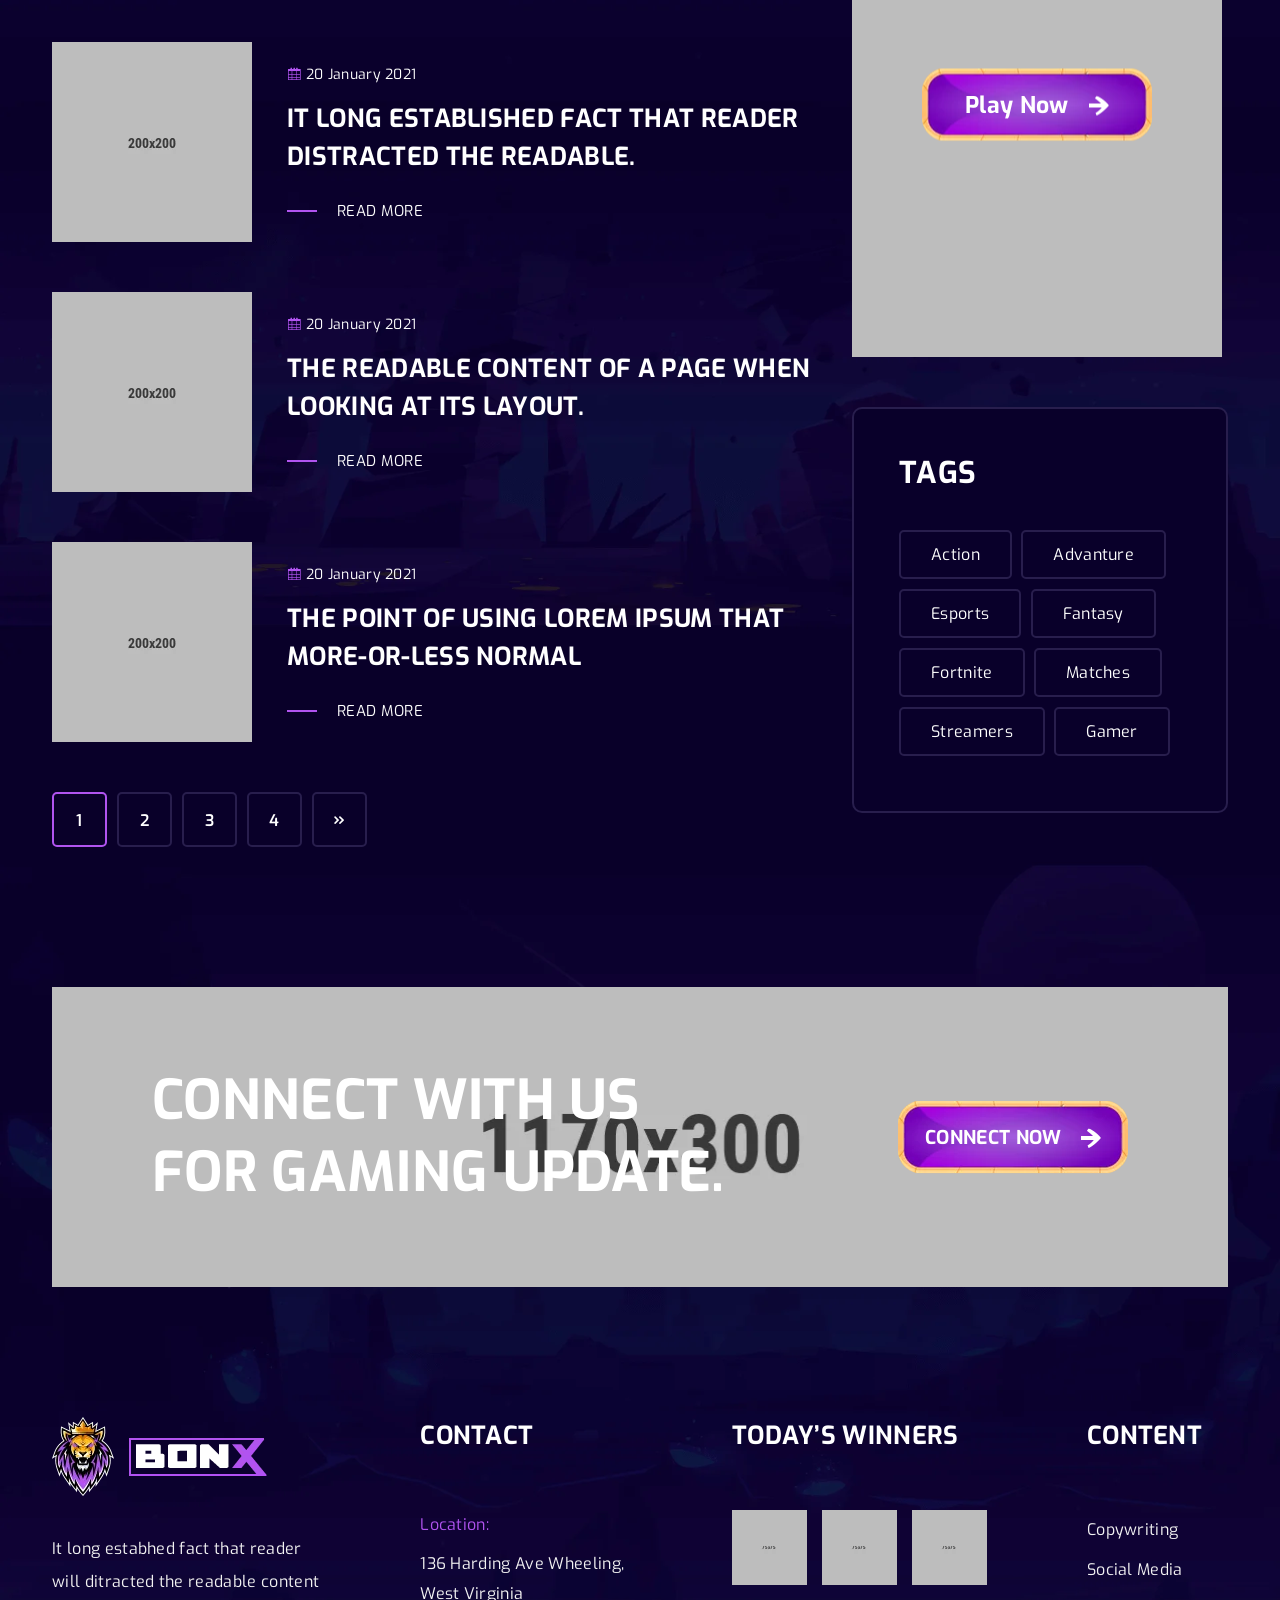
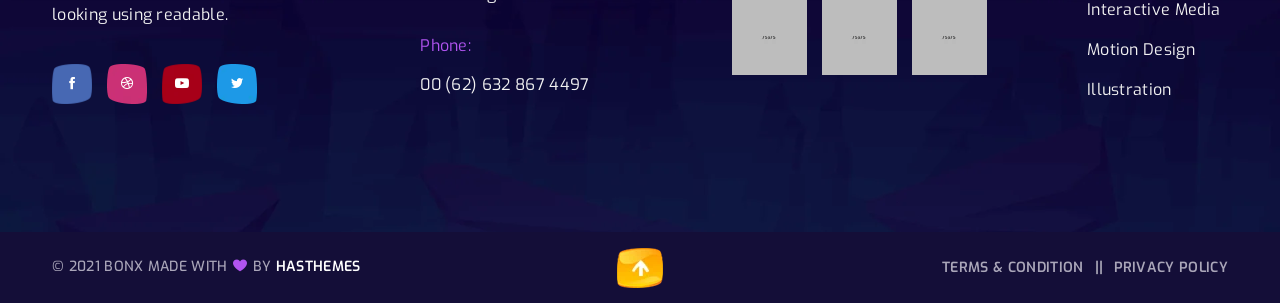
<file: blog-right-sidebar.html>
<!doctype html>
<html class="no-js" lang="en">

<head>
    <meta charset="utf-8">
    <meta http-equiv="x-ua-compatible" content="ie=edge">
    <title>Bonx - Gaming Website Template HTML Version</title>
    <meta name="description" content="Bonx is a terrific esports website template with a slick and modern look.  It’s a robust gaming HTML template for bloggers and online gamers who want to share their enthusiasm for games on the internet."/>
    <meta name="keywords" content="	bootstrap, clean, esports, game, game portal, Game website, gamer, games, gaming, magazine, match, modern, online game, sport, sports">
    <meta name="author" content="Code Carnival">
    <meta name="viewport" content="width=device-width, initial-scale=1">
    
    <!-- Add site Favicon -->
    <link rel="shortcut icon" href="assets/img/favicon.ico" type="image/png">

    <!-- CSS 
    ========================= -->
    <link rel="preconnect" href="https://fonts.googleapis.com">
    <link rel="preconnect" href="https://fonts.gstatic.com" crossorigin>
    <link href="https://fonts.googleapis.com/css2?family=Exo:ital,wght@0,100;0,200;0,300;0,400;0,500;0,600;0,700;0,800;0,900;1,100;1,200;1,300;1,400;1,500;1,600;1,700;1,800;1,900&family=Metal+Mania&display=swap" rel="stylesheet">

    <link rel="stylesheet" href="assets/css/vendor/bootstrap.min.css">
    <link rel="stylesheet" href="assets/css/slick.css">
    <link rel="stylesheet" href="assets/css/icofont.min.css">
    <link rel="stylesheet" href="assets/css/animate.css">
    <link rel="stylesheet" href="assets/css/nice-select.css">
    <link rel="stylesheet" href="assets/css/magnific-popup.css">
    <!-- Main Style CSS -->
    <link rel="stylesheet" href="assets/css/style.css">
</head>

<body class="body__bg" data-bgimg="assets/img/bg/body-bg2.webp">
   
  
    <!--header area start-->
    <header class="header_section header_transparent sticky-header">
        <div class="container">
            <div class="row">
                <div class="col-12">
                    <div class="main_header d-flex justify-content-between align-items-center">
                        <div class="header_logo">
                            <a class="sticky_none" href="index.html"><img aria-label="logo" width="215" height="79" src="assets/img/logo/logo.webp" alt=""></a>
                        </div>
                        <!--main menu start-->
                        <div class="main_menu d-none d-lg-block"> 
                            <nav>  
                                <ul class="d-flex">
                                    <li><a href="index.html">Home</a></li> 
                                    <li><a href="match.html">Match</a>
                                        <ul class="sub_menu">
                                            <li><a href="match.html">Match Page</a></li>
                                            <li><a href="match-details.html">Match Details</a></li>
                                        </ul>
                                    </li>
                                    <li><a href="#">Pages</a>
                                        <ul class="sub_menu">
                                            <li><a href="about.html">About Us</a></li>
                                            <li><a href="all-game.html">All Game</a></li>
                                            <li><a href="game-details.html">Game Details</a></li>
                                            <li><a href="faq.html">Faq Page</a></li>
                                            <li><a href="players.html">Players</a></li>
                                            <li><a href="player-details.html">Player Details</a></li>
                                            <li><a href="registration.html">Sign Up</a></li>
                                            <li><a href="login.html">Login</a></li>
                                            <li><a href="404.html">Error 404</a></li>
                                        </ul>
                                    </li>
                                    <li><a href="blog-left-sidebar.html">blog</a>
                                        <ul class="sub_menu">
                                            <li><a href="blog-left-sidebar.html">Blog Left Sidebar</a></li>
                                            <li><a href="blog-right-sidebar.html">Blog Right Sidebar</a></li>
                                            <li><a href="blog-without-sidebar.html">Blog Without Sidebar</a></li>
                                             <li><a href="blog-grid-left-sidebar.html">Blog Grid Left Sidebar</a></li>
                                            <li><a href="blog-grid-right-sidebar.html">Blog Grid Right Sidebar</a></li>
                                            <li><a href="blog-grid-without-sidebar.html">Blog Grid Without Sidebar</a></li>
                                            <li><a href="blog-details-left-sidebar.html">Blog Details Left Sidebar</a></li>
                                            <li><a href="blog-details-right-sidebar.html">Blog Details Right Sidebar</a></li>
                                            <li><a href="blog-details.html">Blog Details</a></li>
                                        </ul>
                                    </li>
                                    <li><a href="contact.html">Contact</a></li>
                                </ul>  
                            </nav>
                        </div>
                        <!--main menu end-->
                        <div class="header_right_sidebar d-flex align-items-center">
                            <div class="sing_up_btn">
                                <a class="btn btn-link" href="registration.html">SIGN UP <img width="15" height="15" src="assets/img/icon/arrrow-icon2.webp" alt=""> </a>
                            </div>
                            <div class="canvas_open">
                                <button type="button" data-bs-toggle="offcanvas" data-bs-target="#offcanvasMenu"><i class="icofont-navigation-menu"></i></button>
                            </div>
                        </div>
                    </div>
                </div>
            </div>
        </div>
    </header>
    <!--header area end-->

    <!--offcanvas menu area start-->
    <div class="offcanvas offcanvas-start" tabindex="-1" id="offcanvasMenu">
        <div class="offcanvas-header justify-content-end">
            <button type="button" class="btn-close text-reset" data-bs-dismiss="offcanvas" aria-label="Close"></button>
        </div>
        <div class="offcanvas-body">
            <ul class="offcanvas_main_menu">
                <li class="menu-item-has-children active">
                    <a href="index.html">Home</a>
                </li>
                <li class="menu-item-has-children"><a href="#">Match</a>
                    <ul class="sub-menu">
                        <li><a href="match.html">Match Page</a></li>
                        <li><a href="match-details.html">Match Details</a></li>
                    </ul>
                </li>
                <li class="menu-item-has-children"><a href="#">Pages</a>
                    <ul class="sub-menu">
                        <li><a href="about.html">About Us</a></li>
                        <li><a href="all-game.html">All Game</a></li>
                        <li><a href="game-details.html">Game Details</a></li>
                        <li><a href="faq.html">Faq Page</a></li>
                        <li><a href="players.html">Players</a></li>
                        <li><a href="player-details.html">Player Details</a></li>
                                            <li><a href="registration.html">Sign Up</a></li>
                                            <li><a href="login.html">Login</a></li>
                        <li><a href="404.html">Error 404</a></li>
                    </ul>
                </li>
                <li class="menu-item-has-children">
                    <a href="#">blog</a>
                    <ul class="sub-menu">
                        <li><a href="blog-left-sidebar.html">Blog Left Sidebar</a></li>
                        <li><a href="blog-right-sidebar.html">Blog Right Sidebar</a></li>
                        <li><a href="blog-without-sidebar.html">Blog Without Sidebar</a></li>
                            <li><a href="blog-grid-left-sidebar.html">Blog Grid Left Sidebar</a></li>
                            <li><a href="blog-grid-right-sidebar.html">Blog Grid Right Sidebar</a></li>
                        <li><a href="blog-grid-without-sidebar.html">Blog Grid Without Sidebar</a></li>
                        <li><a href="blog-details-left-sidebar.html">Blog Details Left Sidebar</a></li>
                        <li><a href="blog-details-right-sidebar.html">Blog Details Right Sidebar</a></li>
                        <li><a href="blog-details.html">Blog Details</a></li>
                    </ul>
                </li>
                <li class="menu-item-has-children"><a href="contact.html">Contact Us</a></li>
            </ul>
        </div>
    </div>
    <!--offcanvas menu area end-->

    <!-- breadcrumbs area start -->
    <div class="breadcrumbs_aree breadcrumbs_bg mb-140" data-bgimg="assets/img/bg/breadcrumbs-bg.webp">
        <div class="container">
            <div class="row">
                <div class="col-12">
                    <div class="breadcrumbs_text text-center">
                        <h1>BLOG PAGE</h1>
                        <ul class="d-flex justify-content-center">
                            <li><a href="index.html">Home </a></li>
                            <li> <span>//</span></li>
                            <li>  Blog List Right Sidebar</li>
                        </ul>
                    </div>
                </div>
            </div>
        </div>
    </div>
    <!-- breadcrumbs area end -->

    <!-- page wrapper start -->
    <div class="page_wrapper">

        <!-- blog page section start -->
        <section class="blog_page_section mb-140">
                <div class="container">
                    <div class="row">
                        <div class="col-lg-8">
                            <div class="blog_page_wrapper">
                                <div class="blog_page_inner">
                                    <div class="single_blog d-flex align-items-center">
                                        <div class="blog_thumb">
                                            <a href="blog-details.html"><img width="200" height="200" src="assets/img/blog/blog1.webp" alt=""></a>
                                        </div>
                                        <div class="blog_content">
                                            <div class="blog_date">
                                                <span><i class="icofont-calendar"></i>  20 January 2021</span>
                                            </div>
                                            <h3><a href="blog-details.html">It long established fact that reader
                                                distracted the readable.</a></h3>
                                            <a href="blog-details.html">READ MORE</a>
                                        </div>
                                    </div>
                                    <div class="single_blog d-flex align-items-center">
                                        <div class="blog_thumb">
                                            <a href="blog-details.html"><img width="200" height="200" src="assets/img/blog/blog2.webp" alt=""></a>
                                        </div>
                                        <div class="blog_content">
                                            <div class="blog_date">
                                                <span><i class="icofont-calendar"></i>  20 January 2021</span>
                                            </div>
                                            <h3><a href="blog-details.html">the readable content of a page when
                                                looking at its layout.</a></h3>
                                            <a href="blog-details.html">READ MORE</a>
                                        </div>
                                    </div>
                                    <div class="single_blog d-flex align-items-center">
                                        <div class="blog_thumb">
                                            <a href="blog-details.html"><img width="200" height="200" src="assets/img/blog/blog3.webp" alt=""></a>
                                        </div>
                                        <div class="blog_content">
                                            <div class="blog_date">
                                                <span><i class="icofont-calendar"></i>  20 January 2021</span>
                                            </div>
                                            <h3><a href="blog-details.html">  The point of using Lorem Ipsum that
                                                more-or-less normal</a></h3>
                                            <a href="blog-details.html">READ MORE</a>
                                        </div>
                                    </div>
                                    <div class="single_blog d-flex align-items-center">
                                        <div class="blog_thumb">
                                            <a href="blog-details.html"><img width="200" height="200" src="assets/img/blog/blog4.webp" alt=""></a>
                                        </div>
                                        <div class="blog_content">
                                            <div class="blog_date">
                                                <span><i class="icofont-calendar"></i>  20 January 2021</span>
                                            </div>
                                            <h3><a href="blog-details.html">distribution of letters, as opposed
                                                using Content here</a></h3>
                                            <a href="blog-details.html">READ MORE</a>
                                        </div>
                                    </div>
                                    <div class="single_blog d-flex align-items-center">
                                        <div class="blog_thumb">
                                            <a href="blog-details.html"><img width="200" height="200" src="assets/img/blog/blog5.webp" alt=""></a>
                                        </div>
                                        <div class="blog_content">
                                            <div class="blog_date">
                                                <span><i class="icofont-calendar"></i>  20 January 2021</span>
                                            </div>
                                            <h3><a href="blog-details.html">It long established fact that reader
                                                distracted the readable.</a></h3>
                                            <a href="blog-details.html">READ MORE</a>
                                        </div>
                                    </div>
                                    <div class="single_blog d-flex align-items-center">
                                        <div class="blog_thumb">
                                            <a href="blog-details.html"><img width="200" height="200" src="assets/img/blog/blog6.webp" alt=""></a>
                                        </div>
                                        <div class="blog_content">
                                            <div class="blog_date">
                                                <span><i class="icofont-calendar"></i>  20 January 2021</span>
                                            </div>
                                            <h3><a href="blog-details.html">the readable content of a page when
                                                looking at its layout.</a></h3>
                                            <a href="blog-details.html">READ MORE</a>
                                        </div>
                                    </div>
                                    <div class="single_blog d-flex align-items-center">
                                        <div class="blog_thumb">
                                            <a href="blog-details.html"><img width="200" height="200" src="assets/img/blog/blog7.webp" alt=""></a>
                                        </div>
                                        <div class="blog_content">
                                            <div class="blog_date">
                                                <span><i class="icofont-calendar"></i>  20 January 2021</span>
                                            </div>
                                            <h3><a href="blog-details.html"> The point of using Lorem Ipsum that
                                                more-or-less normal</a></h3>
                                            <a href="blog-details.html">READ MORE</a>
                                        </div>
                                    </div>
                                </div>
                                <div class="pagination pagination_pages">
                                    <ul>
                                        <li class="current"><span>1</span></li>
                                        <li><a href="#">2</a></li>
                                        <li><a href="#">3</a></li>
                                        <li><a href="#">4</a></li>
                                        <li class="next"><a href="#"><i class="icofont-rounded-double-right"></i></a></li>
                                    </ul>
                                </div>
                            </div>
                        </div>
                        <div class="col-lg-4">
                            <div class="blog_sidebar blog_widget">
                                <div class="blog_widget_list mb-50">
                                    <h3>Search Here</h3>
                                    <div class="widget_search">
                                        <form action="#">
                                            <input placeholder="Search here" type="text">
                                            <button type="submit"><i class="icofont-search-1"></i></button>
                                        </form>
                                    </div>
                                </div>
                                <div class="blog_widget_list mb-50">
                                    <h3>POST CATEGORY</h3>
                                    <div class="widget_category blog_widget_category">
                                        <ul>
                                            <li><a href="#"><i class="icofont-rounded-double-right"></i> Single Player </a></li>
                                            <li><a href="#"><i class="icofont-rounded-double-right"></i> Legendary </a></li>
                                            <li><a href="#"><i class="icofont-rounded-double-right"></i> ES Sports </a></li>
                                            <li><a href="#"><i class="icofont-rounded-double-right"></i> Animation Game </a></li>
                                            <li><a href="#"><i class="icofont-rounded-double-right"></i> Offline Game </a></li>
                                        </ul>
                                    </div>
                                </div>
                                <div class="blog_widget_thumb mb-50">
                                    <img width="370" height="505" src="assets/img/blog/blog-sidebar-thumb.webp" alt="">
                                    <div class="widget_play_btn">
                                        <a class="btn btn-link" href="all-game.html">Play Now <img width="20" height="20" src="assets/img/icon/arrrow-icon.webp" alt=""> </a>
                                    </div>
                                </div>
                                <div class="blog_widget_list tags">
                                    <h3>Tags</h3>
                                    <div class="widget_tags">
                                        <ul>
                                            <li><a href="#">Action</a></li>
                                            <li><a href="#">Advanture</a></li>
                                            <li><a href="#"> Esports</a></li>
                                            <li><a href="#">Fantasy</a></li>
                                            <li><a href="#">Fortnite</a></li>
                                            <li><a href="#">Matches</a></li>
                                            <li><a href="#">Streamers</a></li>
                                            <li><a href="#">Gamer</a></li>
                                        </ul>
                                    </div>
                                </div>
                            </div>
                        </div>
                    </div>
                </div>
        </section>
        <!-- blog page section end -->

        <!-- gaming update section start -->
        <section class="gaming_update_section">
            <div class="container">
                <div class="row">
                    <div class="col-12">
                        <div class="gaming_update_inner d-flex justify-content-between align-items-center" data-bgimg="assets/img/bg/gaming-update.webp">
                            <div class="gaming_update_text">
                                <h2>Connect with us <br>
                                    for gamING update.</h2>
                            </div>
                            <div class="gaming_update_btn">
                                <a class="btn btn-link" href="contact.html">CONNECT NOW <img width="20" height="20" src="assets/img/icon/arrrow-icon.webp" alt=""> </a>
                            </div>
                        </div>
                    </div>
                </div>
            </div>
        </section>
        <!-- gaming update section end -->

    </div>
    <!-- page wrapper end -->

    <!--footer area start-->
    <footer class="footer_widgets">
        <div class="main_footer">
            <div class="container">
                <div class="row">
                    <div class="col-12">
                        <div class="main_footer_inner d-flex">
                            <div class="footer_widget_list">
                                <div class="footer_logo">
                                    <a href="#"><img aria-label="logo" width="215" height="79" src="assets/img/logo/logo.webp" alt=""></a>
                                </div>
                                <div class="footer_contact_desc">
                                    <p>It long estabhed fact that reader
                                        will ditracted the readable content
                                        looking using readable.</p>
                                </div>
                                <div class="footer_social">
                                    <ul class="d-flex">
                                        <li><a aria-label="facebook" class="facebook" href="https://www.facebook.com"><i class="icofont-facebook"></i></a></li>
                                        <li><a aria-label="dribble" class="dribbble" href="https://dribbble.com"><i class="icofont-dribbble"></i></a></li>
                                        <li><a aria-label="youtube" class="youtube" href="https://www.youtube.com"><i class="icofont-youtube-play"></i></a></li>
                                        <li><a aria-label="twitter" class="twitter" href="https://twitter.com"><i class="icofont-twitter"></i></a></li>
                                    </ul>
                                </div>
                            </div>
                            <div class="footer_widget_list contact">
                                <h3>Contact</h3>
                                <div class="footer_contact_info">
                                    <div class="footer_contact_info_list">
                                        <span>Location:</span>
                                        <p>136 Harding Ave
                                            Wheeling, West Virginia</p>
                                    </div>
                                    <div class="footer_contact_info_list">
                                        <span>Phone:</span>
                                        <p><a href="#">00 (62) 632 867 4497</a></p>
                                    </div>
                                </div>
                            </div>
                            <div class="footer_widget_list">
                                <h3>today’s winners</h3>
                                <div class="footer_winners_gallery">
                                    <div class="footer_winners_list d-flex">
                                        <div class="footer_winners_thumb">
                                            <a href="game-details.html"><img aria-label="game-team" width="75" height="75" src="assets/img/others/winners1.webp" alt=""></a>
                                        </div>
                                        <div class="footer_winners_thumb">
                                            <a href="game-details.html"><img aria-label="game-team" width="75" height="75" src="assets/img/others/winners2.webp" alt=""></a>
                                        </div>
                                        <div class="footer_winners_thumb">
                                            <a href="game-details.html"><img aria-label="game-team" width="75" height="75" src="assets/img/others/winners3.webp" alt=""></a>
                                        </div>
                                    </div>
                                    <div class="footer_winners_list d-flex">
                                        <div class="footer_winners_thumb">
                                            <a href="game-details.html"><img aria-label="game-team" width="75" height="75" src="assets/img/others/winners4.webp" alt=""></a>
                                        </div>
                                        <div class="footer_winners_thumb">
                                            <a href="game-details.html"><img aria-label="game-team" width="75" height="75" src="assets/img/others/winners5.webp" alt=""></a>
                                        </div>
                                        <div class="footer_winners_thumb">
                                            <a href="game-details.html"><img aria-label="game-team" width="75" height="75" src="assets/img/others/winners6.webp" alt=""></a>
                                        </div>
                                    </div>
                                </div>
                            </div>
                            <div class="footer_widget_list footer_list_menu">
                                <h3>Content</h3>
                                <div class="footer_menu">
                                    <ul>
                                        <li><a href="about.html"> Copywriting</a></li>
                                        <li><a href="about.html">Social Media</a></li>
                                        <li><a href="about.html">Interactive Media</a></li>
                                        <li><a href="about.html">Motion Design</a></li>
                                        <li><a href="about.html">Illustration</a></li>
                                    </ul>
                                </div>
                            </div>
                        </div>
                    </div> 
                </div>
            </div>
        </div>
        <div class="footer_bottom">
            <div class="container">
                <div class="row">
                    <div class="col-12">
                        <div class="footer_bottom_inner d-flex justify-content-between">
                            <div class="copyright_right">
                                <p> © 2021  BONX  Made with  <i class="icofont-heart"></i>  by <a href="https://hasthemes.com">HasThemes</a></p>
                            </div>
                            <div class="footer_bottom_link_menu">
                                <ul class="d-flex">
                                    <li><a href="about.html">Terms & Condition  </a></li>
                                    <li><a href="about.html">Privacy Policy  </a></li>
                                </ul>
                            </div>

                            <div class="scroll__top_icon">
                                <a id="scroll-top" href="#"><img aria-label="scroll-top" width="46" height="40" src="assets/img/icon/scroll-top.webp" alt=""></a>
                            </div>
                        </div>
                    </div>
                </div>
            </div>
        </div>
    </footer>
    <!--footer area end-->

   
<!-- JS
============================================ -->
<!--modernizr min js here-->
<script src="assets/js/vendor/modernizr-3.7.1.min.js"></script>

<!-- Vendor JS -->
<script src="assets/js/vendor/jquery-3.6.0.min.js"></script>
<script src="assets/js/vendor/jquery-migrate-3.3.2.min.js"></script>
<script src="assets/js/vendor/popper.js"></script>
<script src="assets/js/vendor/bootstrap.min.js"></script>
<script src="assets/js/slick.min.js"></script>
<script src="assets/js/wow.min.js"></script>
<script src="assets/js/jquery.nice-select.js"></script>
<script src="assets/js/jquery.magnific-popup.min.js"></script>
<script src="assets/js/jquery.counterup.min.js"></script>
<script src="assets/js/jquery-waypoints.js"></script>

<!-- Main JS -->
<script src="assets/js/main.js"></script>



</body>

</html>
</file>
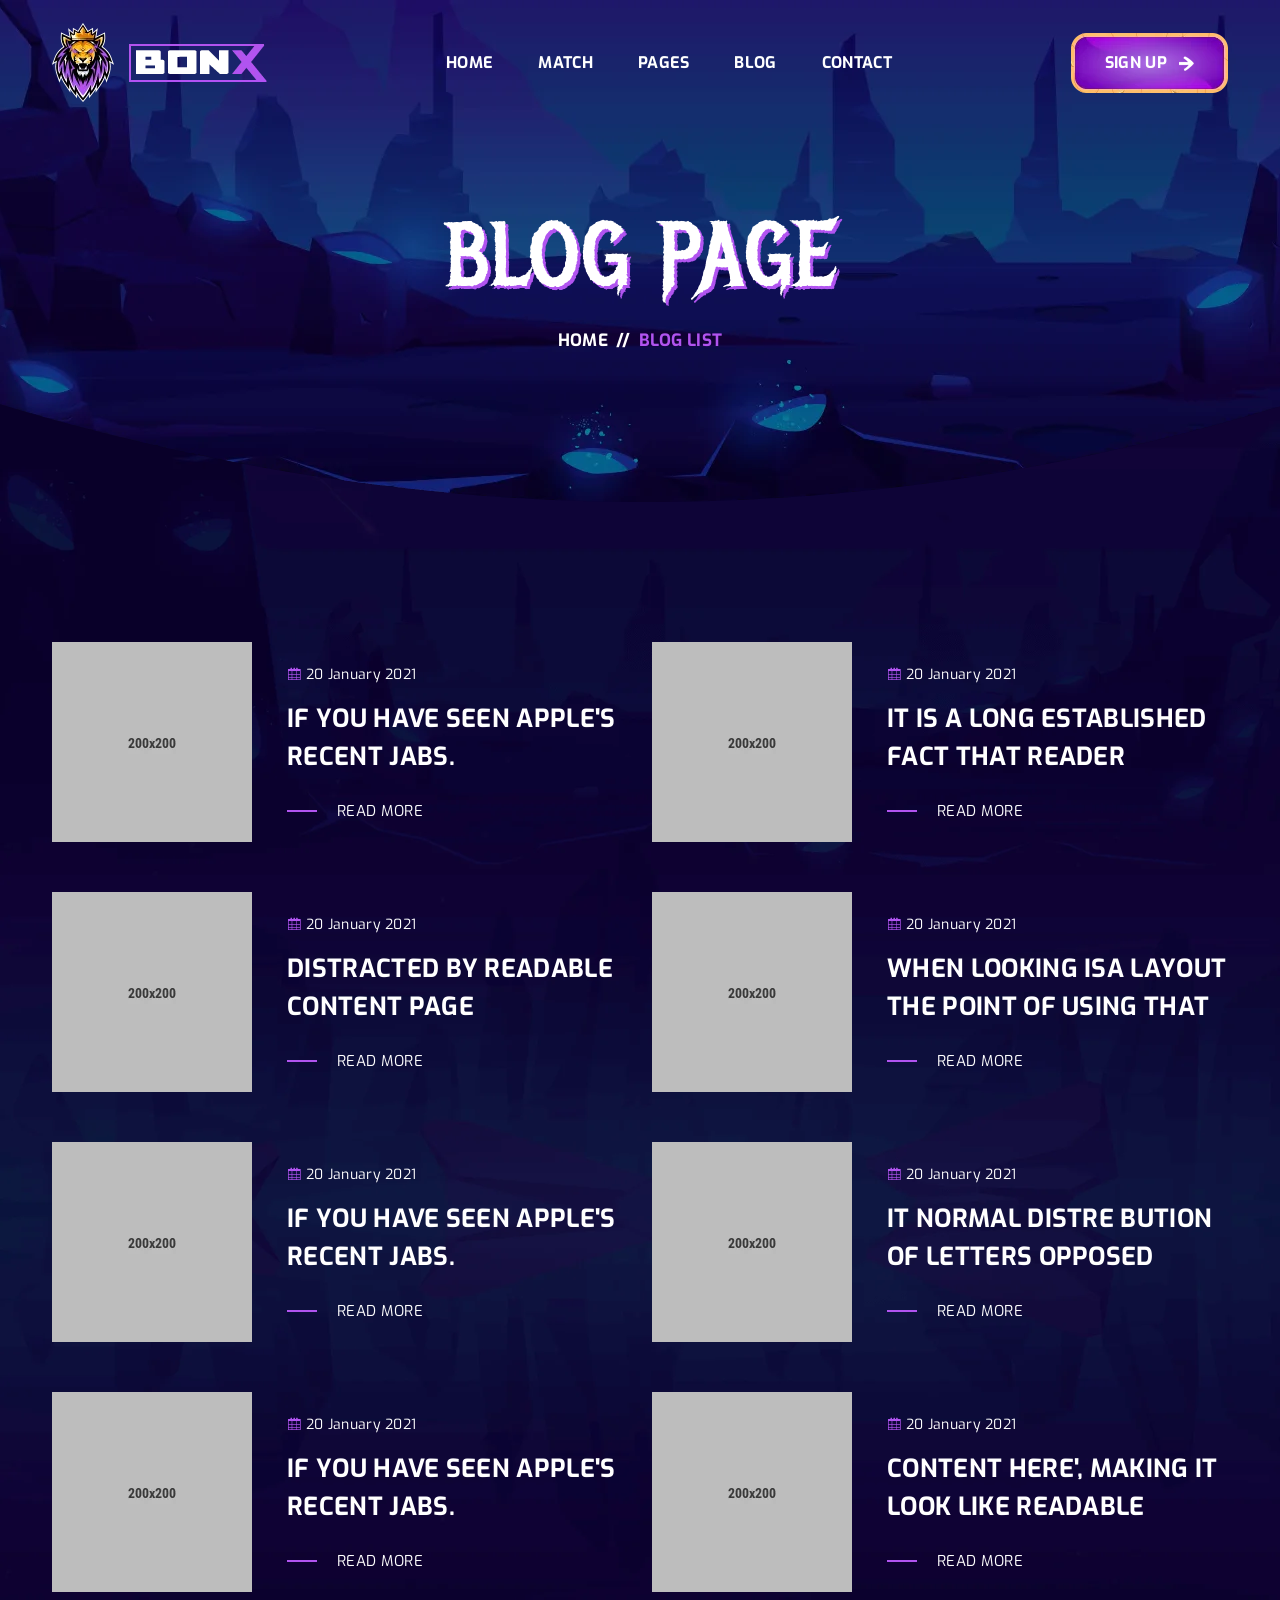
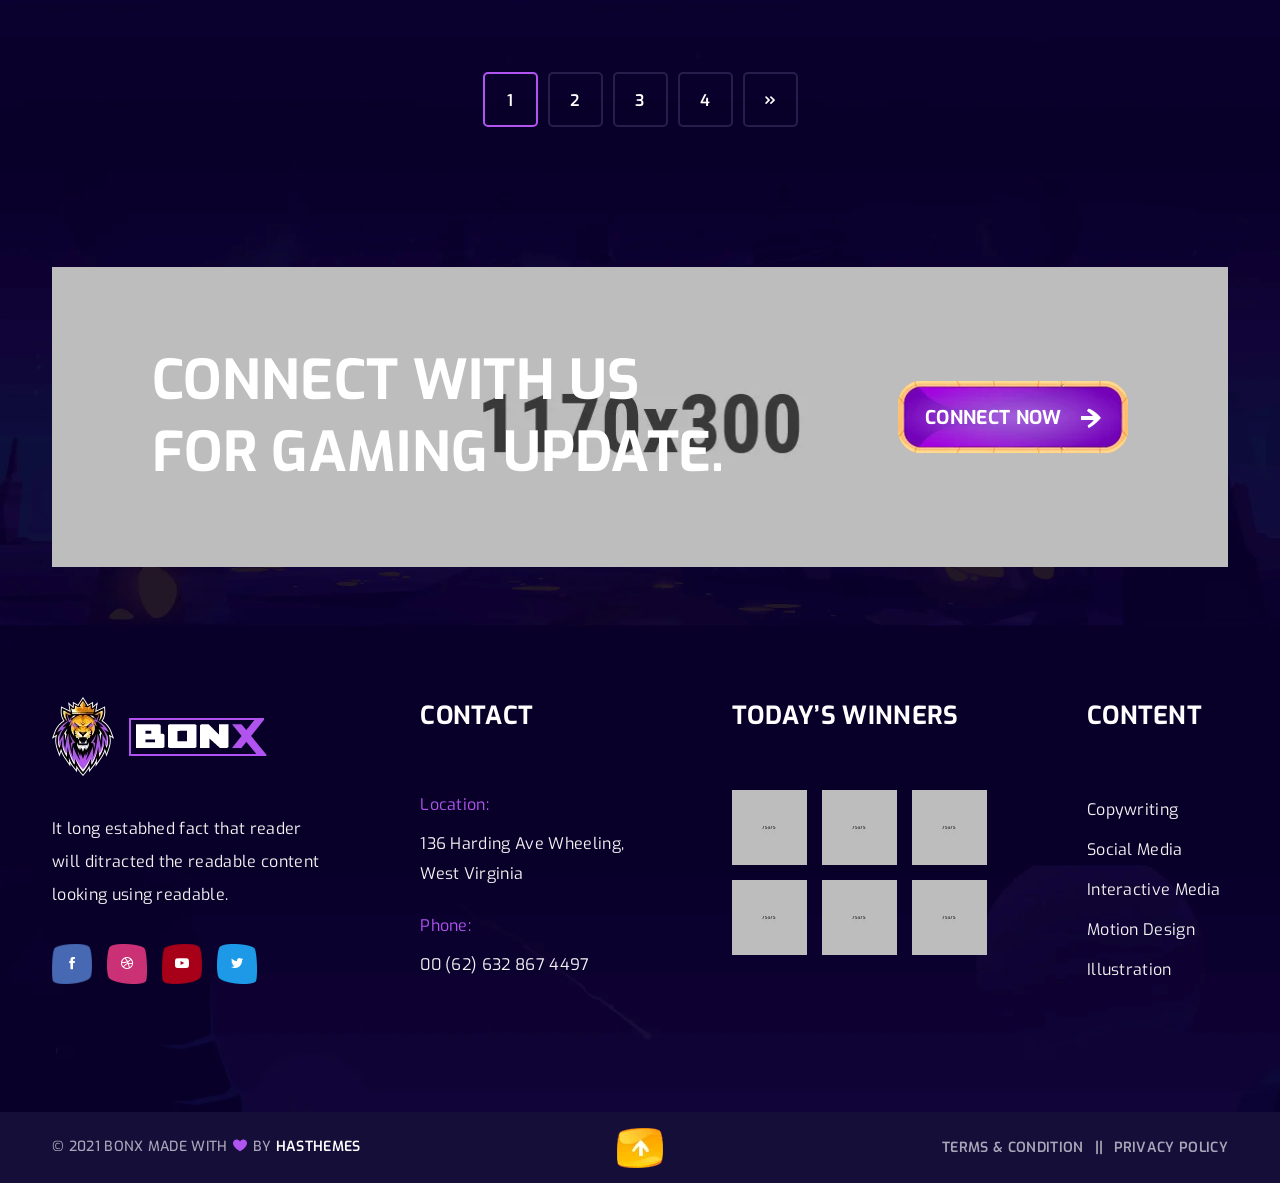
<file: blog-without-sidebar.html>
<!doctype html>
<html class="no-js" lang="en">

<head>
    <meta charset="utf-8">
    <meta http-equiv="x-ua-compatible" content="ie=edge">
    <title>Bonx - Gaming Website Template HTML Version</title>
    <meta name="description" content="Bonx is a terrific esports website template with a slick and modern look.  It’s a robust gaming HTML template for bloggers and online gamers who want to share their enthusiasm for games on the internet."/>
    <meta name="keywords" content="	bootstrap, clean, esports, game, game portal, Game website, gamer, games, gaming, magazine, match, modern, online game, sport, sports">
    <meta name="author" content="Code Carnival">
    <meta name="viewport" content="width=device-width, initial-scale=1">
    
    <!-- Add site Favicon -->
    <link rel="shortcut icon" href="assets/img/favicon.ico" type="image/png">

    <!-- CSS 
    ========================= -->
    <link rel="preconnect" href="https://fonts.googleapis.com">
    <link rel="preconnect" href="https://fonts.gstatic.com" crossorigin>
    <link href="https://fonts.googleapis.com/css2?family=Exo:ital,wght@0,100;0,200;0,300;0,400;0,500;0,600;0,700;0,800;0,900;1,100;1,200;1,300;1,400;1,500;1,600;1,700;1,800;1,900&family=Metal+Mania&display=swap" rel="stylesheet">

    <link rel="stylesheet" href="assets/css/vendor/bootstrap.min.css">
    <link rel="stylesheet" href="assets/css/slick.css">
    <link rel="stylesheet" href="assets/css/icofont.min.css">
    <link rel="stylesheet" href="assets/css/animate.css">
    <link rel="stylesheet" href="assets/css/nice-select.css">
    <link rel="stylesheet" href="assets/css/magnific-popup.css">
    <!-- Main Style CSS -->
    <link rel="stylesheet" href="assets/css/style.css">
</head>

<body class="body__bg" data-bgimg="assets/img/bg/body-bg2.webp">
   
  
    <!--header area start-->
    <header class="header_section header_transparent sticky-header">
        <div class="container">
            <div class="row">
                <div class="col-12">
                    <div class="main_header d-flex justify-content-between align-items-center">
                        <div class="header_logo">
                            <a class="sticky_none" href="index.html"><img aria-label="logo" width="215" height="79" src="assets/img/logo/logo.webp" alt=""></a>
                        </div>
                        <!--main menu start-->
                        <div class="main_menu d-none d-lg-block"> 
                            <nav>  
                                <ul class="d-flex">
                                    <li><a href="index.html">Home</a></li> 
                                    <li><a href="match.html">Match</a>
                                        <ul class="sub_menu">
                                            <li><a href="match.html">Match Page</a></li>
                                            <li><a href="match-details.html">Match Details</a></li>
                                        </ul>
                                    </li>
                                    <li><a href="#">Pages</a>
                                        <ul class="sub_menu">
                                            <li><a href="about.html">About Us</a></li>
                                            <li><a href="all-game.html">All Game</a></li>
                                            <li><a href="game-details.html">Game Details</a></li>
                                            <li><a href="faq.html">Faq Page</a></li>
                                            <li><a href="players.html">Players</a></li>
                                            <li><a href="player-details.html">Player Details</a></li>
                                            <li><a href="registration.html">Sign Up</a></li>
                                            <li><a href="login.html">Login</a></li>
                                            <li><a href="404.html">Error 404</a></li>
                                        </ul>
                                    </li>
                                    <li><a href="blog-left-sidebar.html">blog</a>
                                        <ul class="sub_menu">
                                            <li><a href="blog-left-sidebar.html">Blog Left Sidebar</a></li>
                                            <li><a href="blog-right-sidebar.html">Blog Right Sidebar</a></li>
                                            <li><a href="blog-without-sidebar.html">Blog Without Sidebar</a></li>
                                             <li><a href="blog-grid-left-sidebar.html">Blog Grid Left Sidebar</a></li>
                                            <li><a href="blog-grid-right-sidebar.html">Blog Grid Right Sidebar</a></li>
                                            <li><a href="blog-grid-without-sidebar.html">Blog Grid Without Sidebar</a></li>
                                            <li><a href="blog-details-left-sidebar.html">Blog Details Left Sidebar</a></li>
                                            <li><a href="blog-details-right-sidebar.html">Blog Details Right Sidebar</a></li>
                                            <li><a href="blog-details.html">Blog Details</a></li>
                                        </ul>
                                    </li>
                                    <li><a href="contact.html">Contact</a></li>
                                </ul>  
                            </nav>
                        </div>
                        <!--main menu end-->
                        <div class="header_right_sidebar d-flex align-items-center">
                            <div class="sing_up_btn">
                                <a class="btn btn-link" href="registration.html">SIGN UP <img width="15" height="15" src="assets/img/icon/arrrow-icon2.webp" alt=""> </a>
                            </div>
                            <div class="canvas_open">
                                <button type="button" data-bs-toggle="offcanvas" data-bs-target="#offcanvasMenu"><i class="icofont-navigation-menu"></i></button>
                            </div>
                        </div>
                    </div>
                </div>
            </div>
        </div>
    </header>
    <!--header area end-->

    <!--offcanvas menu area start-->
    <div class="offcanvas offcanvas-start" tabindex="-1" id="offcanvasMenu">
        <div class="offcanvas-header justify-content-end">
            <button type="button" class="btn-close text-reset" data-bs-dismiss="offcanvas" aria-label="Close"></button>
        </div>
        <div class="offcanvas-body">
            <ul class="offcanvas_main_menu">
                <li class="menu-item-has-children active">
                    <a href="index.html">Home</a>
                </li>
                <li class="menu-item-has-children"><a href="#">Match</a>
                    <ul class="sub-menu">
                        <li><a href="match.html">Match Page</a></li>
                        <li><a href="match-details.html">Match Details</a></li>
                    </ul>
                </li>
                <li class="menu-item-has-children"><a href="#">Pages</a>
                    <ul class="sub-menu">
                        <li><a href="about.html">About Us</a></li>
                        <li><a href="all-game.html">All Game</a></li>
                        <li><a href="game-details.html">Game Details</a></li>
                        <li><a href="faq.html">Faq Page</a></li>
                        <li><a href="players.html">Players</a></li>
                        <li><a href="player-details.html">Player Details</a></li>
                                            <li><a href="registration.html">Sign Up</a></li>
                                            <li><a href="login.html">Login</a></li>
                        <li><a href="404.html">Error 404</a></li>
                    </ul>
                </li>
                <li class="menu-item-has-children">
                    <a href="#">blog</a>
                    <ul class="sub-menu">
                        <li><a href="blog-left-sidebar.html">Blog Left Sidebar</a></li>
                        <li><a href="blog-right-sidebar.html">Blog Right Sidebar</a></li>
                        <li><a href="blog-without-sidebar.html">Blog Without Sidebar</a></li>
                            <li><a href="blog-grid-left-sidebar.html">Blog Grid Left Sidebar</a></li>
                            <li><a href="blog-grid-right-sidebar.html">Blog Grid Right Sidebar</a></li>
                        <li><a href="blog-grid-without-sidebar.html">Blog Grid Without Sidebar</a></li>
                        <li><a href="blog-details-left-sidebar.html">Blog Details Left Sidebar</a></li>
                        <li><a href="blog-details-right-sidebar.html">Blog Details Right Sidebar</a></li>
                        <li><a href="blog-details.html">Blog Details</a></li>
                    </ul>
                </li>
                <li class="menu-item-has-children"><a href="contact.html">Contact Us</a></li>
            </ul>
        </div>
    </div>
    <!--offcanvas menu area end-->

    <!-- breadcrumbs area start -->
    <div class="breadcrumbs_aree breadcrumbs_bg mb-140" data-bgimg="assets/img/bg/breadcrumbs-bg.webp">
        <div class="container">
            <div class="row">
                <div class="col-12">
                    <div class="breadcrumbs_text text-center">
                        <h1>BLOG PAGE</h1>
                        <ul class="d-flex justify-content-center">
                            <li><a href="index.html">Home </a></li>
                            <li> <span>//</span></li>
                            <li>  Blog List</li>
                        </ul>
                    </div>
                </div>
            </div>
        </div>
    </div>
    <!-- breadcrumbs area end -->

    <!-- page wrapper start -->
    <div class="page_wrapper">

        <!-- blog page section start -->
        <section class="blog_page_section mb-140">
                <div class="container">
                    <div class="blog_page_inner">
                        <div class="row">
                            <div class="col-lg-6">
                                <div class="single_blog d-flex align-items-center wow fadeInUp" data-wow-delay="0.1s" data-wow-duration="1.1s">
                                    <div class="blog_thumb">
                                        <a href="blog-details.html"><img width="200" height="200" src="assets/img/blog/blog1.webp" alt=""></a>
                                    </div>
                                    <div class="blog_content">
                                        <div class="blog_date">
                                            <span><i class="icofont-calendar"></i>  20 January 2021</span>
                                        </div>
                                        <h3><a href="blog-details.html">if you have seen Apple's
                                            recent jabs.</a></h3>
                                        <a href="blog-details.html">READ MORE</a>
                                    </div>
                                </div>
                            </div>
                            <div class="col-lg-6">
                                <div class="single_blog d-flex align-items-center wow fadeInUp" data-wow-delay="0.2s" data-wow-duration="1.2s">
                                    <div class="blog_thumb">
                                        <a href="blog-details.html"><img width="200" height="200" src="assets/img/blog/blog2.webp" alt=""></a>
                                    </div>
                                    <div class="blog_content">
                                        <div class="blog_date">
                                            <span><i class="icofont-calendar"></i>  20 January 2021</span>
                                        </div>
                                        <h3><a href="blog-details.html">It is a long established
                                            fact that reader
                                            </a></h3>
                                        <a href="blog-details.html">READ MORE</a>
                                    </div>
                                </div>
                            </div>
                            <div class="col-lg-6">
                                <div class="single_blog d-flex align-items-center wow fadeInUp" data-wow-delay="0.3s" data-wow-duration="1.3s">
                                    <div class="blog_thumb">
                                        <a href="blog-details.html"><img width="200" height="200" src="assets/img/blog/blog3.webp" alt=""></a>
                                    </div>
                                    <div class="blog_content">
                                        <div class="blog_date">
                                            <span><i class="icofont-calendar"></i>  20 January 2021</span>
                                        </div>
                                        <h3><a href="blog-details.html">distracted by readable
                                            content page</a></h3>
                                        <a href="blog-details.html">READ MORE</a>
                                    </div>
                                </div>
                            </div>
                            <div class="col-lg-6">
                                <div class="single_blog d-flex align-items-center wow fadeInUp" data-wow-delay="0.4s" data-wow-duration="1.4s">
                                    <div class="blog_thumb">
                                        <a href="blog-details.html"><img width="200" height="200" src="assets/img/blog/blog4.webp" alt=""></a>
                                    </div>
                                    <div class="blog_content">
                                        <div class="blog_date">
                                            <span><i class="icofont-calendar"></i>  20 January 2021</span>
                                        </div>
                                        <h3><a href="blog-details.html">when looking isa layout
                                            The point of using that</a></h3>
                                        <a href="blog-details.html">READ MORE</a>
                                    </div>
                                </div>
                            </div>
                            <div class="col-lg-6">
                                <div class="single_blog d-flex align-items-center wow fadeInUp" data-wow-delay="0.1s" data-wow-duration="1.1s">
                                    <div class="blog_thumb">
                                        <a href="blog-details.html"><img width="200" height="200" src="assets/img/blog/blog5.webp" alt=""></a>
                                    </div>
                                    <div class="blog_content">
                                        <div class="blog_date">
                                            <span><i class="icofont-calendar"></i>  20 January 2021</span>
                                        </div>
                                        <h3><a href="blog-details.html">if you have seen Apple's
                                            recent jabs.</a></h3>
                                        <a href="blog-details.html">READ MORE</a>
                                    </div>
                                </div>
                            </div>
                            <div class="col-lg-6">
                                <div class="single_blog d-flex align-items-center wow fadeInUp" data-wow-delay="0.2s" data-wow-duration="1.2s">
                                    <div class="blog_thumb">
                                        <a href="blog-details.html"><img width="200" height="200" src="assets/img/blog/blog6.webp" alt=""></a>
                                    </div>
                                    <div class="blog_content">
                                        <div class="blog_date">
                                            <span><i class="icofont-calendar"></i>  20 January 2021</span>
                                        </div>
                                        <h3><a href="blog-details.html">it normal distre bution
                                            of letters opposed</a></h3>
                                        <a href="blog-details.html">READ MORE</a>
                                    </div>
                                </div>
                            </div>
                            <div class="col-lg-6">
                                <div class="single_blog d-flex align-items-center wow fadeInUp" data-wow-delay="0.3s" data-wow-duration="1.3s">
                                    <div class="blog_thumb">
                                        <a href="blog-details.html"><img width="200" height="200" src="assets/img/blog/blog7.webp" alt=""></a>
                                    </div>
                                    <div class="blog_content">
                                        <div class="blog_date">
                                            <span><i class="icofont-calendar"></i>  20 January 2021</span>
                                        </div>
                                        <h3><a href="blog-details.html"> if you have seen Apple's
                                            recent jabs.</a></h3>
                                        <a href="blog-details.html">READ MORE</a>
                                    </div>
                                </div>
                            </div>
                            <div class="col-lg-6">
                                <div class="single_blog d-flex align-items-center wow fadeInUp" data-wow-delay="0.4s" data-wow-duration="1.4s">
                                    <div class="blog_thumb">
                                        <a href="blog-details.html"><img width="200" height="200" src="assets/img/blog/blog8.webp" alt=""></a>
                                    </div>
                                    <div class="blog_content">
                                        <div class="blog_date">
                                            <span><i class="icofont-calendar"></i>  20 January 2021</span>
                                        </div>
                                        <h3><a href="blog-details.html"> content here', making it
                                            look like readable</a></h3>
                                        <a href="blog-details.html">READ MORE</a>
                                    </div>
                                </div>
                            </div>
                        </div>
                    </div>
                    <div class="pagination pagination_pages pagination_margin justify-content-center">
                        <ul class="justify-content-center">
                            <li class="current"><span>1</span></li>
                            <li><a href="#">2</a></li>
                            <li><a href="#">3</a></li>
                            <li><a href="#">4</a></li>
                            <li class="next"><a href="#"><i class="icofont-rounded-double-right"></i></a></li>
                        </ul>
                    </div>
                </div>
        </section>
        <!-- blog page section end -->

        <!-- gaming update section start -->
        <section class="gaming_update_section">
            <div class="container">
                <div class="row">
                    <div class="col-12">
                        <div class="gaming_update_inner d-flex justify-content-between align-items-center" data-bgimg="assets/img/bg/gaming-update.webp">
                            <div class="gaming_update_text">
                                <h2>Connect with us <br>
                                    for gamING update.</h2>
                            </div>
                            <div class="gaming_update_btn">
                                <a class="btn btn-link" href="contact.html">CONNECT NOW <img width="20" height="20" src="assets/img/icon/arrrow-icon.webp" alt=""> </a>
                            </div>
                        </div>
                    </div>
                </div>
            </div>
        </section>
        <!-- gaming update section end -->

    </div>
    <!-- page wrapper end -->

    <!--footer area start-->
    <footer class="footer_widgets">
        <div class="main_footer">
            <div class="container">
                <div class="row">
                    <div class="col-12">
                        <div class="main_footer_inner d-flex">
                            <div class="footer_widget_list">
                                <div class="footer_logo">
                                    <a href="#"><img aria-label="logo" width="215" height="79" src="assets/img/logo/logo.webp" alt=""></a>
                                </div>
                                <div class="footer_contact_desc">
                                    <p>It long estabhed fact that reader
                                        will ditracted the readable content
                                        looking using readable.</p>
                                </div>
                                <div class="footer_social">
                                    <ul class="d-flex">
                                        <li><a aria-label="facebook" class="facebook" href="https://www.facebook.com"><i class="icofont-facebook"></i></a></li>
                                        <li><a aria-label="dribble" class="dribbble" href="https://dribbble.com"><i class="icofont-dribbble"></i></a></li>
                                        <li><a aria-label="youtube" class="youtube" href="https://www.youtube.com"><i class="icofont-youtube-play"></i></a></li>
                                        <li><a aria-label="twitter" class="twitter" href="https://twitter.com"><i class="icofont-twitter"></i></a></li>
                                    </ul>
                                </div>
                            </div>
                            <div class="footer_widget_list contact">
                                <h3>Contact</h3>
                                <div class="footer_contact_info">
                                    <div class="footer_contact_info_list">
                                        <span>Location:</span>
                                        <p>136 Harding Ave
                                            Wheeling, West Virginia</p>
                                    </div>
                                    <div class="footer_contact_info_list">
                                        <span>Phone:</span>
                                        <p><a href="#">00 (62) 632 867 4497</a></p>
                                    </div>
                                </div>
                            </div>
                            <div class="footer_widget_list">
                                <h3>today’s winners</h3>
                                <div class="footer_winners_gallery">
                                    <div class="footer_winners_list d-flex">
                                        <div class="footer_winners_thumb">
                                            <a href="game-details.html"><img aria-label="game-team" width="75" height="75" src="assets/img/others/winners1.webp" alt=""></a>
                                        </div>
                                        <div class="footer_winners_thumb">
                                            <a href="game-details.html"><img aria-label="game-team" width="75" height="75" src="assets/img/others/winners2.webp" alt=""></a>
                                        </div>
                                        <div class="footer_winners_thumb">
                                            <a href="game-details.html"><img aria-label="game-team" width="75" height="75" src="assets/img/others/winners3.webp" alt=""></a>
                                        </div>
                                    </div>
                                    <div class="footer_winners_list d-flex">
                                        <div class="footer_winners_thumb">
                                            <a href="game-details.html"><img aria-label="game-team" width="75" height="75" src="assets/img/others/winners4.webp" alt=""></a>
                                        </div>
                                        <div class="footer_winners_thumb">
                                            <a href="game-details.html"><img aria-label="game-team" width="75" height="75" src="assets/img/others/winners5.webp" alt=""></a>
                                        </div>
                                        <div class="footer_winners_thumb">
                                            <a href="game-details.html"><img aria-label="game-team" width="75" height="75" src="assets/img/others/winners6.webp" alt=""></a>
                                        </div>
                                    </div>
                                </div>
                            </div>
                            <div class="footer_widget_list footer_list_menu">
                                <h3>Content</h3>
                                <div class="footer_menu">
                                    <ul>
                                        <li><a href="about.html"> Copywriting</a></li>
                                        <li><a href="about.html">Social Media</a></li>
                                        <li><a href="about.html">Interactive Media</a></li>
                                        <li><a href="about.html">Motion Design</a></li>
                                        <li><a href="about.html">Illustration</a></li>
                                    </ul>
                                </div>
                            </div>
                        </div>
                    </div> 
                </div>
            </div>
        </div>
        <div class="footer_bottom">
            <div class="container">
                <div class="row">
                    <div class="col-12">
                        <div class="footer_bottom_inner d-flex justify-content-between">
                            <div class="copyright_right">
                                <p> © 2021  BONX  Made with  <i class="icofont-heart"></i>  by <a href="https://hasthemes.com">HasThemes</a></p>
                            </div>
                            <div class="footer_bottom_link_menu">
                                <ul class="d-flex">
                                    <li><a href="about.html">Terms & Condition  </a></li>
                                    <li><a href="about.html">Privacy Policy  </a></li>
                                </ul>
                            </div>

                            <div class="scroll__top_icon">
                                <a id="scroll-top" href="#"><img aria-label="scroll-top" width="46" height="40" src="assets/img/icon/scroll-top.webp" alt=""></a>
                            </div>
                        </div>
                    </div>
                </div>
            </div>
        </div>
    </footer>
    <!--footer area end-->

   
<!-- JS
============================================ -->
<!--modernizr min js here-->
<script src="assets/js/vendor/modernizr-3.7.1.min.js"></script>

<!-- Vendor JS -->
<script src="assets/js/vendor/jquery-3.6.0.min.js"></script>
<script src="assets/js/vendor/jquery-migrate-3.3.2.min.js"></script>
<script src="assets/js/vendor/popper.js"></script>
<script src="assets/js/vendor/bootstrap.min.js"></script>
<script src="assets/js/slick.min.js"></script>
<script src="assets/js/wow.min.js"></script>
<script src="assets/js/jquery.nice-select.js"></script>
<script src="assets/js/jquery.magnific-popup.min.js"></script>
<script src="assets/js/jquery.counterup.min.js"></script>
<script src="assets/js/jquery-waypoints.js"></script>

<!-- Main JS -->
<script src="assets/js/main.js"></script>



</body>

</html>
</file>
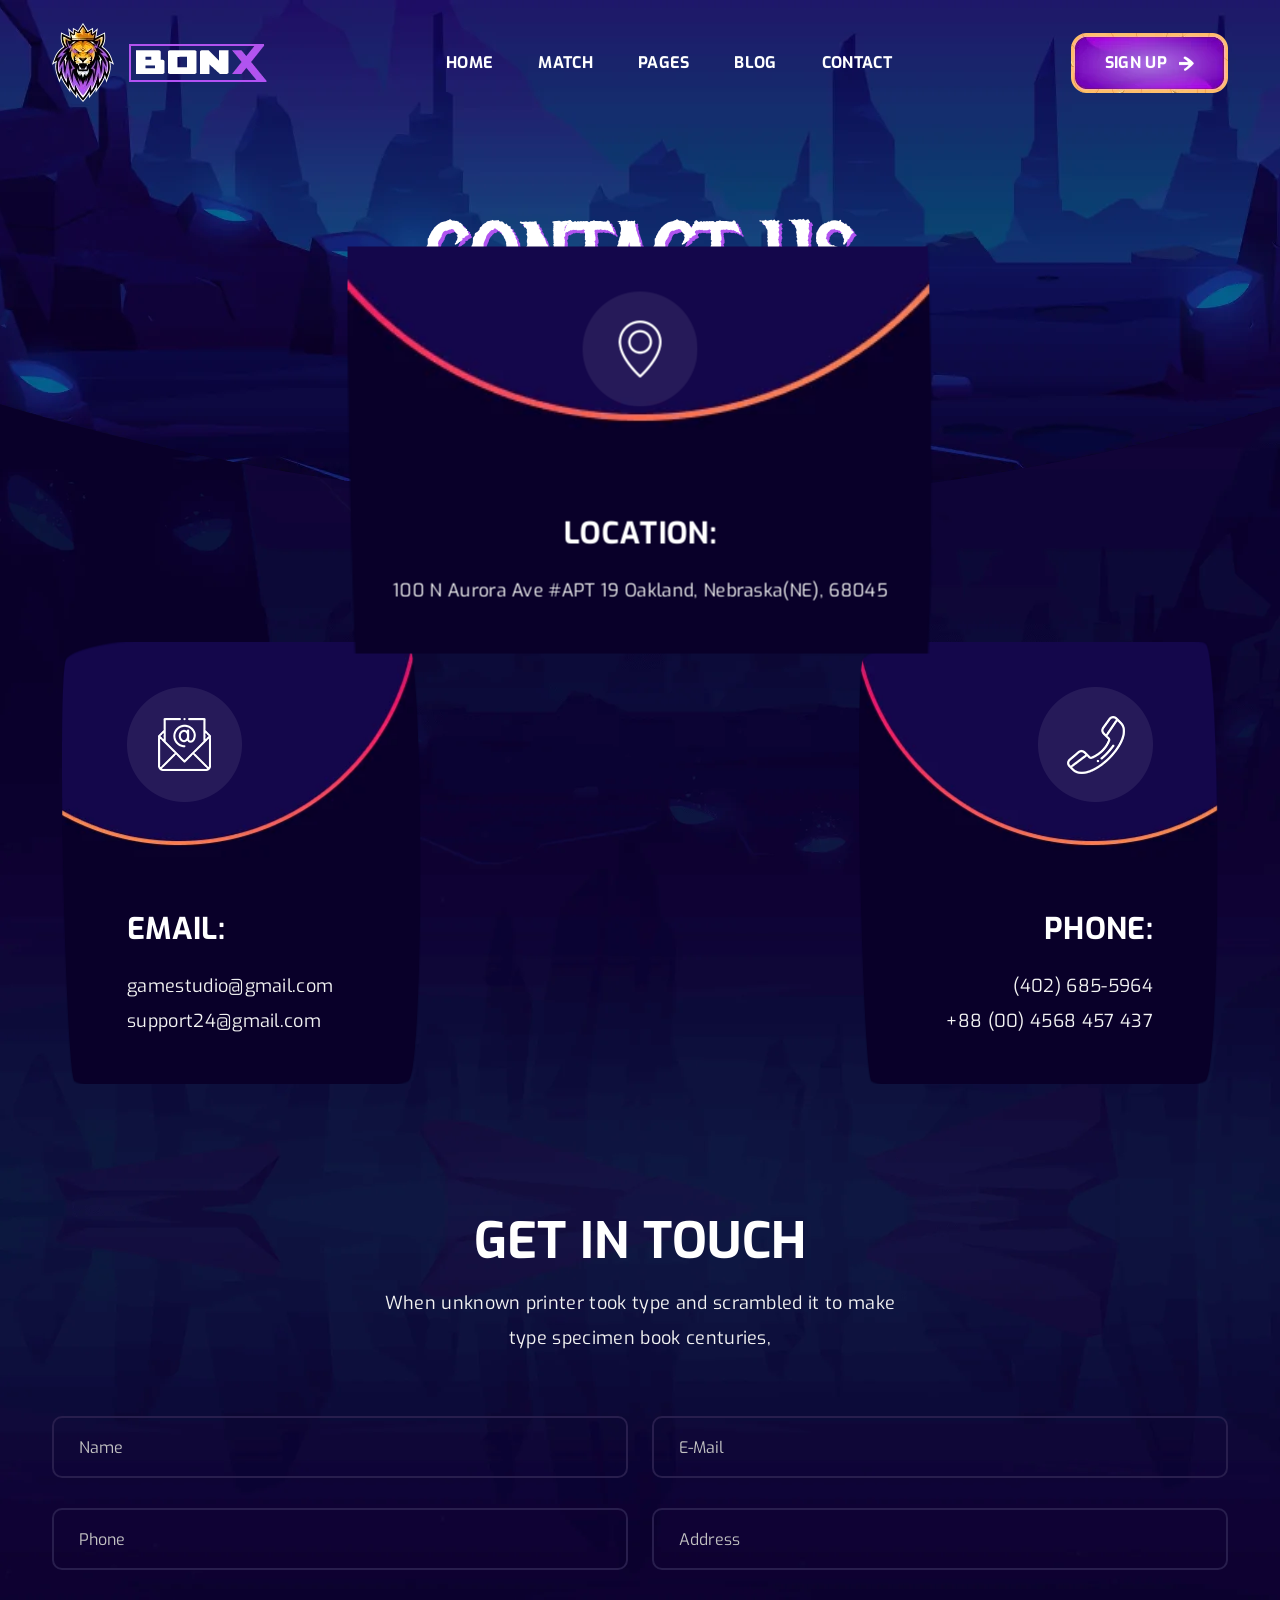
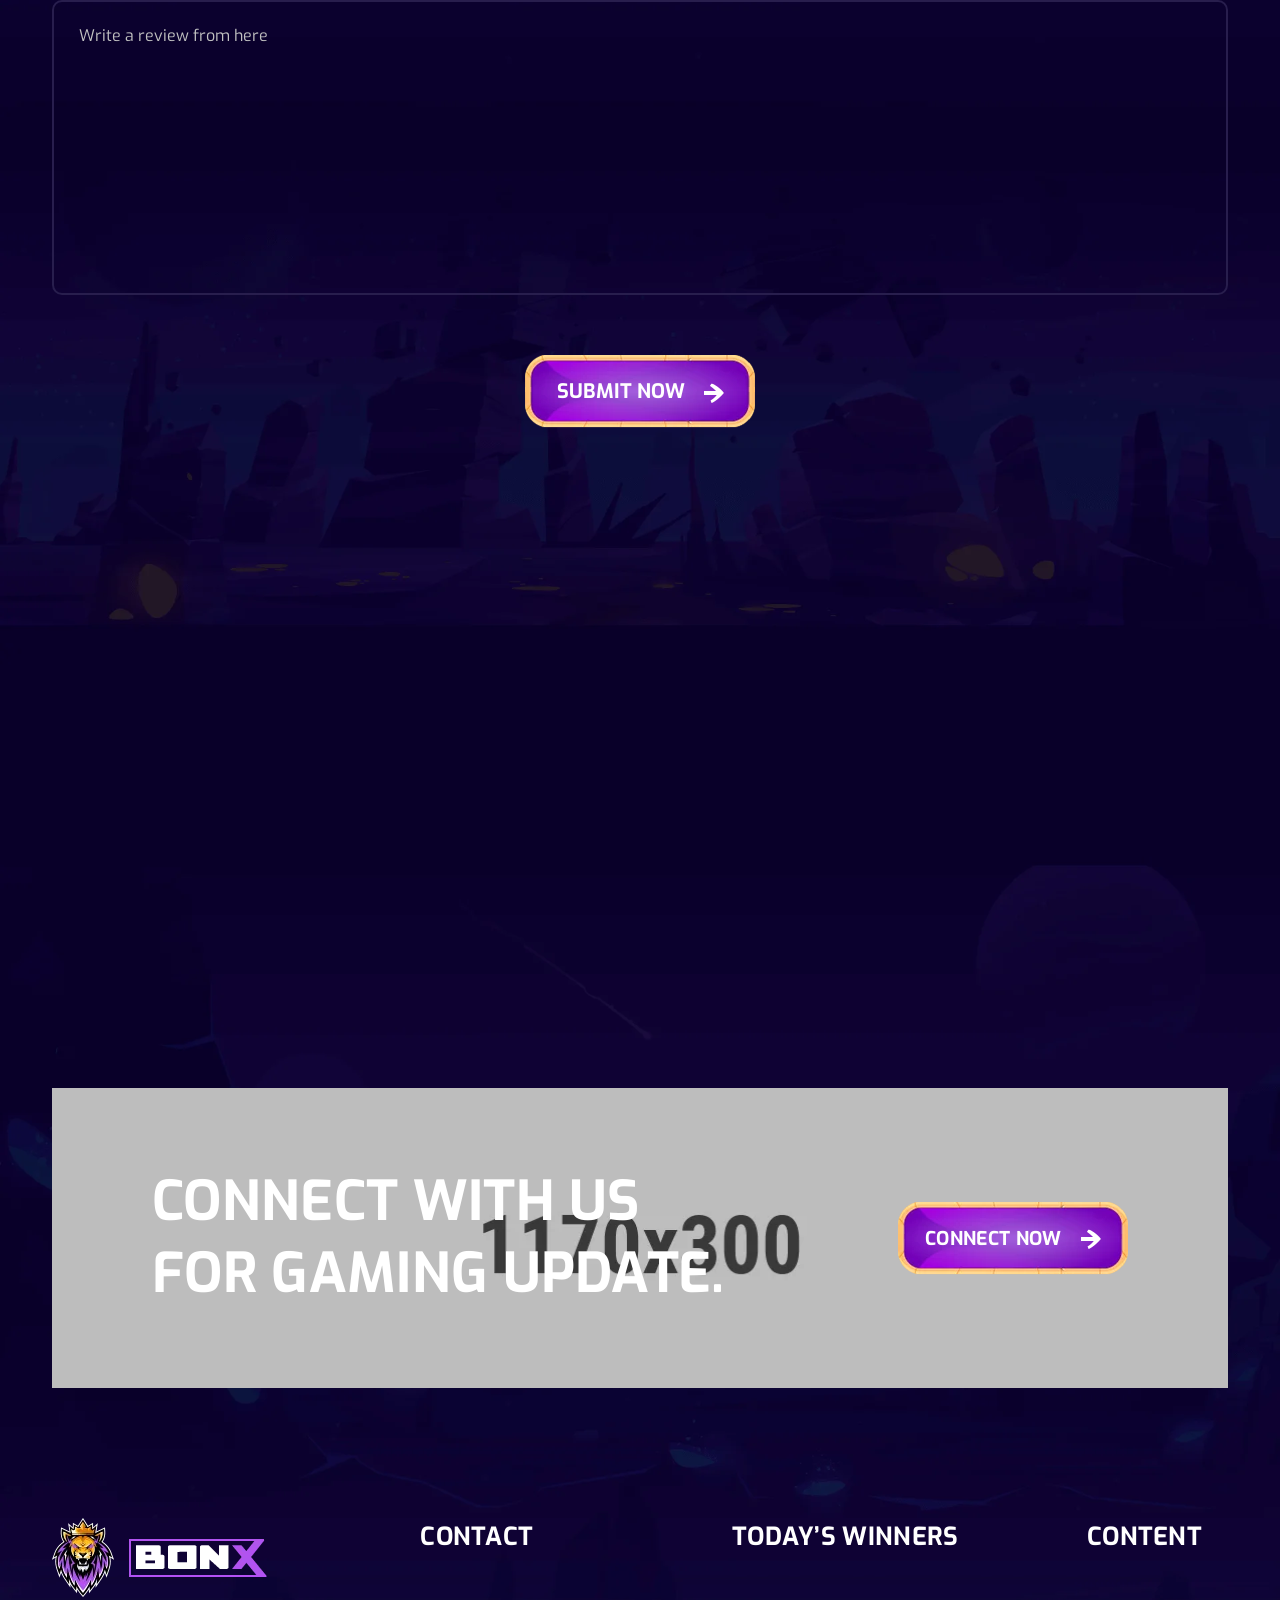
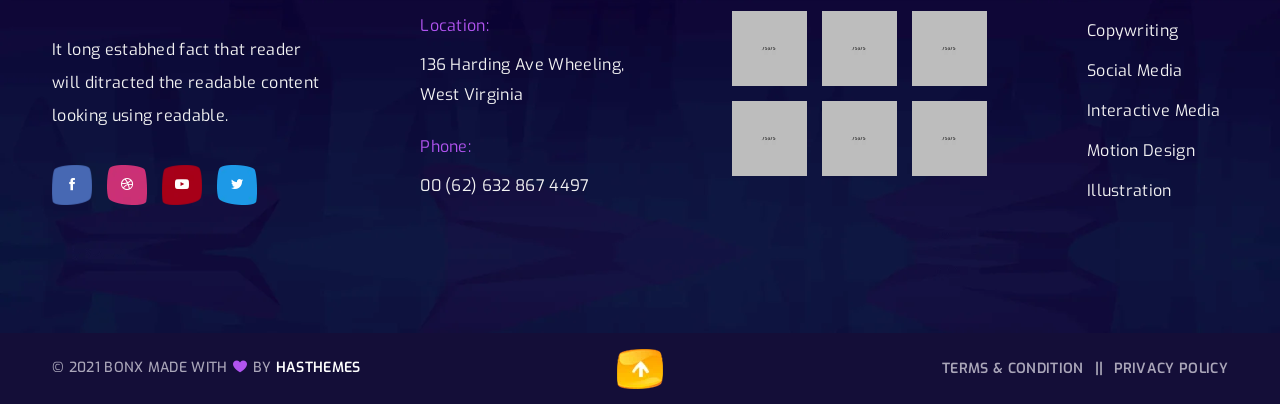
<file: contact.html>
<!doctype html>
<html class="no-js" lang="en">

<head>
    <meta charset="utf-8">
    <meta http-equiv="x-ua-compatible" content="ie=edge">
    <title>Bonx - Gaming Website Template HTML Version</title>
    <meta name="description" content="Bonx is a terrific esports website template with a slick and modern look.  It’s a robust gaming HTML template for bloggers and online gamers who want to share their enthusiasm for games on the internet."/>
    <meta name="keywords" content="	bootstrap, clean, esports, game, game portal, Game website, gamer, games, gaming, magazine, match, modern, online game, sport, sports">
    <meta name="author" content="Code Carnival">
    <meta name="viewport" content="width=device-width, initial-scale=1">
    
    <!-- Add site Favicon -->
    <link rel="shortcut icon" href="assets/img/favicon.ico" type="image/png">

    <!-- CSS 
    ========================= -->
    <link rel="preconnect" href="https://fonts.googleapis.com">
    <link rel="preconnect" href="https://fonts.gstatic.com" crossorigin>
    <link href="https://fonts.googleapis.com/css2?family=Exo:ital,wght@0,100;0,200;0,300;0,400;0,500;0,600;0,700;0,800;0,900;1,100;1,200;1,300;1,400;1,500;1,600;1,700;1,800;1,900&family=Metal+Mania&display=swap" rel="stylesheet">

    <link rel="stylesheet" href="assets/css/vendor/bootstrap.min.css">
    <link rel="stylesheet" href="assets/css/slick.css">
    <link rel="stylesheet" href="assets/css/icofont.min.css">
    <link rel="stylesheet" href="assets/css/animate.css">
    <link rel="stylesheet" href="assets/css/nice-select.css">
    <link rel="stylesheet" href="assets/css/magnific-popup.css">
    <!-- Main Style CSS -->
    <link rel="stylesheet" href="assets/css/style.css">
</head>

<body class="body__bg" data-bgimg="assets/img/bg/body-bg2.webp">
   
  
    <!--header area start-->
    <header class="header_section header_transparent sticky-header">
        <div class="container">
            <div class="row">
                <div class="col-12">
                    <div class="main_header d-flex justify-content-between align-items-center">
                        <div class="header_logo">
                            <a class="sticky_none" href="index.html"><img aria-label="logo" width="215" height="79" src="assets/img/logo/logo.webp" alt=""></a>
                        </div>
                        <!--main menu start-->
                        <div class="main_menu d-none d-lg-block"> 
                            <nav>  
                                <ul class="d-flex">
                                    <li><a href="index.html">Home</a></li> 
                                    <li><a href="match.html">Match</a>
                                        <ul class="sub_menu">
                                            <li><a href="match.html">Match Page</a></li>
                                            <li><a href="match-details.html">Match Details</a></li>
                                        </ul>
                                    </li>
                                    <li><a href="#">Pages</a>
                                        <ul class="sub_menu">
                                            <li><a href="about.html">About Us</a></li>
                                            <li><a href="all-game.html">All Game</a></li>
                                            <li><a href="game-details.html">Game Details</a></li>
                                            <li><a href="faq.html">Faq Page</a></li>
                                            <li><a href="players.html">Players</a></li>
                                            <li><a href="player-details.html">Player Details</a></li>
                                            <li><a href="registration.html">Sign Up</a></li>
                                            <li><a href="login.html">Login</a></li>
                                            <li><a href="404.html">Error 404</a></li>
                                        </ul>
                                    </li>
                                    <li><a href="blog-left-sidebar.html">blog</a>
                                        <ul class="sub_menu">
                                            <li><a href="blog-left-sidebar.html">Blog Left Sidebar</a></li>
                                            <li><a href="blog-right-sidebar.html">Blog Right Sidebar</a></li>
                                            <li><a href="blog-without-sidebar.html">Blog Without Sidebar</a></li>
                                             <li><a href="blog-grid-left-sidebar.html">Blog Grid Left Sidebar</a></li>
                                            <li><a href="blog-grid-right-sidebar.html">Blog Grid Right Sidebar</a></li>
                                            <li><a href="blog-grid-without-sidebar.html">Blog Grid Without Sidebar</a></li>
                                            <li><a href="blog-details-left-sidebar.html">Blog Details Left Sidebar</a></li>
                                            <li><a href="blog-details-right-sidebar.html">Blog Details Right Sidebar</a></li>
                                            <li><a href="blog-details.html">Blog Details</a></li>
                                        </ul>
                                    </li>
                                    <li><a href="contact.html">Contact</a></li>
                                </ul>  
                            </nav>
                        </div>
                        <!--main menu end-->
                        <div class="header_right_sidebar d-flex align-items-center">
                            <div class="sing_up_btn">
                                <a class="btn btn-link" href="registration.html">SIGN UP <img width="15" height="15" src="assets/img/icon/arrrow-icon2.webp" alt=""> </a>
                            </div>
                            <div class="canvas_open">
                                <button type="button" data-bs-toggle="offcanvas" data-bs-target="#offcanvasMenu"><i class="icofont-navigation-menu"></i></button>
                            </div>
                        </div>
                    </div>
                </div>
            </div>
        </div>
    </header>
    <!--header area end-->

    <!--offcanvas menu area start-->
    <div class="offcanvas offcanvas-start" tabindex="-1" id="offcanvasMenu">
        <div class="offcanvas-header justify-content-end">
            <button type="button" class="btn-close text-reset" data-bs-dismiss="offcanvas" aria-label="Close"></button>
        </div>
        <div class="offcanvas-body">
            <ul class="offcanvas_main_menu">
                <li class="menu-item-has-children active">
                    <a href="index.html">Home</a>
                </li>
                <li class="menu-item-has-children"><a href="#">Match</a>
                    <ul class="sub-menu">
                        <li><a href="match.html">Match Page</a></li>
                        <li><a href="match-details.html">Match Details</a></li>
                    </ul>
                </li>
                <li class="menu-item-has-children"><a href="#">Pages</a>
                    <ul class="sub-menu">
                        <li><a href="about.html">About Us</a></li>
                        <li><a href="all-game.html">All Game</a></li>
                        <li><a href="game-details.html">Game Details</a></li>
                        <li><a href="faq.html">Faq Page</a></li>
                        <li><a href="players.html">Players</a></li>
                        <li><a href="player-details.html">Player Details</a></li>
                                            <li><a href="registration.html">Sign Up</a></li>
                                            <li><a href="login.html">Login</a></li>
                        <li><a href="404.html">Error 404</a></li>
                    </ul>
                </li>
                <li class="menu-item-has-children">
                    <a href="#">blog</a>
                    <ul class="sub-menu">
                        <li><a href="blog-left-sidebar.html">Blog Left Sidebar</a></li>
                        <li><a href="blog-right-sidebar.html">Blog Right Sidebar</a></li>
                        <li><a href="blog-without-sidebar.html">Blog Without Sidebar</a></li>
                            <li><a href="blog-grid-left-sidebar.html">Blog Grid Left Sidebar</a></li>
                            <li><a href="blog-grid-right-sidebar.html">Blog Grid Right Sidebar</a></li>
                        <li><a href="blog-grid-without-sidebar.html">Blog Grid Without Sidebar</a></li>
                        <li><a href="blog-details-left-sidebar.html">Blog Details Left Sidebar</a></li>
                        <li><a href="blog-details-right-sidebar.html">Blog Details Right Sidebar</a></li>
                        <li><a href="blog-details.html">Blog Details</a></li>
                    </ul>
                </li>
                <li class="menu-item-has-children"><a href="contact.html">Contact Us</a></li>
            </ul>
        </div>
    </div>
    <!--offcanvas menu area end-->

    <!-- breadcrumbs area start -->
    <div class="breadcrumbs_aree breadcrumbs_bg mb-140" data-bgimg="assets/img/bg/breadcrumbs-bg.webp">
        <div class="container">
            <div class="row">
                <div class="col-12">
                    <div class="breadcrumbs_text text-center">
                        <h1>Contact us</h1>
                        <ul class="d-flex justify-content-center">
                            <li><a href="index.html">Home </a></li>
                            <li> <span>//</span></li>
                            <li>  PAGES</li>
                        </ul>
                    </div>
                </div>
            </div>
        </div>
    </div>
    <!-- breadcrumbs area end -->
    <!-- page wrapper start -->
    <div class="page_wrapper">
    
        <!-- contact section start -->
        <section class="contact_page_section mb-140">
            <div class="container">
                <div class="contact_info_area">
                    <div class="row">
                        <div class="col-lg-4 col-md-4 col-sm-6">
                            <div class="contact_info_list left wow fadeInUp" data-bgimg="assets/img/others/gaming-world-bg1.webp" data-wow-delay="0.1s" data-wow-duration="1.1s">
                                <div class="contact_info_thumb">
                                    <img width="115" height="115" src="assets/img/icon/email.webp" alt="">
                                </div>
                                <div class="contact_info_text">
                                    <h3>Email:</h3>
                                    <p>
                                        <a href="mailto:gamestudio@gmail.com">gamestudio@gmail.com</a>  <br>
                                        <a href="mailto:support24@gmail.com">support24@gmail.com</a>
                                    </p>
                                </div>
                            </div>
                        </div>
                        <div class="col-lg-4 col-md-4 col-sm-6">
                            <div class="contact_info_list center wow fadeInUp" data-bgimg="assets/img/others/gaming-world-bg2.webp" data-wow-delay="0.2s" data-wow-duration="1.2s">
                                <div class="contact_info_thumb">
                                    <img width="115" height="115" src="assets/img/icon/location.webp" alt="">
                                </div>
                                <div class="contact_info_text">
                                    <h3>Location:</h3>
                                    <p>100 N Aurora Ave #APT 19
                                        Oakland, Nebraska(NE), 68045</p>
                                </div>
                            </div>
                        </div>
                        <div class="col-lg-4 col-md-4 col-sm-6">
                            <div class="contact_info_list right wow fadeInUp" data-bgimg="assets/img/others/gaming-world-bg3.webp" data-wow-delay="0.3s" data-wow-duration="1.3s">
                                <div class="contact_info_thumb">
                                    <img width="115" height="115" src="assets/img/icon/phone.webp" alt="">
                                </div>
                                <div class="contact_info_text">
                                    <h3>Phone:</h3>
                                    <p> 
                                        <a href="tel:(402)685-5964"> (402) 685-5964</a>
                                        <a href="tel:+88(00)4568457437"> +88 (00) 4568 457 437</a>
                                    </p>
                                </div>
                            </div>
                        </div>
                    </div>
                </div>

                
                <div class="contact_form_area">
                    <div class="section_title text-center mb-60">
                        <h2>GET IN TOUCH</h2>
                        <p>When unknown printer took type and scrambled it to make <br>
                            type specimen book centuries,</p>
                    </div>
                    <div class="contact_form_inner">
                        <form id="contact-form" action="assets/mail.php">
                            <div class="row">
                                <div class="col-lg-6">
                                    <div class="form_input">
                                        <input name="con_name" placeholder="Name" type="text">
                                    </div>
                                </div>
                                <div class="col-lg-6">
                                    <div class="form_input">
                                        <input name="con_email"  placeholder="E-Mail" type="text">
                                    </div>
                                </div>
                                <div class="col-lg-6">
                                    <div class="form_input">
                                        <input name="con_phone"  placeholder="Phone" type="text">
                                    </div>
                                </div>
                                <div class="col-lg-6">
                                    <div class="form_input">
                                        <input name="con_address"  placeholder="Address" type="text">
                                    </div>
                                </div>
                            </div>
                            <div class="form_textarea">
                                <textarea name="con_message" placeholder="Write a review from here"></textarea>
                            </div>
                            <div class="form_input_btn text-center">
                                <button type="submit" class="btn btn-link">SUBMIT NOW <img width="20" height="20" src="assets/img/icon/arrrow-icon.webp" alt=""></button>
                            </div>
                            <p class="form-message"></p>
                        </form>
                    </div>
                </div>
            </div>
        </section>
        <!-- contact section end -->

        <!--contact map start-->
        <div class="contact_map mt-70">
            <iframe src="https://www.google.com/maps/embed?pb=!1m18!1m12!1m3!1d2484.6701389278105!2d-0.13442558407566274!3d51.48256882033922!2m3!1f0!2f0!3f0!3m2!1i1024!2i768!4f13.1!3m3!1m2!1s0x48760532743b90e1%3A0x790260718555a20c!2sU.S.%20Embassy%2C%20London!5e0!3m2!1sen!2sbd!4v1623927462716!5m2!1sen!2sbd"  style="border:0;" allowfullscreen="" loading="lazy"></iframe>
        </div>
        <!--contact map end-->

        <!-- gaming update section start -->
        <section class="gaming_update_section contact_gaming_update">
            <div class="container">
                <div class="row">
                    <div class="col-12">
                        <div class="gaming_update_inner d-flex justify-content-between align-items-center" data-bgimg="assets/img/bg/gaming-update.webp">
                            <div class="gaming_update_text">
                                <h2>Connect with us <br>
                                    for gamING update.</h2>
                            </div>
                            <div class="gaming_update_btn">
                                <a class="btn btn-link" href="#">CONNECT NOW <img width="20" height="20" src="assets/img/icon/arrrow-icon.webp" alt=""> </a>
                            </div>
                        </div>
                    </div>
                </div>
            </div>
        </section>
        <!-- gaming update section end -->

    </div>
    <!-- page wrapper end -->

    <!--footer area start-->
    <footer class="footer_widgets">
        <div class="main_footer">
            <div class="container">
                <div class="row">
                    <div class="col-12">
                        <div class="main_footer_inner d-flex">
                            <div class="footer_widget_list">
                                <div class="footer_logo">
                                    <a href="#"><img aria-label="logo" width="215" height="79" src="assets/img/logo/logo.webp" alt=""></a>
                                </div>
                                <div class="footer_contact_desc">
                                    <p>It long estabhed fact that reader
                                        will ditracted the readable content
                                        looking using readable.</p>
                                </div>
                                <div class="footer_social">
                                    <ul class="d-flex">
                                        <li><a aria-label="facebook" class="facebook" href="https://www.facebook.com"><i class="icofont-facebook"></i></a></li>
                                        <li><a aria-label="dribble" class="dribbble" href="https://dribbble.com"><i class="icofont-dribbble"></i></a></li>
                                        <li><a aria-label="youtube" class="youtube" href="https://www.youtube.com"><i class="icofont-youtube-play"></i></a></li>
                                        <li><a aria-label="twitter" class="twitter" href="https://twitter.com"><i class="icofont-twitter"></i></a></li>
                                    </ul>
                                </div>
                            </div>
                            <div class="footer_widget_list contact">
                                <h3>Contact</h3>
                                <div class="footer_contact_info">
                                    <div class="footer_contact_info_list">
                                        <span>Location:</span>
                                        <p>136 Harding Ave
                                            Wheeling, West Virginia</p>
                                    </div>
                                    <div class="footer_contact_info_list">
                                        <span>Phone:</span>
                                        <p><a href="#">00 (62) 632 867 4497</a></p>
                                    </div>
                                </div>
                            </div>
                            <div class="footer_widget_list">
                                <h3>today’s winners</h3>
                                <div class="footer_winners_gallery">
                                    <div class="footer_winners_list d-flex">
                                        <div class="footer_winners_thumb">
                                            <a href="game-details.html"><img aria-label="game-team" width="75" height="75" src="assets/img/others/winners1.webp" alt=""></a>
                                        </div>
                                        <div class="footer_winners_thumb">
                                            <a href="game-details.html"><img aria-label="game-team" width="75" height="75" src="assets/img/others/winners2.webp" alt=""></a>
                                        </div>
                                        <div class="footer_winners_thumb">
                                            <a href="game-details.html"><img aria-label="game-team" width="75" height="75" src="assets/img/others/winners3.webp" alt=""></a>
                                        </div>
                                    </div>
                                    <div class="footer_winners_list d-flex">
                                        <div class="footer_winners_thumb">
                                            <a href="game-details.html"><img aria-label="game-team" width="75" height="75" src="assets/img/others/winners4.webp" alt=""></a>
                                        </div>
                                        <div class="footer_winners_thumb">
                                            <a href="game-details.html"><img aria-label="game-team" width="75" height="75" src="assets/img/others/winners5.webp" alt=""></a>
                                        </div>
                                        <div class="footer_winners_thumb">
                                            <a href="game-details.html"><img aria-label="game-team" width="75" height="75" src="assets/img/others/winners6.webp" alt=""></a>
                                        </div>
                                    </div>
                                </div>
                            </div>
                            <div class="footer_widget_list footer_list_menu">
                                <h3>Content</h3>
                                <div class="footer_menu">
                                    <ul>
                                        <li><a href="about.html"> Copywriting</a></li>
                                        <li><a href="about.html">Social Media</a></li>
                                        <li><a href="about.html">Interactive Media</a></li>
                                        <li><a href="about.html">Motion Design</a></li>
                                        <li><a href="about.html">Illustration</a></li>
                                    </ul>
                                </div>
                            </div>
                        </div>
                    </div> 
                </div>
            </div>
        </div>
        <div class="footer_bottom">
            <div class="container">
                <div class="row">
                    <div class="col-12">
                        <div class="footer_bottom_inner d-flex justify-content-between">
                            <div class="copyright_right">
                                <p> © 2021  BONX  Made with  <i class="icofont-heart"></i>  by <a href="https://hasthemes.com">HasThemes</a></p>
                            </div>
                            <div class="footer_bottom_link_menu">
                                <ul class="d-flex">
                                    <li><a href="about.html">Terms & Condition  </a></li>
                                    <li><a href="about.html">Privacy Policy  </a></li>
                                </ul>
                            </div>

                            <div class="scroll__top_icon">
                                <a id="scroll-top" href="#"><img aria-label="scroll-top" width="46" height="40" src="assets/img/icon/scroll-top.webp" alt=""></a>
                            </div>
                        </div>
                    </div>
                </div>
            </div>
        </div>
    </footer>
    <!--footer area end-->
   
<!-- JS
============================================ -->
<!--modernizr min js here-->
<script src="assets/js/vendor/modernizr-3.7.1.min.js"></script>

<!-- Vendor JS -->
<script src="assets/js/vendor/jquery-3.6.0.min.js"></script>
<script src="assets/js/vendor/jquery-migrate-3.3.2.min.js"></script>
<script src="assets/js/vendor/popper.js"></script>
<script src="assets/js/vendor/bootstrap.min.js"></script>
<script src="assets/js/slick.min.js"></script>
<script src="assets/js/wow.min.js"></script>
<script src="assets/js/jquery.nice-select.js"></script>
<script src="assets/js/jquery.magnific-popup.min.js"></script>
<script src="assets/js/jquery.counterup.min.js"></script>
<script src="assets/js/jquery-waypoints.js"></script>
<script src="assets/js/ajax-mail.js"></script>

<!-- Main JS -->
<script src="assets/js/main.js"></script>



</body>

</html>
</file>
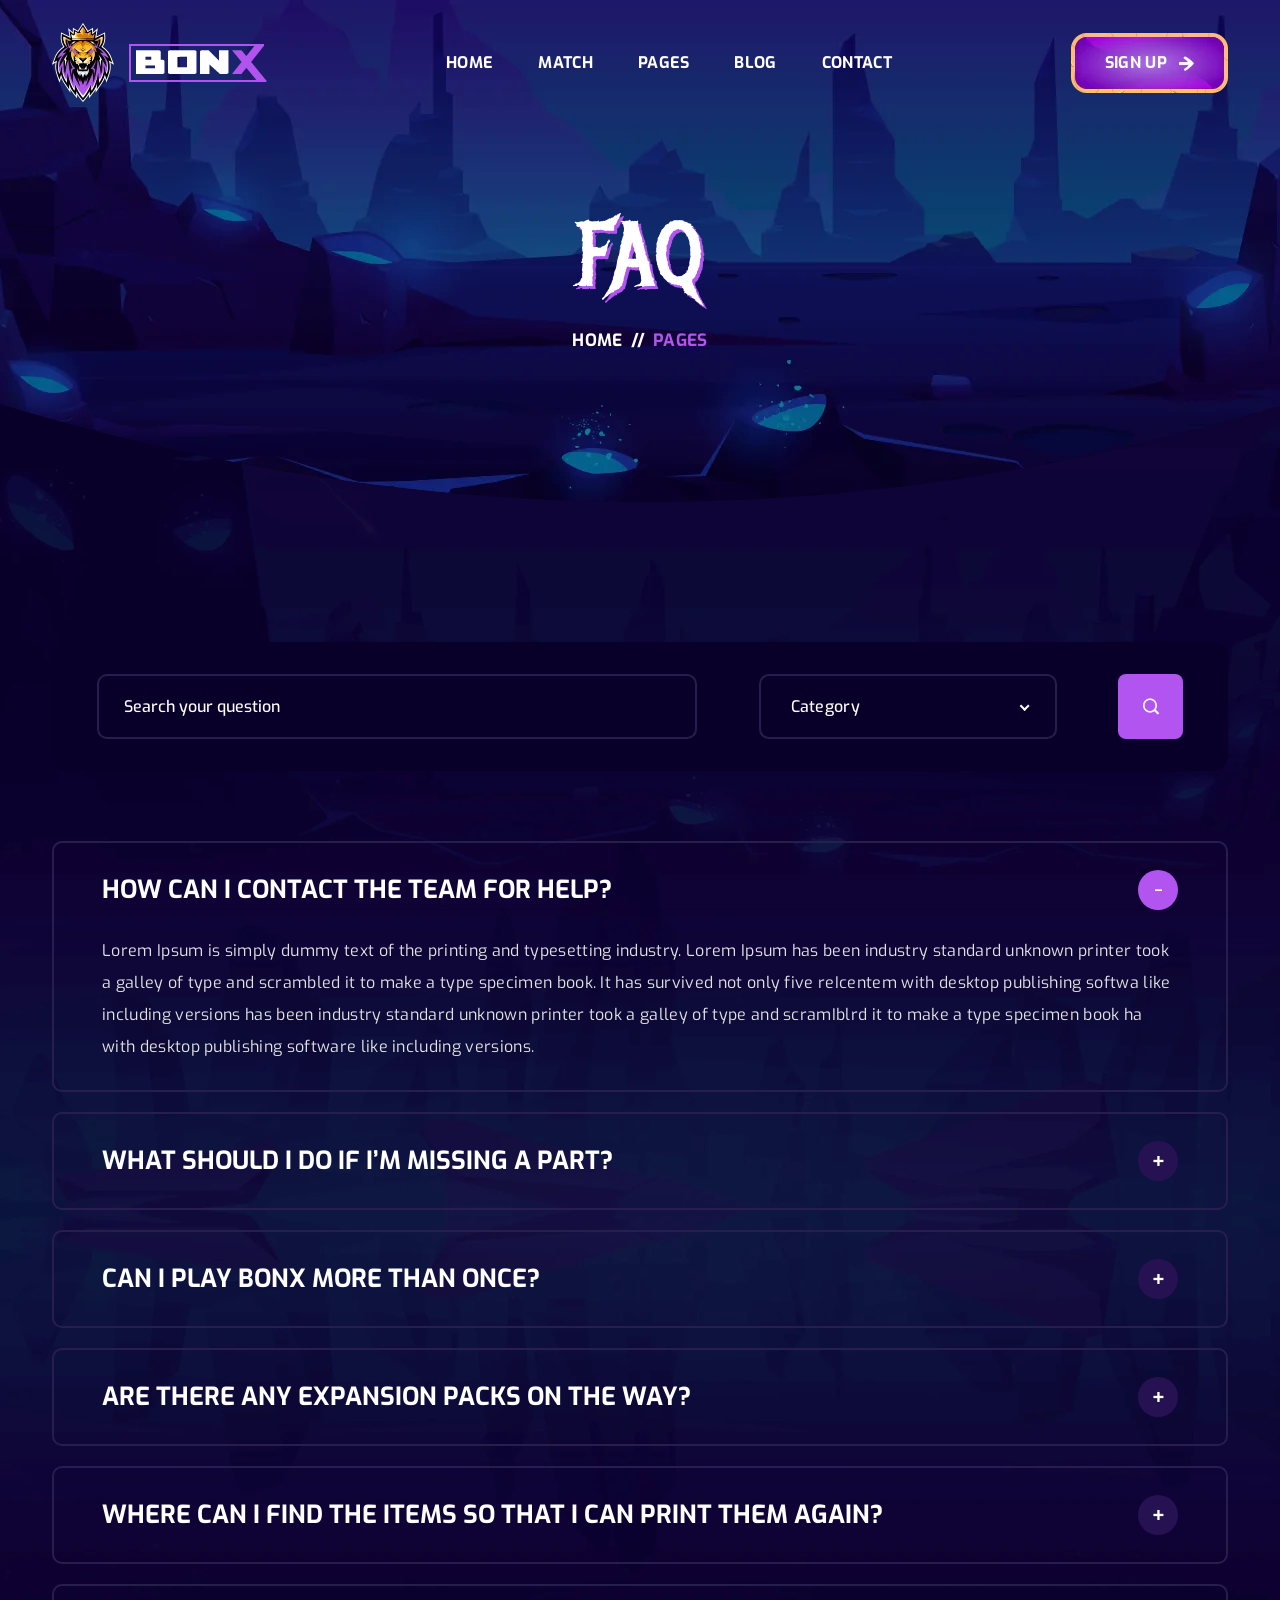
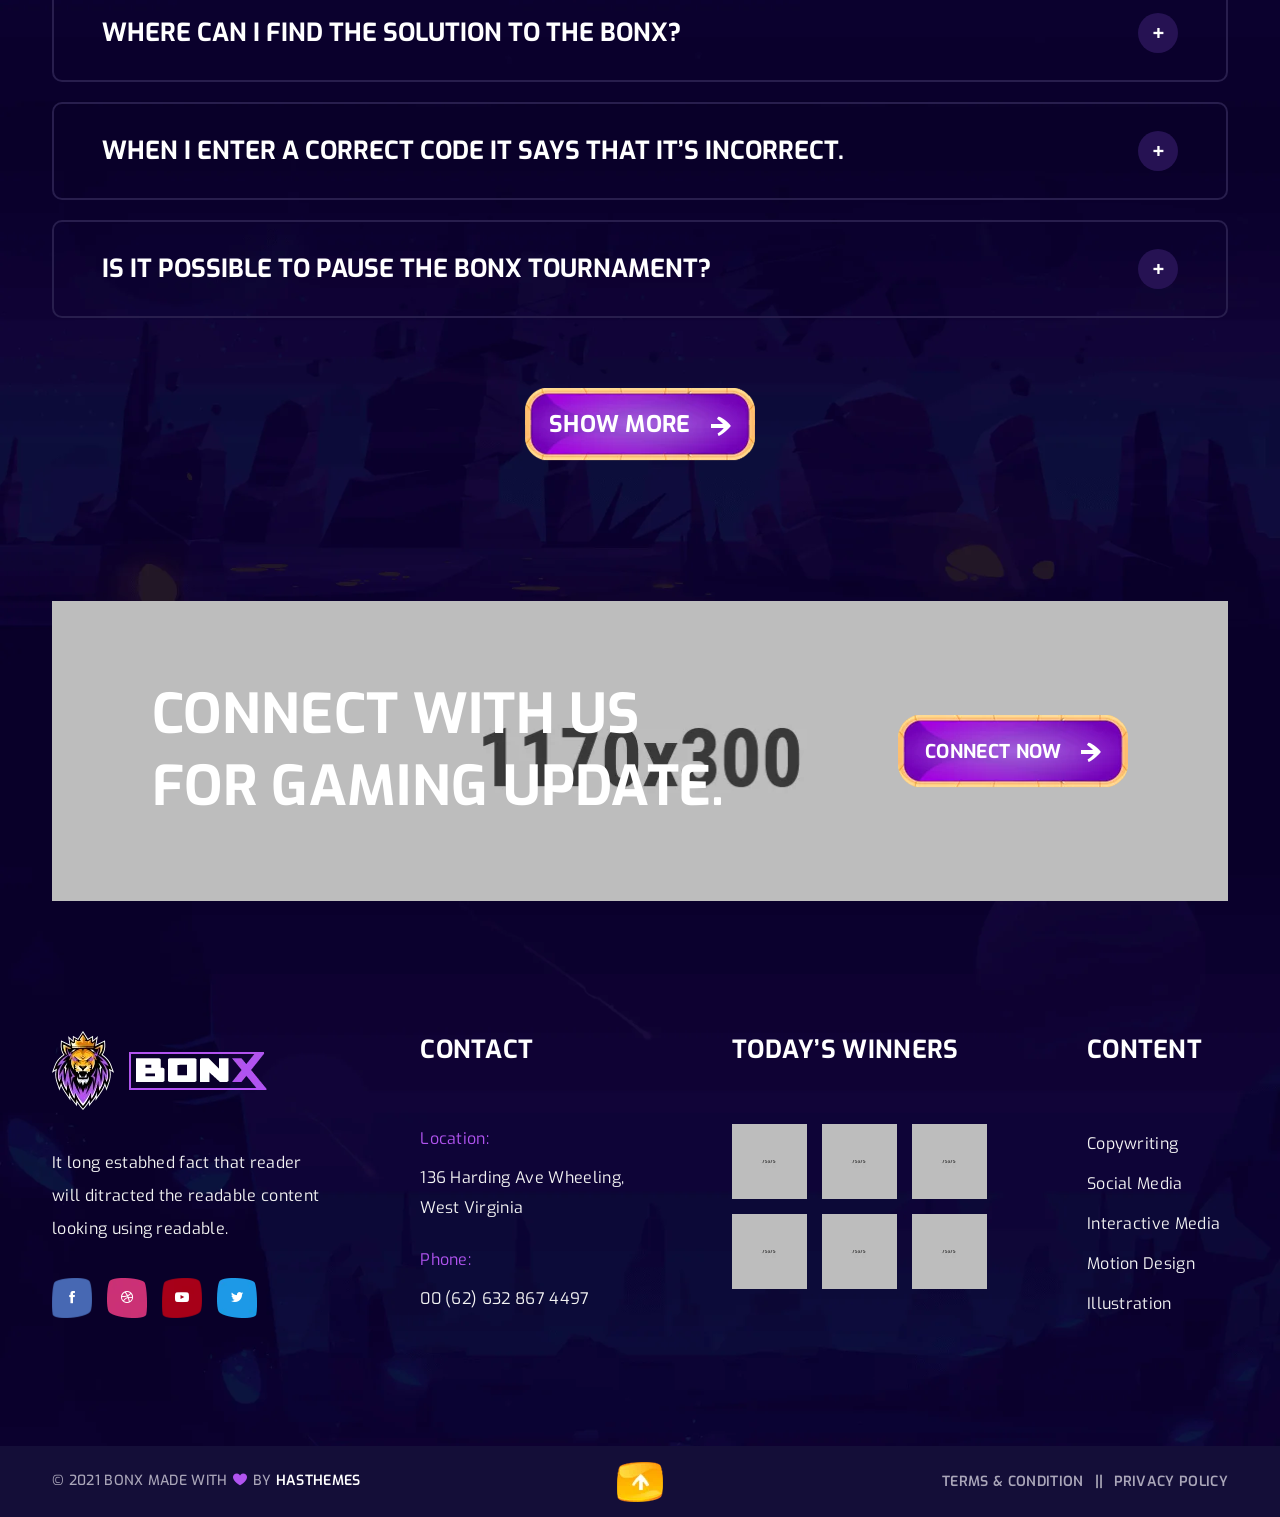
<file: faq.html>
<!doctype html>
<html class="no-js" lang="en">

<head>
    <meta charset="utf-8">
    <meta http-equiv="x-ua-compatible" content="ie=edge">
    <title>Bonx - Gaming Website Template HTML Version</title>
    <meta name="description" content="Bonx is a terrific esports website template with a slick and modern look.  It’s a robust gaming HTML template for bloggers and online gamers who want to share their enthusiasm for games on the internet."/>
    <meta name="keywords" content="	bootstrap, clean, esports, game, game portal, Game website, gamer, games, gaming, magazine, match, modern, online game, sport, sports">
    <meta name="author" content="Code Carnival">
    <meta name="viewport" content="width=device-width, initial-scale=1">
    
    <!-- Add site Favicon -->
    <link rel="shortcut icon" href="assets/img/favicon.ico" type="image/png">

    <!-- CSS 
    ========================= -->
    <link rel="preconnect" href="https://fonts.googleapis.com">
    <link rel="preconnect" href="https://fonts.gstatic.com" crossorigin>
    <link href="https://fonts.googleapis.com/css2?family=Exo:ital,wght@0,100;0,200;0,300;0,400;0,500;0,600;0,700;0,800;0,900;1,100;1,200;1,300;1,400;1,500;1,600;1,700;1,800;1,900&family=Metal+Mania&display=swap" rel="stylesheet">

    <link rel="stylesheet" href="assets/css/vendor/bootstrap.min.css">
    <link rel="stylesheet" href="assets/css/slick.css">
    <link rel="stylesheet" href="assets/css/icofont.min.css">
    <link rel="stylesheet" href="assets/css/animate.css">
    <link rel="stylesheet" href="assets/css/nice-select.css">
    <link rel="stylesheet" href="assets/css/magnific-popup.css">
    <!-- Main Style CSS -->
    <link rel="stylesheet" href="assets/css/style.css">
</head>

<body class="body__bg" data-bgimg="assets/img/bg/body-bg2.webp">
   
  
    <!--header area start-->
    <header class="header_section header_transparent sticky-header">
        <div class="container">
            <div class="row">
                <div class="col-12">
                    <div class="main_header d-flex justify-content-between align-items-center">
                        <div class="header_logo">
                            <a class="sticky_none" href="index.html"><img aria-label="logo" width="215" height="79" src="assets/img/logo/logo.webp" alt=""></a>
                        </div>
                        <!--main menu start-->
                        <div class="main_menu d-none d-lg-block"> 
                            <nav>  
                                <ul class="d-flex">
                                    <li><a href="index.html">Home</a></li> 
                                    <li><a href="match.html">Match</a>
                                        <ul class="sub_menu">
                                            <li><a href="match.html">Match Page</a></li>
                                            <li><a href="match-details.html">Match Details</a></li>
                                        </ul>
                                    </li>
                                    <li><a href="#">Pages</a>
                                        <ul class="sub_menu">
                                            <li><a href="about.html">About Us</a></li>
                                            <li><a href="all-game.html">All Game</a></li>
                                            <li><a href="game-details.html">Game Details</a></li>
                                            <li><a href="faq.html">Faq Page</a></li>
                                            <li><a href="players.html">Players</a></li>
                                            <li><a href="player-details.html">Player Details</a></li>
                                            <li><a href="registration.html">Sign Up</a></li>
                                            <li><a href="login.html">Login</a></li>
                                            <li><a href="404.html">Error 404</a></li>
                                        </ul>
                                    </li>
                                    <li><a href="blog-left-sidebar.html">blog</a>
                                        <ul class="sub_menu">
                                            <li><a href="blog-left-sidebar.html">Blog Left Sidebar</a></li>
                                            <li><a href="blog-right-sidebar.html">Blog Right Sidebar</a></li>
                                            <li><a href="blog-without-sidebar.html">Blog Without Sidebar</a></li>
                                             <li><a href="blog-grid-left-sidebar.html">Blog Grid Left Sidebar</a></li>
                                            <li><a href="blog-grid-right-sidebar.html">Blog Grid Right Sidebar</a></li>
                                            <li><a href="blog-grid-without-sidebar.html">Blog Grid Without Sidebar</a></li>
                                            <li><a href="blog-details-left-sidebar.html">Blog Details Left Sidebar</a></li>
                                            <li><a href="blog-details-right-sidebar.html">Blog Details Right Sidebar</a></li>
                                            <li><a href="blog-details.html">Blog Details</a></li>
                                        </ul>
                                    </li>
                                    <li><a href="contact.html">Contact</a></li>
                                </ul>  
                            </nav>
                        </div>
                        <!--main menu end-->
                        <div class="header_right_sidebar d-flex align-items-center">
                            <div class="sing_up_btn">
                                <a class="btn btn-link" href="registration.html">SIGN UP <img width="15" height="15" src="assets/img/icon/arrrow-icon2.webp" alt=""> </a>
                            </div>
                            <div class="canvas_open">
                                <button type="button" data-bs-toggle="offcanvas" data-bs-target="#offcanvasMenu"><i class="icofont-navigation-menu"></i></button>
                            </div>
                        </div>
                    </div>
                </div>
            </div>
        </div>
    </header>
    <!--header area end-->

    <!--offcanvas menu area start-->
    <div class="offcanvas offcanvas-start" tabindex="-1" id="offcanvasMenu">
        <div class="offcanvas-header justify-content-end">
            <button type="button" class="btn-close text-reset" data-bs-dismiss="offcanvas" aria-label="Close"></button>
        </div>
        <div class="offcanvas-body">
            <ul class="offcanvas_main_menu">
                <li class="menu-item-has-children active">
                    <a href="index.html">Home</a>
                </li>
                <li class="menu-item-has-children"><a href="#">Match</a>
                    <ul class="sub-menu">
                        <li><a href="match.html">Match Page</a></li>
                        <li><a href="match-details.html">Match Details</a></li>
                    </ul>
                </li>
                <li class="menu-item-has-children"><a href="#">Pages</a>
                    <ul class="sub-menu">
                        <li><a href="about.html">About Us</a></li>
                        <li><a href="all-game.html">All Game</a></li>
                        <li><a href="game-details.html">Game Details</a></li>
                        <li><a href="faq.html">Faq Page</a></li>
                        <li><a href="players.html">Players</a></li>
                        <li><a href="player-details.html">Player Details</a></li>
                                            <li><a href="registration.html">Sign Up</a></li>
                                            <li><a href="login.html">Login</a></li>
                        <li><a href="404.html">Error 404</a></li>
                    </ul>
                </li>
                <li class="menu-item-has-children">
                    <a href="#">blog</a>
                    <ul class="sub-menu">
                        <li><a href="blog-left-sidebar.html">Blog Left Sidebar</a></li>
                        <li><a href="blog-right-sidebar.html">Blog Right Sidebar</a></li>
                        <li><a href="blog-without-sidebar.html">Blog Without Sidebar</a></li>
                            <li><a href="blog-grid-left-sidebar.html">Blog Grid Left Sidebar</a></li>
                            <li><a href="blog-grid-right-sidebar.html">Blog Grid Right Sidebar</a></li>
                        <li><a href="blog-grid-without-sidebar.html">Blog Grid Without Sidebar</a></li>
                        <li><a href="blog-details-left-sidebar.html">Blog Details Left Sidebar</a></li>
                        <li><a href="blog-details-right-sidebar.html">Blog Details Right Sidebar</a></li>
                        <li><a href="blog-details.html">Blog Details</a></li>
                    </ul>
                </li>
                <li class="menu-item-has-children"><a href="contact.html">Contact Us</a></li>
            </ul>
        </div>
    </div>
    <!--offcanvas menu area end-->

    <!-- breadcrumbs area start -->
    <div class="breadcrumbs_aree breadcrumbs_bg mb-140" data-bgimg="assets/img/bg/breadcrumbs-bg.webp">
        <div class="container">
            <div class="row">
                <div class="col-12">
                    <div class="breadcrumbs_text text-center">
                        <h1>Faq</h1>
                        <ul class="d-flex justify-content-center">
                            <li><a href="index.html">Home </a></li>
                            <li> <span>//</span></li>
                            <li>  PAGES</li>
                        </ul>
                    </div>
                </div>
            </div>
        </div>
    </div>
    <!-- breadcrumbs area end -->

    <!-- page wrapper start -->
    <div class="page_wrapper">

        <!-- faq page section start -->
        <section class="faq_page_section mb-140">
            <div class="container">
                <div class="faq_header mb-70">
                    <form action="#">
                        <div class="faq_header_inner d-flex justify-content-between align-items-center">
                            <div class="question_search">
                                <input placeholder="Search your question" type="text">
                            </div>
                            <div class="gaming_form_list">
                                <select>
                                    <option selected value="1">Category</option>
                                    <option value="2">Category2</option>
                                    <option value="3">Category3</option>
                                    <option value="4">Category4</option>
                                </select>
                            </div>
                            <div class="question_form_btn">
                                <button><i class="icofont-search-1"></i></button>
                            </div>
                        </div>
                    </form>
                </div>
                <div class="faq_page_inner">
                    <div class="accordion" id="accordionExample">
                        <div class="faq_question_list">
                          <h2 class="questions__title accordion-header" id="headingOne">
                            <button class="accordion-button" type="button" data-bs-toggle="collapse" data-bs-target="#collapseOne" aria-expanded="true" aria-controls="collapseOne">
                                HOW CAN I CONTACT THE TEAM FOR HELP?
                            </button>
                          </h2>
                          <div id="collapseOne" class="accordion-collapse collapse show" aria-labelledby="headingOne" data-bs-parent="#accordionExample">
                            <div class="frequently_desc accordion-body">
                                <p>Lorem Ipsum is simply dummy text of the printing and typesetting industry. Lorem Ipsum has been industry standard unknown printer
                                    took a galley of type and scrambled it to make a type specimen book. It has survived not only five reIcentem with desktop publishing softwa
                                    like including versions has been industry standard unknown printer took a galley of type and scramIblrd it to make a type specimen book ha
                                    with desktop publishing software like including versions.</p>
                            </div>
                          </div>
                        </div>
                        <div class="faq_question_list">
                          <h2 class="questions__title accordion-header" id="headingTwo">
                            <button class="accordion-button collapsed" type="button" data-bs-toggle="collapse" data-bs-target="#collapseTwo" aria-expanded="false" aria-controls="collapseTwo">
                                What should I do if I’m missing a part?
                            </button>
                          </h2>
                          <div id="collapseTwo" class="accordion-collapse collapse" aria-labelledby="headingTwo" data-bs-parent="#accordionExample">
                            <div class="frequently_desc accordion-body">
                                <p>Lorem Ipsum is simply dummy text of the printing and typesetting industry. Lorem Ipsum has been industry standard unknown printer
                                    took a galley of type and scrambled it to make a type specimen book. It has survived not only five reIcentem with desktop publishing softwa
                                    like including versions has been industry standard unknown printer took a galley of type and scramIblrd it to make a type specimen book ha
                                    with desktop publishing software like including versions.</p>
                            </div>
                          </div>
                        </div>
                        <div class="faq_question_list">
                            <h2 class="questions__title accordion-header" id="headingthree">
                              <button class="accordion-button collapsed" type="button" data-bs-toggle="collapse" data-bs-target="#collapsethree" aria-expanded="false" aria-controls="collapsethree">
                                Can I play bonx more than once?
                              </button>
                            </h2>
                            <div id="collapsethree" class="accordion-collapse collapse" aria-labelledby="headingthree" data-bs-parent="#accordionExample">
                                <div class="frequently_desc accordion-body">
                                  <p>Lorem Ipsum is simply dummy text of the printing and typesetting industry. Lorem Ipsum has been industry standard unknown printer
                                      took a galley of type and scrambled it to make a type specimen book. It has survived not only five reIcentem with desktop publishing softwa
                                      like including versions has been industry standard unknown printer took a galley of type and scramIblrd it to make a type specimen book ha
                                      with desktop publishing software like including versions.</p>
                                </div>
                            </div>
                        </div>
                        <div class="faq_question_list">
                            <h2 class="questions__title accordion-header" id="headingfour">
                              <button class="accordion-button collapsed" type="button" data-bs-toggle="collapse" data-bs-target="#collapsefour" aria-expanded="false" aria-controls="collapsefour">
                                Are there any expansion packs on the way?
                              </button>
                            </h2>
                            <div id="collapsefour" class="accordion-collapse collapse" aria-labelledby="headingfour" data-bs-parent="#accordionExample">
                                <div class="frequently_desc accordion-body">
                                  <p>Lorem Ipsum is simply dummy text of the printing and typesetting industry. Lorem Ipsum has been industry standard unknown printer
                                      took a galley of type and scrambled it to make a type specimen book. It has survived not only five reIcentem with desktop publishing softwa
                                      like including versions has been industry standard unknown printer took a galley of type and scramIblrd it to make a type specimen book ha
                                      with desktop publishing software like including versions.</p>
                                </div>
                            </div>
                        </div>
                        <div class="faq_question_list">
                            <h2 class="questions__title accordion-header" id="headingfive">
                              <button class="accordion-button collapsed" type="button" data-bs-toggle="collapse" data-bs-target="#collapsefive" aria-expanded="false" aria-controls="collapsefive">
                                Where can I find the items so that I can print them again?
                              </button>
                            </h2>
                            <div id="collapsefive" class="accordion-collapse collapse" aria-labelledby="headingfive" data-bs-parent="#accordionExample">
                                <div class="frequently_desc accordion-body">
                                  <p>Lorem Ipsum is simply dummy text of the printing and typesetting industry. Lorem Ipsum has been industry standard unknown printer
                                      took a galley of type and scrambled it to make a type specimen book. It has survived not only five reIcentem with desktop publishing softwa
                                      like including versions has been industry standard unknown printer took a galley of type and scramIblrd it to make a type specimen book ha
                                      with desktop publishing software like including versions.</p>
                                </div>
                            </div>
                        </div>
                        <div class="faq_question_list">
                            <h2 class="questions__title accordion-header" id="headingsix">
                              <button class="accordion-button collapsed" type="button" data-bs-toggle="collapse" data-bs-target="#collapsesix" aria-expanded="false" aria-controls="collapsesix">
                                Where can I find the solution to the bonx?
                              </button>
                            </h2>
                            <div id="collapsesix" class="accordion-collapse collapse" aria-labelledby="headingsix" data-bs-parent="#accordionExample">
                                <div class="frequently_desc accordion-body">
                                  <p>Lorem Ipsum is simply dummy text of the printing and typesetting industry. Lorem Ipsum has been industry standard unknown printer
                                      took a galley of type and scrambled it to make a type specimen book. It has survived not only five reIcentem with desktop publishing softwa
                                      like including versions has been industry standard unknown printer took a galley of type and scramIblrd it to make a type specimen book ha
                                      with desktop publishing software like including versions.</p>
                                </div>
                            </div>
                        </div>
                        <div class="faq_question_list">
                            <h2 class="questions__title accordion-header" id="headingseven">
                              <button class="accordion-button collapsed" type="button" data-bs-toggle="collapse" data-bs-target="#collapseseven" aria-expanded="false" aria-controls="collapseseven">
                                When I enter a correct code it says that it’s incorrect.
                              </button>
                            </h2>
                            <div id="collapseseven" class="accordion-collapse collapse" aria-labelledby="headingseven" data-bs-parent="#accordionExample">
                                <div class="frequently_desc accordion-body">
                                  <p>Lorem Ipsum is simply dummy text of the printing and typesetting industry. Lorem Ipsum has been industry standard unknown printer
                                      took a galley of type and scrambled it to make a type specimen book. It has survived not only five reIcentem with desktop publishing softwa
                                      like including versions has been industry standard unknown printer took a galley of type and scramIblrd it to make a type specimen book ha
                                      with desktop publishing software like including versions.</p>
                                </div>
                            </div>
                        </div>
                        <div class="faq_question_list">
                            <h2 class="questions__title accordion-header" id="headingeight">
                              <button class="accordion-button collapsed" type="button" data-bs-toggle="collapse" data-bs-target="#collapseight" aria-expanded="false" aria-controls="collapseight">
                                Is it possible to pause the bonx tournament?
                              </button>
                            </h2>
                            <div id="collapseight" class="accordion-collapse collapse" aria-labelledby="headingeight" data-bs-parent="#accordionExample">
                                <div class="frequently_desc accordion-body">
                                  <p>Lorem Ipsum is simply dummy text of the printing and typesetting industry. Lorem Ipsum has been industry standard unknown printer
                                      took a galley of type and scrambled it to make a type specimen book. It has survived not only five reIcentem with desktop publishing softwa
                                      like including versions has been industry standard unknown printer took a galley of type and scramIblrd it to make a type specimen book ha
                                      with desktop publishing software like including versions.</p>
                                </div>
                            </div>
                        </div>
                    </div>
                </div>
                <div class="faq_showmore_btn text-center">
                    <a class="btn btn-link" href="#">SHOW MORE  <img width="20" height="20" src="assets/img/icon/arrrow-icon.webp" alt=""></a>
                </div>
            </div>
        </section>
        <!-- faq page section end -->

        <!-- gaming update section start -->
        <section class="gaming_update_section">
            <div class="container">
                <div class="row">
                    <div class="col-12">
                        <div class="gaming_update_inner d-flex justify-content-between align-items-center" data-bgimg="assets/img/bg/gaming-update.webp">
                            <div class="gaming_update_text">
                                <h2>Connect with us <br>
                                    for gamING update.</h2>
                            </div>
                            <div class="gaming_update_btn">
                                <a class="btn btn-link" href="contact.html">CONNECT NOW <img width="20" height="20" src="assets/img/icon/arrrow-icon.webp" alt=""> </a>
                            </div>
                        </div>
                    </div>
                </div>
            </div>
        </section>
        <!-- gaming update section end -->

    </div>
    <!-- page wrapper end -->

    <!--footer area start-->
    <footer class="footer_widgets">
        <div class="main_footer">
            <div class="container">
                <div class="row">
                    <div class="col-12">
                        <div class="main_footer_inner d-flex">
                            <div class="footer_widget_list">
                                <div class="footer_logo">
                                    <a href="#"><img aria-label="logo" width="215" height="79" src="assets/img/logo/logo.webp" alt=""></a>
                                </div>
                                <div class="footer_contact_desc">
                                    <p>It long estabhed fact that reader
                                        will ditracted the readable content
                                        looking using readable.</p>
                                </div>
                                <div class="footer_social">
                                    <ul class="d-flex">
                                        <li><a aria-label="facebook" class="facebook" href="https://www.facebook.com"><i class="icofont-facebook"></i></a></li>
                                        <li><a aria-label="dribble" class="dribbble" href="https://dribbble.com"><i class="icofont-dribbble"></i></a></li>
                                        <li><a aria-label="youtube" class="youtube" href="https://www.youtube.com"><i class="icofont-youtube-play"></i></a></li>
                                        <li><a aria-label="twitter" class="twitter" href="https://twitter.com"><i class="icofont-twitter"></i></a></li>
                                    </ul>
                                </div>
                            </div>
                            <div class="footer_widget_list contact">
                                <h3>Contact</h3>
                                <div class="footer_contact_info">
                                    <div class="footer_contact_info_list">
                                        <span>Location:</span>
                                        <p>136 Harding Ave
                                            Wheeling, West Virginia</p>
                                    </div>
                                    <div class="footer_contact_info_list">
                                        <span>Phone:</span>
                                        <p><a href="#">00 (62) 632 867 4497</a></p>
                                    </div>
                                </div>
                            </div>
                            <div class="footer_widget_list">
                                <h3>today’s winners</h3>
                                <div class="footer_winners_gallery">
                                    <div class="footer_winners_list d-flex">
                                        <div class="footer_winners_thumb">
                                            <a href="game-details.html"><img aria-label="game-team" width="75" height="75" src="assets/img/others/winners1.webp" alt=""></a>
                                        </div>
                                        <div class="footer_winners_thumb">
                                            <a href="game-details.html"><img aria-label="game-team" width="75" height="75" src="assets/img/others/winners2.webp" alt=""></a>
                                        </div>
                                        <div class="footer_winners_thumb">
                                            <a href="game-details.html"><img aria-label="game-team" width="75" height="75" src="assets/img/others/winners3.webp" alt=""></a>
                                        </div>
                                    </div>
                                    <div class="footer_winners_list d-flex">
                                        <div class="footer_winners_thumb">
                                            <a href="game-details.html"><img aria-label="game-team" width="75" height="75" src="assets/img/others/winners4.webp" alt=""></a>
                                        </div>
                                        <div class="footer_winners_thumb">
                                            <a href="game-details.html"><img aria-label="game-team" width="75" height="75" src="assets/img/others/winners5.webp" alt=""></a>
                                        </div>
                                        <div class="footer_winners_thumb">
                                            <a href="game-details.html"><img aria-label="game-team" width="75" height="75" src="assets/img/others/winners6.webp" alt=""></a>
                                        </div>
                                    </div>
                                </div>
                            </div>
                            <div class="footer_widget_list footer_list_menu">
                                <h3>Content</h3>
                                <div class="footer_menu">
                                    <ul>
                                        <li><a href="about.html"> Copywriting</a></li>
                                        <li><a href="about.html">Social Media</a></li>
                                        <li><a href="about.html">Interactive Media</a></li>
                                        <li><a href="about.html">Motion Design</a></li>
                                        <li><a href="about.html">Illustration</a></li>
                                    </ul>
                                </div>
                            </div>
                        </div>
                    </div> 
                </div>
            </div>
        </div>
        <div class="footer_bottom">
            <div class="container">
                <div class="row">
                    <div class="col-12">
                        <div class="footer_bottom_inner d-flex justify-content-between">
                            <div class="copyright_right">
                                <p> © 2021  BONX  Made with  <i class="icofont-heart"></i>  by <a href="https://hasthemes.com">HasThemes</a></p>
                            </div>
                            <div class="footer_bottom_link_menu">
                                <ul class="d-flex">
                                    <li><a href="about.html">Terms & Condition  </a></li>
                                    <li><a href="about.html">Privacy Policy  </a></li>
                                </ul>
                            </div>

                            <div class="scroll__top_icon">
                                <a id="scroll-top" href="#"><img aria-label="scroll-top" width="46" height="40" src="assets/img/icon/scroll-top.webp" alt=""></a>
                            </div>
                        </div>
                    </div>
                </div>
            </div>
        </div>
    </footer>
    <!--footer area end-->

   
<!-- JS
============================================ -->
<!--modernizr min js here-->
<script src="assets/js/vendor/modernizr-3.7.1.min.js"></script>

<!-- Vendor JS -->
<script src="assets/js/vendor/jquery-3.6.0.min.js"></script>
<script src="assets/js/vendor/jquery-migrate-3.3.2.min.js"></script>
<script src="assets/js/vendor/popper.js"></script>
<script src="assets/js/vendor/bootstrap.min.js"></script>
<script src="assets/js/slick.min.js"></script>
<script src="assets/js/wow.min.js"></script>
<script src="assets/js/jquery.nice-select.js"></script>
<script src="assets/js/jquery.magnific-popup.min.js"></script>
<script src="assets/js/jquery.counterup.min.js"></script>
<script src="assets/js/jquery-waypoints.js"></script>

<!-- Main JS -->
<script src="assets/js/main.js"></script>



</body>

</html>
</file>
<file: documentation/style.css>
/*--- reset ---*/


/*--- reset5 � 2011 opensource.736cs.com MIT ---*/

html, body, div, span, applet, object, iframe, h1, h2, h3, h4, h5, h6, p, blockquote, pre, a, abbr, acronym, address, big, cite, code, del, dfn, em, font, img, ins, kbd, q, s, samp, small, strike, strong, sub, sup, tt, var, b, i, center, dl, dt, dd, ol, ul, li, fieldset, form, label, legend, table, caption, tbody, tfoot, thead, tr, th, td, article, aside, audio, canvas, details, figcaption, figure, footer, header, hgroup, mark, menu, meter, nav, output, progress, section, summary, time, video {
    border: 0;
    outline: 0;
    font-size: 100%;
    vertical-align: baseline;
    background: transparent;
    margin: 0;
    padding: 0;
}
body {
    line-height: 1;
}
article, aside, dialog, figure, footer, header, hgroup, nav, section, blockquote {
    display: block;
}
nav ul {
    list-style: none;
}
ol {
    list-style: decimal;
    margin: 15px 0px 20px 30px;
}
ul {
    list-style: disc;
    margin: 15px 0px 20px 30px;
}
li {
    margin-bottom: 5px;
}
ul ul {
    list-style: circle;
}
blockquote, q {
    quotes: none;
}
blockquote:before, blockquote:after, q:before, q:after {
    content: none;
}
ins {
    text-decoration: underline;
}
del {
    text-decoration: line-through;
}
mark {
    background: none;
}
abbr[title], dfn[title] {
    border-bottom: 1px dotted #000;
    cursor: help;
}
table {
    border-collapse: collapse;
    border-spacing: 0;
}
hr {
    display: block;
    height: 1px;
    border: 0;
    border-top: 1px solid #ccc;
    margin: 1em 0;
    padding: 0;
}
input[type=submit], input[type=button], button {
    margin: 0;
    padding: 0;
}
input, select, a img {
    vertical-align: middle;
}
a {
    text-decoration: none;
}
b, strong {
    font-weight: bold;
}
i, em {
    font-style: italic;
}
i {
    margin-right: 10px;
}
html {
    height: 100%;
}
body {
    font-size: 12px;
    line-height: 1.7;
    font-family: "Open Sans", Arial, Helvetica, sans-serif;
    -webkit-text-size-adjust: 100%;
    -webkit-font-smoothing: antialiased;
    color: #555555;
    min-width: 1000px;
    height: 100%;
}
.body-wrapper {
    min-height: 100%;
    overflow: hidden;
}
h1 {
    font-size: 47px;
}
h2 {
    font-size: 41px;
}
h3 {
    font-size: 35px;
}
h4 {
    font-size: 28px;
}
h5 {
    font-size: 21px;
}
h6 {
    font-size: 18px;
}
h1, h2, h3, h4, h5, h6 {
    line-height: 1.3;
    margin-bottom: 20px;
    margin-top: 20px;
    font-weight: bold;
    color: #444444;
}
a {
    color: #6fa6ca;
    transition: color 300ms, background-color 300ms, opacity 300ms;
    -moz-transition: color 300ms, background-color 300ms, opacity 300ms;
    /* FF3.7+ */
    -o-transition: color 300ms, background-color 300ms, opacity 300ms;
    /* Opera 10.5 */
    -webkit-transition: color 300ms, background-color 300ms, opacity 300ms;
    /* Saf3.2+, Chrome */
}
a:hover {
	text-decoration: none;
}
img {
    max-width: 100%;
}

/* nav area */

.nav-wrapper {
    width: 300px;
    background: #303641;
    float: left;
    position: fixed;
    height: 100vh;
    overflow-y: auto;
}
.logo-wrapper {
    text-align: center;
    padding: 36px 0px;
}
.logo-img {
    width: 120px;
    margin: 0 auto; 
} 
.logo-caption {
    font-size: 13px;
    color: #afbbd0;
}
.need-support a {
    margin-right: 15px;
}
.need-support a i {
    margin-right: 3px;
}
.nav-list-item,a.nav-list-item:not([href]):not([tabindex]) {
    display: block;
    color: #fff;
    background: #3b424f;
    padding: 14px 28px 12px;
    position: relative;
    cursor: pointer;
    border-bottom: 1px solid #303641;
}
.nav-list-item:after {
    font-family: FontAwesome;
    content: "\f105";
    font-size: 14px;
    display: block;
    position: absolute;
    right: 20px;
    top: 50%;
    margin-top: -10px;
}
.nav-list-item:last-child {
    border-bottom: none;
}
.nav-item.active .nav-list-item:after {
    content: "\f107";
    margin-top: -9px;
}
.nav-item.active .nav-list-item, .nav-list-item:hover {
    background: #3f495b;
}

.sub-nav-item {
    display: block;
    padding: 12px 28px 10px 49px;
    color: #ced4df;
    cursor: pointer;
    border-top: 1px solid #3f495b;
}
.sub-nav-item.active, .sub-nav-item:hover {
    background: #525F75;
    color: #fff
}
.sub-nav-item:first-child {
    border-top: none;
}

/* content area */

.content-wrapper {
    padding: 25px 20px 70px;
    overflow: hidden;
    margin-left: 300px;
}
.need-support {
    border-bottom: 1px solid #e5e5e5;
    text-align: right;
    padding-bottom: 11px;
    margin-bottom: 40px;
}
.message-box {
    padding: 26px 30px;
    background: #f7d8bc;
    margin-bottom: 30px;
    color: #6a6a6a;
}
.message-box i {
    color: #555;
    font-size: 20px;
    float: left;
    margin-right: 20px;
    margin-top: 3px;
}
.message-box span {
    display: block;
    overflow: hidden;
}
.gdlr-table {
    overflow: hidden;
}
.gdlr-table .head {
    font-weight: bold;
    margin-bottom: 9px;
}
.gdlr-3-row {
    float: left;
    width: 29%;
    padding: 15px 2% 12px;
    border: 1px solid #e5e5e5;
    border-left-width: 0px;
}
.gdlr-3-row:first-child {
    border-left-width: 1px;
}
pre {}
p {
    margin-bottom: 10px;
    font-size: 14px;
}
.divider {
    border-bottom: 1px solid #e5e5e5;
    margin-bottom: 30px;
    margin-top: 30px;
}
.content-section {
	border-top: 2px solid #ddd;
	padding-top: 80px;
	margin-top: 80px;
}
#introduction.content-section {
	margin-top: 0;
	padding-top: 0;
	border-top: 0;
}
.doc-hero-wrap {
  -webkit-box-align: center;
  -ms-flex-align: center;
  align-items: center;
  background: #ffffff none repeat scroll 0 0;
  display: -webkit-box;
  display: -ms-flexbox;
  display: flex;
  height: 20vh;
  -webkit-box-pack: left;
  -ms-flex-pack: left;
  justify-content: left;
  text-align: left;
}
.doc-hero-wrap * {
  color: #444444;
}
.video-link {
  background: #ff0000 none repeat scroll 0 0;
  color: #ffffff;
  display: inline-block;
  padding: 5px 10px;
}
.btn-link {
    background: #444 none repeat scroll 0 0;
    color: #ffffff;
    display: inline-block;
    padding: 5px 10px;
}
.btn-link:hover {
    background: #333 none repeat scroll 0 0;
    color: #ffffff;
}


.content-section a.popup_image{
    position: relative;
    display: inline-block;
}
.content-section a.popup_image::before {
	position: absolute;
	content: "\f00e";
	left: 5px;
	top: 5px;
	width: 40px;
	background: rgba(0,0,0,.7);
	height: 40px;
	opacity: 1;
	-webkit-transition: 0.3s;
	transition: 0.3s;
	text-align: center;
	color: #fff;
	line-height: 40px;
	border-radius: 30px;
	font-family: fontawesome;
	font-size: 20px;
}
.content-section a.popup_image:hover::before {
	opacity: 1;
	background: rgba(255,0,0,.7);
	-webkit-transform: scale(1.2);
	transform: scale(1.2);
}
 .changes_logo_head pre {
	background-color: whitesmoke;
	background-image: url('images/bg-img.jpg');
	background-size: 100%;
	background-image: -webkit-gradient(linear, left top, left bottom, color-stop(50%, #f5f5f5), color-stop(50%, #e6e6e6));
	background-image: linear-gradient(#f5f5f5 50%, #e6e6e6 50%);
	background-size: 38px 38px;
	border: 1px solid #d4d4d4;
	display: block;
	line-height: 19px;
	margin-bottom: 10px;
	overflow: visible;
	overflow-y: hidden;
	padding: 0 0 0 4px;
}

@media screen and (max-width: 1199px){
    .nav-wrapper {
        width: 100%;
        float: none;
        position: unset;
        height: 100%;
    }
    .content-wrapper {
        margin-left: 0;
    }

}

.pre-format{
    background: #e5e5e5;
    padding: 15px 30px;
}
</file>
<file: assets/css/nice-select.css>
/*--
    - nice-select
-----------------------------------*/
.nice-select {-webkit-tap-highlight-color: transparent;background-color: #fff;border-radius: 5px;border: solid 1px #e8e8e8;-webkit-box-sizing: border-box;box-sizing: border-box;clear: both;cursor: pointer;display: block;float: left;font-family: inherit;font-size: 14px;font-weight: normal;height: 42px;line-height: 40px;outline: none;padding-left: 18px;padding-right: 30px;position: relative;text-align: left !important;-webkit-transition: all 0.2s ease-in-out;transition: all 0.2s ease-in-out;-webkit-user-select: none;-moz-user-select: none;-ms-user-select: none;user-select: none;white-space: nowrap;width: auto; }.nice-select:hover {border-color: #dbdbdb; }.nice-select:active, .nice-select.open, .nice-select:focus {border-color: #999; }.nice-select:after {border-bottom: 2px solid #999;border-right: 2px solid #999;content: '';display: block;height: 5px;margin-top: -4px;pointer-events: none;position: absolute;right: 12px;top: 50%;-webkit-transform-origin: 66% 66%;transform-origin: 66% 66%;-webkit-transform: rotate(45deg);transform: rotate(45deg);-webkit-transition: all 0.15s ease-in-out;transition: all 0.15s ease-in-out;width: 5px; }.nice-select.open:after {-webkit-transform: rotate(-135deg);transform: rotate(-135deg); }.nice-select.open .list {opacity: 1;pointer-events: auto;-webkit-transform: scale(1) translateY(0);transform: scale(1) translateY(0); }.nice-select.disabled {border-color: #ededed;color: #999;pointer-events: none; }.nice-select.disabled:after {border-color: #cccccc; }.nice-select.wide {width: 100%; }.nice-select.wide .list {left: 0 !important;right: 0 !important; }.nice-select.right {float: right; }.nice-select.right .list {left: auto;right: 0; }.nice-select.small {font-size: 12px;height: 36px;line-height: 34px; }.nice-select.small:after {height: 4px;width: 4px; }.nice-select.small .option {line-height: 34px;min-height: 34px; }.nice-select .list {background-color: #fff;border-radius: 5px;-webkit-box-shadow: 0 0 0 1px rgba(68, 68, 68, 0.11);box-shadow: 0 0 0 1px rgba(68, 68, 68, 0.11);-webkit-box-sizing: border-box;box-sizing: border-box;margin-top: 4px;opacity: 0;overflow: hidden;padding: 0;pointer-events: none;position: absolute;top: 100%;left: 0;-webkit-transform-origin: 50% 0;transform-origin: 50% 0;-webkit-transform: scale(0.75) translateY(-21px);transform: scale(0.75) translateY(-21px);-webkit-transition: all 0.2s cubic-bezier(0.5, 0, 0, 1.25), opacity 0.15s ease-out;transition: all 0.2s cubic-bezier(0.5, 0, 0, 1.25), opacity 0.15s ease-out;z-index: 9; }.nice-select .list:hover .option:not(:hover) {background-color: transparent !important; }.nice-select .option {cursor: pointer;font-weight: 400;line-height: 40px;list-style: none;min-height: 40px;outline: none;padding-left: 18px;padding-right: 29px;text-align: left;-webkit-transition: all 0.2s;transition: all 0.2s; }.nice-select .option:hover, .nice-select .option.focus, .nice-select .option.selected.focus {background-color: #f6f6f6; }.nice-select .option.selected {font-weight: bold; }.nice-select .option.disabled {background-color: transparent;color: #999;cursor: default; }.no-csspointerevents .nice-select .list {display: none; }.no-csspointerevents .nice-select.open .list {display: block; }
</file>
<file: assets/css/style.css>
@charset "UTF-8";
/*  
    CSS INDEX
    =========================================
    01. header css here
    02. slider area css here
    03. blog css here
    04. testimonial css here
    05. other css here
    06. footer css here
    07. services css here
    08. about css here
    09. contact page css here
*/
* {
  -webkit-box-sizing: border-box;
  box-sizing: border-box;
}

/*----------------------------------------*/
/*  01. Theme default CSS
/*----------------------------------------*/
/*-- Common Style --*/
*,
*::after,
*::before {
  -webkit-box-sizing: border-box;
  box-sizing: border-box;
}

html,
body {
  height: 100%;
}

body {
  line-height: 30px;
  font-size: 16px;
  font-style: normal;
  font-weight: 400;
  visibility: visible;
  font-family: "Exo", sans-serif;
  color: #fff;
  letter-spacing: 0.02em;
}

h1,
h2,
h3,
h4,
h5,
h6 {
  font-weight: 400;
  margin-top: 0;
  font-family: "Exo", sans-serif;
}

h1 {
  font-size: 120px;
  line-height: 120px;
  color: #ffffff;
  text-transform: uppercase;
}

h2 {
  font-size: 55px;
  line-height: 72px;
  font-weight: 700;
  color: #ffffff;
  text-transform: uppercase;
}

h3 {
  font-size: 25px;
  line-height: 38px;
  font-weight: 700;
  color: #ffffff;
  text-transform: uppercase;
}

h4 {
  font-size: 16px;
  line-height: 19px;
}

h5 {
  font-size: 14px;
  line-height: 18px;
}

h6 {
  font-size: 12px;
  line-height: 14px;
}

p {
  color: #f3f3f3;
}

p:last-child {
  margin-bottom: 0;
}

a,
button {
  color: inherit;
  line-height: inherit;
  text-decoration: none;
  cursor: pointer;
}

a,
button,
img,
input,
span {
  -webkit-transition: all 0.3s ease 0s;
  transition: all 0.3s ease 0s;
  display: inline-block;
}

a:hover {
  color: #b154f0;
}

.btn:focus {
  -webkit-box-shadow: none;
  box-shadow: none;
}

*:focus {
  outline: none !important;
}

a:focus {
  color: inherit;
  outline: none;
  text-decoration: none;
}

a:hover {
  text-decoration: none;
}

button,
input[type="submit"] {
  cursor: pointer;
}

img {
  max-width: 100%;
  height: auto;
}

ul {
  list-style: outside none none;
  margin: 0;
  padding: 0;
}

figure {
  padding: 0;
  margin: 0;
}

@-webkit-keyframes animateUpDown {
  0% {
    -webkit-transform: translateY(0px);
    transform: translateY(0px);
  }
  50% {
    -webkit-transform: translateY(-30px);
    transform: translateY(-30px);
  }
  100% {
    -webkit-transform: translateY(0px);
    transform: translateY(0px);
  }
}

@keyframes animateUpDown {
  0% {
    -webkit-transform: translateY(0px);
    transform: translateY(0px);
  }
  50% {
    -webkit-transform: translateY(-30px);
    transform: translateY(-30px);
  }
  100% {
    -webkit-transform: translateY(0px);
    transform: translateY(0px);
  }
}
.banner_keyframes_animation {
  -webkit-animation-duration: 3s;
  animation-duration: 3s;
  -webkit-animation-timing-function: cubic-bezier(0.54, 0.085, 0.5, 0.92);
  animation-timing-function: cubic-bezier(0.54, 0.085, 0.5, 0.92);
  -webkit-animation-name: animateUpDown;
  animation-name: animateUpDown;
  -webkit-animation-iteration-count: infinite;
  animation-iteration-count: infinite;
  -webkit-transition: all 0.4s cubic-bezier(0.645, 0.045, 0.355, 1);
  transition: all 0.4s cubic-bezier(0.645, 0.045, 0.355, 1);
}

/*-- 
    - Common Classes
-----------------------------------------*/
.fix {
  overflow: hidden;
}

.hidden {
  display: none;
}

.clear {
  clear: both;
}

.object-fit-cover {
  -o-object-fit: cover;
  object-fit: cover;
}

.container {
  max-width: 1200px;
}

@media only screen and (max-width: 767px) {
  .container {
    max-width: 576px;
  }
}
@media only screen and (max-width: 479px) {
  .container {
    width: 100%;
  }
}
.capitalize {
  text-transform: capitalize;
}

.uppercase {
  text-transform: uppercase;
}

.no-gutters > .col,
.no-gutters > [class*="col-"] {
  padding-right: 0;
  padding-left: 0;
  margin: 0;
}

.tab-content > .tab-pane.active {
  display: block;
  height: auto;
  opacity: 1;
  overflow: visible;
}

.tab-content > .tab-pane {
  display: block;
  height: 0;
  opacity: 0;
  overflow: hidden;
}

.padding-l-r-92 {
  padding-left: 92px;
  padding-right: 92px;
}
@media only screen and (min-width: 1200px) and (max-width: 1600px) {
  .padding-l-r-92 {
    padding-left: 80px;
    padding-right: 80px;
  }
}
@media only screen and (min-width: 992px) and (max-width: 1199px) {
  .padding-l-r-92 {
    padding-left: 15px;
    padding-right: 15px;
  }
}
@media only screen and (min-width: 768px) and (max-width: 991px) {
  .padding-l-r-92 {
    padding-left: 0;
    padding-right: 0;
  }
}
@media only screen and (max-width: 767px) {
  .padding-l-r-92 {
    padding-left: 0;
    padding-right: 0;
  }
}

.body__bg {
  background-size: cover;
  background-color: #140e38;
}
.primary-color {
  background-color: #140e38;
}

.btn.btn-link {
  font-size: 23px;
  line-height: 73px;
  height: 73px;
  width: 230px;
  padding: 0 15px;
  background: url(../img/others/btn-bg.webp);
  background-repeat: no-repeat;
  background-attachment: scroll;
  background-position: center center;
  background-size: cover;
  position: relative;
  z-index: 9;
  color: #ffffff;
  border: 0;
  font-weight: 700;
  text-decoration: none;
}
@media only screen and (min-width: 768px) and (max-width: 991px) {
  .btn.btn-link {
    font-size: 20px;
  }
}
@media only screen and (max-width: 767px) {
  .btn.btn-link {
    font-size: 18px;
  }
}
.btn.btn-link img {
  margin-left: 14px;
}
@media only screen and (max-width: 767px) {
  .btn.btn-link img {
    width: 17px;
  }
}
.btn.btn-link:hover {
  opacity: 0.8;
}
.btn.btn-link:hover img {
  margin-left: 20px;
}

@-webkit-keyframes waveAnimate {
  0% {
    -webkit-transform: scale(0.8);
    transform: scale(0.8);
    opacity: 1;
  }
  100% {
    -webkit-transform: scale(1.2);
    transform: scale(1.2);
    opacity: 0.001;
  }
}

@keyframes waveAnimate {
  0% {
    -webkit-transform: scale(0.8);
    transform: scale(0.8);
    opacity: 1;
  }
  100% {
    -webkit-transform: scale(1.2);
    transform: scale(1.2);
    opacity: 0.001;
  }
}
.video_popup {
  width: 120px;
  height: 120px;
  border-radius: 50%;
  background: #b154f0;
  display: -webkit-box;
  display: -ms-flexbox;
  display: flex;
  -webkit-box-align: center;
  -ms-flex-align: center;
  align-items: center;
  -webkit-box-pack: center;
  -ms-flex-pack: center;
  justify-content: center;
  color: #fff !important;
  position: relative;
}
@media only screen and (min-width: 768px) and (max-width: 991px) {
  .video_popup {
    width: 100px;
    height: 100px;
  }
}
@media only screen and (max-width: 767px) {
  .video_popup {
    width: 80px;
    height: 80px;
    margin: 0 auto;
  }
}
.video_popup::before,
.video_popup::after {
  position: absolute;
  content: "";
  top: 0;
  left: 0;
  width: 100%;
  height: 100%;
  border-radius: 50%;
  -webkit-transform: translate(-50%, -50%);
  transform: translate(-50%, -50%);
  border: 2px solid #fff;
  -webkit-animation-name: waveAnimate;
  animation-name: waveAnimate;
  -webkit-animation-duration: 4s;
  animation-duration: 4s;
  -webkit-animation-iteration-count: infinite;
  animation-iteration-count: infinite;
  z-index: -1;
}
.video_popup::before {
  -webkit-animation-delay: 0s;
  animation-delay: 0s;
}
.video_popup::after {
  -webkit-animation-delay: 0.5s;
  animation-delay: 0.5s;
}

@media only screen and (min-width: 768px) and (max-width: 991px) {
  .section_title.mb-60 {
    margin-bottom: 30px;
  }
}
@media only screen and (max-width: 767px) {
  .section_title.mb-60 {
    margin-bottom: 30px;
  }
}
@media only screen and (min-width: 768px) and (max-width: 991px) {
  .section_title.mb-70 {
    margin-bottom: 40px;
  }
}
@media only screen and (max-width: 767px) {
  .section_title.mb-70 {
    margin-bottom: 35px;
  }
}
.section_title h2 {
  margin-bottom: 0;
}
@media only screen and (min-width: 1200px) and (max-width: 1600px) {
  .section_title h2 {
    font-size: 50px;
    line-height: 65px;
  }
}
@media only screen and (min-width: 992px) and (max-width: 1199px) {
  .section_title h2 {
    font-size: 40px;
    line-height: 54px;
  }
}
@media only screen and (min-width: 768px) and (max-width: 991px) {
  .section_title h2 {
    font-size: 35px;
    line-height: 45px;
  }
}
@media only screen and (max-width: 767px) {
  .section_title h2 {
    font-size: 28px;
    line-height: 38px;
  }
}
@media only screen and (max-width: 575px) {
  .section_title h2 {
    font-size: 23px;
    line-height: 32px;
  }
}
.section_title h2 span {
  color: #b154f0;
}
.section_title p {
  font-size: 18px;
  line-height: 35px;
  margin-top: 12px;
}
@media only screen and (min-width: 992px) and (max-width: 1199px) {
  .section_title p {
    font-size: 17px;
    line-height: 32px;
    margin-top: 10px;
  }
}
@media only screen and (min-width: 768px) and (max-width: 991px) {
  .section_title p {
    font-size: 16px;
    line-height: 30px;
    margin-top: 10px;
  }
}
@media only screen and (max-width: 767px) {
  .section_title p {
    font-size: 15px;
    line-height: 28px;
    margin-top: 10px;
  }
}
@media only screen and (max-width: 575px) {
  .section_title p {
    font-size: 14px;
    line-height: 25px;
  }
}

.slick_navigation > button {
  position: absolute;
  width: 68px;
  height: 55px;
  line-height: 52px;
  text-align: center;
  border: 0;
  background: url(../img/icon/navigation-bg1.webp);
  z-index: 9;
  top: 50%;
  -webkit-transform: translatey(-50%);
  transform: translatey(-50%);
  left: 0;
}
@media only screen and (max-width: 575px) {
  .slick_navigation > button {
    width: 53px;
    height: 43px;
    line-height: 42px;
    background-size: cover;
  }
}
.slick_navigation > button:hover {
  background: url(../img/icon/navigation-bg2.webp);
}
@media only screen and (max-width: 575px) {
  .slick_navigation > button:hover {
    background-size: cover;
  }
}
.slick_navigation > button.next_arrow {
  left: auto;
  right: 0;
}

/*--
  -  Fonts color
------------------------------*/
.text-black {
  color: #000000;
}

/*-- 
    - Background color
-----------------------------------------*/
.bg-white {
  background-color: #ffffff;
}

.bg-grey {
  background-color: #f8f8f8;
}

.bluewood-bg {
  background: #354b65;
}

/*-- 
    - Input Placeholder
-----------------------------------------*/
input:-moz-placeholder,
textarea:-moz-placeholder {
  opacity: 1;
  -ms-filter: "progid:DXImageTransform.Microsoft.Alpha(Opacity=100)";
}

input::-webkit-input-placeholder,
textarea::-webkit-input-placeholder {
  opacity: 1;
  -ms-filter: "progid:DXImageTransform.Microsoft.Alpha(Opacity=100)";
}

input::-moz-placeholder,
textarea::-moz-placeholder {
  opacity: 1;
  -ms-filter: "progid:DXImageTransform.Microsoft.Alpha(Opacity=100)";
}

input:-ms-input-placeholder,
textarea:-ms-input-placeholder {
  opacity: 1;
  -ms-filter: "progid:DXImageTransform.Microsoft.Alpha(Opacity=100)";
}

/*margin css here*/
.mb-222 {
  margin-bottom: 222px;
}

.mb-150 {
  margin-bottom: 150px;
}

.mb-144 {
  margin-bottom: 144px;
}

.mb-142 {
  margin-bottom: 142px;
}

.mb-140 {
  margin-bottom: 140px;
}

.mb-135 {
  margin-bottom: 135px;
}

.mb-130 {
  margin-bottom: 130px;
}

.mb-125 {
  margin-bottom: 125px;
}

.mb-126 {
  margin-bottom: 126px;
}

.mb-118 {
  margin-bottom: 118px;
}

.mb-115 {
  margin-bottom: 115px;
}

.mb-110 {
  margin-bottom: 110px;
}

.mb-105 {
  margin-bottom: 105px;
}

.mb-100 {
  margin-bottom: 100px;
}

.mb-96 {
  margin-bottom: 96px;
}

.mb-90 {
  margin-bottom: 90px;
}

.mb-86 {
  margin-bottom: 86px;
}

.mb-80 {
  margin-bottom: 80px;
}

.mb-77 {
  margin-bottom: 77px;
}

.mb-72 {
  margin-bottom: 72px;
}

.mb-70 {
  margin-bottom: 70px;
}

.mb-66 {
  margin-bottom: 66px;
}

.mb-60 {
  margin-bottom: 60px;
}

.mb-55 {
  margin-bottom: 55px;
}

.mb-50 {
  margin-bottom: 50px;
}

.mb-45 {
  margin-bottom: 45px;
}

.mb-40 {
  margin-bottom: 40px;
}

.mb-30 {
  margin-bottom: 30px;
}

.mb-35 {
  margin-bottom: 35px;
}

.mr-30 {
  margin-right: 30px;
}

.mb-25 {
  margin-bottom: 25px;
}

/*Margin Negative*/
.mb-n50 {
  margin-bottom: -50px;
}

/*padding css here*/
.pb-100 {
  padding-bottom: 100px;
}

/* 01. header css here */
.body_overlay {
  width: 100%;
  height: 100%;
  position: fixed;
  z-index: 999;
  opacity: 0;
  visibility: hidden;
  cursor: progress;
  background-color: rgba(0, 0, 0, 0.6);
  top: 0;
}
.body_overlay.active {
  opacity: 0.3;
  visibility: visible;
}

.offcanvas_menu {
  display: none;
}
@media only screen and (min-width: 768px) and (max-width: 991px) {
  .offcanvas_menu {
    display: block;
  }
}
@media only screen and (max-width: 767px) {
  .offcanvas_menu {
    display: block;
  }
}

.offcanvas_menu_wrapper {
  width: 290px;
  position: fixed;
  background: #fff;
  z-index: 999;
  top: 0;
  height: 100vh;
  -webkit-transition: 0.5s;
  transition: 0.5s;
  left: 0;
  margin-left: -300px;
  padding: 65px 15px 30px;
  overflow-y: auto;
}
.offcanvas_menu_wrapper.active {
  margin-left: 0;
}
.offcanvas_menu_wrapper .slinky-theme-default {
  background: inherit;
  min-height: 300px;
  overflow-y: auto;
}

.offcanvas_main_menu > li.menu-item-has-children.menu-open > span.menu-expand {
  -webkit-transform: rotate(180deg);
  transform: rotate(180deg);
}
.offcanvas_main_menu
  > li
  ul
  li.menu-item-has-children.menu-open
  span.menu-expand {
  -webkit-transform: rotate(180deg);
  transform: rotate(180deg);
}

.offcanvas_main_menu li {
  position: relative;
}
.offcanvas_main_menu li:last-child {
  margin: 0;
}
.offcanvas_main_menu li span.menu-expand {
  position: absolute;
  right: 0;
  cursor: pointer;
  color: #000000;
}
.offcanvas_main_menu li span.menu-expand:hover {
  color: #b154f0;
}
.offcanvas_main_menu li a {
  font-size: 15px;
  font-weight: 600;
  text-transform: capitalize;
  display: block;
  padding-bottom: 12px;
  margin-bottom: 12px;
  border-bottom: 1px solid #ededed;
  color: #000000;
}
.offcanvas_main_menu li a:hover {
  color: #b154f0;
}
.offcanvas_main_menu li ul.sub-menu {
  padding-left: 20px;
}

.canvas_close {
  position: absolute;
  top: 15px;
  right: 25px;
}
.canvas_close a {
  font-size: 30px;
  -webkit-transition: 0.7s;
  transition: 0.7s;
  display: inline-block;
  -webkit-transform: scale(1) rotate(0deg);
  transform: scale(1) rotate(0deg);
  color: #000000;
}
.canvas_close a:hover {
  color: #ffb83c;
  -webkit-transform: scale(1.3) rotate(180deg);
  transform: scale(1.3) rotate(180deg);
}
.canvas_close a:hover {
  color: #b154f0;
}

.canvas_open {
  display: none;
  margin-left: 35px;
}
@media only screen and (min-width: 768px) and (max-width: 991px) {
  .canvas_open {
    display: block;
  }
}
@media only screen and (max-width: 767px) {
  .canvas_open {
    display: block;
  }
}
@media only screen and (max-width: 575px) {
  .canvas_open {
    position: absolute;
    top: 45px;
    right: 0;
  }
}
.canvas_open button {
  font-size: 38px;
  display: block;
  line-height: 16px;
  border: none;
  background: none;
}
.canvas_open button:hover {
  color: #b154f0;
}

/*header css heer*/
.sticky-header.sticky {
  position: fixed;
  z-index: 99;
  width: 100%;
  top: 0;
  background: rgba(20, 14, 56, 0.9);
  -webkit-box-shadow: 0 1px 3px rgba(0, 0, 0, 0.11);
  box-shadow: 0 1px 3px rgba(0, 0, 0, 0.11);
  -webkit-animation-name: fadeInDown;
  animation-name: fadeInDown;
  -webkit-animation-duration: 900ms;
  animation-duration: 900ms;
  -webkit-animation-timing-function: cubic-bezier(0.2, 1, 0.22, 1);
  animation-timing-function: cubic-bezier(0.2, 1, 0.22, 1);
  -webkit-animation-delay: 0s;
  animation-delay: 0s;
  -webkit-animation-iteration-count: 1;
  animation-iteration-count: 1;
  -webkit-animation-direction: normal;
  animation-direction: normal;
  -webkit-animation-fill-mode: none;
  animation-fill-mode: none;
  -webkit-animation-play-state: running;
  animation-play-state: running;
  border-bottom: 0;
  display: block;
}
@media only screen and (min-width: 768px) and (max-width: 991px) {
  .sticky-header.sticky {
    position: inherit;
    -webkit-box-shadow: inherit;
    box-shadow: inherit;
    -webkit-animation-name: inherit;
    animation-name: inherit;
    padding: 0;
    background: inherit;
    opacity: inherit;
  }
}
@media only screen and (max-width: 767px) {
  .sticky-header.sticky {
    position: inherit;
    -webkit-box-shadow: inherit;
    box-shadow: inherit;
    -webkit-animation-name: inherit;
    animation-name: inherit;
    padding: 0;
    background: inherit;
    opacity: inherit;
  }
}
.sticky-header.sticky .main_header {
  padding: 10px 0;
}

.header_transparent {
  position: absolute;
  top: 0;
  left: 0;
  right: 0;
  z-index: 99;
}

.main_header {
  padding: 23px 0;
}
@media only screen and (max-width: 575px) {
  .main_header {
    -webkit-box-orient: vertical;
    -webkit-box-direction: normal;
    -ms-flex-direction: column;
    flex-direction: column;
    position: relative;
    -webkit-box-align: start !important;
    -ms-flex-align: start !important;
    align-items: flex-start !important;
  }
}

@media only screen and (max-width: 575px) {
  .sing_up_btn .btn.btn-link {
    display: none;
  }
}

.sing_up_btn .btn.btn-link {
  background: url(../img/others/btn-signup.webp);
  font-size: 16px;
  width: 157px;
  height: 60px;
  line-height: 60px;
}
.sing_up_btn .btn.btn-link img {
  margin-left: 8px;
}
.sing_up_btn .btn.btn-link:hover img {
  margin-left: 12px;
}

.start_up_btn .btn.btn-link {
  background: url(../img/others/btn-signup.webp);
  font-size: 16px;
  width: 157px;
  height: 60px;
  line-height: 60px;
}
.start_up_btn .btn.btn-link img {
  margin-left: 8px;
}
.start_up_btn .btn.btn-link:hover img {
  margin-left: 12px;
}

@media only screen and (max-width: 575px) {
  .header_logo {
    width: 100%;
    -webkit-box-pack: center;
    -ms-flex-pack: center;
    justify-content: center;
  }
}

@media only screen and (max-width: 575px) {
  .header_right_sidebar {
    width: 100%;
    -webkit-box-pack: center;
    -ms-flex-pack: center;
    justify-content: center;
    margin-top: 23px;
  }
}

.main_menu {
  padding: 0 30px;
}
.main_menu nav > ul > li {
  margin-right: 57px;
  position: relative;
}
.main_menu nav > ul > li:last-child {
  margin-right: 0;
}
@media only screen and (min-width: 1200px) and (max-width: 1600px) {
  .main_menu nav > ul > li {
    margin-right: 45px;
  }
}
@media only screen and (min-width: 992px) and (max-width: 1199px) {
  .main_menu nav > ul > li {
    margin-right: 57px;
  }
}
.main_menu nav > ul > li:hover ul.sub_menu {
  visibility: visible;
  opacity: 1;
  top: 132%;
}
.main_menu nav > ul > li:hover > a {
  color: #ffffff;
}
.main_menu nav > ul > li:hover > a::before {
  opacity: 1;
  visibility: visible;
}
.main_menu nav > ul > li > a {
  display: inline-block;
  position: relative;
  font-weight: 700;
  font-size: 16px;
  line-height: 30px;
  text-transform: uppercase;
  color: #ffffff;
}
.main_menu nav > ul > li > a.active::before {
  opacity: 1;
  visibility: visible;
}
.main_menu nav > ul > li > a::before {
  position: absolute;
  content: "";
  background: url(../img/others/menu_shape.webp);
  left: 50%;
  top: 50%;
  width: 94px;
  height: 44px;
  -webkit-transform: translateX(-50%) translateY(-50%);
  transform: translateX(-50%) translateY(-50%);
  z-index: -1;
  opacity: 0;
  visibility: hidden;
  -webkit-transition: 0.3s;
  transition: 0.3s;
}
.main_menu nav > ul > li ul.sub_menu {
  position: absolute;
  min-width: 225px;
  padding: 18px 20px;
  background: #ffffff;
  -webkit-box-shadow: 0 3px 11px 0 rgba(0, 0, 0, 0.1);
  box-shadow: 0 3px 11px 0 rgba(0, 0, 0, 0.1);
  left: 0;
  right: auto;
  visibility: hidden;
  opacity: 0;
  overflow: hidden;
  -webkit-transition: 0.3s;
  transition: 0.3s;
  z-index: 99;
  top: 148%;
  text-align: left;
  border-radius: 4px;
}
.main_menu nav > ul > li ul.sub_menu li a {
  font-size: 14px;
  font-weight: 500;
  display: block;
  line-height: 32px;
  text-transform: capitalize;
  color: #000000;
}
.main_menu nav > ul > li ul.sub_menu li a:hover {
  color: #b154f0;
}

/* 06. footer css here */
.main_footer_inner {
  margin-bottom: 122px;
}
@media only screen and (min-width: 768px) and (max-width: 991px) {
  .main_footer_inner {
    -ms-flex-wrap: wrap;
    flex-wrap: wrap;
    -webkit-box-pack: center;
    -ms-flex-pack: center;
    justify-content: center;
    margin-bottom: 21px;
  }
}
@media only screen and (max-width: 767px) {
  .main_footer_inner {
    -ms-flex-wrap: wrap;
    flex-wrap: wrap;
    -webkit-box-pack: center;
    -ms-flex-pack: center;
    justify-content: center;
    margin-bottom: 7px;
  }
}
@media only screen and (max-width: 575px) {
  .main_footer_inner {
    margin-bottom: 0;
  }
}

.footer_widget_list {
  margin-right: 100px;
}
@media only screen and (min-width: 992px) and (max-width: 1199px) {
  .footer_widget_list {
    margin-right: 35px;
  }
}
@media only screen and (min-width: 768px) and (max-width: 991px) {
  .footer_widget_list {
    width: 45%;
    margin-right: 40px;
    margin-bottom: 45px;
  }
  .footer_widget_list:nth-child(2) {
    margin-right: 0;
  }
}
@media only screen and (max-width: 767px) {
  .footer_widget_list {
    width: 45%;
    margin-right: 40px;
    margin-bottom: 45px;
  }
  .footer_widget_list:nth-child(2) {
    margin-right: 0;
  }
}
@media only screen and (max-width: 575px) {
  .footer_widget_list {
    width: 100%;
    margin-right: 0;
    padding-right: 0;
    text-align: center;
  }
}
@media only screen and (max-width: 575px) {
  .footer_widget_list {
    margin-bottom: 58px;
  }
}
.footer_widget_list:last-child {
  margin-right: 0;
}
.footer_widget_list > h3 {
  margin-bottom: 55px;
}
@media only screen and (min-width: 992px) and (max-width: 1199px) {
  .footer_widget_list > h3 {
    margin-bottom: 24px;
    font-size: 20px;
  }
}
@media only screen and (min-width: 768px) and (max-width: 991px) {
  .footer_widget_list > h3 {
    margin-bottom: 18px;
    font-size: 22px;
  }
}
@media only screen and (max-width: 767px) {
  .footer_widget_list > h3 {
    margin-bottom: 27px;
    font-size: 19px;
    line-height: 22px;
  }
}
@media only screen and (max-width: 575px) {
  .footer_widget_list > h3 {
    margin-bottom: 20px;
  }
}
.footer_widget_list.contact {
  min-width: 18%;
}
@media only screen and (min-width: 992px) and (max-width: 1199px) {
  .footer_widget_list.contact {
    min-width: 19%;
  }
}
.footer_widget_list.footer_list_menu {
  min-width: 12%;
}
@media only screen and (min-width: 992px) and (max-width: 1199px) {
  .footer_widget_list.footer_list_menu {
    min-width: 14%;
  }
}

.footer_logo {
  margin-bottom: 36px;
}
@media only screen and (min-width: 768px) and (max-width: 991px) {
  .footer_logo {
    margin-bottom: 22px;
  }
}
@media only screen and (max-width: 575px) {
  .footer_logo {
    margin-bottom: 18px;
  }
}

.footer_contact_desc {
  margin-bottom: 33px;
}
@media only screen and (min-width: 768px) and (max-width: 991px) {
  .footer_contact_desc {
    margin-bottom: 20px;
  }
}
@media only screen and (max-width: 767px) {
  .footer_contact_desc {
    margin-bottom: 22px;
  }
}
.footer_contact_desc p {
  line-height: 33px;
}
.footer_contact_desc p a {
  color: #b154f0;
}
@media only screen and (max-width: 767px) {
  .footer_contact_desc p {
    font-size: 15px;
    line-height: 25px;
  }
}

@media only screen and (max-width: 575px) {
  .footer_social ul {
    -webkit-box-pack: center;
    -ms-flex-pack: center;
    justify-content: center;
  }
}
.footer_social ul li {
  margin-right: 15px;
}
.footer_social ul li:last-child {
  margin-right: 0;
}
.footer_social ul li a {
  width: 40px;
  height: 40px;
  line-height: 40px;
  font-size: 14px;
  color: #ffffff;
  text-align: center;
}
.footer_social ul li a.facebook {
  background: url(../img/icon/facebook-bg.webp);
}
.footer_social ul li a.dribbble {
  background: url(../img/icon/dribble.webp);
}
.footer_social ul li a.youtube {
  background: url(../img/icon/youtobe-bg.webp);
}
.footer_social ul li a.twitter {
  background: url(../img/icon/twittre.webp);
}

@media only screen and (max-width: 575px) {
  .footer_winners_gallery {
    margin-top: 28px;
  }
}

.footer_contact_info_list {
  margin-bottom: 22px;
}
.footer_contact_info_list:last-child {
  margin-bottom: 0;
}
@media only screen and (max-width: 575px) {
  .footer_contact_info_list {
    margin-bottom: 17px;
  }
}
.footer_contact_info_list span {
  color: #b154f0;
  margin-bottom: 9px;
}
@media only screen and (max-width: 575px) {
  .footer_contact_info_list span {
    margin-bottom: 5px;
  }
}
.footer_contact_info_list p a:hover {
  color: #b154f0;
}

.footer_contact_info_icon {
  margin-right: 15px;
}
@media only screen and (max-width: 767px) {
  .footer_contact_info_icon {
    margin-right: 11px;
  }
}
.footer_contact_info_icon span {
  font-size: 36px;
  color: #b154f0;
}

.footer_menu ul li a {
  line-height: 40px;
  color: #f3f3f3;
  display: inline-block;
}
.footer_menu ul li a:hover {
  color: #b154f0;
}
@media only screen and (max-width: 767px) {
  .footer_menu ul li a {
    line-height: 38px;
  }
}

.footer_winners_list {
  margin-bottom: 15px;
}
.footer_winners_list:last-child {
  margin-bottom: 0;
}
@media only screen and (max-width: 575px) {
  .footer_winners_list {
    -webkit-box-pack: center;
    -ms-flex-pack: center;
    justify-content: center;
  }
}

.footer_winners_thumb {
  margin-right: 15px;
}
.footer_winners_thumb:last-child {
  margin-right: 0;
}
.footer_winners_thumb img {
  min-width: 75px;
}
@media only screen and (min-width: 992px) and (max-width: 1199px) {
  .footer_winners_thumb img {
    min-width: 65px;
  }
}
@media only screen and (max-width: 767px) {
  .footer_winners_thumb img {
    min-width: 65px;
  }
}

.footer_bottom {
  padding: 20px 0;
  background: #140e38;
}
@media only screen and (max-width: 767px) {
  .footer_bottom {
    -webkit-box-orient: vertical;
    -webkit-box-direction: reverse;
    -ms-flex-direction: column-reverse;
    flex-direction: column-reverse;
  }
}

@media only screen and (max-width: 767px) {
  .copyright_right {
    margin-bottom: 12px;
  }
}
@media only screen and (max-width: 575px) {
  .copyright_right {
    text-align: center;
  }
}
.copyright_right p {
  font-size: 14px;
  color: #aaa6b9;
  font-weight: 500;
  text-transform: uppercase;
}
@media only screen and (max-width: 767px) {
  .copyright_right p {
    line-height: 25px;
  }
}
.copyright_right p a {
  color: #ffffff;
  font-weight: 600;
}
.copyright_right p a:hover {
  color: #b154f0;
}
.copyright_right p i {
  color: #b154f0;
  font-size: 16px;
}

@media only screen and (max-width: 767px) {
  .footer_bottom_link_menu ul {
    -webkit-box-pack: center;
    -ms-flex-pack: center;
    justify-content: center;
  }
}
.footer_bottom_link_menu ul li {
  margin-right: 10px;
  padding-right: 20px;
  position: relative;
}
.footer_bottom_link_menu ul li:last-child {
  margin-right: 0;
  padding-right: 0;
}
.footer_bottom_link_menu ul li:last-child::before {
  display: none;
}
.footer_bottom_link_menu ul li::before {
  position: absolute;
  content: "||";
  right: 0;
  top: 50%;
  -webkit-transform: translatey(-50%);
  transform: translatey(-50%);
}
.footer_bottom_link_menu ul li a {
  text-transform: uppercase;
  font-weight: 600;
  font-size: 14px;
  color: #aaa6b9;
}
.footer_bottom_link_menu ul li a:hover {
  color: #b154f0;
}

.footer_bottom_inner {
  position: relative;
}
@media only screen and (max-width: 767px) {
  .footer_bottom_inner {
    -webkit-box-orient: vertical;
    -webkit-box-direction: normal;
    -ms-flex-direction: column;
    flex-direction: column;
  }
}
@media only screen and (max-width: 767px) {
  .footer_bottom_inner {
    -webkit-box-orient: vertical;
    -webkit-box-direction: normal;
    -ms-flex-direction: column;
    flex-direction: column;
    text-align: center;
  }
}

.scroll__top_icon {
  position: absolute;
  left: 50%;
  bottom: -5px;
  -webkit-transform: translatex(-50%);
  transform: translatex(-50%);
}
@media only screen and (max-width: 767px) {
  .scroll__top_icon {
    position: inherit;
    left: inherit;
    bottom: inherit;
    -webkit-transform: inherit;
    transform: inherit;
    margin-top: 13px;
  }
}

.newsletter_desc {
  margin-bottom: 21px;
}
@media only screen and (max-width: 767px) {
  .newsletter_desc {
    margin-bottom: 18px;
  }
}
.newsletter_desc p {
  font-weight: 500;
  color: #ffffff;
}
.newsletter_desc p a {
  color: #b154f0;
}
@media only screen and (max-width: 767px) {
  .newsletter_desc p {
    font-size: 15px;
    line-height: 26px;
  }
}

.newsletter_subscribe {
  margin-bottom: 30px;
}
@media only screen and (max-width: 767px) {
  .newsletter_subscribe {
    margin-bottom: 20px;
  }
}
.newsletter_subscribe form {
  width: 100%;
  position: relative;
}
.newsletter_subscribe form input {
  width: 100%;
  font-weight: 300;
  border: 0;
  height: 45px;
  border-radius: 15px;
  padding: 0 70px 0 18px;
}
.newsletter_subscribe form button {
  position: absolute;
  right: 2px;
  top: 2px;
  border: 0;
  padding: 0;
  height: 40px;
  width: 60px;
  font-size: 30px;
  background: #b154f0;
  color: #ffffff;
  border-radius: 15px;
}

.mailchimp-error {
  color: #ffffff;
  text-align: center;
}

.mailchimp-success.active {
  color: #ffffff;
  padding-top: 15px;
  text-align: center;
  max-width: 270px;
  margin: 0 auto;
}
@media only screen and (max-width: 575px) {
  .mailchimp-success.active {
    max-width: 100%;
  }
}

/* 05. other css here */
.hero_banner_section {
  background-repeat: no-repeat;
  background-attachment: scroll;
  background-position: center center;
  background-size: cover;
  height: 940px;
  position: relative;
}
@media only screen and (min-width: 1200px) and (max-width: 1600px) {
  .hero_banner_section {
    height: 820px;
  }
}
@media only screen and (min-width: 992px) and (max-width: 1199px) {
  .hero_banner_section {
    height: 780px;
  }
}
@media only screen and (min-width: 768px) and (max-width: 991px) {
  .hero_banner_section {
    height: 670px;
  }
}
@media only screen and (max-width: 767px) {
  .hero_banner_section {
    height: 600px;
  }
}
@media only screen and (max-width: 575px) {
  .hero_banner_section {
    height: 570px;
  }
}
@media only screen and (min-width: 768px) and (max-width: 991px) {
  .hero_banner_section.mb-130 {
    margin-bottom: 72px;
  }
}
@media only screen and (max-width: 767px) {
  .hero_banner_section.mb-130 {
    margin-bottom: 56px;
  }
}

.hero_position_img {
  position: absolute;
  bottom: 0;
  right: 55px;
}
@media only screen and (min-width: 992px) and (max-width: 1199px) {
  .hero_position_img {
    right: 20px;
  }
}
@media only screen and (min-width: 768px) and (max-width: 991px) {
  .hero_position_img {
    right: 0;
    left: 0;
    text-align: center;
  }
}
@media only screen and (max-width: 767px) {
  .hero_position_img {
    right: 0;
    left: 0;
    text-align: center;
  }
}
@media only screen and (min-width: 1200px) and (max-width: 1600px) {
  .hero_position_img img {
    width: 650px;
  }
}
@media only screen and (min-width: 992px) and (max-width: 1199px) {
  .hero_position_img img {
    width: 620px;
  }
}
@media only screen and (min-width: 768px) and (max-width: 991px) {
  .hero_position_img img {
    width: 450px;
  }
}
@media only screen and (max-width: 767px) {
  .hero_position_img img {
    width: 300px;
  }
}

.hero_content {
  padding-top: 78px;
  position: relative;
  z-index: 9;
}
@media only screen and (min-width: 768px) and (max-width: 991px) {
  .hero_content {
    text-align: center;
    padding-top: 0;
    margin-bottom: 50px;
  }
}
@media only screen and (max-width: 767px) {
  .hero_content {
    text-align: center;
    margin-bottom: 0;
    padding-top: 28px;
  }
}
@media only screen and (max-width: 575px) {
  .hero_content {
    padding-top: 100px;
  }
}
.hero_content h1 {
  margin-bottom: 41px;
  font-family: "Metal Mania", cursive;
  text-shadow: 3px 3px 0px #b154f0;
}
@media only screen and (min-width: 1200px) and (max-width: 1600px) {
  .hero_content h1 {
    font-size: 95px;
    line-height: 98px;
  }
}
@media only screen and (min-width: 992px) and (max-width: 1199px) {
  .hero_content h1 {
    margin-bottom: 33px;
    font-size: 88px;
    line-height: 88px;
  }
}
@media only screen and (min-width: 768px) and (max-width: 991px) {
  .hero_content h1 {
    margin-bottom: 21px;
    font-size: 75px;
    line-height: 78px;
  }
}
@media only screen and (max-width: 767px) {
  .hero_content h1 {
    margin-bottom: 15px;
    font-size: 52px;
    line-height: 55px;
  }
}
@media only screen and (max-width: 575px) {
  .hero_content h1 {
    margin-bottom: 13px;
    font-size: 40px;
    line-height: 48px;
  }
}
.hero_content p {
  font-size: 25px;
  font-weight: 600;
  margin-bottom: 47px;
}
@media only screen and (min-width: 992px) and (max-width: 1199px) {
  .hero_content p {
    font-size: 23px;
    margin-bottom: 40px;
  }
}
@media only screen and (min-width: 768px) and (max-width: 991px) {
  .hero_content p {
    font-size: 22px;
    margin-bottom: 31px;
  }
}
@media only screen and (max-width: 767px) {
  .hero_content p {
    font-size: 18px;
    margin-bottom: 24px;
  }
}
@media only screen and (max-width: 575px) {
  .hero_content p {
    font-size: 16px;
    margin-bottom: 60px;
    line-height: 30px;
  }
}

@media only screen and (min-width: 768px) and (max-width: 991px) {
  .gaming_world_section.mb-140 {
    margin-bottom: 80px;
  }
}
@media only screen and (max-width: 767px) {
  .gaming_world_section.mb-140 {
    margin-bottom: 30px;
  }
}

.gaming_world_inner .row {
  margin-left: -20px;
  margin-right: -20px;
}
@media only screen and (min-width: 1200px) and (max-width: 1600px) {
  .gaming_world_inner .row {
    margin-left: -10px;
    margin-right: -10px;
  }
}
@media only screen and (min-width: 992px) and (max-width: 1199px) {
  .gaming_world_inner .row {
    margin-left: -10px;
    margin-right: -10px;
  }
}
@media only screen and (min-width: 768px) and (max-width: 991px) {
  .gaming_world_inner .row {
    margin-left: -10px;
    margin-right: -10px;
  }
}
@media only screen and (max-width: 767px) {
  .gaming_world_inner .row {
    margin-left: -10px;
    margin-right: -10px;
  }
}
.gaming_world_inner .col-lg-4 {
  padding-left: 20px;
  padding-right: 20px;
}
@media only screen and (min-width: 992px) and (max-width: 1199px) {
  .gaming_world_inner .col-lg-4 {
    padding-left: 15px;
    padding-right: 15px;
  }
}
@media only screen and (min-width: 768px) and (max-width: 991px) {
  .gaming_world_inner .col-lg-4 {
    padding-left: 10px;
    padding-right: 10px;
  }
}
@media only screen and (max-width: 767px) {
  .gaming_world_inner .col-lg-4 {
    padding-left: 10px;
    padding-right: 10px;
  }
}

.single_gaming_world {
  text-align: center;
  background-repeat: no-repeat;
  background-attachment: scroll;
  background-position: center center;
  background-size: cover;
  padding: 55px 40px 50px;
}
@media only screen and (min-width: 992px) and (max-width: 1199px) {
  .single_gaming_world {
    padding: 54px 25px 45px;
  }
}
@media only screen and (min-width: 768px) and (max-width: 991px) {
  .single_gaming_world {
    padding: 30px 20px 35px;
  }
}
@media only screen and (max-width: 767px) {
  .single_gaming_world {
    padding: 30px 20px 28px;
    margin-bottom: 30px;
  }
}
@media only screen and (max-width: 575px) {
  .single_gaming_world {
    margin-bottom: 20px;
  }
}

.gaming_world_thumb {
  margin-bottom: 50px;
}
@media only screen and (min-width: 768px) and (max-width: 991px) {
  .gaming_world_thumb {
    margin-bottom: 30px;
  }
}
@media only screen and (max-width: 767px) {
  .gaming_world_thumb {
    margin-bottom: 25px;
  }
}

.gaming_world_text h3 {
  margin-bottom: 17px;
}
@media only screen and (min-width: 992px) and (max-width: 1199px) {
  .gaming_world_text h3 {
    font-size: 23px;
    line-height: 38px;
  }
}
@media only screen and (min-width: 768px) and (max-width: 991px) {
  .gaming_world_text h3 {
    margin-bottom: 13px;
    font-size: 18px;
    line-height: 38px;
  }
}
@media only screen and (max-width: 767px) {
  .gaming_world_text h3 {
    margin-bottom: 11px;
    font-size: 20px;
    line-height: 30px;
  }
}
.gaming_world_text h3 a:hover {
  color: #b154f0;
}
@media only screen and (min-width: 768px) and (max-width: 991px) {
  .gaming_world_text p {
    font-size: 15px;
    line-height: 28px;
  }
}
@media only screen and (max-width: 767px) {
  .gaming_world_text p {
    font-size: 15px;
    line-height: 28px;
  }
}

@media only screen and (min-width: 768px) and (max-width: 991px) {
  .gaming_video_section.mb-118 {
    margin-bottom: 64px;
  }
}
@media only screen and (max-width: 767px) {
  .gaming_video_section.mb-118 {
    margin-bottom: 44px;
  }
}

.gaming_video_thumb {
  position: relative;
}
@media only screen and (max-width: 575px) {
  .gaming_video_thumb > img {
    height: 251px;
    -o-object-fit: cover;
    object-fit: cover;
  }
}

.gaming_video_paly_icon {
  position: absolute;
  top: 50%;
  left: 50%;
  -webkit-transform: translateX(-50%) translateY(-50%);
  transform: translateX(-50%) translateY(-50%);
}
@media only screen and (min-width: 768px) and (max-width: 991px) {
  .gaming_video_paly_icon img {
    width: 80px;
  }
}
@media only screen and (max-width: 767px) {
  .gaming_video_paly_icon img {
    width: 60px;
  }
}

.live_streaming_text {
  position: absolute;
  bottom: 0;
  left: 50%;
  -webkit-transform: translateX(-50%);
  transform: translateX(-50%);
  background: url(../img/others/text-mini-shape.webp);
  height: 86px;
  display: -webkit-box;
  display: -ms-flexbox;
  display: flex;
  -webkit-box-align: center;
  -ms-flex-align: center;
  align-items: center;
  padding: 0 86px;
}
@media only screen and (min-width: 992px) and (max-width: 1199px) {
  .live_streaming_text {
    height: 64px;
    padding: 0 104px;
  }
}
@media only screen and (min-width: 768px) and (max-width: 991px) {
  .live_streaming_text {
    height: 58px;
    padding: 0 60px;
    width: 480px;
    -webkit-box-pack: center;
    -ms-flex-pack: center;
    justify-content: center;
  }
}
@media only screen and (max-width: 767px) {
  .live_streaming_text {
    height: 49px;
    padding: 0 42px;
    width: 330px;
    background-size: cover;
    -webkit-box-pack: center;
    -ms-flex-pack: center;
    justify-content: center;
  }
}
@media only screen and (max-width: 575px) {
  .live_streaming_text {
    height: 44px;
    padding: 0 35px;
    width: 265px;
  }
}
.live_streaming_text h3 {
  font-size: 28px;
  margin-bottom: 0;
}
@media only screen and (min-width: 992px) and (max-width: 1199px) {
  .live_streaming_text h3 {
    font-size: 23px;
  }
}
@media only screen and (min-width: 768px) and (max-width: 991px) {
  .live_streaming_text h3 {
    font-size: 21px;
  }
}
@media only screen and (max-width: 767px) {
  .live_streaming_text h3 {
    font-size: 15px;
    line-height: 25px;
  }
}

.gaming_video_inner > button {
  left: -135px;
}
@media only screen and (min-width: 1200px) and (max-width: 1600px) {
  .gaming_video_inner > button {
    left: 0;
  }
}
@media only screen and (min-width: 992px) and (max-width: 1199px) {
  .gaming_video_inner > button {
    left: 0;
  }
}
@media only screen and (min-width: 768px) and (max-width: 991px) {
  .gaming_video_inner > button {
    left: 0;
  }
}
@media only screen and (max-width: 767px) {
  .gaming_video_inner > button {
    left: 0;
  }
}
.gaming_video_inner > button.next_arrow {
  right: -135px;
  left: auto;
}
@media only screen and (min-width: 1200px) and (max-width: 1600px) {
  .gaming_video_inner > button.next_arrow {
    right: 0;
  }
}
@media only screen and (min-width: 992px) and (max-width: 1199px) {
  .gaming_video_inner > button.next_arrow {
    right: 0;
  }
}
@media only screen and (min-width: 768px) and (max-width: 991px) {
  .gaming_video_inner > button.next_arrow {
    right: 0;
  }
}
@media only screen and (max-width: 767px) {
  .gaming_video_inner > button.next_arrow {
    right: 0;
  }
}

@media only screen and (min-width: 768px) and (max-width: 991px) {
  .upcoming_gaming_section.mb-125 {
    margin-bottom: 70px;
  }
}
@media only screen and (max-width: 767px) {
  .upcoming_gaming_section.mb-125 {
    margin-bottom: 48px;
  }
}

.upcoming_gaming_list {
  border: 4px solid #281e4d;
  background: #09002a;
  padding: 32px 65px;
  border-radius: 38px;
}
@media only screen and (min-width: 992px) and (max-width: 1199px) {
  .upcoming_gaming_list {
    padding: 32px 35px;
  }
}
@media only screen and (min-width: 768px) and (max-width: 991px) {
  .upcoming_gaming_list {
    padding: 28px 25px;
  }
}
@media only screen and (max-width: 767px) {
  .upcoming_gaming_list {
    padding: 25px;
    -webkit-box-orient: vertical;
    -webkit-box-direction: normal;
    -ms-flex-direction: column;
    flex-direction: column;
    text-align: center;
  }
}

.upcoming_gaming_text {
  width: 42%;
}
@media only screen and (max-width: 767px) {
  .upcoming_gaming_text {
    width: 100%;
  }
}
.upcoming_gaming_text p {
  font-weight: 500;
  margin-bottom: 16px;
}
@media only screen and (min-width: 768px) and (max-width: 991px) {
  .upcoming_gaming_text p {
    margin-bottom: 13px;
    font-size: 15px;
  }
}
@media only screen and (max-width: 767px) {
  .upcoming_gaming_text p {
    margin-bottom: 13px;
    font-size: 15px;
  }
}
@media only screen and (max-width: 575px) {
  .upcoming_gaming_text p {
    margin-bottom: 11px;
    font-size: 14px;
  }
}
.upcoming_gaming_text h3 {
  font-size: 35px;
  margin-bottom: 11px;
}
@media only screen and (min-width: 992px) and (max-width: 1199px) {
  .upcoming_gaming_text h3 {
    font-size: 28px;
  }
}
@media only screen and (min-width: 768px) and (max-width: 991px) {
  .upcoming_gaming_text h3 {
    font-size: 23px;
    margin-bottom: 10px;
    line-height: 25px;
  }
}
@media only screen and (max-width: 767px) {
  .upcoming_gaming_text h3 {
    font-size: 23px;
    margin-bottom: 10px;
    line-height: 25px;
  }
}
@media only screen and (max-width: 575px) {
  .upcoming_gaming_text h3 {
    font-size: 19px;
    margin-bottom: 7px;
    line-height: 21px;
  }
}
.upcoming_gaming_text h3 a:hover {
  color: #b154f0;
}
.upcoming_gaming_text span {
  font-size: 14px;
  color: #b154f0;
}

.upcoming_gaming_thumb {
  width: 33%;
}
@media only screen and (max-width: 767px) {
  .upcoming_gaming_thumb {
    width: 100%;
    -webkit-box-pack: center;
    -ms-flex-pack: center;
    justify-content: center;
  }
}

.single_upcoming_thumb {
  margin-right: 35px;
}
.single_upcoming_thumb:last-child {
  margin-right: 0;
}
@media only screen and (min-width: 768px) and (max-width: 991px) {
  .single_upcoming_thumb {
    margin-right: 20px;
  }
}
@media only screen and (max-width: 575px) {
  .single_upcoming_thumb {
    margin-right: 25px;
  }
}
@media only screen and (min-width: 992px) and (max-width: 1199px) {
  .single_upcoming_thumb img {
    width: 80px;
  }
}
@media only screen and (min-width: 768px) and (max-width: 991px) {
  .single_upcoming_thumb img {
    width: 60px;
  }
}
@media only screen and (max-width: 767px) {
  .single_upcoming_thumb img {
    width: 70px;
  }
}
@media only screen and (max-width: 575px) {
  .single_upcoming_thumb img {
    width: 60px;
  }
}

.upcoming_play_video {
  margin: 0 35px;
  width: 12%;
}
@media only screen and (min-width: 992px) and (max-width: 1199px) {
  .upcoming_play_video {
    width: 13%;
  }
}
@media only screen and (min-width: 768px) and (max-width: 991px) {
  .upcoming_play_video {
    margin: 0 30px;
    width: 16%;
  }
}
@media only screen and (max-width: 767px) {
  .upcoming_play_video {
    margin: 20px 0 15px;
    width: 100%;
  }
}
.upcoming_play_video span {
  font-size: 14px;
  line-height: 35px;
  color: #ffa700;
  margin-top: 8px;
}

.others_match_btn {
  margin-top: 70px;
}
@media only screen and (min-width: 768px) and (max-width: 991px) {
  .others_match_btn {
    margin-top: 40px;
  }
}
@media only screen and (max-width: 767px) {
  .others_match_btn {
    margin-top: 32px;
  }
}

@media only screen and (min-width: 768px) and (max-width: 991px) {
  .counterup_section.mb-115 {
    margin-bottom: 65px;
  }
}
@media only screen and (max-width: 767px) {
  .counterup_section.mb-115 {
    margin-bottom: 48px;
  }
}
@media only screen and (max-width: 767px) {
  .counterup_section.mb-115 {
    margin-bottom: 18px;
  }
}
@media only screen and (min-width: 768px) and (max-width: 991px) {
  .counterup_section.mb-130 {
    margin-bottom: 73px;
  }
}
@media only screen and (max-width: 767px) {
  .counterup_section.mb-130 {
    margin-bottom: 23px;
  }
}

@media only screen and (max-width: 767px) {
  .counterup_inner {
    -ms-flex-wrap: wrap;
    flex-wrap: wrap;
  }
}

.single_counterup {
  margin-right: 85px;
  padding-right: 85px;
  position: relative;
}
@media only screen and (min-width: 992px) and (max-width: 1199px) {
  .single_counterup {
    margin-right: 55px;
    padding-right: 55px;
  }
}
@media only screen and (min-width: 768px) and (max-width: 991px) {
  .single_counterup {
    margin-right: 33px;
    padding-right: 40px;
  }
}
@media only screen and (max-width: 767px) {
  .single_counterup {
    width: 46%;
    margin-bottom: 30px;
    margin-right: 30px;
    padding-right: 62px;
  }
  .single_counterup:nth-child(2) {
    margin-right: 0;
    padding-right: 0;
  }
  .single_counterup:nth-child(2)::before {
    display: none;
  }
}
@media only screen and (max-width: 479px) {
  .single_counterup {
    width: 100%;
    margin-right: 0;
    padding-right: 0;
  }
  .single_counterup::before {
    display: none;
  }
}
.single_counterup:last-child {
  margin-right: 0;
  padding-right: 0;
}
.single_counterup:last-child::before {
  display: none;
}
.single_counterup::before {
  position: absolute;
  content: "/ /";
  right: 0;
  top: 50%;
  font-size: 14px;
  -webkit-transform: translatey(-50%);
  transform: translatey(-50%);
  color: #33cb33;
  font-weight: bold;
}

.counterup_text {
  text-align: center;
}
.counterup_text h2 {
  font-size: 80px;
  line-height: 80px;
  font-weight: 400;
  font-family: "Metal Mania", cursive;
  margin-bottom: 9px;
}
@media only screen and (min-width: 992px) and (max-width: 1199px) {
  .counterup_text h2 {
    font-size: 73px;
  }
}
@media only screen and (min-width: 768px) and (max-width: 991px) {
  .counterup_text h2 {
    font-size: 60px;
    line-height: 62px;
  }
}
@media only screen and (max-width: 767px) {
  .counterup_text h2 {
    font-size: 45px;
    line-height: 50px;
  }
}
.counterup_text h2.color1 {
  color: #ffb300;
}
.counterup_text h2.color2 {
  color: #1de3eb;
}
.counterup_text h2.color3 {
  color: #df4c21;
}
.counterup_text h2.color4 {
  color: #b154f0;
}
.counterup_text span {
  font-size: 18px;
  line-height: 35px;
  color: #f3f3f3;
}
@media only screen and (min-width: 768px) and (max-width: 991px) {
  .counterup_text span {
    font-size: 15px;
    line-height: 30px;
  }
}
@media only screen and (max-width: 767px) {
  .counterup_text span {
    font-size: 15px;
    line-height: 30px;
  }
}

@media only screen and (min-width: 768px) and (max-width: 991px) {
  .popular_gaming_section.mb-140 {
    margin-bottom: 50px;
  }
}
@media only screen and (max-width: 767px) {
  .popular_gaming_section.mb-140 {
    margin-bottom: 30px;
  }
}

.popular_gaming_thumb {
  position: relative;
  margin-bottom: 30px;
  border-radius: 38px;
}
.popular_gaming_thumb::before {
  position: absolute;
  content: "";
  width: 100%;
  height: 100%;
  background: #000000;
  left: 0;
  top: 0;
  opacity: 0;
  -webkit-transition: 0.3s;
  transition: 0.3s;
  border-radius: 38px;
}
.popular_gaming_thumb::after {
  position: absolute;
  content: "";
  width: 100%;
  height: 100%;
  border: 4px solid rgba(255, 255, 255, 0.2);
  left: 0;
  top: 0;
  border-radius: 38px;
  -webkit-transition: 0.3s;
  transition: 0.3s;
  opacity: 0;
}
.popular_gaming_thumb a {
  display: inline-block;
  width: 100%;
}
.popular_gaming_thumb a img {
  width: 100%;
  border-radius: 38px;
}
.popular_gaming_thumb:hover::before {
  opacity: 0.7;
}
.popular_gaming_thumb:hover::after {
  opacity: 1;
}
.popular_gaming_thumb:hover .gaming_details_btn {
  opacity: 1;
  visibility: visible;
}

.gaming_details_btn {
  position: absolute;
  top: 50%;
  left: 50%;
  -webkit-transform: translatex(-50%) translatey(-50%);
  transform: translatex(-50%) translatey(-50%);
  opacity: 0;
  visibility: hidden;
  -webkit-transition: 0.3s;
  transition: 0.3s;
  z-index: 9;
}
.gaming_details_btn .btn.btn-link img {
  width: auto;
}

.gaming_update_section {
  margin-bottom: 130px;
}
@media only screen and (min-width: 768px) and (max-width: 991px) {
  .gaming_update_section {
    margin-bottom: 78px;
  }
}
@media only screen and (max-width: 767px) {
  .gaming_update_section {
    margin-bottom: 60px;
  }
}

.gaming_update_inner {
  background-repeat: no-repeat;
  background-attachment: scroll;
  background-position: center center;
  background-size: cover;
  height: 300px;
  padding: 0 100px;
}
@media only screen and (min-width: 992px) and (max-width: 1199px) {
  .gaming_update_inner {
    padding: 0 40px;
  }
}
@media only screen and (min-width: 768px) and (max-width: 991px) {
  .gaming_update_inner {
    padding: 0 30px;
    height: 263px;
  }
}
@media only screen and (max-width: 767px) {
  .gaming_update_inner {
    padding: 0 30px;
    -webkit-box-orient: vertical;
    -webkit-box-direction: normal;
    -ms-flex-direction: column;
    flex-direction: column;
    -webkit-box-pack: center !important;
    -ms-flex-pack: center !important;
    justify-content: center !important;
    text-align: center;
  }
}
@media only screen and (max-width: 575px) {
  .gaming_update_inner {
    height: 260px;
  }
}

.gaming_update_btn {
  margin-left: 40px;
}
.gaming_update_btn .btn.btn-link {
  font-size: 19px;
  padding: 0 10px;
}
@media only screen and (min-width: 768px) and (max-width: 991px) {
  .gaming_update_btn .btn.btn-link {
    font-size: 18px;
  }
}
@media only screen and (max-width: 767px) {
  .gaming_update_btn .btn.btn-link {
    font-size: 17px;
  }
}
@media only screen and (min-width: 768px) and (max-width: 991px) {
  .gaming_update_btn {
    margin-left: 30px;
  }
}
@media only screen and (max-width: 767px) {
  .gaming_update_btn {
    margin-left: 0;
    margin-top: 24px;
  }
}

.gaming_update_text h2 {
  margin-bottom: 0;
}
@media only screen and (min-width: 992px) and (max-width: 1199px) {
  .gaming_update_text h2 {
    font-size: 48px;
    line-height: 62px;
  }
}
@media only screen and (min-width: 768px) and (max-width: 991px) {
  .gaming_update_text h2 {
    font-size: 38px;
    line-height: 55px;
  }
}
@media only screen and (max-width: 767px) {
  .gaming_update_text h2 {
    font-size: 30px;
    line-height: 47px;
  }
}
@media only screen and (max-width: 575px) {
  .gaming_update_text h2 {
    font-size: 22px;
    line-height: 36px;
  }
}

@media only screen and (min-width: 768px) and (max-width: 991px) {
  .gaming_page_section.mb-125 {
    margin-bottom: 68px;
  }
}
@media only screen and (max-width: 767px) {
  .gaming_page_section.mb-125 {
    margin-bottom: 50px;
  }
}

.gaming_page_inner {
  margin-bottom: 40px;
}
@media only screen and (min-width: 768px) and (max-width: 991px) {
  .gaming_page_inner {
    margin-bottom: 10px;
  }
}
@media only screen and (max-width: 767px) {
  .gaming_page_inner {
    margin-bottom: 10px;
  }
}

@media only screen and (max-width: 767px) {
  .gaming_header_inner {
    -webkit-box-orient: vertical;
    -webkit-box-direction: normal;
    -ms-flex-direction: column;
    flex-direction: column;
    -webkit-box-align: center;
    -ms-flex-align: center;
    align-items: center;
  }
}

@media only screen and (max-width: 767px) {
  .gaming_form_left {
    -webkit-box-orient: vertical;
    -webkit-box-direction: normal;
    -ms-flex-direction: column;
    flex-direction: column;
    -webkit-box-align: center;
    -ms-flex-align: center;
    align-items: center;
    margin-bottom: 25px;
  }
}
@media only screen and (max-width: 575px) {
  .gaming_form_left {
    width: 100%;
  }
}

.gaming_page_header {
  background: #09002a;
  padding: 32px 70px;
  border-radius: 15px;
}
@media only screen and (min-width: 768px) and (max-width: 991px) {
  .gaming_page_header {
    padding: 32px 30px;
  }
}
@media only screen and (max-width: 767px) {
  .gaming_page_header {
    padding: 30px;
  }
}
@media only screen and (max-width: 575px) {
  .gaming_page_header {
    padding: 30px 20px;
  }
}
@media only screen and (min-width: 768px) and (max-width: 991px) {
  .gaming_page_header.mb-70 {
    margin-bottom: 50px;
  }
}
@media only screen and (max-width: 767px) {
  .gaming_page_header.mb-70 {
    margin-bottom: 35px;
  }
}

.gaming_form_list {
  margin-right: 28px;
}
.gaming_form_list:last-child {
  margin-right: 0;
}
@media only screen and (max-width: 767px) {
  .gaming_form_list {
    margin-right: 0;
    margin-bottom: 25px;
  }
  .gaming_form_list:last-child {
    margin-bottom: 0;
  }
}
@media only screen and (max-width: 575px) {
  .gaming_form_list {
    width: 100%;
  }
}
.gaming_form_list .nice-select {
  width: 298px;
  border: 2px solid #281e4d;
  background: inherit;
  height: 65px;
  line-height: 62px;
  padding: 0 46px 0 30px;
  font-weight: 500;
  font-size: 16px;
  border-radius: 10px;
}
@media only screen and (min-width: 992px) and (max-width: 1199px) {
  .gaming_form_list .nice-select {
    width: 250px;
  }
}
@media only screen and (min-width: 768px) and (max-width: 991px) {
  .gaming_form_list .nice-select {
    width: 210px;
    padding: 0 35px 0 18px;
  }
}
@media only screen and (max-width: 575px) {
  .gaming_form_list .nice-select {
    width: 100%;
  }
}
.gaming_form_list .nice-select:hover {
  border-color: #b154f0;
}
.gaming_form_list .nice-select.open {
  border-color: #b154f0;
}
.gaming_form_list .nice-select::after {
  border-bottom: 2px solid #fff;
  border-right: 2px solid #fff;
  width: 7px;
  height: 7px;
  right: 28px;
}
@media only screen and (min-width: 768px) and (max-width: 991px) {
  .gaming_form_list .nice-select::after {
    right: 18px;
  }
}
.gaming_form_list .nice-select ul.list {
  width: 100%;
}
.gaming_form_list .nice-select ul.list li {
  color: #000000;
  font-size: 14px;
  font-weight: 400;
}

.gaming_form_search {
  position: relative;
  width: 298px;
  border: 2px solid #281e4d;
  border-radius: 10px;
  -webkit-transition: 0.3s;
  transition: 0.3s;
  margin-left: 30px;
}
@media only screen and (min-width: 992px) and (max-width: 1199px) {
  .gaming_form_search {
    width: 250px;
  }
}
@media only screen and (min-width: 768px) and (max-width: 991px) {
  .gaming_form_search {
    width: 210px;
  }
}
@media only screen and (max-width: 767px) {
  .gaming_form_search {
    margin-left: 0;
  }
}
@media only screen and (max-width: 575px) {
  .gaming_form_search {
    width: 100%;
  }
}
.gaming_form_search:hover {
  border-color: #b154f0;
}
.gaming_form_search input::-webkit-input-placeholder {
  /* Chrome/Opera/Safari */
  color: #ffffff;
  opacity: 1;
}
.gaming_form_search input::-moz-placeholder {
  /* Firefox 19+ */
  color: #ffffff;
  opacity: 1;
}
.gaming_form_search input:-ms-input-placeholder {
  /* IE 10+ */
  color: #ffffff;
  opacity: 1;
}
.gaming_form_search input:-moz-placeholder {
  /* Firefox 18- */
  color: #ffffff;
}
.gaming_form_search input {
  width: 100%;
  border: 0;
  height: 61px;
  background: inherit;
  color: #f3f3f3;
  opacity: 0.5;
  border-radius: 10px;
  padding: 0 48px 0 25px;
}
.gaming_form_search button {
  position: absolute;
  top: 50%;
  right: 20px;
  border: 0;
  padding: 0;
  background: inherit;
  -webkit-transform: translatey(-50%);
  transform: translatey(-50%);
}
.gaming_form_search button:hover {
  color: #b154f0;
}

section.error_section {
  padding: 45px 0 200px;
}
@media only screen and (min-width: 768px) and (max-width: 991px) {
  section.error_section {
    padding: 15px 0 100px;
  }
}
@media only screen and (max-width: 767px) {
  section.error_section {
    padding: 18px 0 80px;
  }
}

.error_btn a.btn.btn-link {
  font-size: 20px;
}
@media only screen and (max-width: 767px) {
  .error_btn a.btn.btn-link {
    font-size: 16px;
  }
}
.error_btn a.btn.btn-link:hover img {
  margin-right: 12px;
}
.error_btn a.btn.btn-link img {
  margin-left: 0;
  margin-right: 10px;
}

.error_title {
  margin-bottom: 64px;
}
@media only screen and (max-width: 767px) {
  .error_title {
    margin-bottom: 34px;
  }
}
.error_title h3 {
  font-size: 60px;
  line-height: 60px;
  margin-bottom: 20px;
}
@media only screen and (min-width: 768px) and (max-width: 991px) {
  .error_title h3 {
    font-size: 50px;
    line-height: 52px;
  }
}
@media only screen and (max-width: 767px) {
  .error_title h3 {
    font-size: 38px;
    line-height: 40px;
    margin-bottom: 18px;
  }
}
@media only screen and (max-width: 575px) {
  .error_title h3 {
    font-size: 34px;
    line-height: 35px;
    margin-bottom: 15px;
  }
}
.error_title p {
  font-size: 35px;
  line-height: 35px;
  text-transform: uppercase;
  font-weight: 700;
}
@media only screen and (min-width: 768px) and (max-width: 991px) {
  .error_title p {
    font-size: 28px;
    line-height: 32px;
  }
}
@media only screen and (max-width: 767px) {
  .error_title p {
    font-size: 20px;
    line-height: 25px;
  }
}
@media only screen and (max-width: 575px) {
  .error_title p {
    font-size: 18px;
    line-height: 23px;
  }
}

.error__404 {
  margin-bottom: 70px;
}
@media only screen and (max-width: 767px) {
  .error__404 {
    margin-bottom: 40px;
  }
}
@media only screen and (min-width: 768px) and (max-width: 991px) {
  .error__404 img {
    max-width: 550px;
  }
}
@media only screen and (max-width: 767px) {
  .error__404 img {
    max-width: 400px;
  }
}
@media only screen and (max-width: 575px) {
  .error__404 img {
    max-width: 270px;
  }
}

.testimonial_section {
  padding: 124px 0 250px;
  margin-bottom: 125px;
  position: relative;
}
.testimonial_section::before {
  position: absolute;
  content: "";
  width: 38%;
  height: 10px;
  background: #b154f0;
  right: 0;
  top: 185px;
}
@media only screen and (min-width: 768px) and (max-width: 991px) {
  .testimonial_section::before {
    top: 108px;
  }
}
@media only screen and (max-width: 767px) {
  .testimonial_section::before {
    width: 30%;
    top: 84px;
  }
}
@media only screen and (max-width: 575px) {
  .testimonial_section::before {
    display: none;
  }
}
@media only screen and (min-width: 768px) and (max-width: 991px) {
  .testimonial_section {
    padding: 75px 0 170px;
    margin-bottom: 74px;
  }
}
@media only screen and (max-width: 767px) {
  .testimonial_section {
    padding: 55px 0 148px;
    margin-bottom: 56px;
  }
}
@media only screen and (max-width: 575px) {
  .testimonial_section {
    padding: 55px 0 134px;
  }
}
@media only screen and (max-width: 575px) {
  .testimonial_section .section_title {
    text-align: center;
  }
}

.testimonial_inner {
  background-size: cover;
  border-radius: 50px;
}
@media only screen and (min-width: 768px) and (max-width: 991px) {
  .testimonial_inner {
    background-repeat: no-repeat;
    background-size: cover;
    background-position: center center;
  }
}
@media only screen and (max-width: 575px) {
  .testimonial_inner {
    background-size: cover;
    background-position: center center;
  }
}
.testimonial_inner.slick_navigation > button {
  top: auto;
  bottom: -112px;
  left: 46%;
  -webkit-transform: translatex(-50%);
  transform: translatex(-50%);
}
@media only screen and (min-width: 768px) and (max-width: 991px) {
  .testimonial_inner.slick_navigation > button {
    bottom: -90px;
    left: 44%;
  }
}
@media only screen and (max-width: 767px) {
  .testimonial_inner.slick_navigation > button {
    bottom: -88px;
    left: 43%;
  }
}
@media only screen and (max-width: 575px) {
  .testimonial_inner.slick_navigation > button {
    bottom: -74px;
    left: 38%;
  }
}
.testimonial_inner.slick_navigation > button.next_arrow {
  left: 55%;
}
@media only screen and (min-width: 768px) and (max-width: 991px) {
  .testimonial_inner.slick_navigation > button.next_arrow {
    left: 56%;
  }
}
@media only screen and (max-width: 767px) {
  .testimonial_inner.slick_navigation > button.next_arrow {
    left: 58%;
  }
}
@media only screen and (max-width: 575px) {
  .testimonial_inner.slick_navigation > button.next_arrow {
    left: 64%;
  }
}

.testimonial_thumb {
  width: 270px;
}
@media only screen and (min-width: 768px) and (max-width: 991px) {
  .testimonial_thumb {
    width: 220px;
  }
}
@media only screen and (max-width: 575px) {
  .testimonial_thumb {
    width: 100%;
    text-align: center;
  }
  .testimonial_thumb img {
    margin: 0 auto;
  }
}

.testimonial_content {
  width: calc(100% - 270px);
  padding-left: 65px;
}
@media only screen and (min-width: 992px) and (max-width: 1199px) {
  .testimonial_content {
    padding-left: 50px;
  }
}
@media only screen and (min-width: 768px) and (max-width: 991px) {
  .testimonial_content {
    width: calc(100% - 220px);
    padding-left: 30px;
  }
}
@media only screen and (max-width: 767px) {
  .testimonial_content {
    width: 100%;
    padding-left: 0;
    padding-top: 28px;
  }
}

.testimonial_list {
  padding: 70px 100px;
}
@media only screen and (min-width: 992px) and (max-width: 1199px) {
  .testimonial_list {
    padding: 70px 30px;
  }
}
@media only screen and (min-width: 768px) and (max-width: 991px) {
  .testimonial_list {
    padding: 50px 20px;
  }
}
@media only screen and (max-width: 767px) {
  .testimonial_list {
    padding: 60px 30px 55px;
    -webkit-box-orient: vertical;
    -webkit-box-direction: normal;
    -ms-flex-direction: column;
    flex-direction: column;
    text-align: center;
  }
}
@media only screen and (max-width: 575px) {
  .testimonial_list {
    padding: 60px 20px 55px;
  }
}

.testimonial_desc {
  margin-bottom: 35px;
}
@media only screen and (min-width: 768px) and (max-width: 991px) {
  .testimonial_desc {
    margin-bottom: 24px;
  }
}
@media only screen and (max-width: 767px) {
  .testimonial_desc {
    margin-bottom: 24px;
  }
}
.testimonial_desc p {
  font-size: 21px;
  line-height: 35px;
}
@media only screen and (min-width: 992px) and (max-width: 1199px) {
  .testimonial_desc p {
    font-size: 18px;
    line-height: 33px;
  }
}
@media only screen and (min-width: 768px) and (max-width: 991px) {
  .testimonial_desc p {
    font-size: 16px;
    line-height: 30px;
  }
}
@media only screen and (max-width: 767px) {
  .testimonial_desc p {
    font-size: 16px;
    line-height: 30px;
  }
}
@media only screen and (max-width: 767px) {
  .testimonial_desc p {
    font-size: 15px;
    line-height: 28px;
  }
}

.testimonial_author h3 {
  margin-bottom: 11px;
}
@media only screen and (min-width: 768px) and (max-width: 991px) {
  .testimonial_author h3 {
    margin-bottom: 5px;
    font-size: 20px;
  }
}
@media only screen and (max-width: 767px) {
  .testimonial_author h3 {
    margin-bottom: 9px;
    font-size: 20px;
    line-height: 30px;
  }
}
.testimonial_author span {
  color: #b154f0;
}

.breadcrumbs_bg {
  background-repeat: no-repeat;
  background-attachment: scroll;
  background-position: center center;
  background-size: cover;
  height: 502px;
  display: -webkit-box;
  display: -ms-flexbox;
  display: flex;
  -webkit-box-align: center;
  -ms-flex-align: center;
  align-items: center;
}
@media only screen and (min-width: 992px) and (max-width: 1199px) {
  .breadcrumbs_bg {
    height: 440px;
  }
}
@media only screen and (min-width: 768px) and (max-width: 991px) {
  .breadcrumbs_bg {
    height: 390px;
  }
}
@media only screen and (max-width: 767px) {
  .breadcrumbs_bg {
    height: 340px;
  }
}
@media only screen and (max-width: 575px) {
  .breadcrumbs_bg {
    height: 420px;
  }
}
@media only screen and (min-width: 768px) and (max-width: 991px) {
  .breadcrumbs_bg.mb-140 {
    margin-bottom: 80px;
  }
}
@media only screen and (max-width: 767px) {
  .breadcrumbs_bg.mb-140 {
    margin-bottom: 60px;
  }
}

.breadcrumbs_text {
  padding-top: 65px;
}
@media only screen and (max-width: 575px) {
  .breadcrumbs_text {
    padding-top: 120px;
  }
}
.breadcrumbs_text h1 {
  font-size: 90px;
  line-height: 90px;
  font-family: "Metal Mania", cursive;
  text-shadow: 3px 3px 0px #b154f0;
  margin-bottom: 25px;
}
@media only screen and (min-width: 992px) and (max-width: 1199px) {
  .breadcrumbs_text h1 {
    font-size: 72px;
    line-height: 75px;
    margin-bottom: 22px;
  }
}
@media only screen and (min-width: 768px) and (max-width: 991px) {
  .breadcrumbs_text h1 {
    font-size: 62px;
    line-height: 65px;
    margin-bottom: 16px;
  }
}
@media only screen and (max-width: 767px) {
  .breadcrumbs_text h1 {
    font-size: 55px;
    line-height: 60px;
    margin-bottom: 18px;
  }
}
@media only screen and (max-width: 575px) {
  .breadcrumbs_text h1 {
    font-size: 42px;
    line-height: 48px;
    margin-bottom: 16px;
  }
}
.breadcrumbs_text ul li {
  font-size: 17px;
  font-weight: bold;
  color: #b154f0;
  text-transform: uppercase;
  margin-right: 8px;
}
@media only screen and (max-width: 767px) {
  .breadcrumbs_text ul li {
    font-size: 16px;
    line-height: 25px;
  }
}
.breadcrumbs_text ul li:last-child {
  margin-right: 0;
}
.breadcrumbs_text ul li a {
  color: #ffffff;
}
.breadcrumbs_text ul li a:hover {
  color: #b154f0;
}
.breadcrumbs_text ul li span {
  color: #ffffff;
}

.about_section {
  margin-bottom: 125px;
}
@media only screen and (min-width: 768px) and (max-width: 991px) {
  .about_section {
    margin-bottom: 68px;
  }
}
@media only screen and (max-width: 767px) {
  .about_section {
    margin-bottom: 49px;
  }
}

.about_thumb {
  position: relative;
  margin-right: 40px;
}
@media only screen and (min-width: 768px) and (max-width: 991px) {
  .about_thumb {
    max-width: 500px;
    margin: 0 auto;
  }
}
@media only screen and (max-width: 767px) {
  .about_thumb {
    max-width: 400px;
    margin: 0 auto;
  }
}

@media only screen and (min-width: 768px) and (max-width: 991px) {
  .about_sidebar {
    text-align: center;
    margin-top: 38px;
  }
}
@media only screen and (max-width: 767px) {
  .about_sidebar {
    text-align: center;
    margin-top: 38px;
  }
}

.about_video_btn {
  position: absolute;
  right: 17px;
  bottom: -15px;
  z-index: 1;
}
@media only screen and (max-width: 767px) {
  .about_video_btn {
    right: 20px;
    bottom: -7px;
  }
}
@media only screen and (min-width: 768px) and (max-width: 991px) {
  .about_video_btn img {
    width: 120px;
  }
}
@media only screen and (max-width: 767px) {
  .about_video_btn img {
    width: 85px;
  }
}

.about_title h5 {
  font-size: 22px;
  line-height: 32px;
  font-weight: bold;
  color: #b154f0;
  position: relative;
  padding-left: 98px;
  margin-bottom: 25px;
}
.about_title h5::before {
  position: absolute;
  content: "";
  width: 68px;
  height: 5px;
  background: #b154f0;
  left: 0;
  top: 50%;
  -webkit-transform: translatey(-50%);
  transform: translatey(-50%);
}
@media only screen and (min-width: 768px) and (max-width: 991px) {
  .about_title h5::before {
    display: none;
  }
}
@media only screen and (max-width: 767px) {
  .about_title h5::before {
    display: none;
  }
}
@media only screen and (min-width: 992px) and (max-width: 1199px) {
  .about_title h5 {
    font-size: 20px;
    line-height: 30px;
    margin-bottom: 25px;
  }
}
@media only screen and (min-width: 768px) and (max-width: 991px) {
  .about_title h5 {
    font-size: 20px;
    line-height: 25px;
    padding-left: 0;
    margin-bottom: 22px;
  }
}
@media only screen and (max-width: 767px) {
  .about_title h5 {
    font-size: 18px;
    line-height: 25px;
    padding-left: 0;
    margin-bottom: 20px;
  }
}
@media only screen and (max-width: 575px) {
  .about_title h5 {
    font-size: 16px;
    line-height: 20px;
    margin-bottom: 15px;
  }
}
.about_title h2 {
  line-height: 70px;
  margin-bottom: 26px;
}
@media only screen and (min-width: 992px) and (max-width: 1199px) {
  .about_title h2 {
    line-height: 52px;
    margin-bottom: 20px;
    font-size: 40px;
  }
}
@media only screen and (min-width: 768px) and (max-width: 991px) {
  .about_title h2 {
    line-height: 52px;
    margin-bottom: 17px;
    font-size: 37px;
  }
}
@media only screen and (max-width: 767px) {
  .about_title h2 {
    line-height: 45px;
    margin-bottom: 20px;
    font-size: 34px;
  }
}
@media only screen and (max-width: 575px) {
  .about_title h2 {
    line-height: 35px;
    margin-bottom: 22px;
    font-size: 22px;
  }
}

.about_desc {
  margin-bottom: 40px;
}
@media only screen and (min-width: 992px) and (max-width: 1199px) {
  .about_desc {
    margin-bottom: 30px;
  }
}
@media only screen and (max-width: 767px) {
  .about_desc {
    margin-bottom: 28px;
  }
}
@media only screen and (max-width: 575px) {
  .about_desc {
    margin-bottom: 25px;
  }
}
.about_desc p {
  margin-bottom: 22px;
}
.about_desc p:last-child {
  margin-bottom: 0;
}
@media only screen and (min-width: 992px) and (max-width: 1199px) {
  .about_desc p {
    margin-bottom: 19px;
  }
}
@media only screen and (min-width: 768px) and (max-width: 991px) {
  .about_desc p {
    margin-bottom: 17px;
  }
}
@media only screen and (max-width: 767px) {
  .about_desc p {
    font-size: 15px;
    line-height: 28px;
    margin-bottom: 15px;
  }
}
@media only screen and (max-width: 575px) {
  .about_desc p {
    font-size: 14px;
    line-height: 25px;
  }
}

@media only screen and (min-width: 768px) and (max-width: 991px) {
  .gamer_team_section.mb-140 {
    margin-bottom: 80px;
  }
}
@media only screen and (max-width: 767px) {
  .gamer_team_section.mb-140 {
    margin-bottom: 60px;
  }
}

@media only screen and (min-width: 768px) and (max-width: 991px) {
  .gamer_single_team {
    margin-bottom: 30px;
  }
}
@media only screen and (max-width: 767px) {
  .gamer_single_team {
    margin-bottom: 30px;
  }
}

.gamer_team_thumb {
  position: relative;
}
@media only screen and (min-width: 768px) and (max-width: 991px) {
  .gamer_team_thumb a {
    width: 100%;
  }
}
@media only screen and (min-width: 768px) and (max-width: 991px) {
  .gamer_team_thumb a img {
    width: 100%;
  }
}
.gamer_team_thumb:hover .gamer_team_text {
  background: url(../img/others/tam-text-shape2.webp);
  background-size: cover;
}
.gamer_team_thumb:hover .gamer_team_text span {
  color: #ffffff;
}

.gamer_team_text {
  position: absolute;
  bottom: 0;
  left: 0;
  right: 0;
  text-align: center;
  background: url(../img/others/tam-text-shape.webp);
  background-size: cover;
  height: 126px;
  display: -webkit-box;
  display: -ms-flexbox;
  display: flex;
  -webkit-box-orient: vertical;
  -webkit-box-direction: normal;
  -ms-flex-direction: column;
  flex-direction: column;
  -webkit-box-pack: center;
  -ms-flex-pack: center;
  justify-content: center;
  -webkit-transition: 0.3s;
  transition: 0.3s;
}
.gamer_team_text h3 {
  margin-bottom: 8px;
}
.gamer_team_text h3 a {
  color: #ffffff;
}
@media only screen and (min-width: 992px) and (max-width: 1199px) {
  .gamer_team_text h3 {
    margin-bottom: 4px;
    font-size: 20px;
    line-height: 28px;
  }
}
@media only screen and (max-width: 767px) {
  .gamer_team_text h3 {
    margin-bottom: 6px;
    font-size: 18px;
    line-height: 23px;
  }
}
.gamer_team_text span {
  color: #b154f0;
}
@media only screen and (max-width: 767px) {
  .gamer_team_text span {
    font-size: 14px;
    line-height: 24px;
  }
}
@media only screen and (min-width: 992px) and (max-width: 1199px) {
  .gamer_team_text {
    height: 98px;
    bottom: -1px;
  }
}
@media only screen and (min-width: 768px) and (max-width: 991px) {
  .gamer_team_text {
    bottom: -1px;
  }
}
@media only screen and (max-width: 767px) {
  .gamer_team_text {
    bottom: -1px;
    height: 89px;
  }
}

.gamer_team_inner .row {
  margin-left: -20px;
  margin-right: -20px;
}
@media only screen and (min-width: 1200px) and (max-width: 1600px) {
  .gamer_team_inner .row {
    margin-left: -10px;
    margin-right: -10px;
  }
}
@media only screen and (min-width: 992px) and (max-width: 1199px) {
  .gamer_team_inner .row {
    margin-left: -10px;
    margin-right: -10px;
  }
}
@media only screen and (min-width: 768px) and (max-width: 991px) {
  .gamer_team_inner .row {
    margin-left: -10px;
    margin-right: -10px;
  }
}
@media only screen and (max-width: 767px) {
  .gamer_team_inner .row {
    margin-left: -10px;
    margin-right: -10px;
  }
}
.gamer_team_inner .col-lg-4 {
  padding-right: 25px;
  padding-left: 25px;
}
@media only screen and (min-width: 768px) and (max-width: 991px) {
  .gamer_team_inner .col-lg-4 {
    padding-right: 15px;
    padding-left: 15px;
  }
}
@media only screen and (max-width: 767px) {
  .gamer_team_inner .col-lg-4 {
    padding-right: 15px;
    padding-left: 15px;
  }
}

.join_our_team_btn {
  margin-top: 70px;
}
@media only screen and (min-width: 768px) and (max-width: 991px) {
  .join_our_team_btn {
    margin-top: 20px;
  }
}
@media only screen and (max-width: 767px) {
  .join_our_team_btn {
    margin-top: 5px;
  }
}

@media only screen and (min-width: 768px) and (max-width: 991px) {
  .blog_section.mb-90 {
    margin-bottom: 34px;
  }
}
@media only screen and (max-width: 767px) {
  .blog_section.mb-90 {
    margin-bottom: 30px;
  }
}

.single_blog {
  margin-bottom: 50px;
}
@media only screen and (max-width: 767px) {
  .single_blog {
    margin-bottom: 35px;
  }
}
@media only screen and (max-width: 575px) {
  .single_blog {
    -webkit-box-orient: vertical;
    -webkit-box-direction: normal;
    -ms-flex-direction: column;
    flex-direction: column;
    margin-bottom: 32px;
  }
}

.blog_thumb {
  width: 200px;
}
@media only screen and (min-width: 992px) and (max-width: 1199px) {
  .blog_thumb {
    width: 174px;
  }
}
@media only screen and (min-width: 768px) and (max-width: 991px) {
  .blog_thumb {
    width: 160px;
  }
}
@media only screen and (max-width: 767px) {
  .blog_thumb {
    width: 160px;
  }
}

.blog_content {
  width: calc(100% - 200px);
  padding-left: 35px;
}
@media only screen and (min-width: 992px) and (max-width: 1199px) {
  .blog_content {
    width: calc(100% - 175px);
    padding-left: 30px;
  }
}
@media only screen and (min-width: 768px) and (max-width: 991px) {
  .blog_content {
    width: calc(100% - 160px);
    padding-left: 30px;
  }
}
@media only screen and (max-width: 767px) {
  .blog_content {
    width: calc(100% - 160px);
    padding-left: 30px;
  }
}
@media only screen and (max-width: 575px) {
  .blog_content {
    width: 100%;
    padding-left: 0;
    padding-top: 20px;
    text-align: center;
  }
}
.blog_content h3 {
  margin-bottom: 20px;
}
@media only screen and (min-width: 992px) and (max-width: 1199px) {
  .blog_content h3 {
    margin-bottom: 15px;
    font-size: 20px;
    line-height: 33px;
  }
}
@media only screen and (min-width: 768px) and (max-width: 991px) {
  .blog_content h3 {
    margin-bottom: 14px;
    font-size: 20px;
    line-height: 31px;
  }
}
@media only screen and (max-width: 767px) {
  .blog_content h3 {
    margin-bottom: 11px;
    font-size: 18px;
    line-height: 30px;
  }
}
@media only screen and (max-width: 575px) {
  .blog_content h3 {
    margin-bottom: 7px;
    font-size: 16px;
    line-height: 28px;
  }
}
.blog_content h3 a:hover {
  color: #b154f0;
}
.blog_content > a {
  font-size: 15px;
  position: relative;
  padding-left: 50px;
}
.blog_content > a:hover {
  color: #b154f0;
}
.blog_content > a::before {
  position: absolute;
  content: "";
  width: 30px;
  height: 2px;
  background: #b154f0;
  left: 0;
  top: 50%;
  -webkit-transform: translatey(-50%);
  transform: translatey(-50%);
}

.blog_date {
  margin-bottom: 10px;
}
.blog_date span {
  font-size: 14px;
}
.blog_date span i {
  color: #b154f0;
}

.widget_search form {
  width: 100%;
  position: relative;
}
.widget_search form input::-webkit-input-placeholder {
  /* Chrome/Opera/Safari */
  color: #ffffff;
}
.widget_search form input::-moz-placeholder {
  /* Firefox 19+ */
  color: #ffffff;
}
.widget_search form input:-ms-input-placeholder {
  /* IE 10+ */
  color: #ffffff;
}
.widget_search form input:-moz-placeholder {
  /* Firefox 18- */
  color: #ffffff;
}
.widget_search form input {
  width: 100%;
  border: 2px solid #281e4d;
  height: 55px;
  color: #ffffff;
  background: inherit;
  padding: 0 72px 0 20px;
  border-radius: 5px;
}
.widget_search form button {
  position: absolute;
  top: 0;
  right: 0;
  border: 0;
  height: 100%;
  color: #ffffff;
  padding: 0 21px;
  background: #b154f0;
  border-radius: 5px;
}

.widget_category.blog_widget_category ul li {
  margin-bottom: 10px;
}
.widget_category.blog_widget_category ul li:last-child {
  margin-bottom: 0;
}
.widget_category.blog_widget_category ul li a {
  height: 55px;
  line-height: 51px;
  padding: 0 20px;
  border: 2px solid #281e4d;
  border-radius: 5px;
  color: #ffffff;
  display: block;
}
.widget_category.blog_widget_category ul li a:hover {
  background: #b154f0;
  border-color: #b154f0;
}
.widget_category.blog_widget_category ul li a i {
  margin-right: 8px;
}

.blog_widget_thumb {
  position: relative;
  display: inline-block;
}

.widget_play_btn {
  position: absolute;
  top: 50%;
  left: 0;
  right: 0;
  text-align: center;
  -webkit-transform: translatey(-50%);
  transform: translatey(-50%);
}

.widget_tags ul li {
  display: inline-block;
  margin-right: 5px;
  margin-bottom: 10px;
}
.widget_tags ul li a {
  border: 2px solid #281e4d;
  line-height: 45px;
  padding: 0 30px;
  border-radius: 5px;
  color: #ffffff;
}
.widget_tags ul li a:hover {
  background: #b154f0;
  border-color: #b154f0;
}
@media only screen and (min-width: 992px) and (max-width: 1199px) {
  .widget_tags ul li a {
    padding: 0 24px;
  }
}
@media only screen and (max-width: 767px) {
  .widget_tags ul li a {
    padding: 0 23px;
  }
}

@media only screen and (max-width: 575px) {
  .pagination_pages {
    -webkit-box-pack: center;
    -ms-flex-pack: center;
    justify-content: center;
  }
}
.pagination_pages ul {
  display: -webkit-box;
  display: -ms-flexbox;
  display: flex;
}
@media only screen and (max-width: 575px) {
  .pagination_pages ul {
    -webkit-box-pack: center;
    -ms-flex-pack: center;
    justify-content: center;
  }
}
.pagination_pages ul li {
  margin-right: 10px;
}
.pagination_pages ul li:last-child {
  margin-right: 0;
}
.pagination_pages ul li span {
  border: 2px solid #b154f0;
  width: 55px;
  height: 55px;
  line-height: 53px;
  font-weight: 600;
  text-align: center;
  color: #ffffff;
  border-radius: 5px;
}
@media only screen and (max-width: 767px) {
  .pagination_pages ul li span {
    width: 50px;
    height: 50px;
    line-height: 48px;
  }
}
@media only screen and (max-width: 575px) {
  .pagination_pages ul li span {
    width: 48px;
    height: 48px;
    line-height: 46px;
  }
}
.pagination_pages ul li a {
  border: 2px solid #281e4d;
  width: 55px;
  height: 55px;
  line-height: 53px;
  font-weight: 600;
  text-align: center;
  color: #ffffff;
  border-radius: 5px;
}
.pagination_pages ul li a:hover {
  border: 2px solid #b154f0;
}
@media only screen and (max-width: 767px) {
  .pagination_pages ul li a {
    width: 50px;
    height: 50px;
    line-height: 48px;
  }
}
@media only screen and (max-width: 575px) {
  .pagination_pages ul li a {
    width: 48px;
    height: 48px;
    line-height: 46px;
  }
}

.pagination_margin {
  margin-top: 30px;
}
@media only screen and (min-width: 768px) and (max-width: 991px) {
  .pagination_margin {
    margin-top: 0;
  }
}
@media only screen and (max-width: 767px) {
  .pagination_margin {
    margin-top: 0;
  }
}

@media only screen and (min-width: 768px) and (max-width: 991px) {
  .blog_page_section.mb-140 {
    margin-bottom: 80px;
  }
}
@media only screen and (max-width: 767px) {
  .blog_page_section.mb-140 {
    margin-bottom: 60px;
  }
}

@media only screen and (min-width: 768px) and (max-width: 991px) {
  .blog_page_wrapper {
    margin-bottom: 80px;
  }
}
@media only screen and (max-width: 767px) {
  .blog_page_wrapper {
    margin-bottom: 60px;
  }
}

@media only screen and (min-width: 768px) and (max-width: 991px) {
  .blog_reverse .row {
    -webkit-box-orient: vertical;
    -webkit-box-direction: reverse;
    -ms-flex-direction: column-reverse;
    flex-direction: column-reverse;
  }
}
@media only screen and (max-width: 767px) {
  .blog_reverse .row {
    -webkit-box-orient: vertical;
    -webkit-box-direction: reverse;
    -ms-flex-direction: column-reverse;
    flex-direction: column-reverse;
  }
}
@media only screen and (min-width: 768px) and (max-width: 991px) {
  .blog_reverse .blog_page_inner .row {
    -webkit-box-orient: horizontal;
    -webkit-box-direction: normal;
    -ms-flex-direction: row;
    flex-direction: row;
  }
}
@media only screen and (max-width: 767px) {
  .blog_reverse .blog_page_inner .row {
    -webkit-box-orient: horizontal;
    -webkit-box-direction: normal;
    -ms-flex-direction: row;
    flex-direction: row;
  }
}

.blog_widget_list {
  background: #09002a;
  padding: 45px;
  border-radius: 10px;
  border: 2px solid #281e4d;
}
.blog_widget_list:last-child {
  margin-bottom: 0;
}
@media only screen and (min-width: 992px) and (max-width: 1199px) {
  .blog_widget_list {
    margin-bottom: 40px;
    padding: 37px 23px 40px;
  }
}
@media only screen and (min-width: 768px) and (max-width: 991px) {
  .blog_widget_list {
    margin-bottom: 30px;
    padding: 25px;
  }
}
@media only screen and (max-width: 767px) {
  .blog_widget_list {
    padding: 22px;
    margin-bottom: 60px;
  }
}
.blog_widget_list > h3 {
  font-size: 30px;
  font-weight: 700;
  text-transform: uppercase;
  margin-bottom: 38px;
}
@media only screen and (min-width: 992px) and (max-width: 1199px) {
  .blog_widget_list > h3 {
    font-size: 24px;
    margin-bottom: 30px;
    line-height: 28px;
  }
}
@media only screen and (min-width: 768px) and (max-width: 991px) {
  .blog_widget_list > h3 {
    font-size: 22px;
    margin-bottom: 30px;
    line-height: 30px;
  }
}
@media only screen and (max-width: 767px) {
  .blog_widget_list > h3 {
    font-size: 20px;
    line-height: 20px;
    margin-bottom: 23px;
  }
}

.single_blog_grid .blog_thumb {
  width: 100%;
}
.single_blog_grid .blog_thumb a {
  display: block;
}
.single_blog_grid .blog_thumb img {
  width: 100%;
  border-radius: 10px;
}
.single_blog_grid .blog_content {
  width: 100%;
  padding-left: 0;
  margin-top: 20px;
  text-align: left;
}

/* 04. blog details css here */
@media only screen and (min-width: 768px) and (max-width: 991px) {
  .blog_details_section.mb-130 {
    margin-bottom: 78px;
  }
}
@media only screen and (max-width: 767px) {
  .blog_details_section.mb-130 {
    margin-bottom: 60px;
  }
}

.blog_details_header {
  margin-bottom: 60px;
}
@media only screen and (max-width: 767px) {
  .blog_details_header {
    margin-bottom: 50px;
  }
}

.blog__meta_date {
  margin-bottom: 28px;
}
@media only screen and (min-width: 768px) and (max-width: 991px) {
  .blog__meta_date {
    margin-bottom: 20px;
  }
}
@media only screen and (max-width: 767px) {
  .blog__meta_date {
    margin-bottom: 18px;
  }
}
@media only screen and (max-width: 575px) {
  .blog__meta_date ul {
    -webkit-box-orient: vertical;
    -webkit-box-direction: normal;
    -ms-flex-direction: column;
    flex-direction: column;
  }
}
.blog__meta_date ul li {
  margin-right: 20px;
  padding-right: 22px;
  position: relative;
}
.blog__meta_date ul li span {
  color: #aaaaaa;
}
.blog__meta_date ul li:last-child {
  margin-right: 0;
  padding-right: 0;
}
.blog__meta_date ul li:last-child::before {
  display: none;
}
@media only screen and (max-width: 767px) {
  .blog__meta_date ul li {
    margin-right: 16px;
    padding-right: 16px;
    font-size: 15px;
  }
}
@media only screen and (max-width: 575px) {
  .blog__meta_date ul li {
    margin-right: 0;
    padding-right: 0;
  }
}
.blog__meta_date ul li::before {
  position: absolute;
  content: "";
  width: 4px;
  height: 4px;
  background: #b154f0;
  border-radius: 50%;
  right: 0;
  top: 50%;
  -webkit-transform: translatey(-50%);
  transform: translatey(-50%);
}
@media only screen and (max-width: 575px) {
  .blog__meta_date ul li::before {
    display: none;
  }
}

.blog_sticky_thumb {
  margin-bottom: 60px;
}
@media only screen and (max-width: 767px) {
  .blog_sticky_thumb {
    margin-bottom: 56px;
  }
}

.blog_details_title {
  margin-bottom: 31px;
}
@media only screen and (min-width: 768px) and (max-width: 991px) {
  .blog_details_title {
    margin-bottom: 25px;
  }
}
@media only screen and (max-width: 767px) {
  .blog_details_title {
    margin-bottom: 22px;
  }
}
.blog_details_title h2 {
  margin-bottom: 0;
}
@media only screen and (min-width: 1200px) and (max-width: 1600px) {
  .blog_details_title h2 {
    font-size: 46px;
    line-height: 62px;
  }
}
@media only screen and (min-width: 992px) and (max-width: 1199px) {
  .blog_details_title h2 {
    font-size: 40px;
    line-height: 55px;
  }
}
@media only screen and (min-width: 768px) and (max-width: 991px) {
  .blog_details_title h2 {
    font-size: 35px;
    line-height: 47px;
  }
}
@media only screen and (max-width: 767px) {
  .blog_details_title h2 {
    font-size: 30px;
    line-height: 45px;
  }
}
@media only screen and (max-width: 575px) {
  .blog_details_title h2 {
    font-size: 23px;
    line-height: 38px;
  }
}

.blog_details_content {
  padding: 0 100px;
}
@media only screen and (min-width: 992px) and (max-width: 1199px) {
  .blog_details_content {
    padding: 0;
  }
}
@media only screen and (min-width: 768px) and (max-width: 991px) {
  .blog_details_content {
    padding: 0;
  }
}
@media only screen and (max-width: 767px) {
  .blog_details_content {
    padding: 0;
  }
}

.blog_details_content_step {
  margin-bottom: 32px;
}
@media only screen and (max-width: 767px) {
  .blog_details_content_step {
    margin-bottom: 25px;
  }
}
@media only screen and (max-width: 575px) {
  .blog_details_content_step {
    text-align: center;
  }
}
.blog_details_content_step h3.title_margin {
  font-size: 28px;
  line-height: 45px;
  margin-bottom: 20px;
}
@media only screen and (min-width: 768px) and (max-width: 991px) {
  .blog_details_content_step h3.title_margin {
    font-size: 24px;
    line-height: 38px;
    margin-bottom: 20px;
  }
}
@media only screen and (max-width: 767px) {
  .blog_details_content_step h3.title_margin {
    font-size: 20px;
    line-height: 32px;
    margin-bottom: 18px;
  }
}
@media only screen and (max-width: 575px) {
  .blog_details_content_step h3.title_margin {
    font-size: 17px;
    line-height: 30px;
    margin-bottom: 18px;
  }
}

.blog_details_desc p {
  margin-bottom: 19px;
}
@media only screen and (max-width: 767px) {
  .blog_details_desc p {
    margin-bottom: 16px;
    font-size: 14px;
    line-height: 30px;
  }
}
.blog_details_desc p:last-child {
  margin-bottom: 0;
}

.blog_details_table_content {
  margin-bottom: 44px;
}
@media only screen and (max-width: 767px) {
  .blog_details_table_content {
    margin-bottom: 30px;
  }
}
.blog_details_table_content ul li {
  margin-bottom: 10px;
}
.blog_details_table_content ul li:last-child {
  margin-bottom: 0;
}
.blog_details_table_content ul li a {
  line-height: 28px;
  padding: 15px 20px;
  border: 2px solid #281e4d;
  border-radius: 5px;
  color: #ffffff;
  display: block;
  border-radius: 10px;
}
.blog_details_table_content ul li a:hover {
  background: #b154f0;
  border-color: #b154f0;
}
.blog_details_table_content ul li a:hover i {
  color: #ffffff;
}
.blog_details_table_content ul li a i {
  margin-right: 8px;
  color: #b154f0;
  -webkit-transition: 0.3s;
  transition: 0.3s;
}

.blog_details_layer_thumb {
  margin: 41px 0 41px;
}
@media only screen and (max-width: 767px) {
  .blog_details_layer_thumb {
    margin: 28px 0 33px;
  }
}

.blog_related_text {
  padding: 60px 90px;
  margin: 42px 0;
  background-size: cover;
  text-align: center;
}
@media only screen and (min-width: 768px) and (max-width: 991px) {
  .blog_related_text {
    padding: 50px 40px;
  }
}
@media only screen and (max-width: 767px) {
  .blog_related_text {
    padding: 30px;
    margin: 25px 0;
  }
}
@media only screen and (max-width: 575px) {
  .blog_related_text {
    padding: 22px;
  }
}
.blog_related_text h3 {
  font-size: 45px;
  line-height: 70px;
  font-weight: 700;
  margin-bottom: 0;
}
@media only screen and (min-width: 1200px) and (max-width: 1600px) {
  .blog_related_text h3 {
    font-size: 40px;
  }
}
@media only screen and (min-width: 992px) and (max-width: 1199px) {
  .blog_related_text h3 {
    font-size: 40px;
  }
}
@media only screen and (min-width: 768px) and (max-width: 991px) {
  .blog_related_text h3 {
    font-size: 33px;
    line-height: 52px;
  }
}
@media only screen and (max-width: 767px) {
  .blog_related_text h3 {
    font-size: 30px;
    line-height: 46px;
  }
}
@media only screen and (max-width: 575px) {
  .blog_related_text h3 {
    font-size: 20px;
    line-height: 36px;
  }
}

.post__social {
  border-top: 2px solid #281e4d;
  border-bottom: 2px solid #281e4d;
  padding: 20px 60px;
  margin: 62px 0 70px;
}
@media only screen and (min-width: 768px) and (max-width: 991px) {
  .post__social {
    padding: 20px 0;
  }
}
@media only screen and (max-width: 767px) {
  .post__social {
    padding: 20px 0;
    margin: 52px 0 60px;
  }
}
@media only screen and (max-width: 575px) {
  .post__social {
    -webkit-box-orient: vertical;
    -webkit-box-direction: normal;
    -ms-flex-direction: column;
    flex-direction: column;
  }
}
.post__social h3 {
  font-size: 20px;
  line-height: 35px;
  margin-bottom: 0;
}
@media only screen and (max-width: 575px) {
  .post__social h3 {
    font-size: 17px;
    line-height: 32px;
    margin-bottom: 14px;
  }
}
@media only screen and (max-width: 767px) {
  .post__social ul {
    -webkit-box-pack: center;
    -ms-flex-pack: center;
    justify-content: center;
  }
}
.post__social ul li {
  margin-right: 12px;
}
.post__social ul li:last-child {
  margin-right: 0;
}
@media only screen and (max-width: 767px) {
  .post__social ul li {
    margin-right: 10px;
  }
}
.post__social ul li a {
  font-size: 14px;
  border: 2px solid #281e4d;
  width: 55px;
  height: 55px;
  line-height: 53px;
  text-align: center;
  color: #ffffff;
  font-size: 14px;
  border-radius: 10px;
}
.post__social ul li a:hover {
  background: #b154f0;
  border-color: #b154f0;
}
@media only screen and (max-width: 767px) {
  .post__social ul li a {
    width: 48px;
    height: 48px;
    line-height: 45px;
  }
}

.blog_like_area {
  background-size: cover;
  padding: 74px 0 72px;
  margin-bottom: 73px;
}
@media only screen and (max-width: 767px) {
  .blog_like_area {
    padding: 60px 0 56px;
    margin-bottom: 60px;
  }
}

.blog_like_inner > button {
  position: absolute;
  top: -102px;
  right: 75px;
  border: 2px solid #281e4d;
  width: 55px;
  height: 55px;
  line-height: 53px;
  font-weight: 600;
  text-align: center;
  color: #ffffff;
  font-size: 25px;
  border-radius: 10px;
  background: inherit;
  z-index: 9;
}
@media only screen and (min-width: 768px) and (max-width: 991px) {
  .blog_like_inner > button {
    top: -76px;
  }
}
@media only screen and (max-width: 767px) {
  .blog_like_inner > button {
    top: -74px;
    right: 58px;
    width: 45px;
    height: 45px;
    line-height: 42px;
    font-size: 23px;
  }
}
@media only screen and (max-width: 575px) {
  .blog_like_inner > button {
    display: none !important;
  }
}
.blog_like_inner > button:hover {
  background: #b154f0;
  border-color: #b154f0;
}
.blog_like_inner > button.next_arrow {
  right: 0;
}

@media only screen and (min-width: 768px) and (max-width: 991px) {
  .blog_like_list .single_blog {
    margin-bottom: 30px;
  }
}
@media only screen and (max-width: 767px) {
  .blog_like_list .single_blog {
    margin-bottom: 25px;
  }
}
.blog_like_list .single_blog:last-child {
  margin-bottom: 0;
}

.blog_like_title {
  margin-bottom: 57px;
}
@media only screen and (min-width: 768px) and (max-width: 991px) {
  .blog_like_title {
    margin-bottom: 35px;
  }
}
@media only screen and (max-width: 767px) {
  .blog_like_title {
    margin-bottom: 33px;
  }
}
@media only screen and (max-width: 575px) {
  .blog_like_title {
    text-align: center;
  }
}
.blog_like_title h2 {
  font-size: 35px;
  line-height: 40px;
  margin-bottom: 0;
}
@media only screen and (min-width: 992px) and (max-width: 1199px) {
  .blog_like_title h2 {
    font-size: 32px;
    line-height: 35px;
  }
}
@media only screen and (min-width: 768px) and (max-width: 991px) {
  .blog_like_title h2 {
    font-size: 28px;
    line-height: 30px;
  }
}
@media only screen and (max-width: 767px) {
  .blog_like_title h2 {
    font-size: 25px;
    line-height: 30px;
  }
}
@media only screen and (max-width: 575px) {
  .blog_like_title h2 {
    font-size: 23px;
  }
}

.blog_comment_wrapper {
  padding: 0 100px;
}
@media only screen and (min-width: 992px) and (max-width: 1199px) {
  .blog_comment_wrapper {
    padding: 0;
  }
}
@media only screen and (min-width: 768px) and (max-width: 991px) {
  .blog_comment_wrapper {
    padding: 0;
  }
}
@media only screen and (max-width: 767px) {
  .blog_comment_wrapper {
    padding: 0;
  }
}

.comments_box {
  margin-bottom: 70px;
}
@media only screen and (min-width: 768px) and (max-width: 991px) {
  .comments_box {
    margin-bottom: 71px;
  }
}
@media only screen and (max-width: 767px) {
  .comments_box {
    margin-bottom: 60px;
  }
}

.comments_title {
  margin-bottom: 55px;
}
@media only screen and (min-width: 992px) and (max-width: 1199px) {
  .comments_title {
    margin-bottom: 40px;
  }
}
@media only screen and (min-width: 768px) and (max-width: 991px) {
  .comments_title {
    margin-bottom: 35px;
  }
}
@media only screen and (max-width: 767px) {
  .comments_title {
    margin-bottom: 30px;
  }
}
@media only screen and (max-width: 575px) {
  .comments_title {
    text-align: center;
  }
}
.comments_title h2 {
  font-size: 35px;
  line-height: 35px;
  margin-bottom: 0;
  text-transform: uppercase;
}
@media only screen and (min-width: 1200px) and (max-width: 1600px) {
  .comments_title h2 {
    font-size: 32px;
    line-height: 32px;
  }
}
@media only screen and (min-width: 992px) and (max-width: 1199px) {
  .comments_title h2 {
    font-size: 28px;
    line-height: 30px;
  }
}
@media only screen and (min-width: 768px) and (max-width: 991px) {
  .comments_title h2 {
    font-size: 28px;
    line-height: 34px;
  }
}
@media only screen and (max-width: 767px) {
  .comments_title h2 {
    font-size: 22px;
    line-height: 22px;
  }
}
@media only screen and (max-width: 575px) {
  .comments_title h2 {
    font-size: 20px;
    line-height: 22px;
  }
}

.comment_list {
  background: #16073a;
  border-radius: 10px;
  margin-bottom: 30px;
  padding: 40px 50px;
}
@media only screen and (min-width: 768px) and (max-width: 991px) {
  .comment_list {
    padding: 30px;
  }
}
@media only screen and (max-width: 767px) {
  .comment_list {
    padding: 25px 20px;
  }
}
@media only screen and (max-width: 575px) {
  .comment_list {
    -webkit-box-orient: vertical;
    -webkit-box-direction: normal;
    -ms-flex-direction: column;
    flex-direction: column;
  }
}
.comment_list:last-child {
  margin-bottom: 0;
}
.comment_list .comment_thumb {
  width: 100px;
}
@media only screen and (max-width: 575px) {
  .comment_list .comment_thumb {
    margin: 0 auto 0;
  }
}
.comment_list .comment_meta {
  margin-bottom: 11px;
}
@media only screen and (max-width: 575px) {
  .comment_list .comment_meta {
    -webkit-box-orient: vertical;
    -webkit-box-direction: normal;
    -ms-flex-direction: column;
    flex-direction: column;
  }
}
.comment_list .comment_content {
  width: calc(100% - 100px);
  padding-left: 50px;
}
@media only screen and (min-width: 768px) and (max-width: 991px) {
  .comment_list .comment_content {
    padding-left: 30px;
  }
}
@media only screen and (max-width: 767px) {
  .comment_list .comment_content {
    padding-left: 22px;
  }
}
@media only screen and (max-width: 575px) {
  .comment_list .comment_content {
    -webkit-box-orient: vertical;
    -webkit-box-direction: normal;
    -ms-flex-direction: column;
    flex-direction: column;
    width: 100%;
    margin-top: 20px;
    text-align: center;
    padding-left: 0;
  }
}
.comment_list .comment_content h3 {
  font-size: 22px;
  line-height: 24px;
  margin-bottom: 11px;
}
@media only screen and (max-width: 767px) {
  .comment_list .comment_content h3 {
    font-size: 16px;
    line-height: 20px;
    margin-bottom: 6px;
  }
}
@media only screen and (min-width: 768px) and (max-width: 991px) {
  .comment_list .comment_content h3 {
    font-size: 20px;
    line-height: 22px;
    margin-bottom: 8px;
  }
}
.comment_list .comment_content span {
  font-size: 14px;
  line-height: 30px;
  color: #b154f0;
  display: inline-block;
  text-transform: uppercase;
  margin-bottom: 10px;
}
@media only screen and (max-width: 767px) {
  .comment_list .comment_content span {
    line-height: 23px;
  }
}
.comment_list .comment_content p {
  line-height: 32px;
}
@media only screen and (min-width: 768px) and (max-width: 991px) {
  .comment_list .comment_content p {
    font-size: 15px;
    line-height: 30px;
  }
}
@media only screen and (max-width: 767px) {
  .comment_list .comment_content p {
    font-size: 15px;
    line-height: 26px;
  }
}
@media only screen and (max-width: 575px) {
  .comment_list .comment_content p {
    font-size: 14px;
  }
}
.comment_list .comment_content a {
  float: right;
}
@media only screen and (max-width: 575px) {
  .comment_list .comment_content a {
    float: inherit;
    margin-bottom: 13px;
  }
}

.comments_form_input {
  margin-bottom: 30px;
}
.comments_form_input input::-webkit-input-placeholder {
  /* Chrome/Opera/Safari */
  color: #c2c2c2;
}
.comments_form_input input::-moz-placeholder {
  /* Firefox 19+ */
  color: #c2c2c2;
}
.comments_form_input input:-ms-input-placeholder {
  /* IE 10+ */
  color: #c2c2c2;
}
.comments_form_input input:-moz-placeholder {
  /* Firefox 18- */
  color: #c2c2c2;
}
.comments_form_input input {
  width: 100%;
  height: 60px;
  padding: 0 25px;
  line-height: 17px;
  color: #ffffff;
  background: inherit;
  border: 2px solid #281e4d;
  border-radius: 10px;
}
.comments_form_input input:focus {
  border-color: #b154f0;
}
.comments_form_input input:focus::-webkit-input-placeholder {
  color: #ffffff;
  border-color: #b154f0;
}
@media only screen and (min-width: 768px) and (max-width: 991px) {
  .comments_form_input input {
    width: 100%;
  }
}
@media only screen and (max-width: 767px) {
  .comments_form_input input {
    width: 100%;
    height: 45px;
  }
}
.comments_form_input textarea::-webkit-input-placeholder {
  /* Chrome/Opera/Safari */
  color: #c2c2c2;
}
.comments_form_input textarea::-moz-placeholder {
  /* Firefox 19+ */
  color: #c2c2c2;
}
.comments_form_input textarea:-ms-input-placeholder {
  /* IE 10+ */
  color: #c2c2c2;
}
.comments_form_input textarea:-moz-placeholder {
  /* Firefox 18- */
  color: #c2c2c2;
}
.comments_form_input textarea {
  width: 100%;
  height: 295px;
  padding: 25px;
  line-height: 17px;
  color: #ffffff;
  background: inherit;
  border: 2px solid #281e4d;
  border-radius: 10px;
  resize: none;
}
.comments_form_input textarea:focus {
  border-color: #b154f0;
}
.comments_form_input textarea:focus::-webkit-input-placeholder {
  color: #ffffff;
}
@media only screen and (min-width: 768px) and (max-width: 991px) {
  .comments_form_input textarea {
    height: 180px;
  }
}
@media only screen and (max-width: 767px) {
  .comments_form_input textarea {
    height: 138px;
    padding: 18px 25px;
  }
}

.comments_form_inner button.btn.btn-link {
  margin-top: 8px;
  padding: 0 38px;
  height: 64px;
  line-height: 60px;
  border: 0;
  background: #b154f0;
  color: #fff5ec;
}
@media only screen and (max-width: 767px) {
  .comments_form_inner button.btn.btn-link {
    margin-top: 0;
  }
}
.comments_form_inner button.btn.btn-link::before {
  display: none;
}
.comments_form_inner button.btn.btn-link:hover {
  background: #09002a;
}
@media only screen and (max-width: 767px) {
  .comments_form_inner button.btn.btn-link {
    padding: 0 30px;
    height: 50px;
    line-height: 46px;
  }
}

/*blog details css end*/
@media only screen and (min-width: 768px) and (max-width: 991px) {
  .contact_page_section.mb-140 {
    margin-bottom: 80px;
  }
}
@media only screen and (max-width: 767px) {
  .contact_page_section.mb-140 {
    margin-bottom: 60px;
  }
}

.contact_info_area {
  margin-bottom: 125px;
}
@media only screen and (min-width: 768px) and (max-width: 991px) {
  .contact_info_area {
    margin-bottom: 76px;
  }
}
@media only screen and (max-width: 767px) {
  .contact_info_area {
    margin-bottom: 25px;
  }
}
.contact_info_area .row {
  margin-left: -20px;
  margin-right: -20px;
}
@media only screen and (min-width: 1200px) and (max-width: 1600px) {
  .contact_info_area .row {
    margin-left: -10px;
    margin-right: -10px;
  }
}
@media only screen and (min-width: 992px) and (max-width: 1199px) {
  .contact_info_area .row {
    margin-left: -10px;
    margin-right: -10px;
  }
}
@media only screen and (min-width: 768px) and (max-width: 991px) {
  .contact_info_area .row {
    margin-left: -10px;
    margin-right: -10px;
  }
}
@media only screen and (max-width: 767px) {
  .contact_info_area .row {
    margin-left: -10px;
    margin-right: -10px;
  }
}
.contact_info_area .col-lg-4 {
  padding-left: 20px;
  padding-right: 20px;
}
@media only screen and (min-width: 992px) and (max-width: 1199px) {
  .contact_info_area .col-lg-4 {
    padding-left: 15px;
    padding-right: 15px;
  }
}
@media only screen and (min-width: 768px) and (max-width: 991px) {
  .contact_info_area .col-lg-4 {
    padding-left: 10px;
    padding-right: 10px;
  }
}
@media only screen and (max-width: 767px) {
  .contact_info_area .col-lg-4 {
    padding-left: 10px;
    padding-right: 10px;
  }
}

.contact_info_list {
  text-align: center;
  background-repeat: no-repeat;
  background-attachment: scroll;
  background-position: center center;
  background-size: cover;
  padding: 45px;
}
@media only screen and (min-width: 992px) and (max-width: 1199px) {
  .contact_info_list {
    padding: 40px 20px;
  }
}
@media only screen and (min-width: 768px) and (max-width: 991px) {
  .contact_info_list {
    padding: 30px 12px;
  }
}
@media only screen and (max-width: 767px) {
  .contact_info_list {
    padding: 30px 15px;
    margin-bottom: 30px;
  }
}
.contact_info_list.left {
  text-align: left;
  padding-left: 65px;
}
@media only screen and (min-width: 992px) and (max-width: 1199px) {
  .contact_info_list.left {
    padding-left: 40px;
  }
}
@media only screen and (min-width: 768px) and (max-width: 991px) {
  .contact_info_list.left {
    padding-left: 20px;
  }
}
@media only screen and (max-width: 767px) {
  .contact_info_list.left {
    padding: 30px 15px;
    text-align: center;
  }
}
.contact_info_list.center {
  text-align: center;
}
.contact_info_list.right {
  text-align: right;
  padding-right: 65px;
}
@media only screen and (min-width: 992px) and (max-width: 1199px) {
  .contact_info_list.right {
    padding-right: 40px;
  }
}
@media only screen and (min-width: 768px) and (max-width: 991px) {
  .contact_info_list.right {
    padding-right: 20px;
  }
}
@media only screen and (max-width: 767px) {
  .contact_info_list.right {
    padding: 30px 15px;
    text-align: center;
  }
}

.contact_info_thumb {
  margin-bottom: 111px;
}
@media only screen and (min-width: 768px) and (max-width: 991px) {
  .contact_info_thumb {
    margin-bottom: 50px;
  }
}
@media only screen and (max-width: 767px) {
  .contact_info_thumb {
    margin-bottom: 45px;
  }
}
@media only screen and (min-width: 768px) and (max-width: 991px) {
  .contact_info_thumb img {
    width: 90px;
  }
}
@media only screen and (max-width: 767px) {
  .contact_info_thumb img {
    width: 80px;
  }
}

.contact_info_text h3 {
  font-size: 30px;
  line-height: 32px;
  margin-bottom: 24px;
}
@media only screen and (min-width: 992px) and (max-width: 1199px) {
  .contact_info_text h3 {
    font-size: 23px;
    line-height: 38px;
  }
}
@media only screen and (min-width: 768px) and (max-width: 991px) {
  .contact_info_text h3 {
    margin-bottom: 13px;
    font-size: 18px;
    line-height: 38px;
  }
}
@media only screen and (max-width: 767px) {
  .contact_info_text h3 {
    margin-bottom: 11px;
    font-size: 20px;
    line-height: 30px;
  }
}
.contact_info_text p {
  font-size: 18px;
  line-height: 35px;
}
@media only screen and (min-width: 992px) and (max-width: 1199px) {
  .contact_info_text p {
    font-size: 15px;
    line-height: 34px;
  }
}
@media only screen and (min-width: 768px) and (max-width: 991px) {
  .contact_info_text p {
    font-size: 14px;
    line-height: 28px;
  }
}
@media only screen and (max-width: 767px) {
  .contact_info_text p {
    font-size: 15px;
    line-height: 28px;
  }
}
.contact_info_text p a:hover {
  color: #b154f0;
}

.contact_map {
  margin-bottom: -12px;
}
.contact_map iframe {
  width: 100%;
  height: 700px;
}
@media only screen and (min-width: 992px) and (max-width: 1199px) {
  .contact_map iframe {
    height: 600px;
  }
}
@media only screen and (min-width: 768px) and (max-width: 991px) {
  .contact_map iframe {
    height: 550px;
  }
}
@media only screen and (max-width: 767px) {
  .contact_map iframe {
    height: 450px;
  }
}
@media only screen and (max-width: 575px) {
  .contact_map iframe {
    height: 380px;
  }
}

.contact_form {
  padding: 60px 50px;
}
@media only screen and (min-width: 992px) and (max-width: 1199px) {
  .contact_form {
    padding: 50px 30px;
  }
}
@media only screen and (min-width: 768px) and (max-width: 991px) {
  .contact_form {
    padding: 40px 25px;
  }
}
@media only screen and (max-width: 767px) {
  .contact_form {
    padding: 30px 20px;
  }
}
.contact_form h2 {
  font-weight: 600;
  color: #000000;
  margin-bottom: 28px;
}
@media only screen and (min-width: 992px) and (max-width: 1199px) {
  .contact_form h2 {
    font-size: 40px;
    line-height: 52px;
  }
}
@media only screen and (min-width: 768px) and (max-width: 991px) {
  .contact_form h2 {
    font-size: 35px;
    list-style: none;
  }
}
@media only screen and (max-width: 767px) {
  .contact_form h2 {
    margin-bottom: 24px;
    font-size: 32px;
    line-height: 38px;
  }
}

.form_input {
  margin-bottom: 30px;
}
.form_input input::-webkit-input-placeholder {
  color: #c2c2c2;
}
.form_input input::-moz-placeholder {
  color: #c2c2c2;
}
.form_input input:-ms-input-placeholder {
  color: #c2c2c2;
}
.form_input input:-moz-placeholder {
  color: #c2c2c2;
}
.form_input input {
  width: 100%;
  height: 62px;
  padding: 0 25px;
  line-height: 17px;
  color: #ffffff;
  background: inherit;
  border: 2px solid #281e4d;
  border-radius: 10px;
}
.form_input input:focus {
  border-color: #b154f0;
}
.form_input input:focus::-webkit-input-placeholder {
  color: #ffffff;
  border-color: #b154f0;
}
@media only screen and (min-width: 768px) and (max-width: 991px) {
  .form_input input {
    width: 100%;
  }
}
@media only screen and (max-width: 767px) {
  .form_input input {
    width: 100%;
    height: 50px;
  }
}

.form_textarea {
  margin-bottom: 50px;
}
@media only screen and (min-width: 768px) and (max-width: 991px) {
  .form_textarea {
    margin-bottom: 30px;
  }
}
@media only screen and (max-width: 767px) {
  .form_textarea {
    margin-bottom: 28px;
  }
}
.form_textarea textarea::-webkit-input-placeholder {
  color: #c2c2c2;
}
.form_textarea textarea::-moz-placeholder {
  color: #c2c2c2;
}
.form_textarea textarea:-ms-input-placeholder {
  color: #c2c2c2;
}
.form_textarea textarea:-moz-placeholder {
  color: #c2c2c2;
}
.form_textarea textarea {
  width: 100%;
  height: 295px;
  padding: 25px;
  line-height: 17px;
  color: #ffffff;
  background: inherit;
  border: 2px solid #281e4d;
  border-radius: 10px;
  resize: none;
}
.form_textarea textarea:focus {
  border-color: #b154f0;
}
.form_textarea textarea:focus::-webkit-input-placeholder {
  color: #ffffff;
}
@media only screen and (min-width: 768px) and (max-width: 991px) {
  .form_textarea textarea {
    height: 200px;
  }
}
@media only screen and (max-width: 767px) {
  .form_textarea textarea {
    height: 150px;
    padding: 18px 25px;
  }
}

.form_input_btn .btn {
  font-size: 20px;
}

.contact_gaming_update {
  margin-top: -190px;
  z-index: 9;
  position: relative;
}
@media only screen and (max-width: 767px) {
  .contact_gaming_update {
    margin-top: -100px;
  }
}

@media only screen and (min-width: 768px) and (max-width: 991px) {
  .match_details_section.mb-125 {
    margin-bottom: 68px;
  }
}
@media only screen and (max-width: 767px) {
  .match_details_section.mb-125 {
    margin-bottom: 48px;
  }
}

.match_upcoming_thumb {
  background: #09002a;
  border: 4px solid #281e4d;
  max-width: 490px;
  margin: 0 auto 50px;
  padding: 30px 55px;
  border-radius: 38px;
}
@media only screen and (min-width: 768px) and (max-width: 991px) {
  .match_upcoming_thumb {
    max-width: 410px;
    padding: 30px 50px;
  }
}
@media only screen and (max-width: 767px) {
  .match_upcoming_thumb {
    max-width: 380px;
    margin: 0 auto 30px;
    padding: 25px 30px;
  }
}
@media only screen and (max-width: 575px) {
  .match_upcoming_thumb {
    padding: 25px;
    border-radius: 30px;
  }
}

.match_gaming_video {
  position: relative;
}
@media only screen and (max-width: 575px) {
  .match_gaming_video > img {
    height: 200px;
    -o-object-fit: cover;
    object-fit: cover;
    width: 100%;
  }
}

.match_details_counterup {
  border-bottom: 2px solid #281d59;
  padding: 60px 0;
  margin-bottom: 45px;
}
@media only screen and (max-width: 767px) {
  .match_details_counterup {
    -webkit-box-orient: vertical;
    -webkit-box-direction: normal;
    -ms-flex-direction: column;
    flex-direction: column;
    margin-bottom: 54px;
  }
}

@media only screen and (max-width: 767px) {
  .match_counterup_inner {
    -webkit-box-pack: center;
    -ms-flex-pack: center;
    justify-content: center;
  }
}
@media only screen and (max-width: 575px) {
  .match_counterup_inner {
    -webkit-box-orient: vertical;
    -webkit-box-direction: normal;
    -ms-flex-direction: column;
    flex-direction: column;
  }
}

@media only screen and (max-width: 767px) {
  .join_now_btn {
    text-align: center;
    margin-top: 35px;
  }
}

.match_counterup_list {
  position: relative;
  margin-right: 82px;
  padding-right: 82px;
}
@media only screen and (min-width: 992px) and (max-width: 1199px) {
  .match_counterup_list {
    margin-right: 72px;
    padding-right: 72px;
  }
}
@media only screen and (min-width: 768px) and (max-width: 991px) {
  .match_counterup_list {
    margin-right: 48px;
    padding-right: 48px;
  }
}
@media only screen and (max-width: 767px) {
  .match_counterup_list {
    margin-right: 50px;
    padding-right: 50px;
  }
}
@media only screen and (max-width: 575px) {
  .match_counterup_list {
    margin-right: 0;
    padding-right: 0;
    text-align: center;
    margin-bottom: 15px;
  }
  .match_counterup_list:last-child {
    margin-bottom: 0;
  }
}
.match_counterup_list:last-child {
  margin-right: 0;
  padding-right: 0;
}
.match_counterup_list:last-child::before {
  display: none;
}
.match_counterup_list::before {
  position: absolute;
  content: "";
  width: 2px;
  height: 120px;
  background: #281d59;
  right: 0;
  top: -11px;
  -webkit-transform: rotate(16deg);
  transform: rotate(16deg);
}
@media only screen and (min-width: 768px) and (max-width: 991px) {
  .match_counterup_list::before {
    height: 100px;
    top: -8px;
  }
}
@media only screen and (max-width: 767px) {
  .match_counterup_list::before {
    height: 90px;
    top: -4px;
  }
}
@media only screen and (max-width: 575px) {
  .match_counterup_list::before {
    display: none;
  }
}
.match_counterup_list > span {
  font-size: 18px;
  line-height: 35px;
  font-weight: 600;
  color: #b154f0;
  text-transform: uppercase;
  margin-bottom: 14px;
}
@media only screen and (min-width: 768px) and (max-width: 991px) {
  .match_counterup_list > span {
    font-size: 15px;
    line-height: 25px;
    margin-bottom: 12px;
  }
}
@media only screen and (max-width: 767px) {
  .match_counterup_list > span {
    font-size: 14px;
    line-height: 23px;
    margin-bottom: 12px;
  }
}
.match_counterup_list h2 {
  font-size: 50px;
  line-height: 50px;
  margin-bottom: 0;
}
@media only screen and (min-width: 992px) and (max-width: 1199px) {
  .match_counterup_list h2 {
    font-size: 44px;
    line-height: 45px;
  }
}
@media only screen and (min-width: 768px) and (max-width: 991px) {
  .match_counterup_list h2 {
    font-size: 35px;
    line-height: 40px;
  }
}
@media only screen and (max-width: 767px) {
  .match_counterup_list h2 {
    font-size: 32px;
    line-height: 36px;
  }
}

.match_details_inner {
  margin-bottom: 65px;
}
@media only screen and (max-width: 767px) {
  .match_details_inner {
    margin-bottom: 53px;
  }
}

.match_details_content {
  margin-bottom: 50px;
}
@media only screen and (max-width: 767px) {
  .match_details_content {
    margin-bottom: 45px;
  }
}
@media only screen and (max-width: 575px) {
  .match_details_content {
    text-align: center;
  }
}
.match_details_content span {
  font-size: 18px;
  line-height: 35px;
  font-weight: 600;
  color: #b154f0;
  margin-bottom: 24px;
}
@media only screen and (min-width: 992px) and (max-width: 1199px) {
  .match_details_content span {
    margin-bottom: 20px;
  }
}
@media only screen and (min-width: 768px) and (max-width: 991px) {
  .match_details_content span {
    font-size: 16px;
    line-height: 25px;
    margin-bottom: 19px;
  }
}
@media only screen and (max-width: 767px) {
  .match_details_content span {
    font-size: 15px;
    line-height: 25px;
    margin-bottom: 14px;
  }
}
.match_details_content h2 {
  font-size: 50px;
  line-height: 55px;
}
.match_details_content h2.match_details_title {
  margin-bottom: 28px;
}
@media only screen and (max-width: 575px) {
  .match_details_content h2.match_details_title {
    margin-bottom: 17px;
  }
}
@media only screen and (min-width: 992px) and (max-width: 1199px) {
  .match_details_content h2 {
    font-size: 40px;
    line-height: 45px;
  }
}
@media only screen and (min-width: 768px) and (max-width: 991px) {
  .match_details_content h2 {
    font-size: 33px;
    line-height: 40px;
  }
}
@media only screen and (max-width: 767px) {
  .match_details_content h2 {
    margin-bottom: 18px;
    font-size: 27px;
    line-height: 30px;
  }
}
@media only screen and (max-width: 575px) {
  .match_details_content h2 {
    font-size: 23px;
  }
}

@media only screen and (max-width: 575px) {
  .match_details_desc {
    text-align: center;
  }
}
.match_details_desc p {
  line-height: 32px;
  margin-bottom: 25px;
}
.match_details_desc p:last-child {
  margin-bottom: 0;
}
@media only screen and (min-width: 768px) and (max-width: 991px) {
  .match_details_desc p {
    line-height: 30px;
    font-size: 15px;
  }
}
@media only screen and (max-width: 767px) {
  .match_details_desc p {
    line-height: 28px;
    margin-bottom: 18px;
    font-size: 14px;
  }
}
.match_details_desc p.text_italic {
  font-size: 28px;
  line-height: 42px;
  font-weight: 600;
  font-style: italic;
  color: #e77e00;
}
@media only screen and (min-width: 992px) and (max-width: 1199px) {
  .match_details_desc p.text_italic {
    font-size: 23px;
    line-height: 36px;
  }
}
@media only screen and (min-width: 768px) and (max-width: 991px) {
  .match_details_desc p.text_italic {
    font-size: 20px;
    line-height: 35px;
  }
}
@media only screen and (max-width: 767px) {
  .match_details_desc p.text_italic {
    font-size: 19px;
    line-height: 32px;
  }
}

.team_players_area {
  margin-bottom: 45px;
}
@media only screen and (max-width: 767px) {
  .team_players_area {
    margin-bottom: 45px;
  }
}

.team_players_list {
  margin-bottom: 50px;
}
.team_players_list:last-child {
  margin-bottom: 0;
}
@media only screen and (min-width: 768px) and (max-width: 991px) {
  .team_players_list {
    margin-bottom: 40px;
  }
}
@media only screen and (max-width: 767px) {
  .team_players_list {
    margin-bottom: 42px;
  }
}

.team_players_title {
  margin-bottom: 42px;
}
@media only screen and (min-width: 992px) and (max-width: 1199px) {
  .team_players_title {
    margin-bottom: 38px;
  }
}
@media only screen and (min-width: 768px) and (max-width: 991px) {
  .team_players_title {
    margin-bottom: 30px;
  }
}
@media only screen and (max-width: 767px) {
  .team_players_title {
    margin-bottom: 30px;
  }
}
@media only screen and (max-width: 575px) {
  .team_players_title {
    text-align: center;
  }
}
.team_players_title span {
  font-size: 18px;
  line-height: 35px;
  font-weight: 600;
  color: #b154f0;
  margin-bottom: 12px;
}
@media only screen and (min-width: 992px) and (max-width: 1199px) {
  .team_players_title span {
    font-size: 16px;
    line-height: 26px;
    margin-bottom: 12px;
  }
}
@media only screen and (min-width: 768px) and (max-width: 991px) {
  .team_players_title span {
    font-size: 15px;
    line-height: 24px;
    margin-bottom: 9px;
  }
}
@media only screen and (max-width: 767px) {
  .team_players_title span {
    font-size: 14px;
    line-height: 25px;
    margin-bottom: 12px;
  }
}
.team_players_title h2 {
  font-size: 40px;
  line-height: 45px;
  text-transform: uppercase;
  margin-bottom: 0;
}
@media only screen and (min-width: 992px) and (max-width: 1199px) {
  .team_players_title h2 {
    font-size: 30px;
    line-height: 45px;
  }
}
@media only screen and (min-width: 768px) and (max-width: 991px) {
  .team_players_title h2 {
    font-size: 28px;
    line-height: 42px;
  }
}
@media only screen and (max-width: 767px) {
  .team_players_title h2 {
    font-size: 23px;
    line-height: 28px;
  }
}

.team_players_inner .slick-dots {
  position: absolute;
  top: -62px;
  right: 28px;
}
@media only screen and (min-width: 768px) and (max-width: 991px) {
  .team_players_inner .slick-dots {
    top: -53px;
  }
}
@media only screen and (max-width: 767px) {
  .team_players_inner .slick-dots {
    top: -50px;
  }
}
@media only screen and (max-width: 575px) {
  .team_players_inner .slick-dots {
    display: none !important;
  }
}
.team_players_inner .slick-dots li {
  display: inline-block;
  margin-left: 15px;
}
.team_players_inner .slick-dots li:first-child {
  margin-left: 0;
}
.team_players_inner .slick-dots li.slick-active button {
  background: #b154f0;
}
@media only screen and (max-width: 767px) {
  .team_players_inner .slick-dots li {
    margin-left: 10px;
  }
}
.team_players_inner .slick-dots li button {
  border: 0;
  padding: 0;
  width: 12px;
  height: 12px;
  background: #605489;
  border-radius: 50%;
  text-indent: -9999px;
}

.match_details_comment {
  padding: 0;
}

.single_players {
  padding: 0 12px;
}

.players_thumb a {
  width: 100%;
}
.players_thumb a img {
  width: 100%;
}

@media only screen and (min-width: 768px) and (max-width: 991px) {
  .game_details_section.mb-125 {
    margin-bottom: 69px;
  }
}
@media only screen and (max-width: 767px) {
  .game_details_section.mb-125 {
    margin-bottom: 48px;
  }
}

.game_details_inner {
  margin-bottom: 60px;
}

.game_details_thumb_inner {
  margin-bottom: 40px;
}
.game_details_thumb_inner > button {
  bottom: -104px;
  top: auto;
  -webkit-transform: inherit;
  transform: inherit;
}
@media only screen and (max-width: 767px) {
  .game_details_thumb_inner > button {
    bottom: -85px;
  }
}
@media only screen and (max-width: 575px) {
  .game_details_thumb_inner > button {
    bottom: -52px;
  }
}
.game_details_thumb_inner > button.next_arrow {
  left: 100px;
  right: auto;
}
@media only screen and (max-width: 575px) {
  .game_details_thumb_inner > button.next_arrow {
    left: 80px;
  }
}
@media only screen and (max-width: 767px) {
  .game_details_thumb_inner {
    margin-bottom: 25px;
  }
}
@media only screen and (max-width: 575px) {
  .game_details_thumb_inner {
    margin-bottom: 80px;
  }
}

.start_now_btn {
  text-align: right;
}
@media only screen and (max-width: 575px) {
  .start_now_btn {
    text-align: center;
  }
}

@media only screen and (max-width: 575px) {
  .game_details_content {
    text-align: center;
  }
}
.game_details_content.top {
  margin-bottom: 52px;
}
@media only screen and (max-width: 767px) {
  .game_details_content.top {
    margin-bottom: 30px;
  }
}
.game_details_content.bottom {
  padding-top: 42px;
}
@media only screen and (max-width: 767px) {
  .game_details_content.bottom {
    padding-top: 54px;
  }
}
.game_details_content > span {
  font-size: 18px;
  line-height: 35px;
  font-weight: 600;
  color: #b154f0;
  margin-bottom: 24px;
}
@media only screen and (min-width: 992px) and (max-width: 1199px) {
  .game_details_content > span {
    margin-bottom: 20px;
  }
}
@media only screen and (min-width: 768px) and (max-width: 991px) {
  .game_details_content > span {
    font-size: 16px;
    line-height: 25px;
    margin-bottom: 19px;
  }
}
@media only screen and (max-width: 767px) {
  .game_details_content > span {
    font-size: 15px;
    line-height: 25px;
    margin-bottom: 14px;
  }
}
.game_details_content h2.game_details_title {
  font-size: 50px;
  line-height: 55px;
  margin-bottom: 28px;
}
@media only screen and (min-width: 992px) and (max-width: 1199px) {
  .game_details_content h2.game_details_title {
    font-size: 40px;
    line-height: 50px;
  }
}
@media only screen and (min-width: 768px) and (max-width: 991px) {
  .game_details_content h2.game_details_title {
    font-size: 33px;
    line-height: 40px;
    margin-bottom: 20px;
  }
}
@media only screen and (max-width: 767px) {
  .game_details_content h2.game_details_title {
    font-size: 28px;
    line-height: 33px;
    margin-bottom: 22px;
  }
}
@media only screen and (max-width: 575px) {
  .game_details_content h2.game_details_title {
    font-size: 21px;
    line-height: 31px;
    margin-bottom: 20px;
  }
}
.game_details_content h2 {
  font-size: 35px;
  line-height: 40px;
  margin-bottom: 23px;
}
.game_details_content h2.color2 {
  color: #b154f0;
}
@media only screen and (min-width: 992px) and (max-width: 1199px) {
  .game_details_content h2 {
    font-size: 28px;
    line-height: 32px;
    margin-bottom: 20px;
  }
}
@media only screen and (min-width: 768px) and (max-width: 991px) {
  .game_details_content h2 {
    font-size: 28px;
    line-height: 30px;
    margin-bottom: 20px;
  }
}
@media only screen and (max-width: 767px) {
  .game_details_content h2 {
    font-size: 20px;
    line-height: 24px;
    margin-bottom: 15px;
  }
}

.game_details_desc p {
  line-height: 32px;
  margin-bottom: 25px;
}
.game_details_desc p:last-child {
  margin-bottom: 0;
}
@media only screen and (min-width: 768px) and (max-width: 991px) {
  .game_details_desc p {
    line-height: 30px;
    font-size: 15px;
  }
}
@media only screen and (max-width: 767px) {
  .game_details_desc p {
    line-height: 28px;
    margin-bottom: 18px;
    font-size: 14px;
  }
}
.game_details_desc p.game_details_desc_style2 {
  font-size: 28px;
  line-height: 42px;
  font-weight: 600;
  color: #e77e00;
}
@media only screen and (min-width: 992px) and (max-width: 1199px) {
  .game_details_desc p.game_details_desc_style2 {
    font-size: 23px;
    line-height: 36px;
  }
}
@media only screen and (min-width: 768px) and (max-width: 991px) {
  .game_details_desc p.game_details_desc_style2 {
    font-size: 20px;
    line-height: 35px;
  }
}
@media only screen and (max-width: 767px) {
  .game_details_desc p.game_details_desc_style2 {
    font-size: 19px;
    line-height: 32px;
  }
}
@media only screen and (max-width: 575px) {
  .game_details_desc p.game_details_desc_style2 {
    font-size: 17px;
    line-height: 30px;
  }
}

.game_details_content_step {
  margin-bottom: 40px;
}
.game_details_content_step:last-child {
  margin-bottom: 0;
}
@media only screen and (max-width: 767px) {
  .game_details_content_step {
    margin-bottom: 30px;
  }
}

.gam_additional_information {
  background: #16073a;
  padding: 44px 65px;
  border-radius: 10px;
  margin-bottom: 44px;
}
@media only screen and (min-width: 992px) and (max-width: 1199px) {
  .gam_additional_information {
    padding: 44px 52px;
  }
}
@media only screen and (min-width: 768px) and (max-width: 991px) {
  .gam_additional_information {
    padding: 35px 26px;
    margin-bottom: 36px;
  }
}
@media only screen and (max-width: 767px) {
  .gam_additional_information {
    padding: 30px 25px 5px;
    margin-bottom: 28px;
  }
}
@media only screen and (max-width: 575px) {
  .gam_additional_information {
    padding: 30px 12px 5px;
  }
}
.gam_additional_information > h3.additional_information_title {
  font-size: 22px;
  line-height: 25px;
  margin-bottom: 33px;
}
@media only screen and (min-width: 992px) and (max-width: 1199px) {
  .gam_additional_information > h3.additional_information_title {
    font-size: 20px;
    line-height: 22px;
  }
}
@media only screen and (min-width: 768px) and (max-width: 991px) {
  .gam_additional_information > h3.additional_information_title {
    font-size: 20px;
    line-height: 22px;
    margin-bottom: 30px;
  }
}
@media only screen and (max-width: 575px) {
  .gam_additional_information > h3.additional_information_title {
    font-size: 20px;
    line-height: 22px;
    margin-bottom: 25px;
  }
}

@media only screen and (max-width: 767px) {
  .gam_additional_inner {
    -ms-flex-wrap: wrap;
    flex-wrap: wrap;
  }
}

.additional_information_text {
  margin-right: 100px;
}
.additional_information_text:last-child {
  margin-right: 0;
}
@media only screen and (min-width: 992px) and (max-width: 1199px) {
  .additional_information_text {
    margin-right: 65px;
  }
}
@media only screen and (min-width: 768px) and (max-width: 991px) {
  .additional_information_text {
    margin-right: 38px;
  }
}
@media only screen and (max-width: 767px) {
  .additional_information_text {
    margin-right: 0;
    width: 50%;
    margin-bottom: 25px;
  }
}
@media only screen and (max-width: 575px) {
  .additional_information_text {
    width: 100%;
    margin-bottom: 21px;
  }
}
.additional_information_text h4 {
  font-size: 16px;
  line-height: 35px;
  text-transform: uppercase;
  font-weight: 700;
  color: #f3f3f3;
  margin-bottom: 6px;
}
@media only screen and (min-width: 768px) and (max-width: 991px) {
  .additional_information_text h4 {
    font-size: 15px;
    line-height: 32px;
    margin-bottom: 6px;
  }
}
@media only screen and (max-width: 767px) {
  .additional_information_text h4 {
    line-height: 32px;
    margin-bottom: 3px;
  }
}
@media only screen and (max-width: 575px) {
  .additional_information_text h4 {
    font-size: 15px;
    line-height: 28px;
    margin-bottom: 3px;
  }
}
.additional_information_text span {
  color: #c7c7c7;
}
@media only screen and (min-width: 768px) and (max-width: 991px) {
  .additional_information_text span {
    font-size: 14px;
  }
}
@media only screen and (max-width: 575px) {
  .additional_information_text span {
    font-size: 14px;
    line-height: 25px;
  }
}

.comment_list .comment_content .game__review span {
  margin-bottom: 0;
  margin-left: 20px;
}
@media only screen and (max-width: 575px) {
  .comment_list .comment_content .game__review span {
    margin-left: 0;
    margin-top: 8px;
  }
}
@media only screen and (max-width: 575px) {
  .comment_list .comment_content .game__review ul li a {
    margin-bottom: 0;
  }
}

.game__review {
  margin-bottom: 10px;
}
@media only screen and (max-width: 575px) {
  .game__review {
    -webkit-box-orient: vertical;
    -webkit-box-direction: normal;
    -ms-flex-direction: column;
    flex-direction: column;
  }
}
.game__review ul li:last-child a {
  color: #ffffff;
}
.game__review ul li a {
  font-size: 14px;
  color: #ff7901;
}
@media only screen and (max-width: 575px) {
  .game__review ul li a {
    margin-bottom: 0;
  }
}

@media only screen and (min-width: 768px) and (max-width: 991px) {
  .faq_page_section.mb-140 {
    margin-bottom: 80px;
  }
}
@media only screen and (max-width: 767px) {
  .faq_page_section.mb-140 {
    margin-bottom: 60px;
  }
}

@media only screen and (min-width: 768px) and (max-width: 991px) {
  .faq_header.mb-70 {
    margin-bottom: 40px;
  }
}
@media only screen and (max-width: 767px) {
  .faq_header.mb-70 {
    margin-bottom: 35px;
  }
}

.faq_header_inner {
  background: #09002a;
  padding: 32px 45px;
  border-radius: 15px;
}
@media only screen and (min-width: 768px) and (max-width: 991px) {
  .faq_header_inner {
    padding: 30px 45px;
  }
}
@media only screen and (max-width: 767px) {
  .faq_header_inner {
    padding: 25px 30px;
    -webkit-box-orient: vertical;
    -webkit-box-direction: normal;
    -ms-flex-direction: column;
    flex-direction: column;
  }
}
@media only screen and (max-width: 575px) {
  .faq_header_inner {
    padding: 25px;
  }
}

.question_search {
  margin-right: 28px;
}
@media only screen and (min-width: 768px) and (max-width: 991px) {
  .question_search {
    width: 50%;
  }
}
@media only screen and (max-width: 767px) {
  .question_search {
    margin-bottom: 25px;
    margin-right: 0;
  }
}
@media only screen and (max-width: 575px) {
  .question_search {
    width: 100%;
  }
}
.question_search input::-webkit-input-placeholder {
  /* Chrome/Opera/Safari */
  color: #ffffff;
}
.question_search input::-moz-placeholder {
  /* Firefox 19+ */
  color: #ffffff;
}
.question_search input:-ms-input-placeholder {
  /* IE 10+ */
  color: #ffffff;
}
.question_search input:-moz-placeholder {
  /* Firefox 18- */
  color: #ffffff;
}
.question_search input {
  border: 2px solid #281e4d;
  background: inherit;
  height: 65px;
  color: #ffffff;
  font-weight: 500;
  border-radius: 10px;
  width: 600px;
  padding: 0 25px;
}
.question_search input:focus {
  border-color: #b154f0;
}
@media only screen and (min-width: 992px) and (max-width: 1199px) {
  .question_search input {
    width: 470px;
  }
}
@media only screen and (min-width: 768px) and (max-width: 991px) {
  .question_search input {
    width: 100%;
  }
}
@media only screen and (max-width: 767px) {
  .question_search input {
    width: 298px;
  }
}
@media only screen and (max-width: 575px) {
  .question_search input {
    width: 100%;
  }
}

.question_form_btn button {
  padding: 0;
  border: 0;
  width: 65px;
  height: 65px;
  background: #b154f0;
  border-radius: 8px;
  line-height: 65px;
}

.faq_question_list {
  margin-bottom: 20px;
  border: 2px solid #281e4d;
  padding: 27px 48px;
  border-radius: 10px;
}
@media only screen and (min-width: 768px) and (max-width: 991px) {
  .faq_question_list {
    padding: 25px 25px;
  }
}
.faq_question_list:last-child {
  margin-bottom: 0;
}
@media only screen and (max-width: 767px) {
  .faq_question_list {
    padding: 22px 25px;
  }
}
@media only screen and (max-width: 575px) {
  .faq_question_list {
    padding: 22px 15px;
  }
}
.faq_question_list .accordion-button {
  border: 0;
  font-size: 25px;
  line-height: 28px;
  text-transform: uppercase;
  background: inherit;
  color: #ffffff;
  border-radius: 5px;
  text-align: left;
  font-weight: 700;
  padding: 0;
}
@media only screen and (min-width: 992px) and (max-width: 1199px) {
  .faq_question_list .accordion-button {
    font-size: 22px;
  }
}
@media only screen and (min-width: 768px) and (max-width: 991px) {
  .faq_question_list .accordion-button {
    font-size: 18px;
    line-height: 24px;
  }
}
@media only screen and (max-width: 767px) {
  .faq_question_list .accordion-button {
    font-size: 17px;
    position: relative;
    padding-right: 55px;
  }
}
@media only screen and (max-width: 575px) {
  .faq_question_list .accordion-button {
    font-size: 14px;
    padding-right: 52px;
    line-height: 26px;
  }
}
.faq_question_list .accordion-button:focus {
  -webkit-box-shadow: inherit;
  box-shadow: inherit;
}
.faq_question_list .accordion-button::after {
  background-image: none;
  content: "";
  font-size: 11px;
  font-family: IcoFont !important;
  height: auto;
  -webkit-transform: none !important;
  transform: none !important;
  width: auto;
  transition: all 0.4s ease-out;
  -webkit-transition: all 0.4s ease-out;
  -moz-transition: all 0.4s ease-out;
  -ms-transition: all 0.4s ease-out;
  -o-transition: all 0.4s ease-out;
  color: #ffffff;
  width: 40px;
  height: 40px;
  background: #261253;
  line-height: 42px;
  border-radius: 50%;
  text-align: center;
  padding: 0;
}
@media only screen and (max-width: 767px) {
  .faq_question_list .accordion-button::after {
    position: absolute;
    right: 0;
    top: -5px;
  }
}
@media only screen and (max-width: 575px) {
  .faq_question_list .accordion-button::after {
    width: 36px;
    height: 36px;
    line-height: 38px;
  }
}
.faq_question_list .accordion-button:not(.collapsed)::after {
  content: "";
  background: #b154f0;
}
.faq_question_list .accordion-collapse {
  border: 0;
}

.frequently_desc {
  padding: 25px 0 0;
}
@media only screen and (min-width: 768px) and (max-width: 991px) {
  .frequently_desc {
    padding: 20px 0 0;
  }
}
@media only screen and (max-width: 767px) {
  .frequently_desc {
    padding: 23px 0 0;
  }
}
@media only screen and (max-width: 575px) {
  .frequently_desc {
    padding: 18px 0 0;
  }
}
.frequently_desc p {
  color: #e3e3e3;
  line-height: 32px;
}
@media only screen and (min-width: 768px) and (max-width: 991px) {
  .frequently_desc p {
    line-height: 30px;
    font-size: 15px;
  }
}
@media only screen and (max-width: 767px) {
  .frequently_desc p {
    line-height: 30px;
    font-size: 14px;
  }
}

.faq_showmore_btn {
  margin-top: 70px;
}
@media only screen and (min-width: 768px) and (max-width: 991px) {
  .faq_showmore_btn {
    margin-top: 40px;
  }
}
@media only screen and (max-width: 767px) {
  .faq_showmore_btn {
    margin-top: 40px;
  }
}
@media only screen and (max-width: 575px) {
  .faq_showmore_btn {
    margin-top: 30px;
  }
}

.player_list_section.mb-125 {
  margin-bottom: 125px;
}
@media only screen and (min-width: 768px) and (max-width: 991px) {
  .player_list_section.mb-125 {
    margin-bottom: 70px;
  }
}
@media only screen and (max-width: 767px) {
  .player_list_section.mb-125 {
    margin-bottom: 48px;
  }
}

.player_list_single_item .top {
  position: relative;
  overflow: hidden;
}
.player_list_single_item .image {
  display: block;
  border-radius: 38px;
}
.player_list_single_item .image img {
  border-radius: 38px;
  width: 100%;
}
.player_list_single_item .overlay {
  position: absolute;
  height: calc(100%);
  width: calc(100%);
  top: 50%;
  left: 50%;
  -webkit-transform: translate(-50%, -50%) scale(0.97);
  transform: translate(-50%, -50%) scale(0.97);
  display: -webkit-box;
  display: -ms-flexbox;
  display: flex;
  -webkit-box-pack: center;
  -ms-flex-pack: center;
  justify-content: center;
  background: rgba(0, 0, 0, 0.7);
  border: 6px solid rgba(255, 255, 255, 0.4);
  border-radius: 38px;
  padding: 10px;
  visibility: hidden;
  opacity: 0;
  -webkit-transition: all 0.3s ease;
  transition: all 0.3s ease;
}
.player_list_single_item .social-link {
  position: absolute;
  font-size: 24px;
  bottom: 40px;
}
.player_list_single_item .social-link a {
  margin-right: 30px;
  color: #ffffff;
  position: relative;
  z-index: 1;
  visibility: hidden;
  opacity: 0;
  -webkit-transform: translateY(40px);
  transform: translateY(40px);
}
.player_list_single_item .social-link a:nth-child(1) {
  -webkit-transition-delay: 0.1s;
  transition-delay: 0.1s;
}
.player_list_single_item .social-link a:nth-child(2) {
  -webkit-transition-delay: 0.2s;
  transition-delay: 0.2s;
}
.player_list_single_item .social-link a:nth-child(3) {
  -webkit-transition-delay: 0.3s;
  transition-delay: 0.3s;
}
.player_list_single_item .social-link a:nth-child(4) {
  -webkit-transition-delay: 0.4s;
  transition-delay: 0.4s;
}
.player_list_single_item .social-link a:last-child {
  margin-right: 0;
}
.player_list_single_item .social-link a::before,
.player_list_single_item .social-link a::after {
  position: absolute;
  content: "";
  width: 48px;
  height: 39px;
  top: 50%;
  left: 50%;
  -webkit-transform: translate(-50%, -50%);
  transform: translate(-50%, -50%);
  opacity: 1;
  z-index: -1;
  -webkit-transition: all 0.3s ease;
  transition: all 0.3s ease;
}
.player_list_single_item .social-link a::before {
  background-image: url("../img/icon/navigation-bg3.webp");
  opacity: 1;
}
.player_list_single_item .social-link a::after {
  background-image: url("../img/icon/navigation-bg4.webp");
  opacity: 0;
}
.player_list_single_item .social-link a:hover::before {
  background-image: url("../img/icon/navigation-bg3.webp");
  opacity: 0;
}
.player_list_single_item .social-link a:hover::after {
  background-image: url("../img/icon/navigation-bg4.webp");
  opacity: 1;
}
.player_list_single_item .content {
  position: relative;
  padding: 27px 20px;
  text-align: center;
  -webkit-transition: all 0.3s ease;
  transition: all 0.3s ease;
  z-index: 1;
  margin-top: 30px;
}
.player_list_single_item .content .title {
  font-size: 25px;
  line-height: 38px;
  font-weight: 700;
}
.player_list_single_item .content .title a {
  color: #ffffff;
}
.player_list_single_item .content .content-shape-img {
  position: absolute;
  top: 0;
  left: 0;
  z-index: -1;
  width: 100%;
}
.player_list_single_item .content .content-shape-img img {
  width: 100%;
  height: 126px;
  -o-object-fit: fill;
  object-fit: fill;
  position: absolute;
  top: 0;
  left: 0;
}
.player_list_single_item .content .content-shape-img img:nth-child(1) {
  opacity: 1;
}
.player_list_single_item .content .content-shape-img img:nth-child(2) {
  opacity: 0;
}
.player_list_single_item:hover .overlay {
  visibility: visible;
  opacity: 1;
  -webkit-transform: translate(-50%, -50%) scale(1);
  transform: translate(-50%, -50%) scale(1);
}
.player_list_single_item:hover .social-link a {
  visibility: visible;
  opacity: 1;
  -webkit-transform: translateY(0);
  transform: translateY(0);
}
.player_list_single_item:hover .content-shape-img img:nth-child(1) {
  opacity: 0;
}
.player_list_single_item:hover .content-shape-img img:nth-child(2) {
  opacity: 1;
}

.single-player-details {
  display: -webkit-box;
  display: -ms-flexbox;
  display: flex;
  -webkit-box-orient: horizontal;
  -webkit-box-direction: normal;
  -ms-flex-direction: row;
  flex-direction: row;
  background: #09002a;
  padding: 70px;
  border-radius: 50px;
  overflow: hidden;
  position: relative;
}
@media only screen and (min-width: 992px) and (max-width: 1199px) {
  .single-player-details {
    padding: 40px;
  }
}
@media only screen and (min-width: 768px) and (max-width: 991px) {
  .single-player-details {
    -webkit-box-orient: vertical;
    -webkit-box-direction: normal;
    -ms-flex-direction: column;
    flex-direction: column;
    padding: 70px;
  }
}
@media only screen and (max-width: 767px) {
  .single-player-details {
    -webkit-box-orient: vertical;
    -webkit-box-direction: normal;
    -ms-flex-direction: column;
    flex-direction: column;
    padding: 30px;
  }
}
.single-player-details .side__left {
  width: 40%;
  margin-right: 70px;
}
@media only screen and (min-width: 768px) and (max-width: 991px),
  only screen and (max-width: 767px) {
  .single-player-details .side__left {
    width: 100%;
    margin-right: 0;
  }
}
.single-player-details .side__left .social-link {
  font-size: 18px;
  margin-top: 40px;
  display: -webkit-box;
  display: -ms-flexbox;
  display: flex;
  -webkit-box-pack: center;
  -ms-flex-pack: center;
  justify-content: center;
}
.single-player-details .side__left .social-link a {
  margin-right: 15px;
  width: 50px;
  height: 50px;
  display: -webkit-box;
  display: -ms-flexbox;
  display: flex;
  -webkit-box-align: center;
  -ms-flex-align: center;
  align-items: center;
  -webkit-box-pack: center;
  -ms-flex-pack: center;
  justify-content: center;
  border: 2px solid #fff;
  border-radius: 50%;
  color: #ffffff;
}
.single-player-details .side__left .social-link a:last-child {
  margin-right: 0;
}
.single-player-details .side__left .social-link a:nth-child(1) {
  border-color: #ffc400;
}
.single-player-details .side__left .social-link a:nth-child(2) {
  border-color: #1ee3eb;
}
.single-player-details .side__left .social-link a:nth-child(3) {
  border-color: #df4c21;
}
.single-player-details .side__left .social-link a:hover:nth-child(1) {
  background-color: #ffc400;
}
.single-player-details .side__left .social-link a:hover:nth-child(2) {
  background-color: #1ee3eb;
}
.single-player-details .side__left .social-link a:hover:nth-child(3) {
  background-color: #df4c21;
}
.single-player-details .side__right {
  width: calc(60% - 70px);
}
@media only screen and (min-width: 768px) and (max-width: 991px),
  only screen and (max-width: 767px) {
  .single-player-details .side__right {
    margin-top: 30px;
    width: 100%;
  }
}
.single-player-details .image {
  border-radius: 15px;
  border: 5px solid rgba(255, 255, 255, 0.4);
}
.single-player-details .image img {
  width: 100%;
  border-radius: 10px;
}
.single-player-details .content {
  margin-top: 0;
}
@media only screen and (min-width: 768px) and (max-width: 991px),
  only screen and (max-width: 767px) {
  .single-player-details .content {
    margin-top: 30px;
  }
}
.single-player-details .content .title-tag {
  display: block;
  font-size: 22px;
  font-weight: 700;
  color: #b154f0;
  margin-bottom: 15px;
  position: relative;
  padding-left: 96px;
}
@media only screen and (min-width: 768px) and (max-width: 991px),
  only screen and (max-width: 767px) {
  .single-player-details .content .title-tag {
    margin-bottom: 20px;
  }
}
.single-player-details .content .title-tag::after {
  position: absolute;
  content: "";
  width: 66px;
  height: 6px;
  background: #b154f0;
  top: 50%;
  left: 0;
  -webkit-transform: translateY(-50%);
  transform: translateY(-50%);
}
.single-player-details .content .title {
  font-size: 54px;
  line-height: 1.6;
  font-weight: 700;
  margin-bottom: 20px;
  text-transform: uppercase;
}
@media only screen and (min-width: 992px) and (max-width: 1199px),
  only screen and (min-width: 768px) and (max-width: 991px),
  only screen and (max-width: 767px) {
  .single-player-details .content .title {
    font-size: 45px;
  }
}
@media only screen and (max-width: 575px) {
  .single-player-details .content .title {
    font-size: 40px;
  }
}
.single-player-details .content p {
  font-size: 21px;
  line-height: 1.6;
  color: #f3f3f3;
  margin-bottom: 20px;
}
@media only screen and (max-width: 575px) {
  .single-player-details .content p {
    font-size: 17px;
  }
}
.single-player-details .content .btn {
  margin-top: 35px;
}
.single-player-details .mascot-logo {
  position: absolute;
  bottom: -100px;
  right: -50px;
}

.player-profile {
  position: relative;
  padding: 27px 20px;
  text-align: center;
  -webkit-transition: all 0.3s ease;
  transition: all 0.3s ease;
  z-index: 1;
  margin-top: 30px;
}
.player-profile .title {
  font-size: 25px;
  line-height: 38px;
  font-weight: 700;
  color: #ffffff;
}
.player-profile .content-shape-img {
  position: absolute;
  top: 0;
  left: 0;
  z-index: -1;
  width: 100%;
}
.player-profile .content-shape-img img {
  width: 100%;
  height: 126px;
  -o-object-fit: fill;
  object-fit: fill;
  position: absolute;
  top: 0;
  left: 0;
}
/*----------------------------------------*/
/*  10. Quiz Welcome Page CSS
/*----------------------------------------*/

.welcome-box {
  background: #243a6e;
  margin: 20px 0;
  padding: 10px;
  width: 100%;
  min-height: 200px;
  border: 2px #ccc solid;
}

.box-container {
  align-items: center;
  display: flex;
  flex-direction: row;
  justify-content: space-between;
  padding: 35px 15px;
  width: 100%;
}
@media only screen and (min-device-width: 320px) and (max-device-width: 480px) and (-webkit-min-device-pixel-ratio: 2) and (orientation: portrait) {
  .flip-box-back {
    display: none;
  }
}

.box-item {
  position: relative;
  -webkit-backface-visibility: hidden;
  width: 200px;
  margin-bottom: 35px;
  max-width: 100%;
}

.flip-box {
  -ms-transform-style: preserve-3d;
  transform-style: preserve-3d;
  -webkit-transform-style: preserve-3d;
  perspective: 1000px;
  -webkit-perspective: 1000px;
}

.flip-box-front,
.flip-box-back {
  background-size: cover;
  background-position: center;
  border-radius: 8px;
  min-height: 200px;
  -ms-transition: transform 0.7s cubic-bezier(0.4, 0.2, 0.2, 1);
  transition: transform 0.7s cubic-bezier(0.4, 0.2, 0.2, 1);
  -webkit-transition: transform 0.7s cubic-bezier(0.4, 0.2, 0.2, 1);
  -webkit-backface-visibility: hidden;
  backface-visibility: hidden;
  margin-left: 10px;
}

.flip-box-front {
  -ms-transform: rotateY(0deg);
  -webkit-transform: rotateY(0deg);
  transform: rotateY(0deg);
  -webkit-transform-style: preserve-3d;
  -ms-transform-style: preserve-3d;
  transform-style: preserve-3d;
}

.flip-box:hover .flip-box-front {
  -ms-transform: rotateY(-180deg);
  -webkit-transform: rotateY(-180deg);
  transform: rotateY(-180deg);
  -webkit-transform-style: preserve-3d;
  -ms-transform-style: preserve-3d;
  transform-style: preserve-3d;
}

.flip-box-back {
  position: absolute;
  top: 0;
  left: 0;
  width: 100%;

  -ms-transform: rotateY(180deg);
  -webkit-transform: rotateY(180deg);
  transform: rotateY(180deg);
  -webkit-transform-style: preserve-3d;
  -ms-transform-style: preserve-3d;
  transform-style: preserve-3d;
}

.flip-box:hover .flip-box-back {
  -ms-transform: rotateY(0deg);
  -webkit-transform: rotateY(0deg);
  transform: rotateY(0deg);
  -webkit-transform-style: preserve-3d;
  -ms-transform-style: preserve-3d;
  transform-style: preserve-3d;
}

.flip-box .inner {
  position: absolute;
  left: 0;
  width: 100%;
  padding: 5px;
  outline: 1px solid transparent;
  -webkit-perspective: inherit;
  perspective: inherit;
  z-index: 2;

  transform: translateY(-50%) translateZ(60px) scale(0.94);
  -webkit-transform: translateY(-50%) translateZ(60px) scale(0.94);
  -ms-transform: translateY(-50%) translateZ(60px) scale(0.94);
  top: 50%;
}

.flip-box-header {
  font-size: 54px;
}

.flip-box-img {
  margin-top: 25px;
}

.flip-box-button {
  background-color: transparent;
  border: 2px solid #fff;
  border-radius: 2px;
  color: #fff;
  cursor: pointer;
  font-size: 20px;
  font-weight: bold;
  margin-top: 25px;
  padding: 15px 20px;
  text-transform: uppercase;
}
.label-important {
  background: #b154f0;
  border-radius: 5px;
  padding: 0 12px;
  margin: 5px;
}

/* quiz list  */

ol {
  counter-reset: li;

  /* font: 15px "trebuchet MS", "lucida sans"; */
  padding: 0;
  margin-bottom: 4em;
  /* text-shadow: 0 1px 0 rgba(255, 255, 255, 0.5); */
}

ol {
  display: block;
  -webkit-margin-before: 1em;
  -webkit-margin-after: 1em;
  -webkit-margin-start: 0px;
  -webkit-margin-end: 0px;
  -webkit-padding-start: 40px;
}

li {
  display: list-item;
  text-align: -webkit-match-parent;
}

.animated_list a {
  position: relative;
  display: block;
  padding: 0.4em 0.4em 0.4em 0.8em;
  margin: 0.5em 0 0.5em 2.5em;
  background: #ddd !important ;
  color: #444 !important;
  text-decoration: none;
  -webkit-transition: all 0.3s ease-out;
  -moz-transition: all 0.3s ease-out;
  -ms-transition: all 0.3s ease-out;
  -o-transition: all 0.3s ease-out;
  transition: all 0.3s ease-out;
}

.animated_list a:before {
  content: counter(li);
  counter-increment: li;
  position: absolute;
  left: -2.5em;
  top: 50%;
  margin-top: -1em;
  background: #fa8072 !important;
  height: 2em;
  width: 2em;
  line-height: 2em;
  text-align: center;
  font-weight: bold;
}

.animated_list a:after {
  position: absolute;
  content: "";
  border: 0.5em solid transparent;
  left: -1em;
  top: 50%;
  margin-top: -0.5em;
  -webkit-transition: all 0.3s ease-out;
  -moz-transition: all 0.3s ease-out;
  -ms-transition: all 0.3s ease-out;
  -o-transition: all 0.3s ease-out;
  transition: all 0.3s ease-out;
}

.animated_list a:hover {
  background: #eee;
}

.animated_list a:hover:after {
  left: -0.5em;
  border-left-color: #fa8072;
}
.play_header {
  font-family: Metal Mania;
  text-shadow: 1px 1px 0px #b154f0;
}

/* QUIZ Question page  */

/* animated arrow */

@-webkit-keyframes uparrow {
  0% {
    -webkit-transform: translateY(0);
    opacity: 0.4;
  }
  100% {
    -webkit-transform: translateY(-0.4em);
    opacity: 0.9;
  }
}
@-webkit-keyframes downarrow {
  0% {
    -webkit-transform: translateY(0);
    opacity: 0.4;
  }
  100% {
    -webkit-transform: translateY(0.4em);
    opacity: 0.9;
  }
}

.arrow-container {
  top: 0;
  bottom: 0;
  left: 0;
  right: 0;
  position: absolute;
  margin-top: 12rem;
}
.arrow {
  border-color: transparent;
  border-style: solid;
  border-width: 0 2em;
  display: block;
  height: 0;
  margin: 10em auto;
  opacity: 0.4;
  text-indent: -9999px;
  transform-origin: 50% 50%;
  width: 0;
}
.up {
  -webkit-animation: uparrow 0.6s infinite alternate ease-in-out;
  border-bottom: 2em solid #00b6f1;
}
.down {
  -webkit-animation: downarrow 0.6s infinite alternate ease-in-out;
  border-top: 2em solid #b154f0;
}
.countdown {
  position: relative;
  margin: auto;
  height: 15rem;
  width: 15rem;
  display: flex;
  align-items: center;
  justify-content: center;
  text-align: center;
}
.countdown__number {
  position: relative;
  color: white;
  display: inline-block;
  font-size: 10rem;
  line-height: 20px;
}
.countdown__timer {
  position: absolute;
  top: 0;
  right: 0;
  width: 100%;
  height: 100%;
  overflow: visible;
  transform: rotateY(-180deg) rotateZ(-90deg);
}
.countdown__circle {
  stroke-dasharray: 1256.129px;
  stroke-dashoffset: 0;
  stroke-width: 30px;
  stroke-linecap: round;
  stroke: red;
  fill: #b154f0;
  -webkit-animation: countdown 60s linear infinite forwards;
  animation: countdown 60s linear infinite forwards;
}

@-webkit-keyframes countdown {
  0% {
    stroke: green;
    stroke-dashoffset: 0px;
  }
  33% {
    stroke: yellow;
  }
  66% {
    stroke: red;
  }
  90% {
    stroke: #1e90ff;
  }
  100% {
    stroke: #1e90ff;
    stroke-dashoffset: 1256.129px;
  }
}

@keyframes countdown {
  0% {
    stroke: green;
    stroke-dashoffset: 0px;
  }
  33% {
    stroke: yellow;
  }
  66% {
    stroke: red;
  }
  90% {
    stroke: #1e90ff;
  }
  100% {
    stroke: #1e90ff;
    stroke-dashoffset: 1256.129px;
  }
}
@-webkit-keyframes countdown_ {
  0% {
    stroke: green;
    stroke-dashoffset: 0px;
  }
  33% {
    stroke: yellow;
  }
  66% {
    stroke: red;
  }
  90% {
    stroke: #1e90ff;
  }
  100% {
    stroke: #1e90ff;
    stroke-dashoffset: 1256.129px;
  }
}
@keyframes countdown_ {
  0% {
    stroke: green;
    stroke-dashoffset: 0px;
  }
  33% {
    stroke: yellow;
  }
  66% {
    stroke: red;
  }
  90% {
    stroke: #1e90ff;
  }
  100% {
    stroke: #1e90ff;
    stroke-dashoffset: 1256.129px;
  }
}
@-webkit-keyframes numberScaling {
  0% {
    transform: scale(0.7);
  }
  80% {
    transform: scale(1.1);
  }
  82.5% {
    transform: scale(1.4);
  }
  85% {
    transform: scale(1.1);
  }
  87.5% {
    transform: scale(1.4);
  }
  90% {
    transform: scale(1.1);
  }
  92.5% {
    transform: scale(1.4);
  }
  95% {
    transform: scale(1.1);
  }
  97.5% {
    transform: scale(1.5);
  }
  100% {
    transform: scale(1.5);
  }
}
@keyframes numberScaling {
  0% {
    transform: scale(0.7);
  }
  80% {
    transform: scale(1.1);
  }
  82.5% {
    transform: scale(1.4);
  }
  85% {
    transform: scale(1.1);
  }
  87.5% {
    transform: scale(1.4);
  }
  90% {
    transform: scale(1.1);
  }
  92.5% {
    transform: scale(1.4);
  }
  95% {
    transform: scale(1.1);
  }
  97.5% {
    transform: scale(1.5);
  }
  100% {
    transform: scale(1.5);
  }
}
.quiz-box {
  box-shadow: 0 40px 0 0 #6c4298;
}

/* Quiz question section */

.question1 {
  text-align: center;
}

#title {
  font-size: 3rem;
  text-decoration: underline;
}

#question {
  color: #333;
}

.question {
  display: grid;
  grid-template-columns: 1fr 1fr;
  grid-gap: 1rem;
}

.questions {
  background-color: teal;
  width: 100%;
  margin: auto;
  cursor: pointer;
  z-index: 99;
}

.quiz-container {
  min-width: calc(100vh -400px);
  height: auto;
  margin: 20px auto;
  background-color: #fff;
  padding: 10px 50px 50px 50px;
  border-radius: 50px;
  border: 2px solid #cbcbcb;
  box-shadow: 10px 15px 5px #cbcbcb;
}

.quiz-container h1 {
  background: #140e38;
  color: #fff;
  font-size: 60px;
  text-align: center;
  padding: 2px 0 13px 0;
  border-radius: 50px;
}

#question {
  font-size: 30px;
  color: #5a6772;
}

.button-grp {
  margin-top: 30px;
}

#btn0,
#btn1,
#btn2,
#btn3 {
  background: #140e38;
  width: 250px;
  font-size: 20px;
  border: 1px solid #1d3c6a;
  border-radius: 50px;
  margin: 10px 40px 10px 7.6px;
  padding: 10px 10px;
  color: #fff;
}

#btn0:hover,
#btn1:hover,
#btn2:hover,
#btn3:hover {
  cursor: pointer;
  background: #243a6e;
}

#btn0:focus,
#btn1:focus,
#btn2:focus,
#btn3:focus {
  outline: 0;
}

#progress {
  color: #2b2b2b;
  font-size: 18px;
}
.center {
  transform-style: preserve-3d;
  position: absolute;
  top: 50%;
  left: 50%;
  transform: translateY(-50%) translateX(-50%);
}
#score {
  transform-style: preserve-3d;
  font-size: 90px;
  line-height: 90px;
}
#tag {
  transform-style: preserve-3d;
  display: none;
  position: absolute;
  top: -55px;
  left: 50%;
  transform: translateX(-50%);
  font-size: 50px;
  line-height: 50px;
}
#title {
  transform-style: preserve-3d;
  position: absolute;
  top: -60px;
  left: 50%;
  transform: translateX(-50%);
  font-size: 20px;
  line-height: 3;
}
.button_margin {
  margin-right: 8px;
}

.lifeline-box {
  background: #243a6e;
  margin: 20px 0;
  padding: 10px;
  width: 100%;
  min-height: 100px;
  border: 2px #ccc solid;
}
</file>
